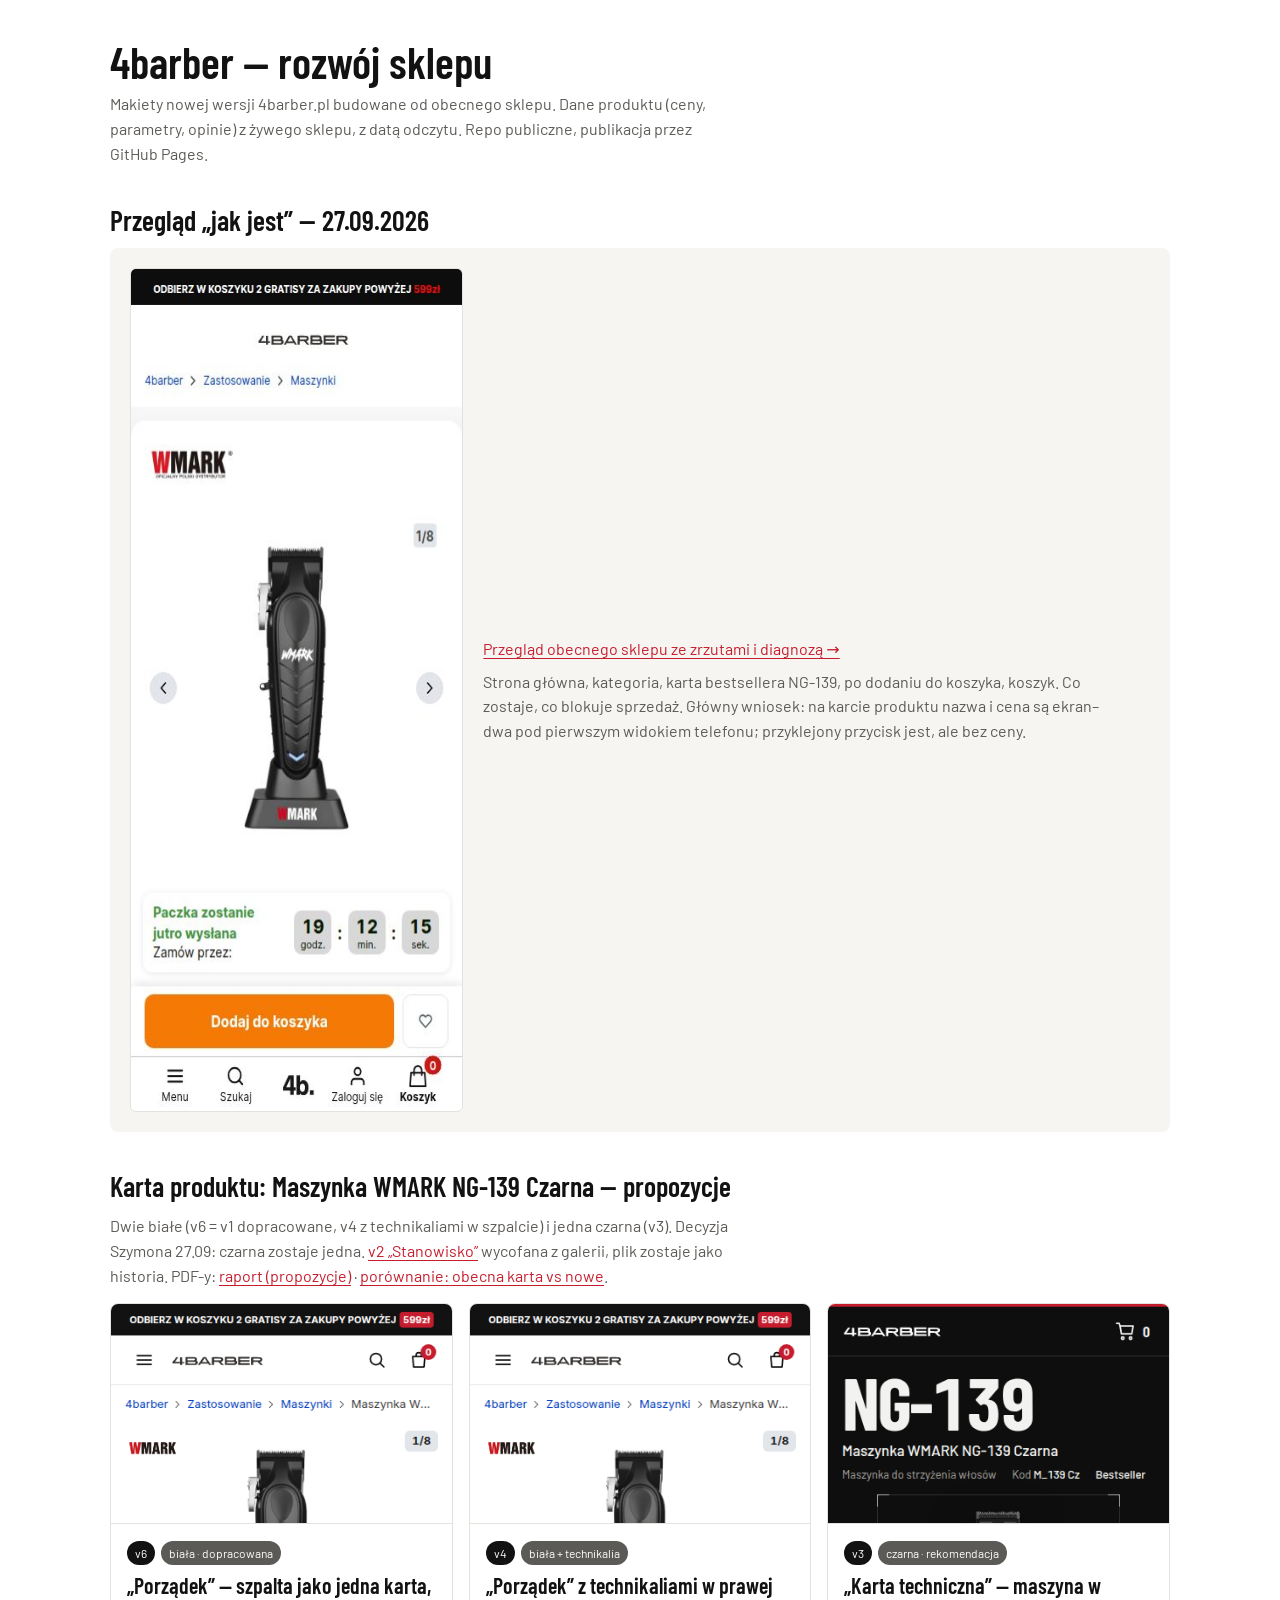
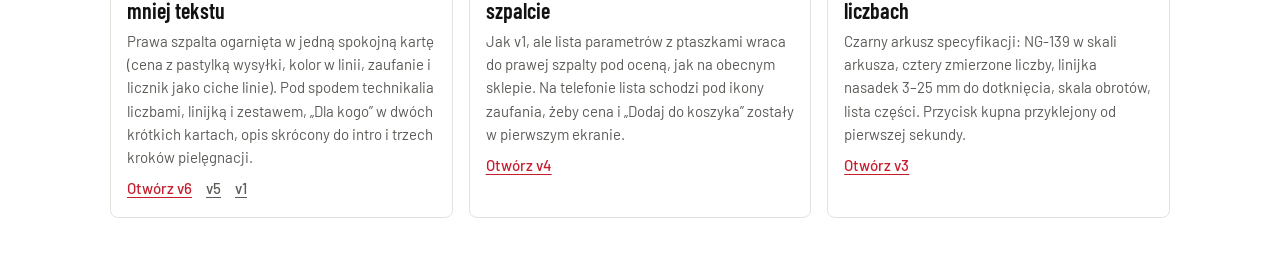
<file: index.html>
<!doctype html>
<html lang="pl">
<head>
<meta charset="UTF-8">
<meta name="viewport" content="width=device-width, initial-scale=1.0">
<meta name="robots" content="noindex">
<title>4barber — rozwój sklepu · galeria wersji</title>
<link href="https://fonts.googleapis.com/css2?family=Barlow:wght@400;500;600&family=Barlow+Condensed:wght@600&display=swap" rel="stylesheet">
<style>
/* Galeria wersji: każda pozycja = strona makiety + zrzuty; poprzednie wersje zostają. */
:root{--ink:#121212;--ink-2:#5C5A56;--line:#E4E2DD;--red:#C61D2E;--panel:#F6F5F2}
*{box-sizing:border-box}
body{margin:0;color:var(--ink);font:400 16px/1.55 Barlow,system-ui,sans-serif;background:#fff}
::selection{background:var(--red);color:#fff}
.wrap{max-width:1100px;margin:0 auto;padding:40px 20px 60px}
h1{font:600 44px/1 'Barlow Condensed',sans-serif;margin:0 0 8px}
h2{font:600 28px/1 'Barlow Condensed',sans-serif;margin:40px 0 14px}
p{margin:0}
.lead{color:var(--ink-2);max-width:70ch}
a{color:var(--red);text-underline-offset:3px}
.cards{display:grid;grid-template-columns:repeat(auto-fit,minmax(280px,1fr));gap:16px}
.card{border:1px solid var(--line);border-radius:8px;overflow:hidden;background:#fff;display:grid;grid-template-rows:auto 1fr}
.card img{width:100%;height:220px;object-fit:cover;object-position:top;border-bottom:1px solid var(--line);background:var(--panel)}
.card .b{padding:16px;display:grid;gap:8px;align-content:start}
.card h3{margin:0;font:600 22px/1.1 'Barlow Condensed',sans-serif}
.card .chip{display:inline-block;font-size:12px;padding:3px 8px;border-radius:999px;background:var(--ink);color:#fff;margin-right:6px}
.card .chip.rec{background:var(--red)}
.card p{font-size:15px;color:var(--ink-2)}
.card .links{display:flex;gap:14px;flex-wrap:wrap;font-size:15px;font-weight:500}
.audit{display:grid;grid-template-columns:1fr 2fr;gap:20px;padding:20px;background:var(--panel);border-radius:8px;align-items:center}
.audit img{width:100%;border:1px solid var(--line);border-radius:6px}
@media (max-width:700px){.audit{grid-template-columns:1fr}h1{font-size:34px}}
</style>
</head>
<body>
<div class="wrap">
  <h1>4barber — rozwój sklepu</h1>
  <p class="lead">Makiety nowej wersji 4barber.pl budowane od obecnego sklepu. Dane produktu (ceny, parametry, opinie) z żywego sklepu, z datą odczytu. Repo publiczne, publikacja przez GitHub Pages.</p>

  <h2>Przegląd „jak jest” — 27.09.2026</h2>
  <div class="audit">
    <img src="zrzuty/audyt-2026-09-27/m-pdp-ng139-fold-clean.jpg" width="390" height="844" alt="Obecna karta NG-139 na telefonie" loading="lazy">
    <div><p><a href="przeglad-2026-09-27.html">Przegląd obecnego sklepu ze zrzutami i diagnozą →</a></p><p class="lead" style="margin-top:8px">Strona główna, kategoria, karta bestsellera NG-139, po dodaniu do koszyka, koszyk. Co zostaje, co blokuje sprzedaż. Główny wniosek: na karcie produktu nazwa i cena są ekran–dwa pod pierwszym widokiem telefonu; przyklejony przycisk jest, ale bez ceny.</p></div>
  </div>

  <h2>Karta produktu: Maszynka WMARK NG-139 Czarna — propozycje</h2>
  <p class="lead" style="margin-bottom:14px">Dwie białe (v6 = v1 dopracowane, v4 z technikaliami w szpalcie) i jedna czarna (v3). Decyzja Szymona 27.09: czarna zostaje jedna. <a href="pdp-v2.html">v2 „Stanowisko”</a> wycofana z galerii, plik zostaje jako historia. PDF-y: <a href="raport-2026-09-27.pdf">raport (propozycje)</a> · <a href="porownanie-2026-09-27.pdf">porównanie: obecna karta vs nowe</a>.</p>
  <div class="cards">
    <article class="card">
      <img src="zrzuty/pdp-v6/m-fold.png" width="390" height="844" alt="v6 — pierwszy ekran na telefonie" loading="lazy">
      <div class="b"><div><span class="chip">v6</span><span class="chip" style="background:var(--ink-2)">biała · dopracowana</span></div><h3>„Porządek” — szpalta jako jedna karta, mniej tekstu</h3><p>Prawa szpalta ogarnięta w jedną spokojną kartę (cena z pastylką wysyłki, kolor w linii, zaufanie i licznik jako ciche linie). Pod spodem technikalia liczbami, linijką i zestawem, „Dla kogo” w dwóch krótkich kartach, opis skrócony do intro i trzech kroków pielęgnacji.</p><div class="links"><a href="pdp-v6.html">Otwórz v6</a> <a href="pdp-v5.html" style="color:var(--ink-2)">v5</a> <a href="pdp-v1.html" style="color:var(--ink-2)">v1</a></div></div>
    </article>
    <article class="card">
      <img src="zrzuty/pdp-v4/m-fold.png" width="390" height="844" alt="v4 — pierwszy ekran na telefonie" loading="lazy">
      <div class="b"><div><span class="chip">v4</span><span class="chip" style="background:var(--ink-2)">biała + technikalia</span></div><h3>„Porządek” z technikaliami w prawej szpalcie</h3><p>Jak v1, ale lista parametrów z ptaszkami wraca do prawej szpalty pod oceną, jak na obecnym sklepie. Na telefonie lista schodzi pod ikony zaufania, żeby cena i „Dodaj do koszyka” zostały w pierwszym ekranie.</p><div class="links"><a href="pdp-v4.html">Otwórz v4</a></div></div>
    </article>
    <article class="card">
      <img src="zrzuty/pdp-v3/m-fold.png" width="390" height="844" alt="v3 — pierwszy ekran na telefonie" loading="lazy">
      <div class="b"><div><span class="chip">v3</span><span class="chip" style="background:var(--ink-2)">czarna · rekomendacja</span></div><h3>„Karta techniczna” — maszyna w liczbach</h3><p>Czarny arkusz specyfikacji: NG-139 w skali arkusza, cztery zmierzone liczby, linijka nasadek 3–25 mm do dotknięcia, skala obrotów, lista części. Przycisk kupna przyklejony od pierwszej sekundy.</p><div class="links"><a href="pdp-v3.html">Otwórz v3</a></div></div>
    </article>
  </div>
</div>
</body>
</html>
</file>
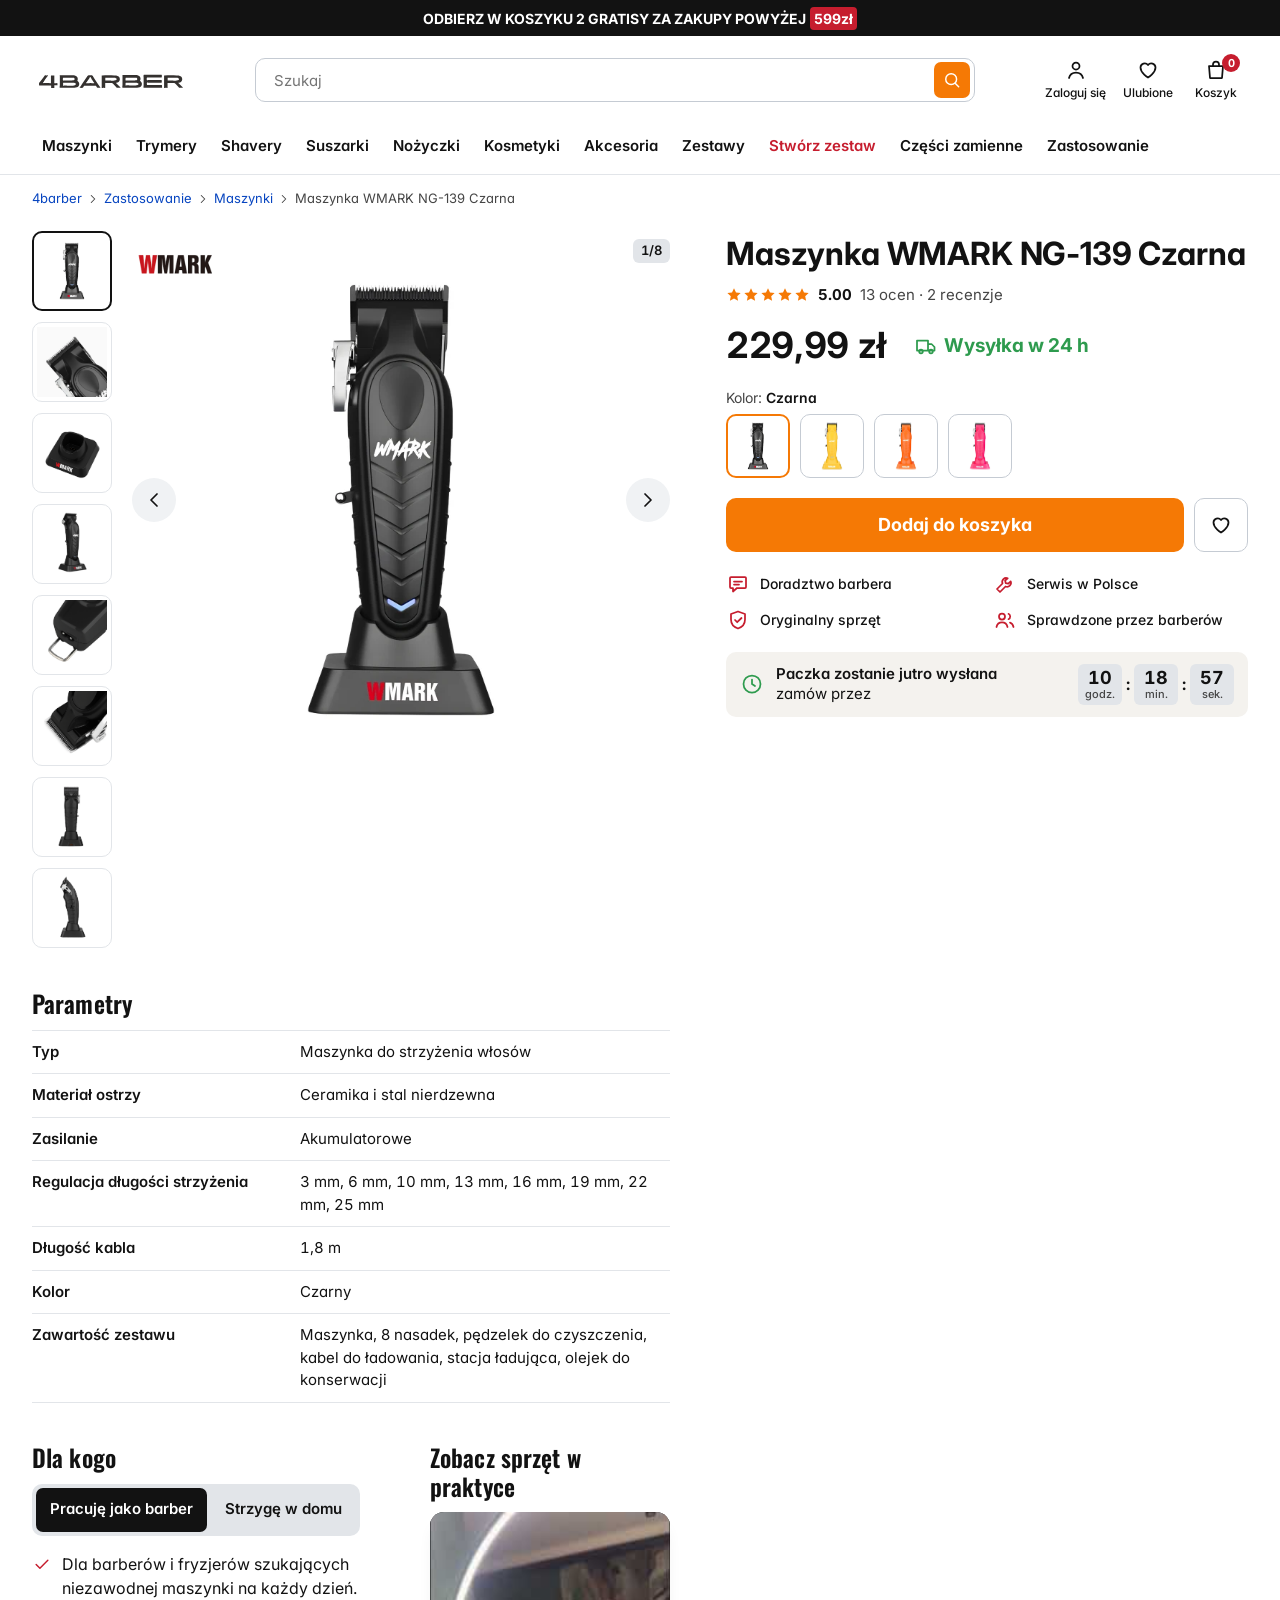
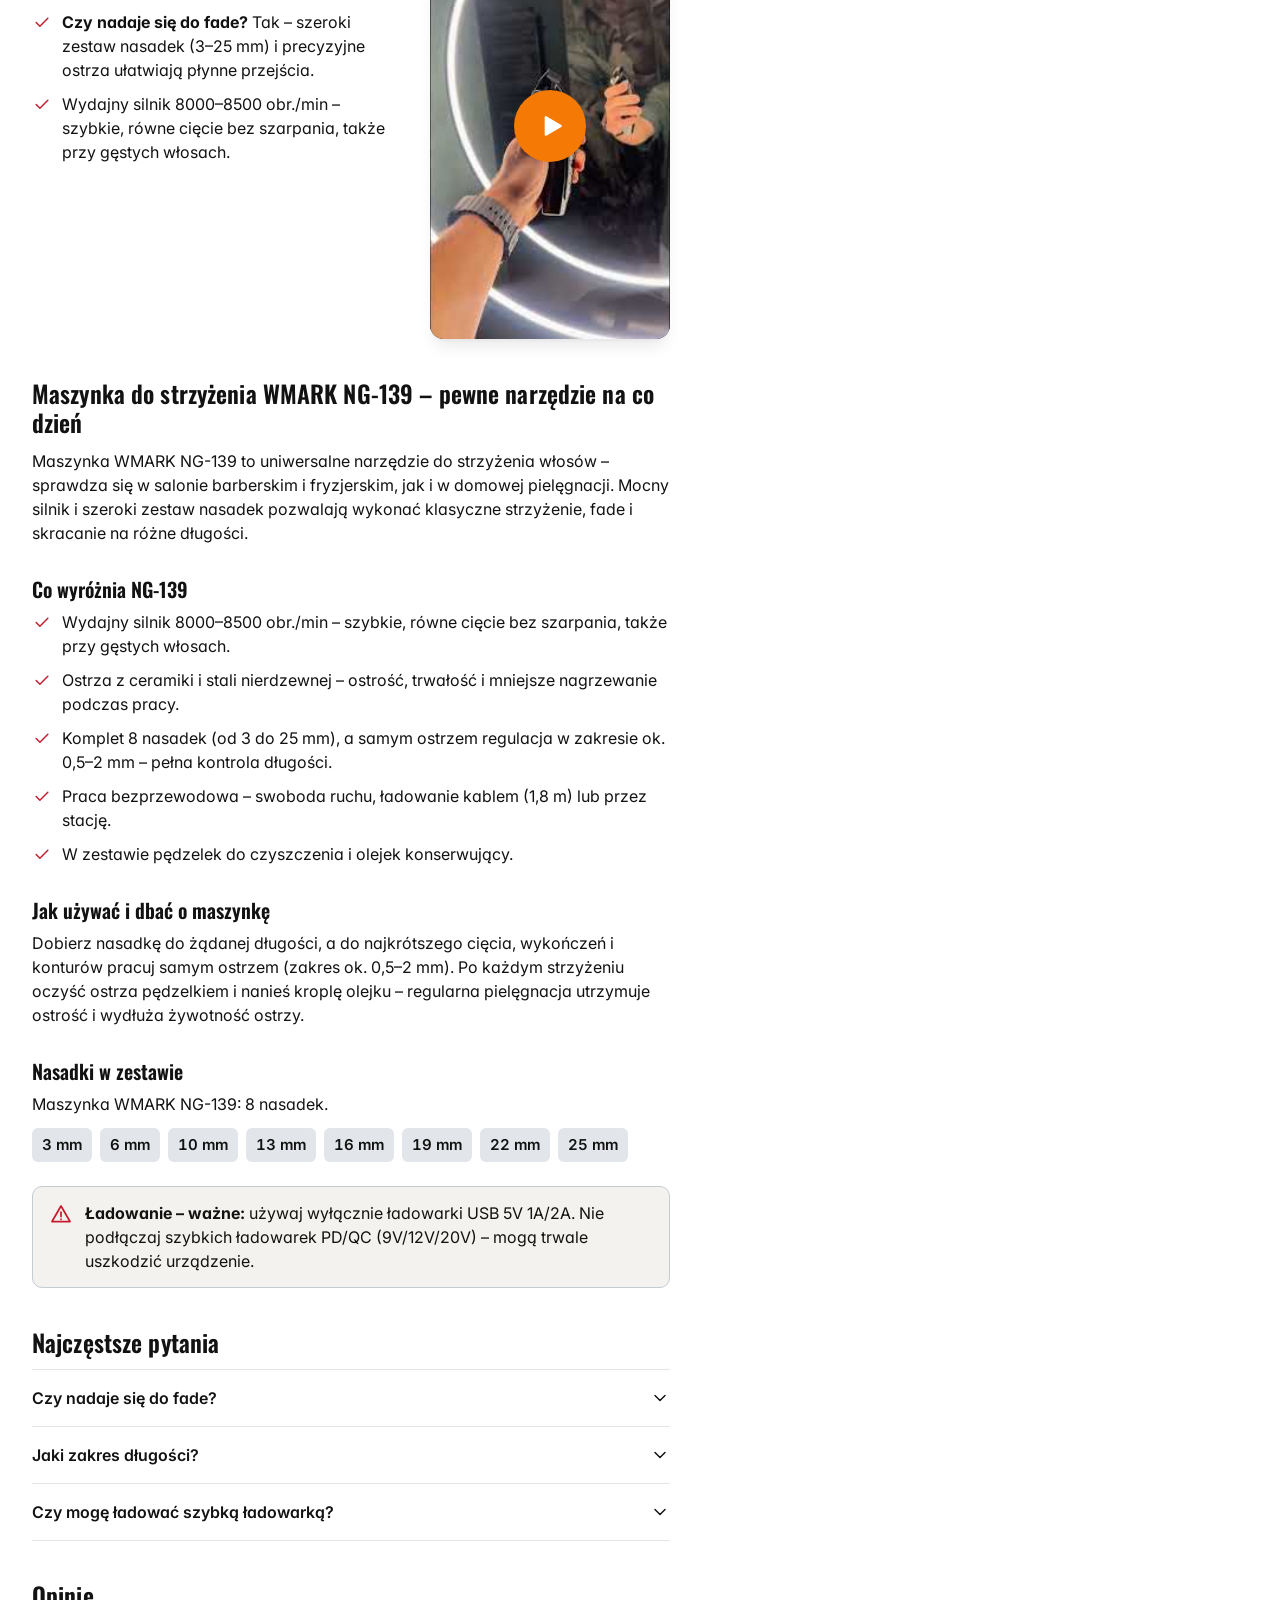
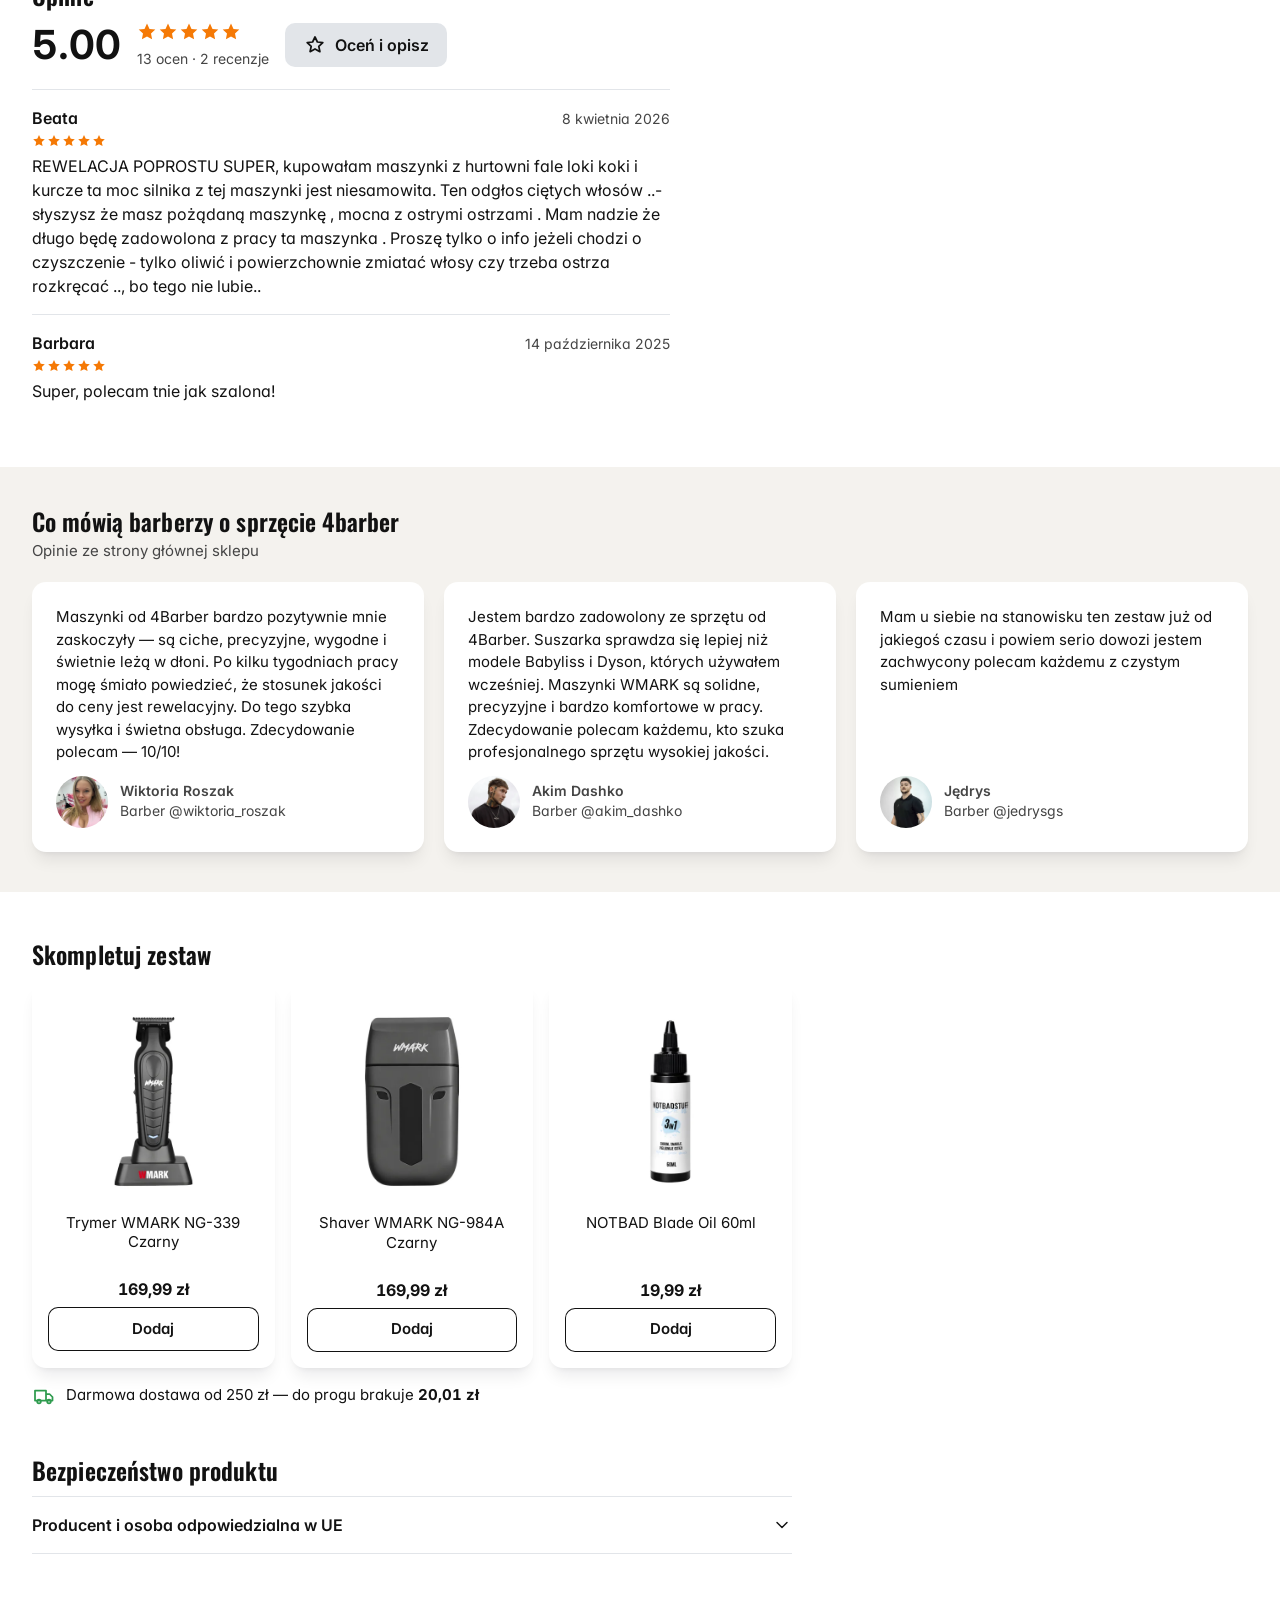
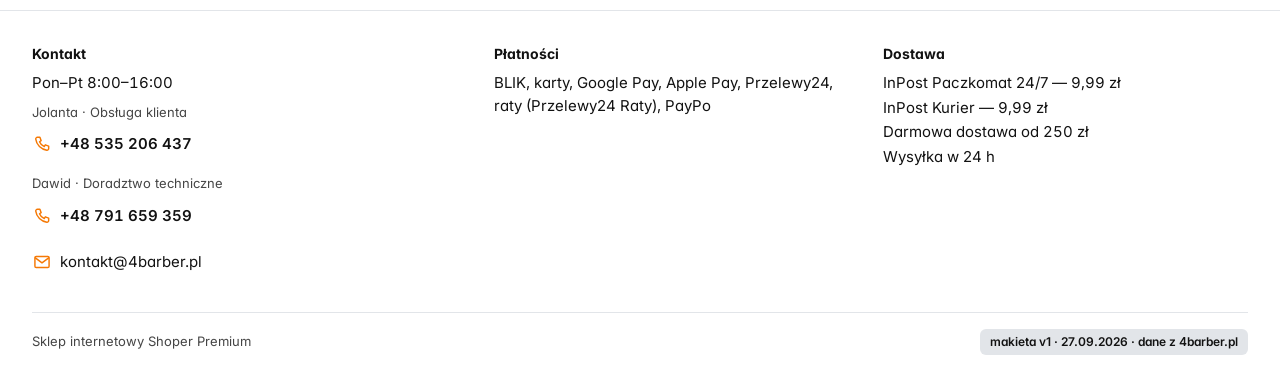
<file: pdp-v1.html>
<!doctype html>
<html lang="pl">
<head>
<meta charset="UTF-8">
<meta name="viewport" content="width=device-width, initial-scale=1, viewport-fit=cover">
<meta name="robots" content="noindex">
<title>Maszynka WMARK NG-139 Czarna · 4barber · makieta v1</title>
<meta name="description" content="Makieta v1 karty produktu 4barber.pl (ostrożna ewolucja). Dane z żywego sklepu, odczyt 27.09.2026.">
<link rel="preconnect" href="https://fonts.googleapis.com">
<link rel="preconnect" href="https://fonts.gstatic.com" crossorigin>
<link href="https://fonts.googleapis.com/css2?family=Inter:wght@400;500;600;700&family=Oswald:wght@600&display=swap" rel="stylesheet">
<link rel="preload" as="image" href="assets/ng139/czarna-01.webp" fetchpriority="high">
<style>
/* Tokeny = paleta zastana z CSS 4barber.pl (odczyt 27.09.2026). Nowych kolorów nie dodajemy. */
:root{
  --ink:#121212; --ink-2:#454545; --bg:#fff; --beige:#F4F2EE; --chip:#E2E5E9; --line:#C5CBD3; --band:#F0F2F4;
  --orange:#F57905;
  --red:#C61D2E; --green:#2E9B4E; --blue:#0745C0;
  --shadow:0 4px 6px -4px rgba(17,19,22,.08),0 12px 16px -4px rgba(17,19,22,.08);
  --shadow-up:0 -4px 6px -1px rgba(17,19,22,.08),0 -2px 4px -2px rgba(17,19,22,.08);
  --r:10px; --r-card:14px;
  --font:"Inter",system-ui,-apple-system,"Segoe UI",Roboto,Arial,sans-serif;
  --display:"Oswald","Arial Narrow",Arial,sans-serif;
  --pad:16px;
}
*,*::before,*::after{box-sizing:border-box}
html{-webkit-text-size-adjust:100%;scroll-behavior:smooth}
@media (prefers-reduced-motion:reduce){html{scroll-behavior:auto}*{transition:none!important;animation:none!important}}
body{margin:0;font-family:var(--font);font-size:16px;line-height:1.5;color:var(--ink);background:var(--bg);font-feature-settings:"cv11"}
img{display:block;max-width:100%;height:auto}
a{color:inherit}
button{font:inherit;color:inherit}
::selection{background:var(--orange);color:var(--ink)}
:focus-visible{outline:2px solid var(--ink);outline-offset:2px;border-radius:4px}
.sr-only{position:absolute;width:1px;height:1px;margin:-1px;overflow:hidden;clip:rect(0 0 0 0);white-space:nowrap;border:0}
.num{font-variant-numeric:tabular-nums}
.ico{width:24px;height:24px;flex:none;fill:none;stroke:currentColor;stroke-width:1.75;stroke-linecap:round;stroke-linejoin:round}
.wrap{max-width:1280px;margin:0 auto;padding:0 var(--pad)}
h2.sec{font-family:var(--display);font-weight:600;font-size:1.5rem;line-height:1.2;margin:48px 0 12px;letter-spacing:.005em}
h3.sub{font-family:var(--display);font-weight:600;font-size:1.25rem;line-height:1.25;margin:32px 0 8px}
p{margin:0 0 12px;max-width:68ch}

/* Przyciski: CTA pomarańczowy jak na sklepie + szary przycisk drugiego rzędu */
.btn{display:inline-flex;align-items:center;justify-content:center;gap:8px;min-height:44px;padding:0 18px;border:0;border-radius:var(--r);font-weight:600;text-decoration:none;cursor:pointer;transition:background-color .15s,box-shadow .15s}
.btn-cta{background:var(--orange);color:#fff;font-weight:700;font-size:1.125rem;height:54px;padding:0 20px}
.btn-cta:hover{box-shadow:var(--shadow)}
.btn-line{background:#fff;color:var(--ink);box-shadow:inset 0 0 0 1px var(--ink);font-weight:600}
.btn-line:hover{background:var(--band)}
.btn-line[aria-pressed="true"]{background:var(--chip);box-shadow:none}
.btn-2{background:var(--chip);color:var(--ink)}
.btn-2:hover{box-shadow:inset 0 0 0 1px var(--line)}
.btn-sm{min-height:44px;font-size:.9375rem;padding:0 14px}

/* ===== Pasek promocji ===== */
.promo{background:var(--ink);color:#fff;height:36px;display:flex;align-items:center;justify-content:center;font-size:11px;font-weight:700;letter-spacing:0;text-transform:uppercase;padding:0 6px;white-space:nowrap;overflow:hidden}
.promo b{color:#fff;background:var(--red);padding:1px 4px;border-radius:4px;margin-left:4px;text-transform:none}

/* ===== Nagłówek ===== */
.hdr{border-bottom:1px solid var(--chip);background:#fff}
.hdr-row{display:flex;align-items:center;height:56px;gap:4px}
.icon-btn{display:inline-flex;align-items:center;justify-content:center;width:44px;height:44px;border:0;background:none;border-radius:var(--r);cursor:pointer;position:relative;text-decoration:none}
.icon-btn:hover{background:var(--band)}
.logo{display:flex;align-items:center;height:44px;margin-right:auto;padding:0 4px}
.logo img{width:108px;height:15px}
.badge{position:absolute;top:4px;right:2px;min-width:18px;height:18px;border-radius:9px;background:var(--red);color:#fff;font-size:.6875rem;font-weight:700;line-height:18px;text-align:center;padding:0 4px}
.hdr-search,.hdr-nav,.hdr-acc-label,.only-d{display:none}

/* ===== Okruszki ===== */
.crumbs{height:44px;display:flex;align-items:center;font-size:.8125rem;overflow:hidden}
.crumbs ol{list-style:none;display:flex;align-items:center;margin:0;padding:0;min-width:0;white-space:nowrap}
.crumbs li{display:flex;align-items:center;flex:none}
.crumbs li:last-child{flex:1 1 auto;min-width:0;overflow:hidden}
.crumbs li:last-child span{overflow:hidden;text-overflow:ellipsis;color:var(--ink-2)}
.crumbs a{color:var(--blue);text-decoration:none;display:inline-flex;align-items:center;min-height:44px}
.crumbs a:hover{text-decoration:underline}
.crumbs .ico{width:14px;height:14px;margin:0 4px;color:var(--ink-2)}

/* ===== Układ karty: mobile jedna kolumna; desktop galeria+treść lewo, buy-box prawo sticky ===== */
.pdp{display:grid;grid-template-columns:minmax(0,1fr);grid-template-areas:"gal" "buy" "content"}
.gal{grid-area:gal;min-width:0}
.buy{grid-area:buy;min-width:0}
.content{grid-area:content;min-width:0}

/* ===== Galeria ===== */
.gal-main{position:relative}
.track{display:flex;overflow-x:auto;scroll-snap-type:x mandatory;scrollbar-width:none;height:300px}
.track::-webkit-scrollbar{display:none}
.slide{flex:0 0 100%;scroll-snap-align:center;display:flex;justify-content:center;align-items:center}
.slide img{width:300px;height:300px;object-fit:contain}
.gal-brand{position:absolute;top:4px;left:0;width:64px;height:auto;pointer-events:none;filter:brightness(1.04)}
.gal-count{position:absolute;top:8px;right:0;background:var(--chip);border-radius:6px;font-size:.8125rem;font-weight:600;padding:2px 8px}
.dots{display:flex;justify-content:center;gap:6px;height:16px;align-items:center}
.dots span{width:6px;height:6px;border-radius:50%;background:var(--line);transition:width .2s,background-color .2s}
.dots span.on{width:18px;border-radius:3px;background:var(--ink)}
.thumbs{display:none}
.gal-arrow{display:none}

/* ===== Buy-box ===== */
.buy h1{font-size:1.3125rem;line-height:1.3;font-weight:700;margin:12px 0 0;letter-spacing:-.005em}
.rating{display:inline-flex;align-items:center;gap:8px;margin:-4px 0 -8px;min-height:44px;font-size:.875rem;text-decoration:none;color:var(--ink)}
.rating:hover .rating-meta{text-decoration:underline}
.stars{display:inline-flex;gap:1px;color:var(--orange)}
.stars svg{width:16px;height:16px;fill:currentColor}
.rating b{font-weight:700}
.rating-meta{color:var(--ink-2)}
.price-row{display:flex;align-items:center;justify-content:space-between;gap:12px;margin-top:6px;flex-wrap:wrap}
.price{font-size:2rem;line-height:1.15;font-weight:700;letter-spacing:-.01em;font-variant-numeric:tabular-nums;white-space:nowrap}
.ship{display:inline-flex;align-items:center;gap:6px;color:var(--green);font-weight:700;font-size:1.1875rem;white-space:nowrap}
.variants{margin-top:12px}
.variants-label{font-size:.875rem;color:var(--ink-2);margin-bottom:6px}
.variants-label b{color:var(--ink);font-weight:600}
.swatches{display:flex;gap:10px}
.swatch{width:54px;height:54px;padding:2px;border:1px solid var(--line);border-radius:var(--r);background:#fff;cursor:pointer}
.swatch img{width:48px;height:48px;object-fit:contain;border-radius:7px}
.swatch[aria-pressed="true"]{border:2px solid var(--orange);padding:1px}
.swatch:hover{border-color:var(--ink-2)}
.cta-row{display:flex;gap:10px;margin-top:14px}
.cta-row .btn-cta{flex:1}
.fav{width:54px;height:54px;flex:none;border:1px solid var(--line);border-radius:var(--r);background:#fff;display:inline-flex;align-items:center;justify-content:center;cursor:pointer}
.fav:hover{border-color:var(--ink-2)}
.fav[aria-pressed="true"] .ico{fill:var(--red);stroke:var(--red)}
.trust{list-style:none;margin:14px 0 0;padding:0;display:grid;grid-template-columns:repeat(4,1fr);gap:4px}
.trust li{display:flex;flex-direction:column;align-items:center;text-align:center;gap:4px;font-size:.75rem;line-height:1.25;font-weight:500}
.trust .ico{color:var(--red)}

/* Licznik wysyłki (mechanizm sklepu, odlicza do 16:00) */
.cutoff{margin-top:20px;background:var(--beige);border-radius:var(--r);padding:12px 14px;display:flex;align-items:center;gap:12px;flex-wrap:wrap}
.cutoff .ico{color:var(--green)}
.cutoff-txt{flex:1 1 150px;font-size:.9375rem;line-height:1.35}
.cutoff-txt b{display:block;font-weight:600}
.timer{display:flex;align-items:center;gap:4px;font-variant-numeric:tabular-nums}
.timer span{display:flex;flex-direction:column;align-items:center;background:var(--chip);border-radius:6px;min-width:44px;padding:3px 4px;font-weight:700;font-size:1.125rem;line-height:1.2}
.timer small{font-size:.6875rem;font-weight:500;color:var(--ink-2)}
.timer i{font-style:normal;font-weight:700}

/* ===== Parametry (tabela) ===== */
.params{width:100%;border-collapse:collapse;font-size:.9375rem;max-width:720px}
.params th,.params td{text-align:left;vertical-align:top;padding:10px 0;border-bottom:1px solid var(--chip)}
.params th{font-weight:600;width:42%;padding-right:16px}
.params tr:first-child th,.params tr:first-child td{border-top:1px solid var(--chip)}

/* ===== Dla kogo (zakładki) ===== */
.tabs{display:inline-flex;background:var(--chip);border-radius:var(--r);padding:4px;gap:4px;max-width:100%}
.tab{min-height:44px;padding:0 14px;border:0;border-radius:7px;background:none;font-weight:600;font-size:.9375rem;cursor:pointer}
.tab[aria-selected="true"]{background:var(--ink);color:#fff}
.panel{padding-top:16px}
.panel ul{list-style:none;margin:0;padding:0;display:grid;gap:10px;max-width:68ch}
.panel li,.ticks li{display:flex;gap:10px}
.panel li .ico,.ticks li .ico{color:var(--red);width:20px;height:20px;margin-top:2px}

/* ===== Wideo ===== */
.video{position:relative;width:min(100%,260px);aspect-ratio:9/16;border-radius:var(--r-card);overflow:hidden;background:var(--ink);box-shadow:var(--shadow)}
.video img,.video iframe{position:absolute;inset:0;width:100%;height:100%;object-fit:cover;border:0}
.video button{position:absolute;inset:0;border:0;background:none;cursor:pointer;display:flex;align-items:center;justify-content:center}
.play{width:72px;height:72px;border-radius:50%;background:var(--orange);color:#fff;display:flex;align-items:center;justify-content:center;box-shadow:var(--shadow)}
.play .ico{width:30px;height:30px;fill:#fff;stroke:#fff;margin-left:4px}
.video-cap{font-size:.875rem;color:var(--ink-2);margin-top:8px}

/* ===== Opis ===== */
.ticks{list-style:none;margin:0;padding:0;display:grid;gap:10px;max-width:68ch}
.chips{display:flex;flex-wrap:wrap;gap:8px;list-style:none;margin:8px 0 0;padding:0}
.chips li{background:var(--chip);border-radius:6px;padding:6px 10px;font-weight:600;font-size:.9375rem;font-variant-numeric:tabular-nums}
.warn{display:flex;gap:12px;margin-top:24px;padding:14px 16px;border:1px solid var(--line);border-radius:var(--r);background:var(--beige);max-width:68ch}
.warn .ico{color:var(--red);margin-top:1px}
.warn p{margin:0}

/* ===== FAQ + Bezpieczeństwo (details) ===== */
.acc{max-width:760px}
.acc details{border-bottom:1px solid var(--chip)}
.acc details:first-child{border-top:1px solid var(--chip)}
.acc summary{list-style:none;display:flex;align-items:center;justify-content:space-between;gap:12px;min-height:56px;padding:12px 0;font-weight:600;cursor:pointer}
.acc summary::-webkit-details-marker{display:none}
.acc summary .ico{transition:transform .2s;width:20px;height:20px}
.acc details[open] summary .ico{transform:rotate(180deg)}
.acc .acc-body{padding:0 0 16px;color:var(--ink)}
.acc .acc-body p:last-child{margin-bottom:0}
.safety dl{margin:0;display:grid;gap:12px}
.safety dt{font-weight:600;font-size:.875rem}
.safety dd{margin:0;color:var(--ink-2)}

/* ===== Opinie ===== */
.rev-sum{display:flex;align-items:center;gap:16px;flex-wrap:wrap;margin-top:4px}
.rev-score{font-size:2.5rem;font-weight:700;line-height:1;font-variant-numeric:tabular-nums}
.rev-sum .stars svg{width:20px;height:20px}
.rev-sum .meta{font-size:.875rem;color:var(--ink-2)}
.rev-list{list-style:none;margin:20px 0 0;padding:0;max-width:760px}
.rev{padding:16px 0;border-top:1px solid var(--chip)}
.rev-head{display:flex;align-items:baseline;justify-content:space-between;gap:12px;flex-wrap:wrap}
.rev-head b{font-weight:600}
.rev time{font-size:.875rem;color:var(--ink-2)}
.rev .stars{margin:4px 0 6px}
.rev .stars svg{width:14px;height:14px}
.rev blockquote{margin:0;max-width:68ch}

/* Opinie barberów ze strony głównej — pas beżowy, karty z miękkim cieniem */
.barbers{background:var(--beige);margin-top:48px;padding:8px 0 40px}
.barbers h2.sec{margin-top:32px;margin-bottom:4px}
.barbers-note{color:var(--ink-2);font-size:.9375rem;margin-bottom:20px}
.quotes{display:grid;gap:14px;grid-template-columns:1fr;list-style:none;margin:0;padding:0}
.quote{margin:0;height:100%;background:#fff;border-radius:var(--r-card);box-shadow:var(--shadow);padding:18px;display:flex;flex-direction:column;gap:12px}
.quote blockquote{margin:0;font-size:.9375rem}
.quote figcaption{display:flex;align-items:center;gap:12px;margin-top:auto}
.quote figcaption img{width:52px;height:52px;border-radius:50%;object-fit:cover;object-position:50% 25%}
.quote figcaption b{display:block;font-weight:600;line-height:1.3}
.quote figcaption span{font-size:.875rem;color:var(--ink-2)}

/* ===== Skompletuj zestaw ===== */
.xsell{display:grid;grid-template-columns:repeat(3,minmax(0,1fr));gap:10px;list-style:none;margin:0;padding:0;max-width:760px}
.xitem{background:#fff;border-radius:var(--r-card);box-shadow:var(--shadow);padding:10px;display:flex;flex-direction:column;gap:6px;text-align:center}
.xitem img{width:100%;aspect-ratio:1;object-fit:contain}
.xitem .n{font-size:.8125rem;line-height:1.3;min-height:3.9em}
.xitem .p{font-weight:700;font-variant-numeric:tabular-nums}
.xitem .btn{width:100%}
.freeship{display:flex;align-items:center;gap:10px;margin:16px 0 0;font-size:.9375rem}
.freeship .ico{color:var(--green)}

/* ===== Stopka ===== */
.foot{margin-top:56px;border-top:1px solid var(--chip);padding:32px 0 24px;font-size:.9375rem}
.foot-grid{display:grid;gap:24px}
.foot h2{font-size:.875rem;font-weight:700;margin:0 0 8px}
.foot ul{list-style:none;margin:0;padding:0;display:grid;gap:2px}
.foot a{text-decoration:none;display:inline-flex;align-items:center;gap:8px;min-height:44px}
.foot a:hover{text-decoration:underline}
.foot .who{font-size:.8125rem;color:var(--ink-2);display:block;margin-top:6px}
.foot .tel{font-weight:600;font-variant-numeric:tabular-nums}
.foot .ico{width:20px;height:20px;color:var(--orange)}
.foot-bottom{display:flex;justify-content:space-between;align-items:center;gap:12px;flex-wrap:wrap;margin-top:28px;padding-top:16px;border-top:1px solid var(--chip);font-size:.8125rem;color:var(--ink-2)}
.chip-ver{background:var(--chip);color:var(--ink);border-radius:6px;padding:4px 10px;font-weight:600;font-size:.75rem}

/* ===== Sticky CTA na mobile ===== */
.sticky{position:fixed;left:0;right:0;bottom:0;z-index:40;background:#fff;box-shadow:var(--shadow-up);padding:10px var(--pad) calc(10px + env(safe-area-inset-bottom));display:flex;align-items:center;gap:12px;transform:translateY(110%);transition:transform .2s ease-out;visibility:hidden}
.sticky.show{transform:none;visibility:visible}
.sticky-price{display:flex;flex-direction:column;line-height:1.2}
.sticky-price b{font-size:1.25rem;font-variant-numeric:tabular-nums}
.sticky-price span{font-size:.8125rem;color:var(--ink-2)}
.sticky .btn-cta{flex:1}
body.has-sticky{padding-bottom:80px}

/* ===== Panel „Dodano do koszyka” ===== */
dialog.added{border:0;padding:0;margin:auto auto 0;width:100%;max-width:100%;max-height:92vh;border-radius:16px 16px 0 0;box-shadow:var(--shadow);color:var(--ink)}
dialog.added::backdrop{background:rgba(18,18,18,.55)}
.added-in{padding:16px var(--pad) calc(16px + env(safe-area-inset-bottom));display:grid;gap:16px}
.added-head{display:flex;align-items:center;justify-content:space-between}
.added-head h2{margin:0;font-size:1.25rem;font-weight:700}
.added-head .icon-btn{background:var(--chip);border-radius:50%}
.added-prod{display:flex;gap:12px;align-items:center}
.added-prod img{width:72px;height:72px;object-fit:contain}
.added-prod b{display:block;font-weight:600;line-height:1.3}
.added-prod .vat{font-size:.875rem;color:var(--ink-2)}
.added-head h2:focus{outline:none}
.added-prod .p{color:var(--ink);font-weight:700;font-size:1rem;font-variant-numeric:tabular-nums}
.bar-txt{font-size:.9375rem;margin:0 0 6px}
.bar{height:8px;border-radius:4px;background:var(--chip);overflow:hidden}
.bar i{display:block;height:100%;width:92%;background:var(--red);border-radius:4px}
.bar-scale{display:flex;justify-content:space-between;font-size:.75rem;color:var(--ink-2);margin-top:4px;font-variant-numeric:tabular-nums}
.added h3{margin:0 0 8px;font-size:1rem;font-weight:700}
.mini{display:grid;grid-template-columns:repeat(3,minmax(0,1fr));gap:8px;list-style:none;margin:0;padding:0}
.mini li{border:1px solid var(--chip);border-radius:var(--r);padding:8px;display:flex;flex-direction:column;gap:4px;text-align:center;font-size:.75rem;line-height:1.3}
.mini img{width:56px;height:56px;margin:0 auto;object-fit:contain}
.mini .p{font-weight:700;font-size:.875rem;font-variant-numeric:tabular-nums;margin-top:auto}
.mini .btn{min-height:44px;width:100%;font-size:.8125rem;padding:0 6px}
.added-actions{display:grid;gap:10px}
.added-actions .btn-cta{font-size:1.0625rem}
.added-actions .btn{width:100%}

/* ===== Desktop 1440 ===== */
@media (min-width:1024px){
  :root{--pad:32px}
  .promo{font-size:.875rem}
  .hdr-row{height:88px;gap:24px}
  .logo{margin-right:0}
  .logo img{width:150px;height:21px}
  .hdr-search{display:flex;flex:1;max-width:720px;height:44px;border:1px solid var(--line);border-radius:var(--r);align-items:center;padding:0 4px 0 16px;margin:0 auto}
  .hdr-search input{flex:1;border:0;font:inherit;font-size:.9375rem;background:none;min-width:0;height:100%}
  .hdr-search input:focus{outline:none}
  .hdr-search:focus-within{outline:2px solid var(--ink);outline-offset:2px}
  .hdr-search button{width:36px;height:36px;border:0;border-radius:7px;background:var(--orange);color:#fff;display:inline-flex;align-items:center;justify-content:center;cursor:pointer}
  .hdr-search button .ico{width:20px;height:20px}
  .only-m{display:none}
  .only-d{display:inline-flex}
  .hdr-acc{display:flex;gap:4px}
  .hdr-acc .icon-btn{width:auto;min-width:64px;height:56px;flex-direction:column;font-size:.75rem;gap:2px;padding:0 6px}
  .hdr-acc-label{display:block;font-weight:500}
  .hdr-acc .badge{right:8px;top:2px}
  .hdr-nav{display:block}
  .hdr-nav ul{list-style:none;display:flex;gap:4px;margin:0;padding:0 0 6px;flex-wrap:wrap}
  .hdr-nav a{display:inline-flex;align-items:center;min-height:44px;padding:0 10px;font-weight:600;font-size:.9375rem;text-decoration:none;border-radius:var(--r)}
  .hdr-nav a:hover{background:var(--band)}
  .hdr-nav .hot{color:var(--red)}

  .crumbs{height:48px}
  .pdp{grid-template-columns:minmax(0,55fr) minmax(0,45fr);grid-template-areas:"gal buy" "content buy";column-gap:56px;margin-top:8px}
  .buy{grid-row:1 / span 2;position:sticky;top:24px;align-self:start}

  .gal{display:grid;grid-template-columns:80px minmax(0,1fr);gap:20px;align-items:start}
  .thumbs{display:grid;gap:10px;list-style:none;margin:0;padding:0}
  .thumbs button{width:80px;height:80px;padding:4px;border:1px solid var(--chip);border-radius:var(--r);background:#fff;cursor:pointer}
  .thumbs button img{width:70px;height:70px;object-fit:contain}
  .thumbs button[aria-current="true"]{border:2px solid var(--ink);padding:3px}
  .thumbs button:hover{border-color:var(--ink-2)}
  .track{height:auto;aspect-ratio:1}
  .slide img{width:100%;height:100%}
  .gal-brand{width:88px;top:0}
  .dots{display:none}
  .gal-arrow{display:inline-flex;position:absolute;top:50%;transform:translateY(-50%);width:44px;height:44px;border-radius:50%;border:0;background:var(--band);align-items:center;justify-content:center;cursor:pointer}
  .gal-arrow:hover{background:var(--chip)}
  .gal-arrow.prev{left:0}.gal-arrow.next{right:0}

  .buy h1{font-size:2rem;line-height:1.2;margin-top:4px}
  .rating{font-size:.9375rem;margin:0 0 -8px}
  .price-row{margin-top:16px;justify-content:flex-start;column-gap:28px}
  .price{font-size:2.25rem}
  .variants{margin-top:20px}
  .swatch{width:64px;height:64px}
  .swatch img{width:58px;height:58px}
  .cta-row{margin-top:20px}
  .trust{margin-top:20px;grid-template-columns:repeat(2,1fr);gap:12px}
  .trust li{flex-direction:row;text-align:left;gap:10px;font-size:.875rem}

  .content h2.sec:first-child{margin-top:40px}
  .duo{display:grid;grid-template-columns:minmax(0,1fr) 240px;column-gap:40px;align-items:start}
  .quotes{grid-template-columns:repeat(3,1fr);gap:20px}
  .quote{padding:24px}
  .xsell{gap:16px}
  .xitem{padding:16px}
  .xitem .n{font-size:.9375rem}
  .foot-grid{grid-template-columns:1.2fr 1fr 1fr}

  .sticky{display:none}
  body.has-sticky{padding-bottom:0}

  dialog.added{margin:auto;max-width:520px;border-radius:16px}
  .added-in{padding:24px}
}
@media (min-width:1024px) and (max-height:760px){.buy{position:static}}
</style>
</head>
<body>

<!-- Sprite ikon: jedna rodzina, kreska 1,75 px, siatka 24 px; używane przez <use href="#i-…"> w całej stronie -->
<svg width="0" height="0" style="position:absolute" aria-hidden="true" focusable="false">
  <symbol id="i-menu" viewBox="0 0 24 24"><path d="M4 7h16M4 12h16M4 17h16"/></symbol>
  <symbol id="i-search" viewBox="0 0 24 24"><circle cx="11" cy="11" r="6.5"/><path d="m20 20-4.2-4.2"/></symbol>
  <symbol id="i-bag" viewBox="0 0 24 24"><path d="M5 8h14l-1 12H6L5 8Z"/><path d="M9 8V6.5a3 3 0 0 1 6 0V8"/></symbol>
  <symbol id="i-user" viewBox="0 0 24 24"><circle cx="12" cy="8" r="3.5"/><path d="M5 20c.8-3.6 3.6-5.5 7-5.5s6.2 1.9 7 5.5"/></symbol>
  <symbol id="i-heart" viewBox="0 0 24 24"><path d="M12 19.5s-7.5-4.4-7.5-10A4.2 4.2 0 0 1 12 7a4.2 4.2 0 0 1 7.5 2.5c0 5.6-7.5 10-7.5 10Z"/></symbol>
  <symbol id="i-chev-r" viewBox="0 0 24 24"><path d="m9 6 6 6-6 6"/></symbol>
  <symbol id="i-chev-l" viewBox="0 0 24 24"><path d="m15 6-6 6 6 6"/></symbol>
  <symbol id="i-chev-d" viewBox="0 0 24 24"><path d="m6 9 6 6 6-6"/></symbol>
  <symbol id="i-chat" viewBox="0 0 24 24"><path d="M5 5h14a1 1 0 0 1 1 1v9a1 1 0 0 1-1 1h-8l-4 3.5V16H5a1 1 0 0 1-1-1V6a1 1 0 0 1 1-1Z"/><path d="M8 9.5h8M8 12.5h5"/></symbol>
  <symbol id="i-wrench" viewBox="0 0 24 24"><path d="M14.7 6.3a4 4 0 0 0-5.2 5.2L4 17l3 3 5.5-5.5a4 4 0 0 0 5.2-5.2l-2.4 2.4-2.6-.6-.6-2.6 2.6-2.2Z"/></symbol>
  <symbol id="i-shield" viewBox="0 0 24 24"><path d="M12 3.5 19 6v5.5c0 4.2-2.9 7.6-7 9-4.1-1.4-7-4.8-7-9V6l7-2.5Z"/><path d="m9 12 2.2 2.2L15.5 10"/></symbol>
  <symbol id="i-users" viewBox="0 0 24 24"><circle cx="9" cy="8.5" r="3"/><path d="M3.5 19c.6-3 2.8-4.6 5.5-4.6s4.9 1.6 5.5 4.6"/><path d="M15.5 5.8a3 3 0 0 1 0 5.4M17 14.6c1.8.5 3 2 3.5 4.4"/></symbol>
  <symbol id="i-truck" viewBox="0 0 24 24"><path d="M3 6.5h11v10H3zM14 10h3.5l3 3v3.5H14"/><circle cx="7" cy="17.5" r="1.8"/><circle cx="17" cy="17.5" r="1.8"/></symbol>
  <symbol id="i-clock" viewBox="0 0 24 24"><circle cx="12" cy="12" r="8.5"/><path d="M12 7.5V12l3 2"/></symbol>
  <symbol id="i-check" viewBox="0 0 24 24"><path d="m5 12.5 4.5 4.5L19 7.5"/></symbol>
  <symbol id="i-alert" viewBox="0 0 24 24"><path d="M12 4 21 19.5H3L12 4Z"/><path d="M12 10v4.5M12 17.2v.1"/></symbol>
  <symbol id="i-play" viewBox="0 0 24 24"><path d="M7 5v14l12-7L7 5Z"/></symbol>
  <symbol id="i-close" viewBox="0 0 24 24"><path d="M6 6l12 12M18 6 6 18"/></symbol>
  <symbol id="i-phone" viewBox="0 0 24 24"><path d="M6.5 4h3l1.5 4-2 1.3a10 10 0 0 0 5.7 5.7L16 13l4 1.5v3a2 2 0 0 1-2.2 2A15.5 15.5 0 0 1 4.5 6.2 2 2 0 0 1 6.5 4Z"/></symbol>
  <symbol id="i-mail" viewBox="0 0 24 24"><rect x="3.5" y="5.5" width="17" height="13" rx="1.5"/><path d="m4 7 8 6 8-6"/></symbol>
  <symbol id="i-star-o" viewBox="0 0 24 24"><path d="m12 4 2.4 5 5.4.6-4 3.7 1.1 5.4L12 16l-4.9 2.7 1.1-5.4-4-3.7 5.4-.6L12 4Z"/></symbol>
  <symbol id="i-star" viewBox="0 0 20 20"><path d="m10 1.6 2.5 5.3 5.8.7-4.3 4 1.1 5.7L10 14.5l-5.1 2.8L6 11.6l-4.3-4 5.8-.7L10 1.6Z"/></symbol>
</svg>

<!-- Pasek promocji — ten sam komunikat, który sklep pokazuje dziś na każdej stronie -->
<div class="promo" role="note">Odbierz w koszyku 2 gratisy za zakupy powyżej <b class="num">599zł</b></div>

<!-- Nagłówek: mobile = menu, logo, lupa, koszyk; desktop = logo, wyszukiwarka, konto/ulubione/koszyk + menu kategorii -->
<header class="hdr">
  <div class="wrap">
    <div class="hdr-row">
      <button class="icon-btn only-m" type="button" aria-label="Menu"><svg class="ico"><use href="#i-menu"/></svg></button>
      <a class="logo" href="#" aria-label="4barber — strona główna"><img src="assets/brand/4barber-logo-a.svg" alt="4barber" width="150" height="21"></a>
      <form class="hdr-search" role="search" onsubmit="return false">
        <label class="sr-only" for="q">Szukaj</label>
        <input id="q" type="search" placeholder="Szukaj">
        <button type="submit" aria-label="Szukaj"><svg class="ico"><use href="#i-search"/></svg></button>
      </form>
      <button class="icon-btn only-m" type="button" aria-label="Szukaj"><svg class="ico"><use href="#i-search"/></svg></button>
      <div class="hdr-acc">
        <a class="icon-btn only-d" href="#"><svg class="ico" aria-hidden="true"><use href="#i-user"/></svg><span class="hdr-acc-label">Zaloguj się</span></a>
        <a class="icon-btn only-d" href="#"><svg class="ico" aria-hidden="true"><use href="#i-heart"/></svg><span class="hdr-acc-label">Ulubione</span></a>
        <a class="icon-btn" href="#" aria-label="Koszyk"><svg class="ico"><use href="#i-bag"/></svg><span class="hdr-acc-label">Koszyk</span><span class="badge num" id="cart-count">0</span></a>
      </div>
    </div>
    <nav class="hdr-nav" aria-label="Kategorie">
      <ul>
        <li><a href="#">Maszynki</a></li><li><a href="#">Trymery</a></li><li><a href="#">Shavery</a></li><li><a href="#">Suszarki</a></li>
        <li><a href="#">Nożyczki</a></li><li><a href="#">Kosmetyki</a></li><li><a href="#">Akcesoria</a></li><li><a href="#">Zestawy</a></li>
        <li><a href="#" class="hot">Stwórz zestaw</a></li><li><a href="#">Części zamienne</a></li><li><a href="#">Zastosowanie</a></li>
      </ul>
    </nav>
  </div>
</header>

<main class="wrap">
  <!-- Okruszki: jedna linia, ostatni element skracany wielokropkiem na telefonie -->
  <nav class="crumbs" aria-label="Okruszki">
    <ol>
      <li><a href="#">4barber</a><svg class="ico" aria-hidden="true"><use href="#i-chev-r"/></svg></li>
      <li><a href="#">Zastosowanie</a><svg class="ico" aria-hidden="true"><use href="#i-chev-r"/></svg></li>
      <li><a href="#">Maszynki</a><svg class="ico" aria-hidden="true"><use href="#i-chev-r"/></svg></li>
      <li><span aria-current="page">Maszynka WMARK NG-139 Czarna</span></li>
    </ol>
  </nav>

  <div class="pdp">
    <!-- Galeria: na telefonie przesuwana palcem (kropki + licznik), na desktopie miniatury w pionie + strzałki -->
    <section class="gal" aria-label="Zdjęcia produktu">
      <ul class="thumbs" id="thumbs">
        <li><button type="button" aria-current="true" aria-label="Zdjęcie 1 z 8"><img src="assets/ng139/czarna-01.webp" alt="" width="70" height="70"></button></li>
        <li><button type="button" aria-label="Zdjęcie 2 z 8"><img src="assets/ng139/czarna-02.webp" alt="" width="70" height="70" loading="lazy"></button></li>
        <li><button type="button" aria-label="Zdjęcie 3 z 8"><img src="assets/ng139/czarna-03.webp" alt="" width="70" height="70" loading="lazy"></button></li>
        <li><button type="button" aria-label="Zdjęcie 4 z 8"><img src="assets/ng139/czarna-04.webp" alt="" width="70" height="70" loading="lazy"></button></li>
        <li><button type="button" aria-label="Zdjęcie 5 z 8"><img src="assets/ng139/czarna-05.webp" alt="" width="70" height="70" loading="lazy"></button></li>
        <li><button type="button" aria-label="Zdjęcie 6 z 8"><img src="assets/ng139/czarna-06.webp" alt="" width="70" height="70" loading="lazy"></button></li>
        <li><button type="button" aria-label="Zdjęcie 7 z 8"><img src="assets/ng139/czarna-07.webp" alt="" width="70" height="70" loading="lazy"></button></li>
        <li><button type="button" aria-label="Zdjęcie 8 z 8"><img src="assets/ng139/czarna-08.webp" alt="" width="70" height="70" loading="lazy"></button></li>
      </ul>
      <div>
        <div class="gal-main">
          <div class="track" id="track" tabindex="0" aria-label="Zdjęcia: przesuń w bok">
            <div class="slide"><img id="main-img" src="assets/ng139/czarna-01.webp" alt="Maszynka WMARK NG-139 Czarna na stacji ładującej" width="750" height="750" fetchpriority="high"></div>
            <div class="slide"><img src="assets/ng139/czarna-02.webp" alt="Zestaw: maszynka, 8 nasadek, stacja i akcesoria" width="750" height="750" loading="lazy"></div>
            <div class="slide"><img src="assets/ng139/czarna-03.webp" alt="Maszynka WMARK NG-139 — detal" width="750" height="750" loading="lazy"></div>
            <div class="slide"><img src="assets/ng139/czarna-04.webp" alt="Maszynka WMARK NG-139 — detal" width="750" height="750" loading="lazy"></div>
            <div class="slide"><img src="assets/ng139/czarna-05.webp" alt="Maszynka WMARK NG-139 — detal" width="750" height="750" loading="lazy"></div>
            <div class="slide"><img src="assets/ng139/czarna-06.webp" alt="Maszynka WMARK NG-139 — detal" width="750" height="750" loading="lazy"></div>
            <div class="slide"><img src="assets/ng139/czarna-07.webp" alt="Maszynka WMARK NG-139 — detal" width="750" height="750" loading="lazy"></div>
            <div class="slide"><img src="assets/ng139/czarna-08.webp" alt="Maszynka WMARK NG-139 — detal" width="750" height="750" loading="lazy"></div>
          </div>
          <img class="gal-brand" src="assets/brand/wmark.jpg" alt="WMARK" width="242" height="179">
          <span class="gal-count num" aria-live="polite"><span id="gal-i">1</span>/8</span>
          <button class="gal-arrow prev" type="button" aria-label="Poprzednie zdjęcie" data-dir="-1"><svg class="ico"><use href="#i-chev-l"/></svg></button>
          <button class="gal-arrow next" type="button" aria-label="Następne zdjęcie" data-dir="1"><svg class="ico"><use href="#i-chev-r"/></svg></button>
        </div>
        <div class="dots" id="dots" aria-hidden="true"><span class="on"></span><span></span><span></span><span></span><span></span><span></span><span></span><span></span></div>
      </div>
    </section>

    <!-- Buy-box: wszystko, czego trzeba do decyzji, w pierwszym ekranie telefonu; na desktopie przyklejony po prawej -->
    <section class="buy" aria-labelledby="p-name">
      <h1 id="p-name">Maszynka WMARK NG-139 <span id="p-color">Czarna</span></h1>
      <a class="rating" href="#opinie">
        <span class="stars" aria-hidden="true"><svg><use href="#i-star"/></svg><svg><use href="#i-star"/></svg><svg><use href="#i-star"/></svg><svg><use href="#i-star"/></svg><svg><use href="#i-star"/></svg></span>
        <b class="num">5.00</b><span class="rating-meta">13 ocen · 2 recenzje</span>
      </a>
      <div class="price-row">
        <div class="price" aria-label="Cena 229,99 zł">229,99 zł</div>
        <div class="ship"><svg class="ico" aria-hidden="true"><use href="#i-truck"/></svg>Wysyłka w 24 h</div>
      </div>
      <div class="variants">
        <div class="variants-label" id="v-label">Kolor: <b id="v-name">Czarna</b></div>
        <div class="swatches" role="group" aria-labelledby="v-label">
          <button class="swatch" type="button" aria-pressed="true" data-name="Czarna" data-img="assets/ng139/czarna-01.webp" aria-label="Czarna"><img src="assets/ng139/czarna-01.webp" alt="" width="48" height="48"></button>
          <button class="swatch" type="button" aria-pressed="false" data-name="Żółta" data-img="assets/ng139/zolta.webp" aria-label="Żółta"><img src="assets/ng139/zolta.webp" alt="" width="48" height="48"></button>
          <button class="swatch" type="button" aria-pressed="false" data-name="Pomarańczowa" data-img="assets/ng139/pomaranczowa.webp" aria-label="Pomarańczowa"><img src="assets/ng139/pomaranczowa.webp" alt="" width="48" height="48"></button>
          <button class="swatch" type="button" aria-pressed="false" data-name="Różowa" data-img="assets/ng139/rozowa.webp" aria-label="Różowa"><img src="assets/ng139/rozowa.webp" alt="" width="48" height="48"></button>
        </div>
      </div>
      <div class="cta-row">
        <button class="btn btn-cta js-add" id="main-cta" type="button">Dodaj do koszyka</button>
        <button class="fav" type="button" aria-pressed="false" aria-label="Dodaj do ulubionych"><svg class="ico"><use href="#i-heart"/></svg></button>
      </div>
      <ul class="trust">
        <li><svg class="ico" aria-hidden="true"><use href="#i-chat"/></svg>Doradztwo barbera</li>
        <li><svg class="ico" aria-hidden="true"><use href="#i-wrench"/></svg>Serwis w Polsce</li>
        <li><svg class="ico" aria-hidden="true"><use href="#i-shield"/></svg>Oryginalny sprzęt</li>
        <li><svg class="ico" aria-hidden="true"><use href="#i-users"/></svg>Sprawdzone przez barberów</li>
      </ul>

      <!-- Licznik godziny granicznej wysyłki — mechanizm, który sklep ma już dziś -->
      <div class="cutoff">
        <svg class="ico" aria-hidden="true"><use href="#i-clock"/></svg>
        <div class="cutoff-txt"><b>Paczka zostanie jutro wysłana</b>zamów przez</div>
        <div class="timer" role="timer" aria-label="Czas do godziny granicznej wysyłki">
          <span><em class="num" id="t-h" style="font-style:normal">--</em><small>godz.</small></span><i aria-hidden="true">:</i>
          <span><em class="num" id="t-m" style="font-style:normal">--</em><small>min.</small></span><i aria-hidden="true">:</i>
          <span><em class="num" id="t-s" style="font-style:normal">--</em><small>sek.</small></span>
        </div>
      </div>
    </section>

    <div class="content">
      <!-- Parametry: krótka tabela z karty (dosłownie), zamiast listy z ptaszkami nad ceną -->
      <section aria-labelledby="h-params">
        <h2 class="sec" id="h-params">Parametry</h2>
        <table class="params">
          <tbody>
            <tr><th scope="row">Typ</th><td>Maszynka do strzyżenia włosów</td></tr>
            <tr><th scope="row">Materiał ostrzy</th><td>Ceramika i stal nierdzewna</td></tr>
            <tr><th scope="row">Zasilanie</th><td>Akumulatorowe</td></tr>
            <tr><th scope="row">Regulacja długości strzyżenia</th><td class="num">3 mm, 6 mm, 10 mm, 13 mm, 16 mm, 19 mm, 22 mm, 25 mm</td></tr>
            <tr><th scope="row">Długość kabla</th><td class="num">1,8 m</td></tr>
            <tr><th scope="row">Kolor</th><td>Czarny</td></tr>
            <tr><th scope="row">Zawartość zestawu</th><td>Maszynka, 8 nasadek, pędzelek do czyszczenia, kabel do ładowania, stacja ładująca, olejek do konserwacji</td></tr>
          </tbody>
        </table>
      </section>

      <div class="duo">
      <!-- Dla kogo: dwie grupy, które sklep już rozróżnia (barber / prywatnie); treść wyłącznie zdaniami z opisu karty -->
      <section aria-labelledby="h-who">
        <h2 class="sec" id="h-who">Dla kogo</h2>
        <div class="tabs" role="tablist" aria-label="Dla kogo">
          <button class="tab" role="tab" id="tab-pro" aria-selected="true" aria-controls="pan-pro" type="button">Pracuję jako barber</button>
          <button class="tab" role="tab" id="tab-home" aria-selected="false" aria-controls="pan-home" tabindex="-1" type="button">Strzygę w domu</button>
        </div>
        <div class="panel" role="tabpanel" id="pan-pro" aria-labelledby="tab-pro">
          <ul>
            <li><svg class="ico" aria-hidden="true"><use href="#i-check"/></svg><span>Dla barberów i fryzjerów szukających niezawodnej maszynki na każdy dzień.</span></li>
            <li><svg class="ico" aria-hidden="true"><use href="#i-check"/></svg><span><b>Czy nadaje się do fade?</b> Tak – szeroki zestaw nasadek (3–25 mm) i precyzyjne ostrza ułatwiają płynne przejścia.</span></li>
            <li><svg class="ico" aria-hidden="true"><use href="#i-check"/></svg><span>Wydajny silnik 8000–8500 obr./min – szybkie, równe cięcie bez szarpania, także przy gęstych włosach.</span></li>
          </ul>
        </div>
        <div class="panel" role="tabpanel" id="pan-home" aria-labelledby="tab-home" hidden>
          <ul>
            <li><svg class="ico" aria-hidden="true"><use href="#i-check"/></svg><span>Dla osób strzygących się w domu z profesjonalnym efektem.</span></li>
            <li><svg class="ico" aria-hidden="true"><use href="#i-check"/></svg><span><b>Jaki zakres długości?</b> Samym ostrzem ok. 0,5–2 mm, a z nasadkami od 3 do 25 mm.</span></li>
            <li><svg class="ico" aria-hidden="true"><use href="#i-check"/></svg><span>W zestawie pędzelek do czyszczenia i olejek konserwujący.</span></li>
          </ul>
        </div>
      </section>

      <!-- Wideo sklepu: lekka miniatura, iframe YouTube (nocookie) ładuje się dopiero po kliknięciu -->
      <section aria-labelledby="h-video">
        <h2 class="sec" id="h-video">Zobacz sprzęt w praktyce</h2>
        <div class="video" id="video">
          <img src="assets/ng139/video-thumb.jpg" alt="" width="480" height="360" loading="lazy">
          <button type="button" aria-label="Odtwórz wideo: Zobacz sprzęt w praktyce"><span class="play"><svg class="ico"><use href="#i-play"/></svg></span></button>
        </div>
      </section>
      </div>

      <!-- Opis produktu: treść karty dosłownie, pocięta nagłówkami Oswald jak na sklepie -->
      <section aria-labelledby="h-desc">
        <h2 class="sec" id="h-desc">Maszynka do strzyżenia WMARK NG-139 – pewne narzędzie na co dzień</h2>
        <p>Maszynka WMARK NG-139 to uniwersalne narzędzie do strzyżenia włosów – sprawdza się w salonie barberskim i fryzjerskim, jak i w domowej pielęgnacji. Mocny silnik i szeroki zestaw nasadek pozwalają wykonać klasyczne strzyżenie, fade i skracanie na różne długości.</p>

        <h3 class="sub">Co wyróżnia NG-139</h3>
        <ul class="ticks">
          <li><svg class="ico" aria-hidden="true"><use href="#i-check"/></svg><span>Wydajny silnik 8000–8500 obr./min – szybkie, równe cięcie bez szarpania, także przy gęstych włosach.</span></li>
          <li><svg class="ico" aria-hidden="true"><use href="#i-check"/></svg><span>Ostrza z ceramiki i stali nierdzewnej – ostrość, trwałość i mniejsze nagrzewanie podczas pracy.</span></li>
          <li><svg class="ico" aria-hidden="true"><use href="#i-check"/></svg><span>Komplet 8 nasadek (od 3 do 25 mm), a samym ostrzem regulacja w zakresie ok. 0,5–2 mm – pełna kontrola długości.</span></li>
          <li><svg class="ico" aria-hidden="true"><use href="#i-check"/></svg><span>Praca bezprzewodowa – swoboda ruchu, ładowanie kablem (1,8 m) lub przez stację.</span></li>
          <li><svg class="ico" aria-hidden="true"><use href="#i-check"/></svg><span>W zestawie pędzelek do czyszczenia i olejek konserwujący.</span></li>
        </ul>

        <h3 class="sub">Jak używać i dbać o maszynkę</h3>
        <p>Dobierz nasadkę do żądanej długości, a do najkrótszego cięcia, wykończeń i konturów pracuj samym ostrzem (zakres ok. 0,5–2 mm). Po każdym strzyżeniu oczyść ostrza pędzelkiem i nanieś kroplę olejku – regularna pielęgnacja utrzymuje ostrość i wydłuża żywotność ostrzy.</p>

        <h3 class="sub">Nasadki w zestawie</h3>
        <p>Maszynka WMARK NG-139: 8 nasadek.</p>
        <ul class="chips" aria-label="Długości nasadek">
          <li>3 mm</li><li>6 mm</li><li>10 mm</li><li>13 mm</li><li>16 mm</li><li>19 mm</li><li>22 mm</li><li>25 mm</li>
        </ul>

        <div class="warn" role="note">
          <svg class="ico" aria-hidden="true"><use href="#i-alert"/></svg>
          <p><b>Ładowanie – ważne:</b> używaj wyłącznie ładowarki USB 5V 1A/2A. Nie podłączaj szybkich ładowarek PD/QC (9V/12V/20V) – mogą trwale uszkodzić urządzenie.</p>
        </div>
      </section>

      <!-- FAQ: trzy pytania z karty jako akordeon, żeby nie wydłużać strony -->
      <section aria-labelledby="h-faq">
        <h2 class="sec" id="h-faq">Najczęstsze pytania</h2>
        <div class="acc">
          <details>
            <summary>Czy nadaje się do fade?<svg class="ico" aria-hidden="true"><use href="#i-chev-d"/></svg></summary>
            <div class="acc-body"><p>Tak – szeroki zestaw nasadek (3–25 mm) i precyzyjne ostrza ułatwiają płynne przejścia.</p></div>
          </details>
          <details>
            <summary>Jaki zakres długości?<svg class="ico" aria-hidden="true"><use href="#i-chev-d"/></svg></summary>
            <div class="acc-body"><p>Samym ostrzem ok. 0,5–2 mm, a z nasadkami od 3 do 25 mm.</p></div>
          </details>
          <details>
            <summary>Czy mogę ładować szybką ładowarką?<svg class="ico" aria-hidden="true"><use href="#i-chev-d"/></svg></summary>
            <div class="acc-body"><p>Nie. Używaj wyłącznie ładowarki USB 5V 1A/2A. Nie podłączaj szybkich ładowarek PD/QC (9V/12V/20V) – mogą trwale uszkodzić urządzenie.</p></div>
          </details>
        </div>
      </section>

      <!-- Opinie o produkcie: ocena, liczby i obie recenzje dosłownie -->
      <section id="opinie" aria-labelledby="h-rev">
        <h2 class="sec" id="h-rev">Opinie</h2>
        <div class="rev-sum">
          <span class="rev-score">5.00</span>
          <div>
            <span class="stars" aria-label="5 na 5 gwiazdek"><svg aria-hidden="true"><use href="#i-star"/></svg><svg aria-hidden="true"><use href="#i-star"/></svg><svg aria-hidden="true"><use href="#i-star"/></svg><svg aria-hidden="true"><use href="#i-star"/></svg><svg aria-hidden="true"><use href="#i-star"/></svg></span>
            <div class="meta">13 ocen · 2 recenzje</div>
          </div>
          <a class="btn btn-2" href="#"><svg class="ico" aria-hidden="true"><use href="#i-star-o"/></svg>Oceń i opisz</a>
        </div>
        <ul class="rev-list">
          <li class="rev">
            <div class="rev-head"><b>Beata</b><time datetime="2026-04-08">8 kwietnia 2026</time></div>
            <span class="stars" aria-label="5 na 5 gwiazdek"><svg aria-hidden="true"><use href="#i-star"/></svg><svg aria-hidden="true"><use href="#i-star"/></svg><svg aria-hidden="true"><use href="#i-star"/></svg><svg aria-hidden="true"><use href="#i-star"/></svg><svg aria-hidden="true"><use href="#i-star"/></svg></span>
            <blockquote>REWELACJA POPROSTU SUPER, kupowałam maszynki z hurtowni fale loki koki i kurcze ta moc silnika z tej maszynki jest niesamowita. Ten odgłos ciętych włosów ..- słyszysz że masz pożądaną maszynkę , mocna z ostrymi ostrzami . Mam nadzie że długo będę zadowolona z pracy ta maszynka . Proszę tylko o info jeżeli chodzi o czyszczenie - tylko oliwić i powierzchownie zmiatać włosy czy trzeba ostrza rozkręcać .., bo tego nie lubie..</blockquote>
          </li>
          <li class="rev">
            <div class="rev-head"><b>Barbara</b><time datetime="2025-10-14">14 października 2025</time></div>
            <span class="stars" aria-label="5 na 5 gwiazdek"><svg aria-hidden="true"><use href="#i-star"/></svg><svg aria-hidden="true"><use href="#i-star"/></svg><svg aria-hidden="true"><use href="#i-star"/></svg><svg aria-hidden="true"><use href="#i-star"/></svg><svg aria-hidden="true"><use href="#i-star"/></svg></span>
            <blockquote>Super, polecam tnie jak szalona!</blockquote>
          </li>
        </ul>
      </section>
    </div>
  </div>
</main>

<!-- Głos barberów: cytaty ze strony głównej sklepu, wyraźnie podpisane, że nie dotyczą tej karty -->
<section class="barbers" aria-labelledby="h-barbers">
  <div class="wrap">
    <h2 class="sec" id="h-barbers">Co mówią barberzy o sprzęcie 4barber</h2>
    <p class="barbers-note">Opinie ze strony głównej sklepu</p>
    <ul class="quotes">
      <li><figure class="quote">
        <blockquote>Maszynki od 4Barber bardzo pozytywnie mnie zaskoczyły — są ciche, precyzyjne, wygodne i świetnie leżą w dłoni. Po kilku tygodniach pracy mogę śmiało powiedzieć, że stosunek jakości do ceny jest rewelacyjny. Do tego szybka wysyłka i świetna obsługa. Zdecydowanie polecam — 10/10!</blockquote>
        <figcaption><img src="assets/barberzy/wiktoria-roszak.webp" alt="" width="52" height="52" loading="lazy"><span><b>Wiktoria Roszak</b><span>Barber @wiktoria_roszak</span></span></figcaption>
      </figure></li>
      <li><figure class="quote">
        <blockquote>Jestem bardzo zadowolony ze sprzętu od 4Barber. Suszarka sprawdza się lepiej niż modele Babyliss i Dyson, których używałem wcześniej. Maszynki WMARK są solidne, precyzyjne i bardzo komfortowe w pracy. Zdecydowanie polecam każdemu, kto szuka profesjonalnego sprzętu wysokiej jakości.</blockquote>
        <figcaption><img src="assets/barberzy/akim-dashko.webp" alt="" width="52" height="52" loading="lazy"><span><b>Akim Dashko</b><span>Barber @akim_dashko</span></span></figcaption>
      </figure></li>
      <li><figure class="quote">
        <blockquote>Mam u siebie na stanowisku ten zestaw już od jakiegoś czasu i powiem serio dowozi jestem zachwycony polecam każdemu z czystym sumieniem</blockquote>
        <figcaption><img src="assets/barberzy/jedrys.webp" alt="" width="52" height="52" loading="lazy"><span><b>Jędrys</b><span>Barber @jedrysgs</span></span></figcaption>
      </figure></li>
    </ul>
  </div>
</section>

<!-- Skompletuj zestaw: te same 3 produkty, które sklep proponuje po dodaniu do koszyka, + próg darmowej dostawy -->
<section class="wrap" aria-labelledby="h-xsell">
  <h2 class="sec" id="h-xsell">Skompletuj zestaw</h2>
  <ul class="xsell">
    <li class="xitem"><img src="assets/cross/trymer-ng339.webp" alt="" width="500" height="500" loading="lazy"><span class="n">Trymer WMARK NG-339 Czarny</span><span class="p">169,99 zł</span><button class="btn btn-sm btn-line js-x" type="button" aria-pressed="false">Dodaj</button></li>
    <li class="xitem"><img src="assets/cross/shaver-ng984a.webp" alt="" width="500" height="500" loading="lazy"><span class="n">Shaver WMARK NG-984A Czarny</span><span class="p">169,99 zł</span><button class="btn btn-sm btn-line js-x" type="button" aria-pressed="false">Dodaj</button></li>
    <li class="xitem"><img src="assets/cross/notbad-blade-oil.webp" alt="" width="500" height="500" loading="lazy"><span class="n">NOTBAD Blade Oil 60ml</span><span class="p">19,99 zł</span><button class="btn btn-sm btn-line js-x" type="button" aria-pressed="false">Dodaj</button></li>
  </ul>
  <p class="freeship"><svg class="ico" aria-hidden="true"><use href="#i-truck"/></svg><span>Darmowa dostawa od 250 zł — do progu brakuje <b class="num">20,01 zł</b></span></p>
</section>

<!-- Bezpieczeństwo produktu (GPSR): dane producenta i importera, zwinięte -->
<section class="wrap" aria-labelledby="h-safe">
  <h2 class="sec" id="h-safe">Bezpieczeństwo produktu</h2>
  <div class="acc safety">
    <details>
      <summary>Producent i osoba odpowiedzialna w UE<svg class="ico" aria-hidden="true"><use href="#i-chev-d"/></svg></summary>
      <div class="acc-body">
        <dl>
          <div><dt>Producent</dt><dd>New Gain, Shenzhen, Chiny</dd></div>
          <div><dt>Importer / osoba odpowiedzialna w UE</dt><dd>Miłosz Szczepkowski, Górnicza 1, Bukowno</dd></div>
        </dl>
      </div>
    </details>
  </div>
</section>

<!-- Mini-stopka: kontakt z ludźmi, płatności, dostawa, platforma + chip wersji makiety -->
<footer class="foot">
  <div class="wrap">
    <div class="foot-grid">
      <div>
        <h2>Kontakt</h2>
        <ul>
          <li><span class="num">Pon–Pt 8:00–16:00</span></li>
          <li><span class="who">Jolanta · Obsługa klienta</span><a class="tel" href="tel:+48535206437"><svg class="ico" aria-hidden="true"><use href="#i-phone"/></svg>+48 535 206 437</a></li>
          <li><span class="who">Dawid · Doradztwo techniczne</span><a class="tel" href="tel:+48791659359"><svg class="ico" aria-hidden="true"><use href="#i-phone"/></svg>+48 791 659 359</a></li>
          <li><a href="mailto:kontakt@4barber.pl"><svg class="ico" aria-hidden="true"><use href="#i-mail"/></svg>kontakt@4barber.pl</a></li>
        </ul>
      </div>
      <div>
        <h2>Płatności</h2>
        <p>BLIK, karty, Google Pay, Apple Pay, Przelewy24, raty (Przelewy24 Raty), PayPo</p>
      </div>
      <div>
        <h2>Dostawa</h2>
        <ul>
          <li>InPost Paczkomat 24/7 — <span class="num">9,99 zł</span></li>
          <li>InPost Kurier — <span class="num">9,99 zł</span></li>
          <li>Darmowa dostawa od <span class="num">250 zł</span></li>
          <li>Wysyłka w 24 h</li>
        </ul>
      </div>
    </div>
    <div class="foot-bottom">
      <span>Sklep internetowy Shoper Premium</span>
      <span class="chip-ver">makieta v1 · 27.09.2026 · dane z 4barber.pl</span>
    </div>
  </div>
</footer>

<!-- Sticky CTA (tylko telefon): pokazuje się, gdy główny przycisk zniknie z ekranu -->
<div class="sticky" id="sticky" aria-hidden="true">
  <div class="sticky-price"><b>229,99 zł</b><span>Wysyłka w 24 h</span></div>
  <button class="btn btn-cta js-add" type="button" tabindex="-1">Dodaj do koszyka</button>
</div>

<!-- Panel po dodaniu do koszyka: potwierdzenie, próg darmowej dostawy i „Skompletuj zestaw” (makieta, bez prawdziwego koszyka) -->
<dialog class="added" id="added" aria-labelledby="added-h">
  <div class="added-in">
    <div class="added-head">
      <h2 id="added-h" tabindex="-1" autofocus>Dodano do koszyka</h2>
      <button class="icon-btn" type="button" data-close aria-label="Zamknij"><svg class="ico"><use href="#i-close"/></svg></button>
    </div>
    <div class="added-prod">
      <img src="assets/ng139/czarna-01.webp" alt="" width="72" height="72">
      <div><b>Maszynka WMARK NG-139 <span id="added-color">Czarna</span></b><span class="vat"><span class="p">229,99 zł</span> w tym 23% VAT</span></div>
    </div>
    <div>
      <p class="bar-txt">Do darmowej dostawy brakuje Ci <b class="num">20,01 zł</b></p>
      <div class="bar" role="img" aria-label="Wartość koszyka względem progu darmowej dostawy"><i></i></div>
      <div class="bar-scale"><span>0 zł</span><span>250 zł</span></div>
    </div>
    <div>
      <h3>Skompletuj zestaw</h3>
      <ul class="mini">
        <li><img src="assets/cross/trymer-ng339.webp" alt="" width="56" height="56" loading="lazy">Trymer WMARK NG-339 Czarny<span class="p">169,99 zł</span><button class="btn btn-line js-x" type="button" aria-pressed="false">Dodaj</button></li>
        <li><img src="assets/cross/shaver-ng984a.webp" alt="" width="56" height="56" loading="lazy">Shaver WMARK NG-984A Czarny<span class="p">169,99 zł</span><button class="btn btn-line js-x" type="button" aria-pressed="false">Dodaj</button></li>
        <li><img src="assets/cross/notbad-blade-oil.webp" alt="" width="56" height="56" loading="lazy">NOTBAD Blade Oil 60ml<span class="p">19,99 zł</span><button class="btn btn-line js-x" type="button" aria-pressed="false">Dodaj</button></li>
      </ul>
    </div>
    <div class="added-actions">
      <a class="btn btn-cta" href="#">Przejdź do realizacji zamówienia</a>
      <button class="btn btn-2" type="button" data-close>Przeglądaj dalej</button>
    </div>
  </div>
</dialog>

<script>
/* Zachowanie makiety: galeria, warianty, zakładki, wideo, licznik do 16:00, sticky CTA, panel koszyka. Bez zależności. */
(function () {
  var $ = function (s, r) { return (r || document).querySelector(s); };
  var $$ = function (s, r) { return Array.prototype.slice.call((r || document).querySelectorAll(s)); };

  // Galeria: licznik/kropki/miniatury śledzą przewijany tor; miniatury i strzałki przewijają tor.
  var track = $('#track'), slides = $$('.slide', track), dots = $$('#dots span'), thumbs = $$('#thumbs button'), cur = 0;
  function mark(i) {
    cur = i; $('#gal-i').textContent = i + 1;
    dots.forEach(function (d, k) { d.classList.toggle('on', k === i); });
    thumbs.forEach(function (t, k) { t.setAttribute('aria-current', k === i ? 'true' : 'false'); });
  }
  function go(i) { i = (i + slides.length) % slides.length; track.scrollTo({ left: slides[i].offsetLeft - track.offsetLeft, behavior: 'smooth' }); mark(i); }
  track.addEventListener('scroll', function () { var i = Math.round(track.scrollLeft / track.clientWidth); if (i !== cur) mark(i); }, { passive: true });
  thumbs.forEach(function (t, k) { t.addEventListener('click', function () { go(k); }); });
  $$('.gal-arrow').forEach(function (b) { b.addEventListener('click', function () { go(cur + (+b.dataset.dir)); }); });

  // Warianty koloru: w sklepie to osobne produkty w tej samej cenie; tu podmieniamy nazwę i zdjęcie główne.
  $$('.swatch').forEach(function (s) {
    s.addEventListener('click', function () {
      $$('.swatch').forEach(function (o) { o.setAttribute('aria-pressed', o === s ? 'true' : 'false'); });
      var n = s.dataset.name; $('#v-name').textContent = n; $('#p-color').textContent = n; $('#added-color').textContent = n;
      $('#main-img').src = s.dataset.img; go(0);
    });
  });

  // Ulubione: tylko stan wizualny.
  $$('.fav').forEach(function (f) { f.addEventListener('click', function () { f.setAttribute('aria-pressed', f.getAttribute('aria-pressed') === 'true' ? 'false' : 'true'); }); });

  // Zakładki „Dla kogo” (klawiatura: strzałki).
  var tabs = $$('[role=tab]');
  function sel(t) {
    tabs.forEach(function (o) { var on = o === t; o.setAttribute('aria-selected', on); o.tabIndex = on ? 0 : -1; $('#' + o.getAttribute('aria-controls')).hidden = !on; });
    t.focus();
  }
  tabs.forEach(function (t, k) {
    t.addEventListener('click', function () { sel(t); });
    t.addEventListener('keydown', function (e) { if (e.key === 'ArrowRight' || e.key === 'ArrowLeft') { e.preventDefault(); sel(tabs[(k + (e.key === 'ArrowRight' ? 1 : -1) + tabs.length) % tabs.length]); } });
  });

  // Wideo: iframe dopiero po kliknięciu (nocookie).
  $('#video button').addEventListener('click', function () {
    var f = document.createElement('iframe');
    f.src = 'https://www.youtube-nocookie.com/embed/qas1XSsTVe8?autoplay=1&rel=0';
    f.title = 'Zobacz sprzęt w praktyce'; f.allow = 'autoplay; encrypted-media; picture-in-picture'; f.allowFullscreen = true;
    $('#video').replaceChildren(f);
  });

  // Licznik: do najbliższej 16:00 (dziś albo jutro).
  function pad(n) { return (n < 10 ? '0' : '') + n; }
  function tick() {
    var now = new Date(), t = new Date(now); t.setHours(16, 0, 0, 0); if (t <= now) t.setDate(t.getDate() + 1);
    var s = Math.floor((t - now) / 1000);
    $('#t-h').textContent = pad(Math.floor(s / 3600)); $('#t-m').textContent = pad(Math.floor(s % 3600 / 60)); $('#t-s').textContent = pad(s % 60);
  }
  tick(); setInterval(tick, 1000);

  // Sticky CTA: widoczny tylko, gdy główny przycisk jest poza ekranem.
  var sticky = $('#sticky'), stickyBtn = $('.js-add', sticky);
  if ('IntersectionObserver' in window) {
    new IntersectionObserver(function (es) {
      var hide = es[0].isIntersecting;
      sticky.classList.toggle('show', !hide); sticky.setAttribute('aria-hidden', hide); stickyBtn.tabIndex = hide ? -1 : 0;
      document.body.classList.toggle('has-sticky', !hide);
    }).observe($('#main-cta'));
  }

  // Panel „Dodano do koszyka”.
  var dlg = $('#added');
  function openAdded() { $('#cart-count').textContent = '1'; dlg.showModal(); }
  $$('.js-add').forEach(function (b) { b.addEventListener('click', openAdded); });
  if (location.hash === '#dodano') openAdded(); // link podglądu panelu: pdp-v1.html#dodano
  $$('[data-close]', dlg).forEach(function (b) { b.addEventListener('click', function () { dlg.close(); }); });
  dlg.addEventListener('click', function (e) { if (e.target === dlg) dlg.close(); });
  $$('.js-x').forEach(function (b) {
    b.addEventListener('click', function () { var on = b.getAttribute('aria-pressed') !== 'true'; b.setAttribute('aria-pressed', on); b.textContent = on ? 'Dodano' : 'Dodaj'; });
  });
})();
</script>
</body>
</html>
</file>
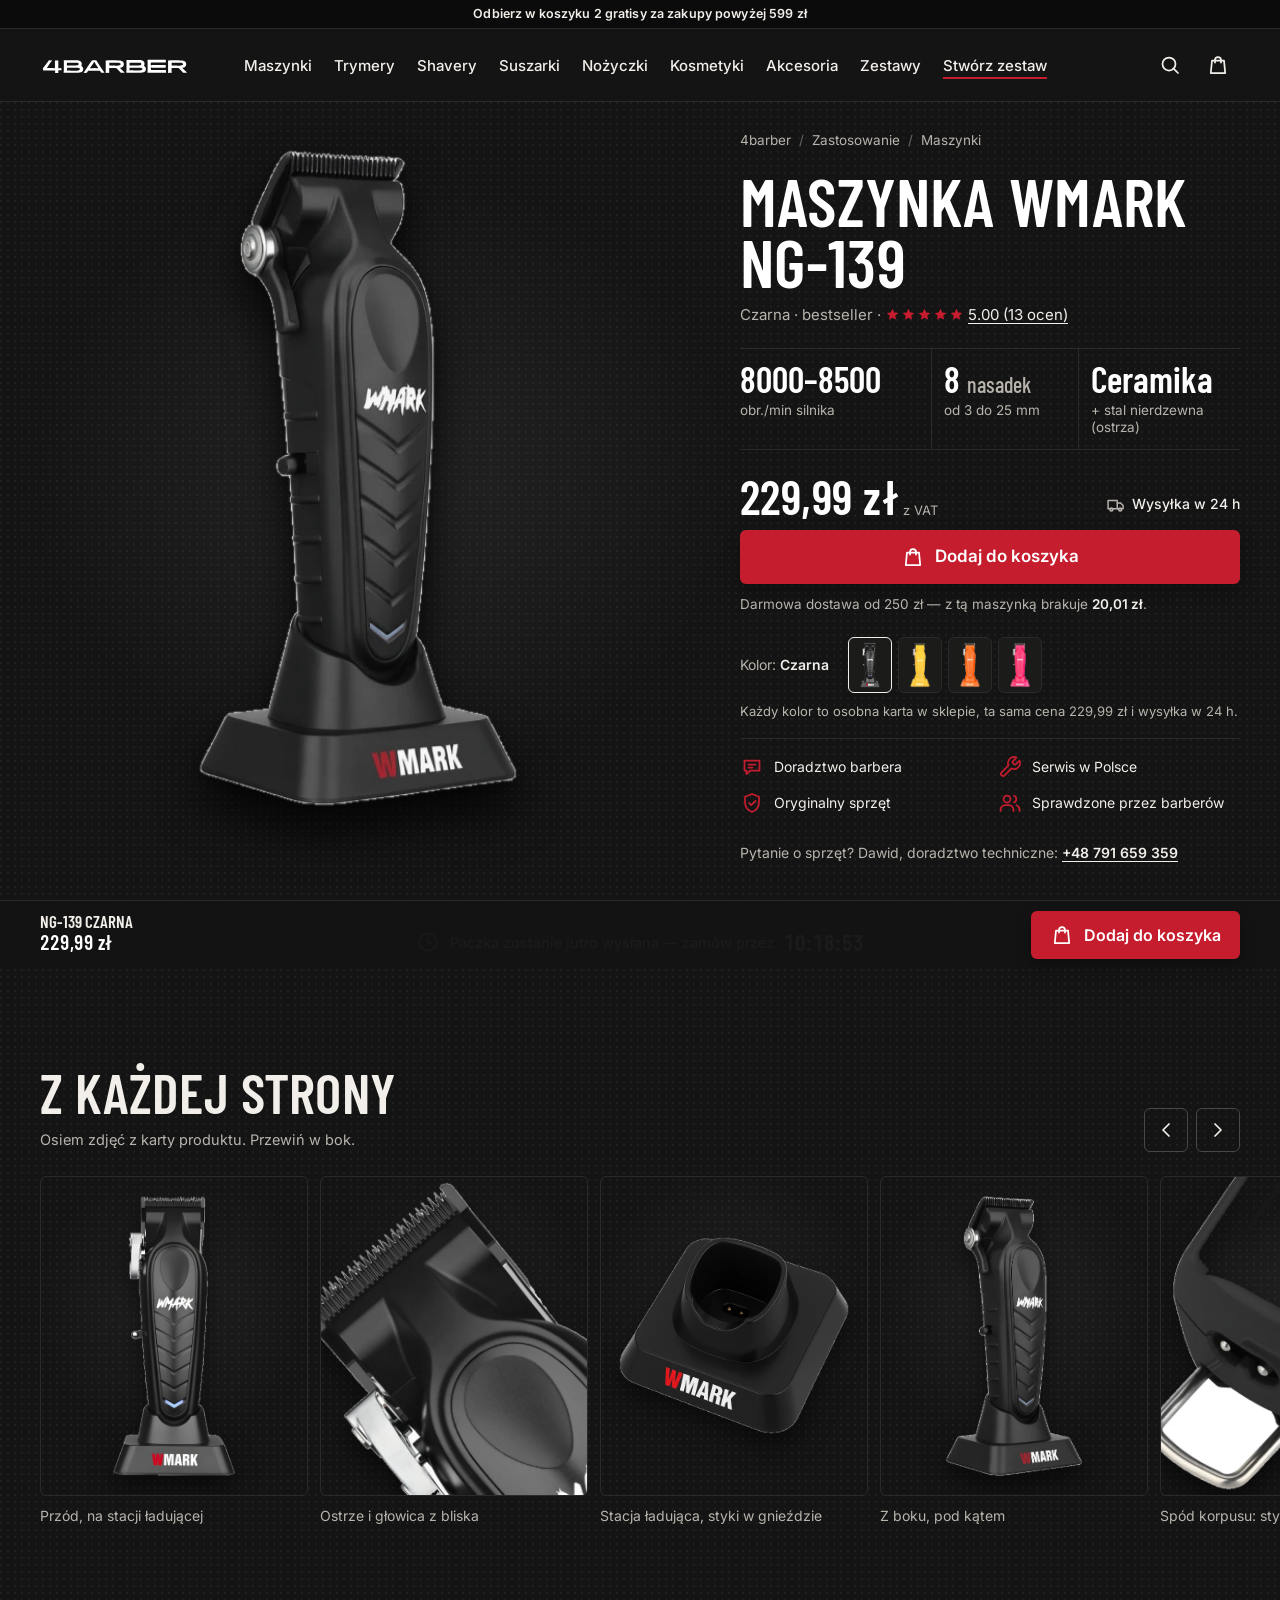
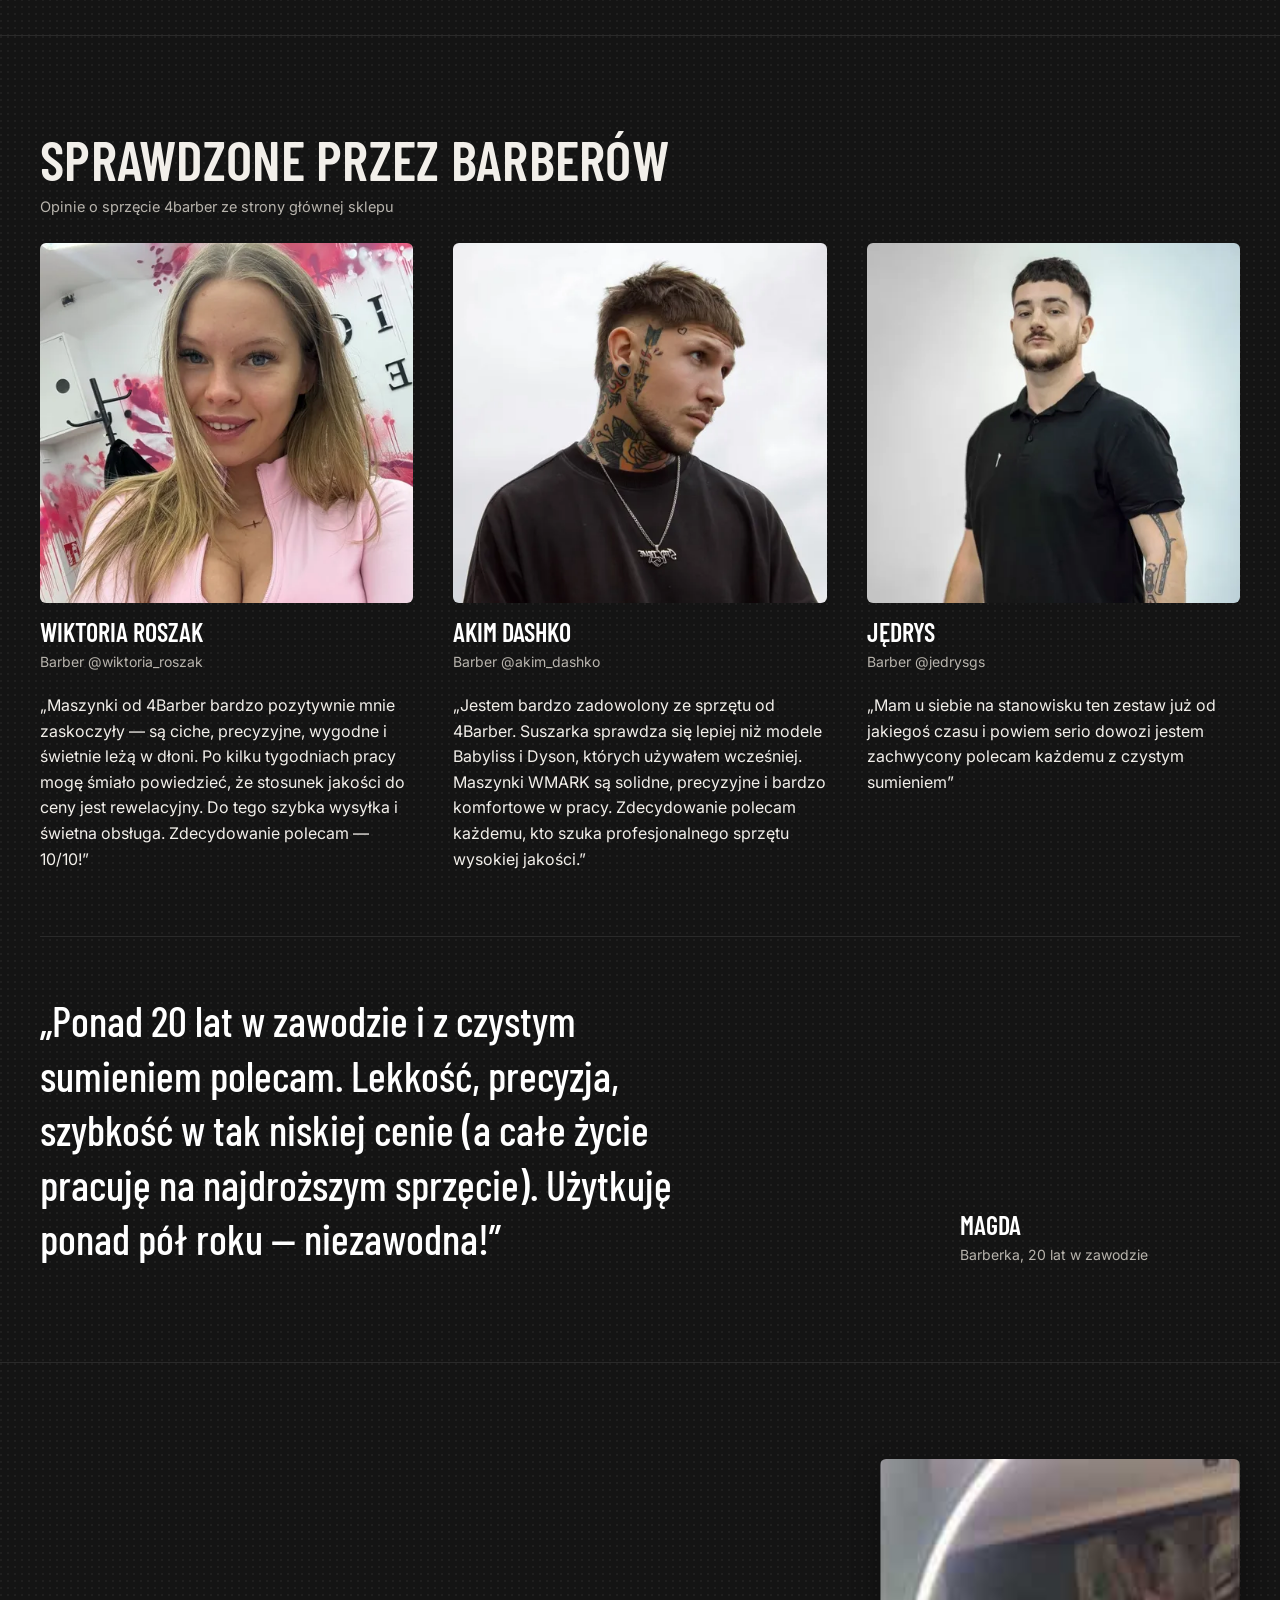
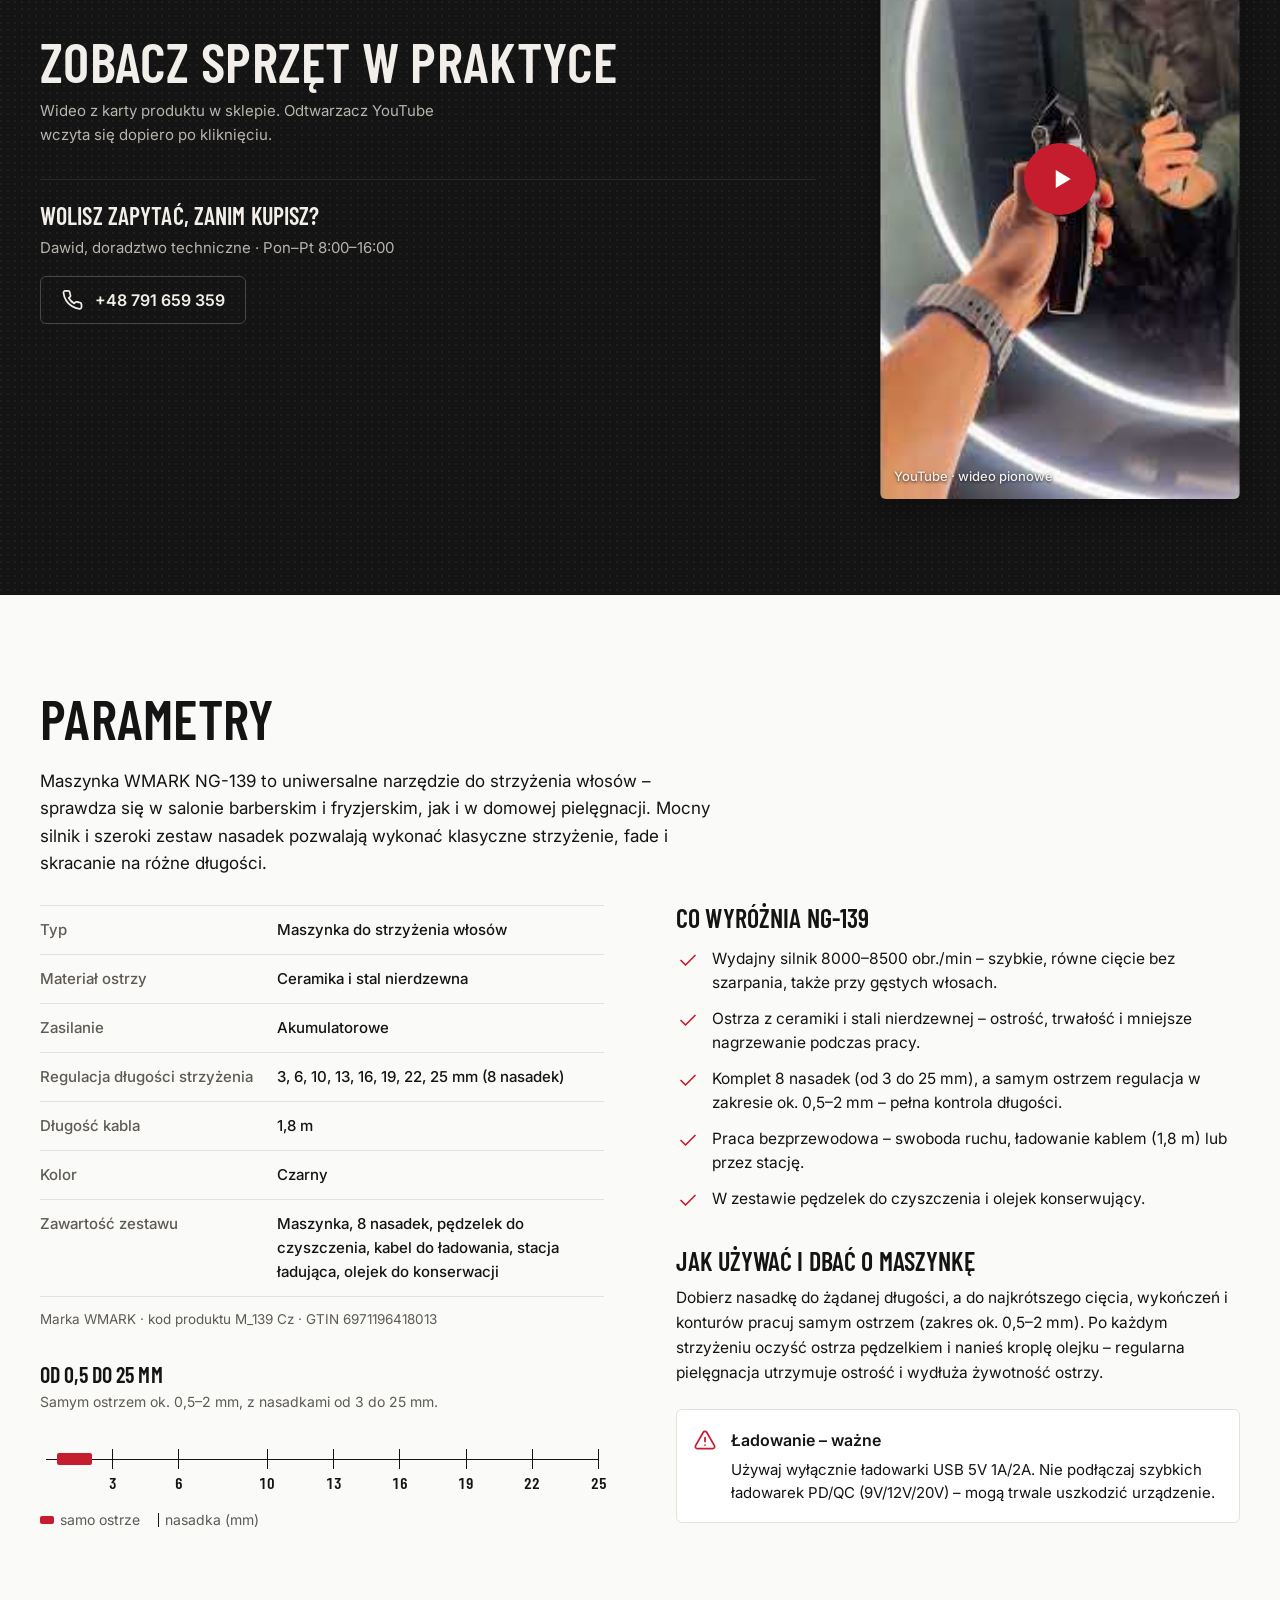
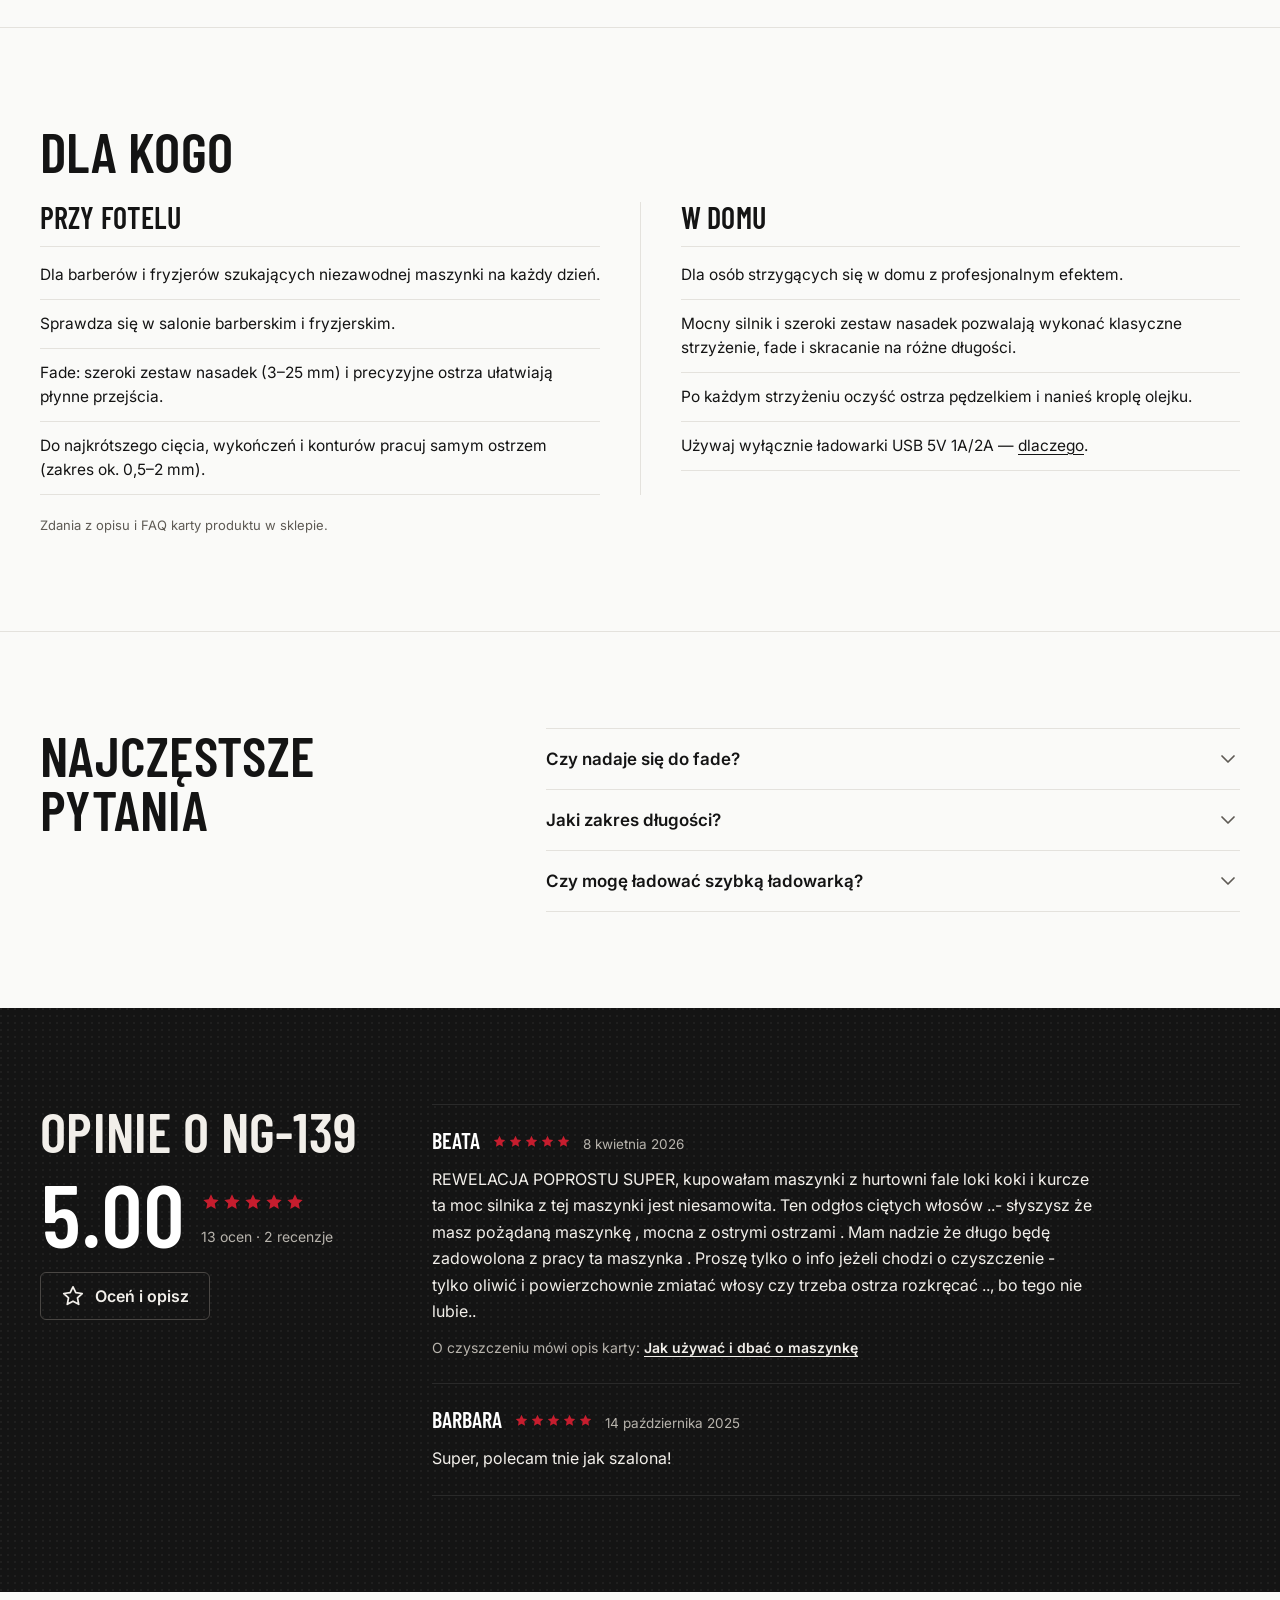
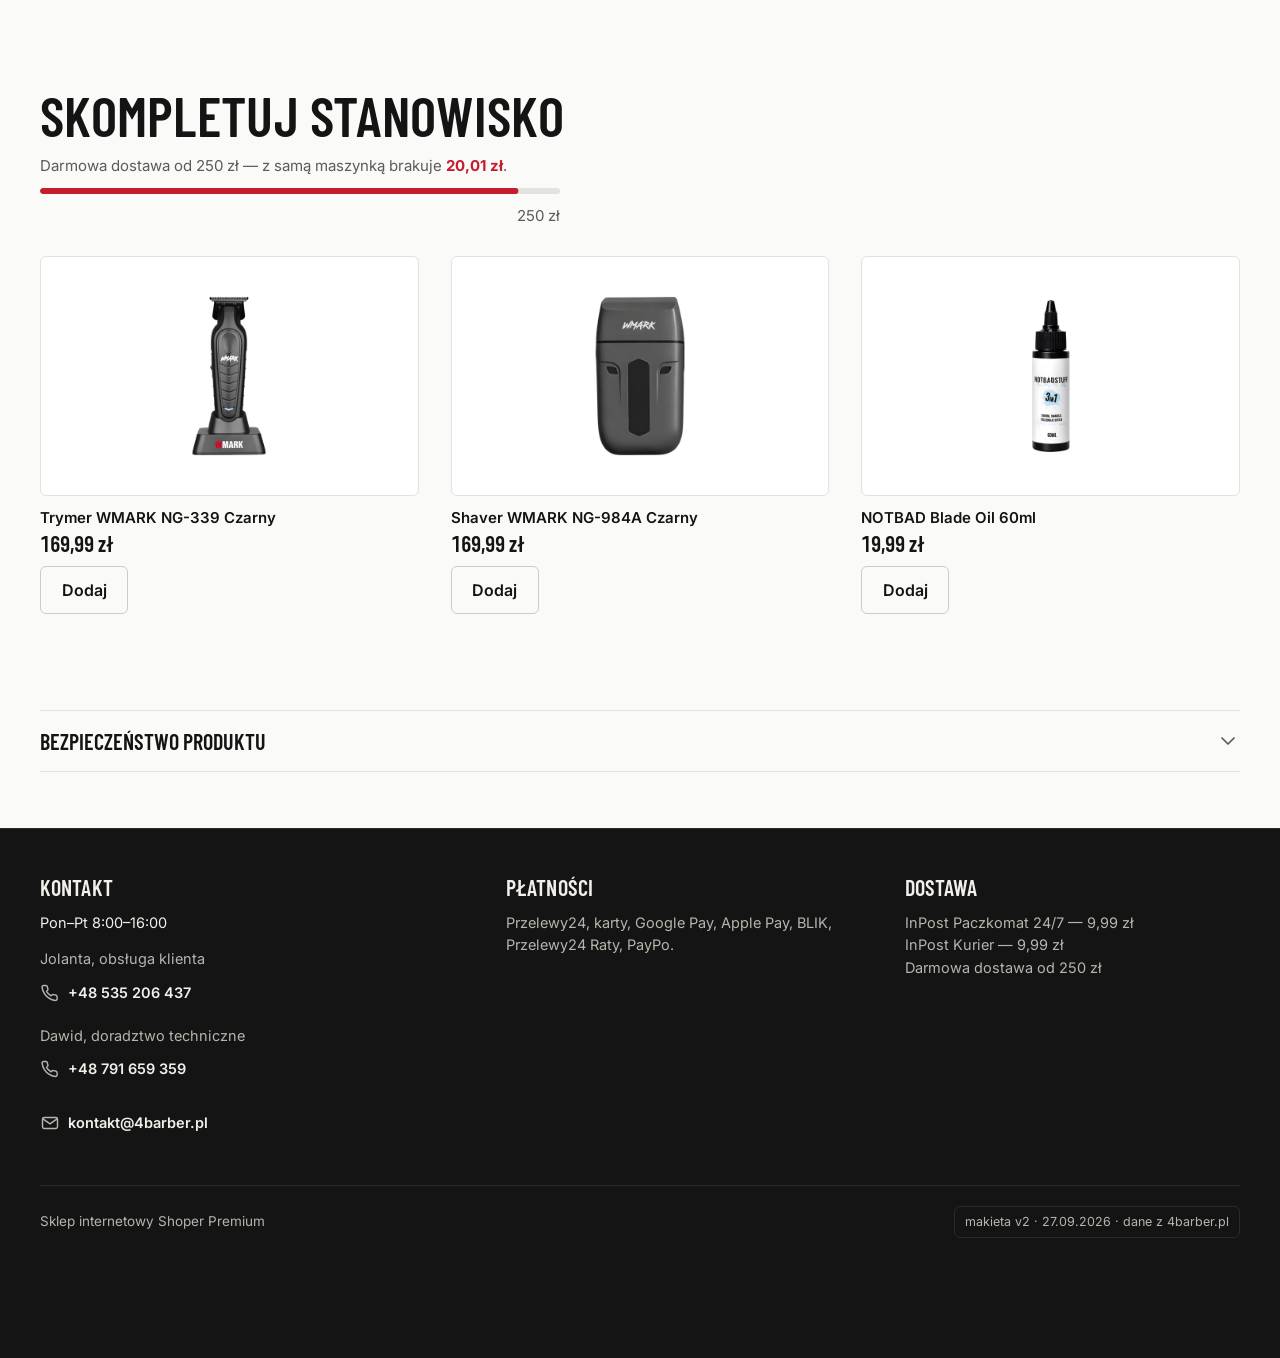
<file: pdp-v2.html>
<!doctype html>
<html lang="pl">
<head>
<meta charset="UTF-8">
<meta name="viewport" content="width=device-width, initial-scale=1">
<meta name="robots" content="noindex">
<link rel="icon" href="data:,">
<title>Maszynka WMARK NG-139 Czarna · 4barber · makieta v2</title>
<meta name="description" content="Makieta v2 karty produktu 4barber.pl: Maszynka WMARK NG-139 Czarna. Dane z żywego sklepu, odczyt 27.09.2026.">
<!-- impeccable-disable overused-font -- Inter narzucony briefem v2 (font tekstu obecnego sklepu 4barber.pl) -->
<link rel="preconnect" href="https://fonts.googleapis.com">
<link rel="preconnect" href="https://fonts.gstatic.com" crossorigin>
<link href="https://fonts.googleapis.com/css2?family=Barlow+Condensed:wght@500;600;700&family=Inter:wght@400;500;600&display=swap" rel="stylesheet">
<link rel="preload" as="image" href="assets/ng139/cut/czarna-04.png">
<!--
  Makieta v2 „Stanowisko” karty produktu 4barber.pl (NG-139 Czarna).
  Jeden plik: HTML + <style> + minimalny vanilla JS na dole (odliczanie, wideo, koszyk-makieta, sticky CTA).
  Wszystkie liczby, ceny i cytaty pochodzą z dane/ng139-2026-09-27.md; nowa wersja = nowy plik (pdp-v3…), ten zostaje.
-->
<style>
  :root {
    --ink: #141414;
    --ink-raised: #1B1B1A;
    --line-d: #2A2A2A;
    --text-d: #F2EFEA;
    --mute-d: #B8B4AD;
    --paper: #FAFAF8;
    --paper-raised: #FFFFFF;
    --line-l: #E4E2DD;
    --text-l: #141414;
    --mute-l: #5E5A54;
    --red: #C61D2E;
    --red-deep: #A51726;
    --radius: 6px;
    --shadow: 0 10px 28px rgba(0, 0, 0, .32);
    --shadow-l: 0 8px 24px rgba(20, 20, 20, .10);
    --f-display: "Barlow Condensed", "Arial Narrow", sans-serif;
    --f-text: "Inter", system-ui, sans-serif;
    --wrap: 1200px;
    --gut: 16px;
    --ease-out: cubic-bezier(.16, 1, .3, 1);
  }
  @media (min-width: 768px) { :root { --gut: 32px; } }

  *, *::before, *::after { box-sizing: border-box; }
  html { -webkit-text-size-adjust: 100%; scroll-padding-top: 72px; }
  body {
    margin: 0;
    background: var(--paper);
    color: var(--text-l);
    font: 400 16px/1.6 var(--f-text);
    caret-color: var(--red);
    -webkit-font-smoothing: antialiased;
  }
  img { display: block; max-width: 100%; height: auto; }
  a { color: inherit; text-underline-offset: .22em; text-decoration-thickness: 1px; }
  button { font: inherit; color: inherit; }
  ::selection { background: var(--red); color: #fff; }
  :focus-visible { outline: 2px solid var(--red); outline-offset: 3px; border-radius: 2px; }
  .dark :focus-visible { outline-color: var(--text-d); }
  .ico { width: 24px; height: 24px; flex: none; fill: none; stroke: currentColor; stroke-width: 1.75; stroke-linecap: round; stroke-linejoin: round; }
  .ico-fill { fill: currentColor; stroke: none; }
  .num, .price, .tnum { font-variant-numeric: tabular-nums; }
  .wrap { width: 100%; max-width: calc(var(--wrap) + 2 * var(--gut)); margin: 0 auto; padding: 0 var(--gut); }
  .sr { position: absolute; width: 1px; height: 1px; overflow: hidden; clip: rect(0 0 0 0); white-space: nowrap; }

  /* powierzchnie świata: mata (czerń z fakturą kropek) i papier */
  .dark { background-color: var(--ink); color: var(--text-d); }
  .mat {
    background-color: var(--ink);
    background-image: radial-gradient(circle at 1px 1px, rgba(242, 239, 234, .05) 1px, transparent 1.4px);
    background-size: 7px 7px;
  }
  .paper { background: var(--paper); color: var(--text-l); }

  h1, h2, h3 { font-family: var(--f-display); font-weight: 600; text-transform: uppercase; line-height: .95; letter-spacing: .005em; margin: 0; text-wrap: balance; }
  h2 { font-size: clamp(2.25rem, 1.6rem + 2.6vw, 3.5rem); }
  h3 { font-size: 1.625rem; line-height: 1; }
  p { margin: 0; }
  .lede { max-width: 68ch; }

  /* przyciski */
  .btn {
    display: inline-flex; align-items: center; justify-content: center; gap: 10px;
    min-height: 48px; padding: 0 20px; border-radius: var(--radius);
    font: 600 16px/1 var(--f-text); text-decoration: none; cursor: pointer;
    border: 1px solid transparent; transition: background-color .18s, border-color .18s, transform .12s;
  }
  .btn:active { transform: translateY(1px); }
  .btn-red { background: var(--red); color: #fff; box-shadow: 0 6px 16px rgba(0, 0, 0, .3); }
  .btn-red:hover { background: var(--red-deep); }
  .btn-line-l { background: transparent; border-color: #CFCBC4; color: var(--text-l); }
  .btn-line-l:hover { border-color: var(--text-l); }
  .btn-line-d { background: transparent; border-color: #4A4744; color: var(--text-d); }
  .btn-line-d:hover { border-color: var(--text-d); }
  .btn[disabled] { cursor: default; background: transparent; border-color: var(--line-l); color: var(--mute-l); box-shadow: none; }
  .btn-xl { min-height: 54px; font-size: 17px; width: 100%; }

  /* ===== pasek gratisów + nagłówek ===== */
  .promo {
    background: #0B0B0B; color: var(--text-d); text-align: center;
    font: 600 12.5px/28px var(--f-text); letter-spacing: .01em;
    border-bottom: 1px solid var(--line-d); white-space: nowrap; overflow: hidden; text-overflow: ellipsis; padding: 0 8px;
  }
  .top { position: relative; z-index: 20; border-bottom: 1px solid var(--line-d); }
  .top-in { display: flex; align-items: center; gap: 8px; height: 56px; }
  .logo { display: inline-flex; align-items: center; min-height: 44px; margin-right: auto; }
  .logo img { width: 124px; height: 17px; }
  .icon-btn {
    position: relative; display: inline-grid; place-items: center; width: 44px; height: 44px;
    background: none; border: 0; border-radius: var(--radius); cursor: pointer; color: var(--text-d);
  }
  .icon-btn:hover { background: var(--ink-raised); }
  .badge {
    position: absolute; top: 4px; right: 2px; min-width: 18px; height: 18px; padding: 0 5px; border-radius: 9px;
    background: var(--red); color: #fff; font: 600 11px/18px var(--f-text); text-align: center;
  }
  .badge[hidden] { display: none; }
  .nav { display: none; }
  @media (min-width: 1024px) {
    .top-in { height: 72px; gap: 4px; }
    .logo { margin-right: 40px; }
    .logo img { width: 150px; height: 21px; }
    .menu-btn { display: none; }
    .nav { display: flex; gap: 2px; margin-right: auto; }
    .nav a { display: inline-flex; align-items: center; min-height: 44px; padding: 0 10px; font: 500 15px/1 var(--f-text); color: var(--text-d); text-decoration: none; border-radius: var(--radius); }
    .nav a:hover { background: var(--ink-raised); }
    .nav .nav-mark { text-decoration: underline; text-decoration-color: var(--red); text-decoration-thickness: 2px; text-underline-offset: 6px; }
  }

  /* ===== HERO: narzędzie na macie ===== */
  .hero { position: relative; overflow: hidden; }
  .hero::before {
    /* plama światła warsztatowej lampy na macie, pod produktem */
    content: ""; position: absolute; inset: 0; pointer-events: none;
    background: radial-gradient(60% 45% at 78% 34%, rgba(242, 239, 234, .07), transparent 70%);
  }
  .hero-grid {
    position: relative;
    display: grid;
    grid-template-columns: minmax(0, 1fr) 168px;
    grid-template-areas:
      "id stage"
      "stats stats"
      "buy buy"
      "more more";
    column-gap: 8px;
    padding-top: 8px; padding-bottom: 24px;
  }
  .hero-id { grid-area: id; display: flex; flex-direction: column; justify-content: space-between; min-height: 392px; padding-bottom: 14px; position: relative; z-index: 2; }
  .back { display: inline-flex; align-items: center; gap: 4px; min-height: 44px; margin-left: -8px; padding: 0 8px; color: var(--mute-d); font: 500 14px/1 var(--f-text); text-decoration: none; border-radius: var(--radius); align-self: flex-start; }
  .back:hover { color: var(--text-d); }
  .back .ico { width: 18px; height: 18px; }
  .crumbs { display: none; }
  .hero h1 { font-size: 44px; line-height: .9; font-weight: 600; color: #fff; }
  .hero h1 span { display: block; }
  .sub { margin-top: 12px; color: var(--mute-d); font-size: 14px; line-height: 1.45; }
  .stars { display: inline-flex; gap: 1px; color: var(--red); vertical-align: -2px; }
  .stars .ico { width: 15px; height: 15px; }
  .sub a { color: var(--text-d); }

  .hero-stage { grid-area: stage; position: relative; min-height: 392px; }
  .hero-img {
    position: absolute; right: -6px; bottom: 4px; width: auto; height: 392px; max-width: none;
    filter: drop-shadow(0 26px 22px rgba(0, 0, 0, .6)) drop-shadow(0 4px 6px rgba(0, 0, 0, .5));
    animation: settle 1.1s var(--ease-out) .25s both;
    transform-origin: 50% 90%;
  }
  /* jedyny autorski ruch strony: maszynka „odkładana” na matę, start z widocznego stanu */
  @keyframes settle {
    from { transform: translate(18px, -22px) rotate(4deg); filter: drop-shadow(0 46px 34px rgba(0, 0, 0, .35)) drop-shadow(0 4px 6px rgba(0, 0, 0, .2)); }
    to { transform: none; }
  }
  @media (prefers-reduced-motion: reduce) { .hero-img { animation: none; } }

  .stats {
    grid-area: stats; list-style: none; margin: 0; padding: 0;
    display: grid; grid-template-columns: 1.3fr 1fr 1.1fr;
    border-top: 1px solid var(--line-d); border-bottom: 1px solid var(--line-d);
  }
  .stats li { padding: 12px 10px 12px 0; min-width: 0; }
  .stats li + li { padding-left: 12px; border-left: 1px solid var(--line-d); }
  .stats .num { display: block; font: 600 28px/1 var(--f-display); color: #fff; white-space: nowrap; }
  .stats .num small { font-size: 18px; font-weight: 500; color: var(--mute-d); }
  .stats .lbl { display: block; margin-top: 5px; font-size: 12.5px; line-height: 1.3; color: var(--mute-d); }

  .buy { grid-area: buy; padding-top: 14px; }
  .buy-row { display: flex; align-items: baseline; justify-content: space-between; gap: 12px; margin-bottom: 10px; }
  .price { font: 600 38px/1 var(--f-display); color: #fff; letter-spacing: .01em; }
  .price small { font: 400 13px/1 var(--f-text); color: var(--mute-d); letter-spacing: 0; margin-left: 4px; }
  .ship { display: inline-flex; align-items: center; gap: 6px; font: 500 14px/1.2 var(--f-text); color: var(--text-d); }
  .ship .ico { width: 20px; height: 20px; color: var(--mute-d); }
  .buy-note { margin-top: 10px; font-size: 13.5px; color: var(--mute-d); }
  .buy-note b { color: var(--text-d); font-weight: 600; }

  .more { grid-area: more; padding-top: 20px; }
  .variants { display: flex; align-items: center; gap: 12px; flex-wrap: wrap; }
  .variants-lbl { font-size: 14px; color: var(--mute-d); min-width: 96px; }
  .variants-lbl b { color: var(--text-d); font-weight: 600; }
  .swatches { display: flex; gap: 6px; }
  .sw {
    width: 44px; height: 56px; padding: 4px; display: grid; place-items: center;
    background: var(--ink-raised); border: 1px solid var(--line-d); border-radius: var(--radius); cursor: pointer;
  }
  .sw img { width: auto; height: 46px; }
  .sw[aria-current="true"] { border-color: var(--text-d); }
  .sw:hover { border-color: var(--mute-d); }
  .variant-note { min-height: 20px; margin-top: 8px; font-size: 13px; color: var(--mute-d); }
  .trust { list-style: none; margin: 16px 0 0; padding: 16px 0 0; border-top: 1px solid var(--line-d); display: grid; grid-template-columns: 1fr 1fr; gap: 12px 16px; }
  .trust li { display: flex; align-items: center; gap: 10px; font-size: 14px; line-height: 1.3; color: var(--text-d); }
  .trust .ico { color: var(--red); }
  .advice { margin-top: 16px; font-size: 14px; color: var(--mute-d); }
  .advice a { display: inline-flex; align-items: center; min-height: 44px; color: var(--text-d); font-weight: 600; white-space: nowrap; }

  @media (min-width: 1024px) {
    .hero::before { background: radial-gradient(40% 55% at 30% 46%, rgba(242, 239, 234, .075), transparent 70%); }
    .hero-grid {
      grid-template-columns: minmax(0, 1fr) 500px;
      grid-template-areas:
        "stage id"
        "stage stats"
        "stage buy"
        "stage more";
      grid-template-rows: auto auto auto 1fr;
      column-gap: 64px; padding-top: 28px; padding-bottom: 40px;
    }
    .hero-id { min-height: 0; justify-content: flex-start; padding-bottom: 22px; }
    .back { display: none; }
    .crumbs { display: flex; gap: 8px; margin: 0 0 18px; padding: 0; list-style: none; font-size: 13.5px; color: var(--mute-d); }
    .crumbs a { color: var(--mute-d); text-decoration: none; }
    .crumbs a:hover { color: var(--text-d); text-decoration: underline; }
    .crumbs li + li::before { content: "/"; margin-right: 8px; color: #6A6661; }
    .hero h1 { font-size: 68px; line-height: .9; }
    .hero h1 span { display: inline; }
    .hero h1 .l2 { display: block; }
    .sub { font-size: 15px; }
    .hero-stage { min-height: 0; display: flex; justify-content: center; align-items: flex-start; padding-top: 8px; }
    .hero-img { position: relative; right: auto; bottom: auto; height: 680px; }
    .stats .num { font-size: 36px; }
    .stats .num small { font-size: 22px; }
    .stats .lbl { font-size: 13.5px; }
    .buy { padding-top: 22px; }
    .price { font-size: 48px; }
    .more { padding-top: 22px; }
  }

  /* ===== odliczanie wysyłki ===== */
  .cutoff { border-top: 1px solid var(--line-d); border-bottom: 1px solid var(--line-d); background: var(--ink-raised); }
  .cutoff-in { display: flex; align-items: center; justify-content: center; gap: 10px; min-height: 52px; font-size: 14.5px; color: var(--text-d); text-align: center; flex-wrap: wrap; padding-top: 8px; padding-bottom: 8px; }
  .cutoff .ico { color: var(--mute-d); }
  .clock { font: 600 22px/1 var(--f-display); color: #fff; letter-spacing: .04em; font-variant-numeric: tabular-nums; }

  /* ===== widoki (galeria na macie) ===== */
  .sec { padding: 56px 0; }
  @media (min-width: 1024px) { .sec { padding: 96px 0; } }
  .sec-head { display: flex; align-items: flex-end; justify-content: space-between; gap: 16px; margin-bottom: 24px; }
  .sec-head p { color: var(--mute-d); font-size: 14.5px; margin-top: 10px; }
  .paper .sec-head p { color: var(--mute-l); }
  .strip-nav { display: none; gap: 8px; }
  @media (min-width: 1024px) { .strip-nav { display: flex; } }
  .strip {
    display: flex; gap: 12px; overflow-x: auto; scroll-snap-type: x mandatory; list-style: none; margin: 0;
    padding: 0 var(--gut) 14px; scroll-padding: 0 var(--gut);
    scrollbar-width: thin; scrollbar-color: #4A4744 transparent;
  }
  @media (min-width: 1264px) { .strip { padding-left: calc((100vw - var(--wrap)) / 2); scroll-padding-left: calc((100vw - var(--wrap)) / 2); } }
  .strip::-webkit-scrollbar { height: 6px; }
  .strip::-webkit-scrollbar-thumb { background: #4A4744; border-radius: 3px; }
  .view { flex: none; width: 216px; scroll-snap-align: start; margin: 0; }
  .view-pic {
    height: 264px; border: 1px solid var(--line-d); border-radius: var(--radius); overflow: hidden;
    position: relative;
    background: radial-gradient(70% 60% at 50% 40%, rgba(242, 239, 234, .06), transparent 75%), transparent;
  }
  .view-pic img { position: absolute; inset: 14px; width: calc(100% - 28px); height: calc(100% - 28px); object-fit: contain; filter: drop-shadow(0 12px 12px rgba(0, 0, 0, .55)); }
  .view-pic.close img { inset: 0; width: 100%; height: 100%; object-fit: cover; }
  .view figcaption { margin-top: 10px; font-size: 14px; line-height: 1.4; color: var(--mute-d); }
  @media (min-width: 1024px) { .view { width: 268px; } .view-pic { height: 320px; } }

  /* ===== barberzy ===== */
  .barbers { border-top: 1px solid var(--line-d); }
  .pros { list-style: none; margin: 0; padding: 0; display: grid; gap: 32px; }
  .pro { display: grid; grid-template-columns: 104px 1fr; grid-template-areas: "pic who" "q q"; gap: 14px 16px; align-items: end; }
  .pro img { grid-area: pic; width: 104px; height: 130px; object-fit: cover; object-position: 50% 20%; border-radius: var(--radius); }
  .pro .who { grid-area: who; padding-bottom: 4px; }
  .who b { display: block; font: 600 26px/1 var(--f-display); text-transform: uppercase; color: #fff; }
  .who span { display: block; margin-top: 6px; font-size: 14px; color: var(--mute-d); }
  .pro blockquote { grid-area: q; margin: 0; font-size: 16px; line-height: 1.6; color: var(--text-d); max-width: 62ch; }
  .veteran { margin: 40px 0 0; padding-top: 32px; border-top: 1px solid var(--line-d); }
  .veteran blockquote { margin: 0; font: 500 28px/1.3 var(--f-display); color: #fff; max-width: 34ch; text-wrap: pretty; }
  .veteran .who { margin-top: 18px; }
  @media (min-width: 1024px) {
    .pros { grid-template-columns: repeat(3, 1fr); gap: 40px; }
    .pro { grid-template-columns: 1fr; grid-template-areas: "pic" "who" "q"; align-items: start; align-content: start; gap: 16px; }
    .pro img { width: 100%; height: 360px; }
    .veteran { display: grid; grid-template-columns: 1fr 280px; gap: 64px; align-items: end; margin-top: 64px; padding-top: 56px; }
    .veteran blockquote { font-size: 42px; line-height: 1.3; }
    .veteran .who { margin-top: 0; }
  }

  /* ===== wideo ===== */
  .video { border-top: 1px solid var(--line-d); }
  .video-grid { display: grid; gap: 24px; }
  .video-grid p { color: var(--mute-d); font-size: 15px; max-width: 44ch; margin-top: 12px; }
  .ask { margin-top: 32px; padding-top: 24px; border-top: 1px solid var(--line-d); }
  .ask h3 { font-size: 24px; }
  .ask p { margin: 8px 0 16px; }
  .frame {
    position: relative; width: 100%; max-width: 320px; aspect-ratio: 9 / 16; margin: 0 auto;
    border-radius: var(--radius); overflow: hidden;
    box-shadow: var(--shadow);
  }
  .frame img, .frame iframe { position: absolute; inset: 0; width: 100%; height: 100%; object-fit: cover; border: 0; }
  .play {
    position: absolute; inset: 0; display: grid; place-items: center; width: 100%; background: none; border: 0; cursor: pointer; padding: 0;
  }
  .play span {
    display: grid; place-items: center; width: 72px; height: 72px; border-radius: 50%;
    background: var(--red); color: #fff; box-shadow: 0 8px 22px rgba(0, 0, 0, .45); transition: transform .2s var(--ease-out);
  }
  .play span .ico { width: 30px; height: 30px; margin-left: 4px; }
  .play:hover span { transform: scale(1.06); }
  .play em { position: absolute; bottom: 14px; left: 14px; right: 14px; font: 500 13px/1.3 var(--f-text); font-style: normal; color: var(--text-d); text-align: left; text-shadow: 0 1px 3px rgba(0, 0, 0, .8); }
  @media (min-width: 1024px) {
    .video-grid { grid-template-columns: 1fr 360px; align-items: center; gap: 64px; }
    .frame { max-width: 360px; margin: 0; }
  }

  /* ===== parametry ===== */
  .specs-grid { display: grid; gap: 40px; }
  @media (min-width: 1024px) { .specs-grid { grid-template-columns: 1fr 1fr; gap: 72px; } }
  .intro { font-size: 17px; line-height: 1.6; max-width: 62ch; margin-bottom: 28px; }
  table.spec { width: 100%; border-collapse: collapse; font-size: 15px; }
  .spec th, .spec td { text-align: left; vertical-align: top; padding: 12px 0; border-top: 1px solid var(--line-l); }
  .spec tr:last-child th, .spec tr:last-child td { border-bottom: 1px solid var(--line-l); }
  .spec th { width: 42%; padding-right: 16px; font-weight: 500; color: var(--mute-l); }
  .spec td { font-weight: 500; }
  .code { margin-top: 12px; font-size: 13.5px; color: var(--mute-l); }

  .ruler { margin-top: 32px; }
  .ruler h3 { font-size: 22px; margin-bottom: 6px; }
  .ruler p { font-size: 14px; color: var(--mute-l); }
  .scale { position: relative; height: 72px; margin: 18px 6px 0; }
  .scale-base { position: absolute; left: 0; right: 0; top: 28px; height: 1px; background: var(--text-l); }
  .scale-blade { position: absolute; top: 22px; height: 12px; background: var(--red); border-radius: 2px; }
  .tick { position: absolute; top: 18px; width: 1px; height: 20px; background: var(--text-l); }
  .tick b { position: absolute; top: 26px; left: 50%; transform: translateX(-50%); font: 600 16px/1 var(--f-display); font-variant-numeric: tabular-nums; }
  .scale-cap { position: absolute; top: 0; font-size: 12px; color: var(--mute-l); white-space: nowrap; }
  .legend { display: flex; flex-wrap: wrap; gap: 6px 18px; font-size: 13.5px; color: var(--mute-l); margin-top: 6px; }
  .legend i { display: inline-block; width: 14px; height: 8px; border-radius: 2px; background: var(--red); margin-right: 6px; vertical-align: 1px; }
  .legend i.t { width: 1px; height: 14px; background: var(--text-l); border-radius: 0; vertical-align: -2px; }

  .checks { list-style: none; margin: 16px 0 0; padding: 0; display: grid; gap: 12px; }
  .checks li { display: grid; grid-template-columns: 24px 1fr; gap: 12px; font-size: 15.5px; line-height: 1.55; }
  .checks .ico { color: var(--red); margin-top: 1px; }
  .care { margin-top: 36px; }
  .care p { margin-top: 12px; font-size: 15.5px; max-width: 62ch; }
  .warn {
    margin-top: 24px; display: grid; grid-template-columns: 24px 1fr; gap: 14px;
    padding: 18px 18px 18px 16px; background: var(--paper-raised); border: 1px solid var(--line-l); border-radius: var(--radius);
  }
  .warn .ico { color: var(--red); }
  .warn b { display: block; font-weight: 600; margin-bottom: 4px; }
  .warn p { font-size: 15px; line-height: 1.55; }

  /* ===== dla kogo ===== */
  .forwho { border-top: 1px solid var(--line-l); }
  .who-cols { display: grid; gap: 32px; margin-top: 8px; }
  @media (min-width: 768px) { .who-cols { grid-template-columns: 1fr 1fr; gap: 0; } .who-col + .who-col { border-left: 1px solid var(--line-l); padding-left: 40px; } .who-col:first-child { padding-right: 40px; } }
  .who-col h3 { font-size: 30px; padding-bottom: 14px; border-bottom: 1px solid var(--line-l); margin-bottom: 4px; }
  .who-col ul { list-style: none; margin: 0; padding: 0; }
  .who-col li { padding: 12px 0; border-bottom: 1px solid var(--line-l); font-size: 15.5px; line-height: 1.55; }
  .src { margin-top: 20px; font-size: 13px; color: var(--mute-l); }

  /* ===== FAQ ===== */
  .faq { border-top: 1px solid var(--line-l); }
  .faq-grid { display: grid; gap: 24px; }
  @media (min-width: 1024px) { .faq-grid { grid-template-columns: 1fr 1.6fr; gap: 72px; } }
  details.qa { border-top: 1px solid var(--line-l); }
  details.qa:last-child { border-bottom: 1px solid var(--line-l); }
  details.qa summary {
    display: flex; align-items: center; justify-content: space-between; gap: 16px; min-height: 60px; padding: 12px 0;
    cursor: pointer; list-style: none; font: 600 17px/1.35 var(--f-text);
  }
  details.qa summary::-webkit-details-marker { display: none; }
  details.qa summary .ico { transition: transform .25s var(--ease-out); color: var(--mute-l); }
  details.qa[open] summary .ico { transform: rotate(180deg); }
  details.qa .a { padding: 0 0 18px; font-size: 15.5px; max-width: 62ch; }
  details.qa .a a { color: var(--red); font-weight: 600; }

  /* ===== opinie produktu ===== */
  .reviews-grid { display: grid; gap: 32px; }
  @media (min-width: 1024px) { .reviews-grid { grid-template-columns: 320px 1fr; gap: 72px; } }
  .score { display: flex; align-items: flex-end; gap: 16px; margin-top: 20px; }
  .score b { font: 600 88px/.8 var(--f-display); color: #fff; font-variant-numeric: tabular-nums; }
  .score .stars .ico { width: 20px; height: 20px; }
  .score .count { display: block; margin-top: 8px; font-size: 14px; color: var(--mute-d); }
  .rate { margin-top: 24px; }
  .rate-note { min-height: 20px; margin-top: 10px; font-size: 13px; color: var(--mute-d); }
  .rev { list-style: none; margin: 0; padding: 0; }
  .rev li { padding: 24px 0; border-top: 1px solid var(--line-d); }
  .rev li:last-child { border-bottom: 1px solid var(--line-d); }
  .rev-head { display: flex; align-items: baseline; gap: 12px; flex-wrap: wrap; margin-bottom: 10px; }
  .rev-head b { font: 600 22px/1 var(--f-display); text-transform: uppercase; color: #fff; }
  .rev-head time { font-size: 13.5px; color: var(--mute-d); }
  .rev p { font-size: 16px; line-height: 1.65; max-width: 66ch; }
  .rev .reply { margin-top: 12px; font-size: 14px; color: var(--mute-d); }
  .rev .reply a { color: var(--text-d); font-weight: 600; }

  /* ===== skompletuj stanowisko ===== */
  .ship-meter { margin-top: 12px; max-width: 520px; }
  .ship-meter p { font-size: 15px; }
  .ship-meter p b { color: var(--red); }
  .bar { position: relative; height: 6px; margin-top: 10px; background: var(--line-l); border-radius: 3px; overflow: hidden; }
  .bar i { position: absolute; inset: 0; background: var(--red); border-radius: 3px; transform-origin: 0 50%; transition: transform .5s var(--ease-out); }
  .bar-lbl { display: flex; justify-content: flex-end; margin-top: 6px; font-size: 12.5px; color: var(--mute-l); }
  .kit { list-style: none; margin: 28px 0 0; padding: 0; display: grid; gap: 0; }
  .kit li { display: grid; grid-template-columns: 88px 1fr auto; gap: 14px; align-items: center; padding: 14px 0; border-top: 1px solid var(--line-l); }
  .kit li:last-child { border-bottom: 1px solid var(--line-l); }
  .kit img { width: 88px; height: 88px; object-fit: contain; mix-blend-mode: multiply; }
  .kit b { display: block; font-weight: 600; font-size: 15px; line-height: 1.35; }
  .kit .price-s { display: block; margin-top: 4px; font: 600 22px/1 var(--f-display); font-variant-numeric: tabular-nums; }
  .kit .btn { min-width: 88px; }
  @media (min-width: 1024px) {
    .kit { grid-template-columns: repeat(3, 1fr); gap: 32px; }
    .kit li { grid-template-columns: 1fr; border: 0; padding: 0; gap: 12px; }
    .kit li:last-child { border: 0; }
    .kit img { width: 100%; height: 240px; background: #fff; border: 1px solid var(--line-l); border-radius: var(--radius); padding: 20px; mix-blend-mode: normal; }
    .kit .btn { justify-self: start; }
  }

  /* ===== bezpieczeństwo produktu ===== */
  .safety { padding: 0 0 56px; }
  .safety details.qa summary { font: 600 22px/1 var(--f-display); text-transform: uppercase; }
  .safety dl { margin: 0; display: grid; gap: 10px; }
  .safety dt { font-size: 13.5px; color: var(--mute-l); }
  .safety dd { margin: 2px 0 0; font-weight: 500; }

  /* ===== stopka ===== */
  .foot { padding: 48px 0 112px; border-top: 1px solid var(--line-d); }
  .foot-grid { display: grid; gap: 32px; }
  @media (min-width: 1024px) { .foot-grid { grid-template-columns: 1.2fr 1fr 1fr; gap: 64px; } .foot { padding-bottom: 120px; } }
  .foot h2 { font-size: 22px; margin-bottom: 14px; }
  .foot p, .foot li { font-size: 14.5px; color: var(--mute-d); line-height: 1.55; }
  .foot .hours { margin-bottom: 14px; color: var(--text-d); }
  .foot ul { list-style: none; margin: 0; padding: 0; display: grid; gap: 10px; }
  .foot a { color: var(--text-d); font-weight: 600; text-decoration: none; display: inline-flex; align-items: center; gap: 8px; min-height: 44px; }
  .foot a:hover { text-decoration: underline; }
  .foot a .ico { width: 20px; height: 20px; color: var(--mute-d); }
  .foot-base { margin-top: 40px; padding-top: 20px; border-top: 1px solid var(--line-d); display: flex; flex-wrap: wrap; gap: 12px 24px; justify-content: space-between; align-items: center; font-size: 13.5px; color: var(--mute-d); }
  .chip { display: inline-block; padding: 5px 10px; border: 1px solid var(--line-d); border-radius: var(--radius); font-size: 12.5px; color: var(--mute-d); }

  /* ===== sticky CTA ===== */
  .sticky {
    position: fixed; left: 0; right: 0; bottom: 0; z-index: 30;
    background: rgba(20, 20, 20, .97); border-top: 1px solid var(--line-d); color: var(--text-d);
    transform: translateY(100%); transition: transform .35s var(--ease-out);
    padding-bottom: env(safe-area-inset-bottom);
  }
  .sticky.on { transform: none; }
  .sticky-in { display: flex; align-items: center; gap: 12px; height: 68px; }
  .sticky-name { min-width: 0; margin-right: auto; }
  .sticky-name b { display: block; font: 600 17px/1.1 var(--f-display); text-transform: uppercase; white-space: nowrap; overflow: hidden; text-overflow: ellipsis; }
  .sticky-name span { font: 600 20px/1.1 var(--f-display); color: #fff; font-variant-numeric: tabular-nums; }
  .sticky .btn { min-height: 48px; padding: 0 18px; }
  @media (prefers-reduced-motion: reduce) { .sticky { transition: none; } }

  /* ===== panel „Dodano do koszyka” (makieta) ===== */
  dialog.cart {
    margin: auto 0 0; width: 100%; max-width: 100%; max-height: 92vh; padding: 0; border: 0;
    border-radius: var(--radius) var(--radius) 0 0; background: var(--paper); color: var(--text-l);
    box-shadow: 0 -12px 36px rgba(0, 0, 0, .35); overflow: auto;
  }
  dialog.cart::backdrop { background: rgba(10, 10, 10, .62); }
  @media (min-width: 768px) {
    dialog.cart { margin: 0 0 0 auto; width: 440px; height: 100vh; max-height: 100vh; border-radius: 0; box-shadow: -12px 0 36px rgba(0, 0, 0, .3); }
  }
  dialog.cart[open] { animation: rise .4s var(--ease-out); }
  @keyframes rise { from { transform: translateY(24px); } to { transform: none; } }
  @media (min-width: 768px) { @keyframes rise { from { transform: translateX(32px); } to { transform: none; } } }
  @media (prefers-reduced-motion: reduce) { dialog.cart[open] { animation: none; } }
  .cart-in { padding: 20px 20px 24px; }
  .cart-head { display: flex; align-items: center; justify-content: space-between; margin-bottom: 16px; }
  .cart-head h2 { font-size: 30px; }
  .cart-head .icon-btn { color: var(--text-l); }
  .cart-head .icon-btn:hover { background: var(--line-l); }
  .lines { list-style: none; margin: 0; padding: 0; }
  .lines li { display: grid; grid-template-columns: 64px 1fr; gap: 14px; align-items: center; padding: 12px 0; border-top: 1px solid var(--line-l); }
  .lines li:last-child { border-bottom: 1px solid var(--line-l); }
  .lines img { width: 64px; height: 64px; object-fit: contain; background: #fff; border: 1px solid var(--line-l); border-radius: var(--radius); }
  .lines b { display: block; font-weight: 600; font-size: 15px; line-height: 1.35; }
  .lines span { font-size: 14px; color: var(--mute-l); }
  .lines .empty { display: block; grid-column: 1 / -1; padding: 8px 0; font-size: 15px; }
  .total { display: flex; justify-content: space-between; align-items: baseline; margin-top: 16px; font-size: 15px; }
  .total b { font: 600 26px/1 var(--f-display); font-variant-numeric: tabular-nums; }
  .cart .ship-meter { max-width: none; margin-top: 14px; }
  .cart .ship-meter p { font-size: 14.5px; }
  .cart h3 { font-size: 22px; margin: 24px 0 4px; }
  .cart .kit { margin-top: 8px; grid-template-columns: 1fr; gap: 0; }
  .cart .kit li { grid-template-columns: 56px 1fr auto; padding: 10px 0; border-top: 1px solid var(--line-l); gap: 12px; }
  .cart .kit li:last-child { border-bottom: 1px solid var(--line-l); }
  .cart .kit img { width: 56px; height: 56px; padding: 0; border: 0; background: none; mix-blend-mode: multiply; }
  .cart .kit b { font-size: 14px; }
  .cart .kit .price-s { font-size: 19px; }
  .cart .kit .btn { min-width: 76px; min-height: 44px; padding: 0 14px; justify-self: end; }
  .cart-actions { display: grid; gap: 10px; margin-top: 22px; }
  .cart-actions .btn { width: 100%; min-height: 52px; }
  .mock { margin-top: 12px; font-size: 12.5px; color: var(--mute-l); text-align: center; }
</style>
</head>
<body>

<!-- Sprite ikon: jedna rodzina, obrys 1.75 px na siatce 24 px (gwiazdka i play wypełnione). -->
<svg width="0" height="0" style="position:absolute" aria-hidden="true">
  <symbol id="i-bag" viewBox="0 0 24 24"><path d="M6 7.5h12l1.2 12.5H4.8L6 7.5z"/><path d="M9 9.5V7a3 3 0 0 1 6 0v2.5"/></symbol>
  <symbol id="i-menu" viewBox="0 0 24 24"><path d="M4 7h16M4 12h16M4 17h16"/></symbol>
  <symbol id="i-search" viewBox="0 0 24 24"><circle cx="11" cy="11" r="6.5"/><path d="m20 20-4.4-4.4"/></symbol>
  <symbol id="i-truck" viewBox="0 0 24 24"><path d="M2.5 6.5h11v10h-11z"/><path d="M13.5 9.5h4l3 3.2v3.8h-7"/><circle cx="6.5" cy="17.5" r="1.8"/><circle cx="17" cy="17.5" r="1.8"/></symbol>
  <symbol id="i-clock" viewBox="0 0 24 24"><circle cx="12" cy="12" r="8.5"/><path d="M12 7.5V12l3 2"/></symbol>
  <symbol id="i-chat" viewBox="0 0 24 24"><path d="M4.5 5.5h15v10h-9l-4 3.5v-3.5h-2z"/><path d="M8.5 9.5h7M8.5 12.5h4"/></symbol>
  <symbol id="i-wrench" viewBox="0 0 24 24"><path d="M14.7 6.3a1 1 0 0 0 0 1.4l1.6 1.6a1 1 0 0 0 1.4 0l3.77-3.77a6 6 0 0 1-7.94 7.94l-6.91 6.91a2.12 2.12 0 0 1-3-3l6.91-6.91a6 6 0 0 1 7.94-7.94l-3.76 3.76z"/></symbol>
  <symbol id="i-shield" viewBox="0 0 24 24"><path d="M12 3 5 5.8V11c0 4.6 3 8.3 7 10 4-1.7 7-5.4 7-10V5.8z"/><path d="m9 12 2.2 2.2L15.5 10"/></symbol>
  <symbol id="i-users" viewBox="0 0 24 24"><circle cx="9" cy="8" r="3.5"/><path d="M2.5 20v-1a5 5 0 0 1 5-5h3a5 5 0 0 1 5 5v1"/><path d="M16 4.7a3.5 3.5 0 0 1 0 6.6M18.5 14.2a5 5 0 0 1 3 4.8v1"/></symbol>
  <symbol id="i-check" viewBox="0 0 24 24"><path d="m5 12.5 4.5 4.5L19 7.5"/></symbol>
  <symbol id="i-star" viewBox="0 0 24 24"><path d="M12 2.8l2.8 5.9 6.4.8-4.7 4.4 1.2 6.4L12 17.2l-5.7 3.1 1.2-6.4-4.7-4.4 6.4-.8z"/></symbol>
  <symbol id="i-play" viewBox="0 0 24 24"><path d="M7 4.8v14.4L19 12z"/></symbol>
  <symbol id="i-x" viewBox="0 0 24 24"><path d="M6 6l12 12M18 6 6 18"/></symbol>
  <symbol id="i-alert" viewBox="0 0 24 24"><path d="M10.3 4.2 2.6 17.6A2 2 0 0 0 4.3 20.6h15.4a2 2 0 0 0 1.7-3L13.7 4.2a2 2 0 0 0-3.4 0z"/><path d="M12 9.5v4M12 17h.01"/></symbol>
  <symbol id="i-phone" viewBox="0 0 24 24"><path d="M20.5 16.4v2.7a1.8 1.8 0 0 1-2 1.8 17.8 17.8 0 0 1-7.8-2.8 17.5 17.5 0 0 1-5.4-5.4A17.8 17.8 0 0 1 2.5 4.9a1.8 1.8 0 0 1 1.8-2h2.7a1.8 1.8 0 0 1 1.8 1.6c.1.9.3 1.7.6 2.5a1.8 1.8 0 0 1-.4 1.9L7.8 10a14.4 14.4 0 0 0 5.4 5.4l1.1-1.1a1.8 1.8 0 0 1 1.9-.4c.8.3 1.6.5 2.5.6a1.8 1.8 0 0 1 1.6 1.9z"/></symbol>
  <symbol id="i-mail" viewBox="0 0 24 24"><rect x="3" y="5.5" width="18" height="13" rx="2"/><path d="m3.5 7 8.5 6 8.5-6"/></symbol>
  <symbol id="i-down" viewBox="0 0 24 24"><path d="m6 9 6 6 6-6"/></symbol>
  <symbol id="i-left" viewBox="0 0 24 24"><path d="m15 18-6-6 6-6"/></symbol>
  <symbol id="i-right" viewBox="0 0 24 24"><path d="m9 18 6-6-6-6"/></symbol>
</svg>

<!-- Pasek gratisów: ta sama obietnica, która w sklepie wisi na każdej stronie, tu jako cienka linia. -->
<div class="promo">Odbierz w koszyku 2 gratisy za zakupy powyżej 599&nbsp;zł</div>

<!-- Nagłówek: białe logo na czerni, kategorie sklepu na desktopie, koszyk zawsze pod kciukiem. -->
<header class="top dark">
  <div class="wrap top-in">
    <button class="icon-btn menu-btn" type="button" aria-label="Menu"><svg class="ico"><use href="#i-menu"/></svg></button>
    <a class="logo" href="#" aria-label="4barber — strona główna"><img src="assets/brand/4barber-logo-white.svg" width="150" height="21" alt="4BARBER"></a>
    <nav class="nav" aria-label="Kategorie">
      <a href="#">Maszynki</a><a href="#">Trymery</a><a href="#">Shavery</a><a href="#">Suszarki</a><a href="#">Nożyczki</a><a href="#">Kosmetyki</a><a href="#">Akcesoria</a><a href="#">Zestawy</a><a class="nav-mark" href="#">Stwórz zestaw</a>
    </nav>
    <button class="icon-btn" type="button" aria-label="Szukaj"><svg class="ico"><use href="#i-search"/></svg></button>
    <button class="icon-btn" type="button" id="cart-open" aria-label="Koszyk"><svg class="ico"><use href="#i-bag"/></svg><span class="badge" id="badge" hidden>0</span></button>
  </div>
</header>

<main>
<!-- HERO: maszynka leży na macie; obok trzy liczby, cena, wysyłka i jedno czerwone działanie. -->
<section class="hero mat dark" aria-labelledby="p-name">
  <div class="wrap hero-grid">
    <div class="hero-id">
      <a class="back" href="#"><svg class="ico"><use href="#i-left"/></svg>Maszynki</a>
      <div>
        <ol class="crumbs" aria-label="Okruszki"><li><a href="#">4barber</a></li><li><a href="#">Zastosowanie</a></li><li><a href="#">Maszynki</a></li></ol>
        <h1 id="p-name"><span>Maszynka</span> <span>WMARK</span> <span class="l2">NG-139</span></h1>
        <p class="sub">Czarna · bestseller · <span class="stars" aria-hidden="true"><svg class="ico ico-fill"><use href="#i-star"/></svg><svg class="ico ico-fill"><use href="#i-star"/></svg><svg class="ico ico-fill"><use href="#i-star"/></svg><svg class="ico ico-fill"><use href="#i-star"/></svg><svg class="ico ico-fill"><use href="#i-star"/></svg></span> <a href="#opinie">5.00 (13 ocen)</a></p>
      </div>
    </div>

    <div class="hero-stage">
      <img class="hero-img" id="hero-img" src="assets/ng139/cut/czarna-04.png" width="329" height="654" alt="Maszynka WMARK NG-139 Czarna stojąca na stacji ładującej, ujęcie z boku" fetchpriority="high">
    </div>

    <ul class="stats" aria-label="Najważniejsze parametry">
      <li><span class="num">8000–8500</span><span class="lbl">obr./min silnika</span></li>
      <li><span class="num">8 <small>nasadek</small></span><span class="lbl">od 3 do 25 mm</span></li>
      <li><span class="num">Ceramika</span><span class="lbl">+ stal nierdzewna (ostrza)</span></li>
    </ul>

    <div class="buy">
      <div class="buy-row">
        <p class="price">229,99&nbsp;zł<small>z VAT</small></p>
        <p class="ship"><svg class="ico"><use href="#i-truck"/></svg>Wysyłka w 24 h</p>
      </div>
      <button class="btn btn-red btn-xl" type="button" id="buy-cta" data-add="ng139"><svg class="ico"><use href="#i-bag"/></svg>Dodaj do koszyka</button>
      <p class="buy-note">Darmowa dostawa od 250&nbsp;zł — z tą maszynką brakuje <b>20,01&nbsp;zł</b>.</p>
    </div>

    <div class="more">
      <div class="variants">
        <p class="variants-lbl">Kolor: <b id="variant-name">Czarna</b></p>
        <div class="swatches" role="group" aria-label="Kolory NG-139">
          <button class="sw" type="button" aria-current="true" data-name="Czarna" aria-label="Czarna — ta karta"><img src="assets/ng139/cut/czarna-01.png" width="286" height="626" alt=""></button>
          <button class="sw" type="button" data-name="Żółta" aria-label="Żółta"><img src="assets/ng139/cut/zolta.png" width="196" height="427" alt=""></button>
          <button class="sw" type="button" data-name="Pomarańczowa" aria-label="Pomarańczowa"><img src="assets/ng139/cut/pomaranczowa.png" width="196" height="427" alt=""></button>
          <button class="sw" type="button" data-name="Różowa" aria-label="Różowa"><img src="assets/ng139/cut/rozowa.png" width="195" height="426" alt=""></button>
        </div>
      </div>
      <p class="variant-note" id="variant-note" aria-live="polite">Każdy kolor to osobna karta w sklepie, ta sama cena 229,99&nbsp;zł i wysyłka w 24 h.</p>
      <ul class="trust">
        <li><svg class="ico"><use href="#i-chat"/></svg>Doradztwo barbera</li>
        <li><svg class="ico"><use href="#i-wrench"/></svg>Serwis w Polsce</li>
        <li><svg class="ico"><use href="#i-shield"/></svg>Oryginalny sprzęt</li>
        <li><svg class="ico"><use href="#i-users"/></svg>Sprawdzone przez barberów</li>
      </ul>
      <p class="advice">Pytanie o sprzęt? Dawid, doradztwo techniczne: <a href="tel:+48791659359">+48 791 659 359</a></p>
    </div>
  </div>
</section>

<!-- Godzina graniczna wysyłki: ten sam mechanizm co w sklepie, odlicza do najbliższej 16:00. -->
<div class="cutoff dark" role="status">
  <div class="wrap cutoff-in">
    <svg class="ico"><use href="#i-clock"/></svg>
    <span>Paczka zostanie jutro wysłana — zamów przez</span>
    <span class="clock" id="clock">--:--:--</span>
  </div>
</div>

<!-- Widoki: osiem zdjęć ze sklepu jako wycinanki na macie, każde podpisane tym, co naprawdę widać. -->
<section class="sec mat dark" aria-labelledby="h-views">
  <div class="wrap sec-head">
    <div>
      <h2 id="h-views">Z każdej strony</h2>
      <p>Osiem zdjęć z karty produktu. Przewiń w bok.</p>
    </div>
    <div class="strip-nav">
      <button class="icon-btn btn-line-d" type="button" data-strip="-1" aria-label="Poprzednie widoki" style="border:1px solid #4A4744"><svg class="ico"><use href="#i-left"/></svg></button>
      <button class="icon-btn btn-line-d" type="button" data-strip="1" aria-label="Następne widoki" style="border:1px solid #4A4744"><svg class="ico"><use href="#i-right"/></svg></button>
    </div>
  </div>
  <ul class="strip" id="strip" tabindex="0" aria-label="Zdjęcia maszynki">
    <li><figure class="view"><div class="view-pic"><img src="assets/ng139/cut/czarna-01.png" width="286" height="626" loading="lazy" alt="NG-139 od przodu na stacji ładującej"></div><figcaption>Przód, na stacji ładującej</figcaption></figure></li>
    <li><figure class="view"><div class="view-pic close"><img src="assets/ng139/cut/czarna-02.png" width="664" height="656" loading="lazy" alt="Ostrze i głowica NG-139 z bliska, od góry"></div><figcaption>Ostrze i głowica z bliska</figcaption></figure></li>
    <li><figure class="view"><div class="view-pic"><img src="assets/ng139/cut/czarna-03.png" width="600" height="517" loading="lazy" alt="Pusta stacja ładująca WMARK ze stykami w gnieździe"></div><figcaption>Stacja ładująca, styki w gnieździe</figcaption></figure></li>
    <li><figure class="view"><div class="view-pic"><img src="assets/ng139/cut/czarna-04.png" width="329" height="654" loading="lazy" alt="NG-139 na stacji, ujęcie z boku pod kątem"></div><figcaption>Z boku, pod kątem</figcaption></figure></li>
    <li><figure class="view"><div class="view-pic close"><img src="assets/ng139/cut/czarna-05.png" width="642" height="673" loading="lazy" alt="Spód korpusu NG-139 z dwoma stykami i metalowym pałąkiem"></div><figcaption>Spód korpusu: styki i metalowy pałąk</figcaption></figure></li>
    <li><figure class="view"><div class="view-pic close"><img src="assets/ng139/cut/czarna-06.png" width="683" height="677" loading="lazy" alt="Ostrze NG-139 od spodu z boczną dźwignią"></div><figcaption>Ostrze od spodu i boczna dźwignia</figcaption></figure></li>
    <li><figure class="view"><div class="view-pic"><img src="assets/ng139/cut/czarna-07.png" width="291" height="663" loading="lazy" alt="NG-139 od tyłu na stacji ładującej"></div><figcaption>Tył, na stacji</figcaption></figure></li>
    <li><figure class="view"><div class="view-pic"><img src="assets/ng139/cut/czarna-08.png" width="294" height="676" loading="lazy" alt="NG-139 z profilu na stacji, widoczna dźwignia"></div><figcaption>Profil z dźwignią, na stacji</figcaption></figure></li>
  </ul>
</section>

<!-- Dowód z nazwiskiem: barberzy ze strony głównej sklepu, cytaty dosłownie, twarze prawdziwe. -->
<section class="sec mat dark barbers" aria-labelledby="h-pros">
  <div class="wrap">
    <div class="sec-head">
      <div>
        <h2 id="h-pros">Sprawdzone przez barberów</h2>
        <p>Opinie o sprzęcie 4barber ze strony głównej sklepu</p>
      </div>
    </div>
    <ul class="pros">
      <li class="pro">
        <img src="assets/barberzy/wiktoria-roszak.webp" width="480" height="640" loading="lazy" alt="Wiktoria Roszak">
        <p class="who"><b>Wiktoria Roszak</b><span>Barber @wiktoria_roszak</span></p>
        <blockquote>„Maszynki od 4Barber bardzo pozytywnie mnie zaskoczyły — są ciche, precyzyjne, wygodne i świetnie leżą w dłoni. Po kilku tygodniach pracy mogę śmiało powiedzieć, że stosunek jakości do ceny jest rewelacyjny. Do tego szybka wysyłka i świetna obsługa. Zdecydowanie polecam — 10/10!”</blockquote>
      </li>
      <li class="pro">
        <img src="assets/barberzy/akim-dashko.webp" width="480" height="600" loading="lazy" alt="Akim Dashko">
        <p class="who"><b>Akim Dashko</b><span>Barber @akim_dashko</span></p>
        <blockquote>„Jestem bardzo zadowolony ze sprzętu od 4Barber. Suszarka sprawdza się lepiej niż modele Babyliss i Dyson, których używałem wcześniej. Maszynki WMARK są solidne, precyzyjne i bardzo komfortowe w pracy. Zdecydowanie polecam każdemu, kto szuka profesjonalnego sprzętu wysokiej jakości.”</blockquote>
      </li>
      <li class="pro">
        <img src="assets/barberzy/jedrys.webp" width="480" height="553" loading="lazy" alt="Jędrys">
        <p class="who"><b>Jędrys</b><span>Barber @jedrysgs</span></p>
        <blockquote>„Mam u siebie na stanowisku ten zestaw już od jakiegoś czasu i powiem serio dowozi jestem zachwycony polecam każdemu z czystym sumieniem”</blockquote>
      </li>
    </ul>
    <figure class="veteran">
      <blockquote>„Ponad 20 lat w zawodzie i z czystym sumieniem polecam. Lekkość, precyzja, szybkość w tak niskiej cenie (a całe życie pracuję na najdroższym sprzęcie). Użytkuję ponad pół roku — niezawodna!”</blockquote>
      <figcaption class="who"><b>Magda</b><span>Barberka, 20 lat w zawodzie</span></figcaption>
    </figure>
  </div>
</section>

<!-- Wideo z karty: miniatura z przyciskiem, iframe YouTube (nocookie) ładuje się dopiero po kliknięciu. -->
<section class="sec mat dark video" aria-labelledby="h-video">
  <div class="wrap video-grid">
    <div>
      <h2 id="h-video">Zobacz sprzęt w praktyce</h2>
      <p>Wideo z karty produktu w sklepie. Odtwarzacz YouTube wczyta się dopiero po kliknięciu.</p>
      <div class="ask">
        <h3>Wolisz zapytać, zanim kupisz?</h3>
        <p>Dawid, doradztwo techniczne · Pon–Pt 8:00–16:00</p>
        <a class="btn btn-line-d" href="tel:+48791659359"><svg class="ico"><use href="#i-phone"/></svg>+48 791 659 359</a>
      </div>
    </div>
    <div class="frame" id="frame">
      <img src="assets/ng139/video-thumb.jpg" width="480" height="360" loading="lazy" alt="">
      <button class="play" type="button" id="play" aria-label="Odtwórz wideo: Zobacz sprzęt w praktyce"><span><svg class="ico ico-fill"><use href="#i-play"/></svg></span><em>YouTube · wideo pionowe</em></button>
    </div>
  </div>
</section>

<!-- Parametry i opis na papierze: tabela dosłownie z karty, skala długości, wyróżniki, pielęgnacja, ostrzeżenie o ładowaniu. -->
<section class="sec paper" id="parametry" aria-labelledby="h-specs">
  <div class="wrap">
    <div class="sec-head"><h2 id="h-specs">Parametry</h2></div>
    <p class="intro lede">Maszynka WMARK NG-139 to uniwersalne narzędzie do strzyżenia włosów – sprawdza się w salonie barberskim i fryzjerskim, jak i w domowej pielęgnacji. Mocny silnik i szeroki zestaw nasadek pozwalają wykonać klasyczne strzyżenie, fade i skracanie na różne długości.</p>
    <div class="specs-grid">
      <div>
        <table class="spec">
          <caption class="sr">Parametry Maszynki WMARK NG-139 Czarnej</caption>
          <tr><th scope="row">Typ</th><td>Maszynka do strzyżenia włosów</td></tr>
          <tr><th scope="row">Materiał ostrzy</th><td>Ceramika i stal nierdzewna</td></tr>
          <tr><th scope="row">Zasilanie</th><td>Akumulatorowe</td></tr>
          <tr><th scope="row">Regulacja długości strzyżenia</th><td>3, 6, 10, 13, 16, 19, 22, 25 mm (8 nasadek)</td></tr>
          <tr><th scope="row">Długość kabla</th><td>1,8 m</td></tr>
          <tr><th scope="row">Kolor</th><td>Czarny</td></tr>
          <tr><th scope="row">Zawartość zestawu</th><td>Maszynka, 8 nasadek, pędzelek do czyszczenia, kabel do ładowania, stacja ładująca, olejek do konserwacji</td></tr>
        </table>
        <p class="code">Marka WMARK · kod produktu M_139 Cz · GTIN 6971196418013</p>

        <div class="ruler" aria-labelledby="h-ruler">
          <h3 id="h-ruler">Od 0,5 do 25 mm</h3>
          <p>Samym ostrzem ok. 0,5–2 mm, z nasadkami od 3 do 25 mm.</p>
          <div class="scale" id="scale" role="img" aria-label="Skala długości: ostrze 0,5 do 2 mm, nasadki 3, 6, 10, 13, 16, 19, 22 i 25 mm"></div>
          <p class="legend"><span><i></i>samo ostrze</span><span><i class="t"></i>nasadka (mm)</span></p>
        </div>
      </div>

      <div>
        <h3>Co wyróżnia NG-139</h3>
        <ul class="checks">
          <li><svg class="ico"><use href="#i-check"/></svg><span>Wydajny silnik 8000–8500 obr./min – szybkie, równe cięcie bez szarpania, także przy gęstych włosach.</span></li>
          <li><svg class="ico"><use href="#i-check"/></svg><span>Ostrza z ceramiki i stali nierdzewnej – ostrość, trwałość i mniejsze nagrzewanie podczas pracy.</span></li>
          <li><svg class="ico"><use href="#i-check"/></svg><span>Komplet 8 nasadek (od 3 do 25 mm), a samym ostrzem regulacja w zakresie ok. 0,5–2 mm – pełna kontrola długości.</span></li>
          <li><svg class="ico"><use href="#i-check"/></svg><span>Praca bezprzewodowa – swoboda ruchu, ładowanie kablem (1,8 m) lub przez stację.</span></li>
          <li><svg class="ico"><use href="#i-check"/></svg><span>W zestawie pędzelek do czyszczenia i olejek konserwujący.</span></li>
        </ul>

        <div class="care" id="dbanie">
          <h3>Jak używać i dbać o maszynkę</h3>
          <p>Dobierz nasadkę do żądanej długości, a do najkrótszego cięcia, wykończeń i konturów pracuj samym ostrzem (zakres ok. 0,5–2 mm). Po każdym strzyżeniu oczyść ostrza pędzelkiem i nanieś kroplę olejku – regularna pielęgnacja utrzymuje ostrość i wydłuża żywotność ostrzy.</p>
        </div>

        <div class="warn" id="ladowanie" role="note">
          <svg class="ico"><use href="#i-alert"/></svg>
          <div>
            <b>Ładowanie – ważne</b>
            <p>Używaj wyłącznie ładowarki USB 5V 1A/2A. Nie podłączaj szybkich ładowarek PD/QC (9V/12V/20V) – mogą trwale uszkodzić urządzenie.</p>
          </div>
        </div>
      </div>
    </div>
  </div>
</section>

<!-- Dla kogo: dwa scenariusze użycia złożone wyłącznie ze zdań z opisu i FAQ karty. -->
<section class="sec paper forwho" aria-labelledby="h-who">
  <div class="wrap">
    <div class="sec-head"><h2 id="h-who">Dla kogo</h2></div>
    <div class="who-cols">
      <div class="who-col">
        <h3>Przy fotelu</h3>
        <ul>
          <li>Dla barberów i fryzjerów szukających niezawodnej maszynki na każdy dzień.</li>
          <li>Sprawdza się w salonie barberskim i fryzjerskim.</li>
          <li>Fade: szeroki zestaw nasadek (3–25 mm) i precyzyjne ostrza ułatwiają płynne przejścia.</li>
          <li>Do najkrótszego cięcia, wykończeń i konturów pracuj samym ostrzem (zakres ok. 0,5–2 mm).</li>
        </ul>
      </div>
      <div class="who-col">
        <h3>W domu</h3>
        <ul>
          <li>Dla osób strzygących się w domu z profesjonalnym efektem.</li>
          <li>Mocny silnik i szeroki zestaw nasadek pozwalają wykonać klasyczne strzyżenie, fade i skracanie na różne długości.</li>
          <li>Po każdym strzyżeniu oczyść ostrza pędzelkiem i nanieś kroplę olejku.</li>
          <li>Używaj wyłącznie ładowarki USB 5V 1A/2A — <a href="#ladowanie">dlaczego</a>.</li>
        </ul>
      </div>
    </div>
    <p class="src">Zdania z opisu i FAQ karty produktu w sklepie.</p>
  </div>
</section>

<!-- FAQ: trzy pytania z karty, dosłownie, w rozwijanych wierszach. -->
<section class="sec paper faq" aria-labelledby="h-faq">
  <div class="wrap faq-grid">
    <div><h2 id="h-faq">Najczęstsze pytania</h2></div>
    <div>
      <details class="qa">
        <summary>Czy nadaje się do fade?<svg class="ico"><use href="#i-down"/></svg></summary>
        <p class="a">Tak – szeroki zestaw nasadek (3–25 mm) i precyzyjne ostrza ułatwiają płynne przejścia.</p>
      </details>
      <details class="qa">
        <summary>Jaki zakres długości?<svg class="ico"><use href="#i-down"/></svg></summary>
        <p class="a">Samym ostrzem ok. 0,5–2 mm, a z nasadkami od 3 do 25 mm.</p>
      </details>
      <details class="qa">
        <summary>Czy mogę ładować szybką ładowarką?<svg class="ico"><use href="#i-down"/></svg></summary>
        <p class="a">Nie. Używaj wyłącznie ładowarki USB 5V 1A/2A. Nie podłączaj szybkich ładowarek PD/QC (9V/12V/20V) – mogą trwale uszkodzić urządzenie. <a href="#ladowanie">Ramka o ładowaniu</a></p>
      </details>
    </div>
  </div>
</section>

<!-- Opinie o tym produkcie: średnia, liczba ocen i dwie recenzje dosłownie; pytanie Beaty o czyszczenie ma odpowiedź na karcie. -->
<section class="sec mat dark" id="opinie" aria-labelledby="h-rev">
  <div class="wrap reviews-grid">
    <div>
      <h2 id="h-rev">Opinie o NG-139</h2>
      <div class="score">
        <b>5.00</b>
        <div><span class="stars" aria-label="5 na 5 gwiazdek"><svg class="ico ico-fill"><use href="#i-star"/></svg><svg class="ico ico-fill"><use href="#i-star"/></svg><svg class="ico ico-fill"><use href="#i-star"/></svg><svg class="ico ico-fill"><use href="#i-star"/></svg><svg class="ico ico-fill"><use href="#i-star"/></svg></span><span class="count">13 ocen · 2 recenzje</span></div>
      </div>
      <button class="btn btn-line-d rate" type="button" id="rate"><svg class="ico"><use href="#i-star"/></svg>Oceń i opisz</button>
      <p class="rate-note" id="rate-note" aria-live="polite"></p>
    </div>
    <ul class="rev">
      <li>
        <div class="rev-head"><b>Beata</b><span class="stars" aria-label="5 na 5"><svg class="ico ico-fill"><use href="#i-star"/></svg><svg class="ico ico-fill"><use href="#i-star"/></svg><svg class="ico ico-fill"><use href="#i-star"/></svg><svg class="ico ico-fill"><use href="#i-star"/></svg><svg class="ico ico-fill"><use href="#i-star"/></svg></span><time datetime="2026-04-08">8 kwietnia 2026</time></div>
        <p>REWELACJA POPROSTU SUPER, kupowałam maszynki z hurtowni fale loki koki i kurcze ta moc silnika z tej maszynki jest niesamowita. Ten odgłos ciętych włosów ..- słyszysz że masz pożądaną maszynkę , mocna z ostrymi ostrzami . Mam nadzie że długo będę zadowolona z pracy ta maszynka . Proszę tylko o info jeżeli chodzi o czyszczenie - tylko oliwić i powierzchownie zmiatać włosy czy trzeba ostrza rozkręcać .., bo tego nie lubie..</p>
        <p class="reply">O czyszczeniu mówi opis karty: <a href="#dbanie">Jak używać i dbać o maszynkę</a></p>
      </li>
      <li>
        <div class="rev-head"><b>Barbara</b><span class="stars" aria-label="5 na 5"><svg class="ico ico-fill"><use href="#i-star"/></svg><svg class="ico ico-fill"><use href="#i-star"/></svg><svg class="ico ico-fill"><use href="#i-star"/></svg><svg class="ico ico-fill"><use href="#i-star"/></svg><svg class="ico ico-fill"><use href="#i-star"/></svg></span><time datetime="2025-10-14">14 października 2025</time></div>
        <p>Super, polecam tnie jak szalona!</p>
      </li>
    </ul>
  </div>
</section>

<!-- Skompletuj stanowisko: te same trzy produkty, które sklep proponuje w koszyku, z licznikiem do darmowej dostawy. -->
<section class="sec paper" aria-labelledby="h-kit">
  <div class="wrap">
    <div class="sec-head">
      <div>
        <h2 id="h-kit">Skompletuj stanowisko</h2>
        <div class="ship-meter">
          <p>Darmowa dostawa od 250&nbsp;zł — z samą maszynką brakuje <b>20,01&nbsp;zł</b>.</p>
          <div class="bar" aria-hidden="true"><i style="transform:scaleX(.92)"></i></div>
          <p class="bar-lbl">250&nbsp;zł</p>
        </div>
      </div>
    </div>
    <ul class="kit">
      <li>
        <img src="assets/cross/trymer-ng339.webp" width="500" height="500" loading="lazy" alt="Trymer WMARK NG-339 Czarny na stacji">
        <div><b>Trymer WMARK NG-339 Czarny</b><span class="price-s">169,99&nbsp;zł</span></div>
        <button class="btn btn-line-l" type="button" data-add="ng339">Dodaj</button>
      </li>
      <li>
        <img src="assets/cross/shaver-ng984a.webp" width="500" height="500" loading="lazy" alt="Shaver WMARK NG-984A Czarny">
        <div><b>Shaver WMARK NG-984A Czarny</b><span class="price-s">169,99&nbsp;zł</span></div>
        <button class="btn btn-line-l" type="button" data-add="ng984a">Dodaj</button>
      </li>
      <li>
        <img src="assets/cross/notbad-blade-oil.webp" width="500" height="500" loading="lazy" alt="NOTBAD Blade Oil 60ml, butelka">
        <div><b>NOTBAD Blade Oil 60ml</b><span class="price-s">19,99&nbsp;zł</span></div>
        <button class="btn btn-line-l" type="button" data-add="oil">Dodaj</button>
      </li>
    </ul>
  </div>
</section>

<!-- Bezpieczeństwo produktu: wymagane dane producenta i osoby odpowiedzialnej w UE, schowane w rozwijanym wierszu. -->
<section class="paper safety" aria-label="Bezpieczeństwo produktu">
  <div class="wrap">
    <details class="qa">
      <summary>Bezpieczeństwo produktu<svg class="ico"><use href="#i-down"/></svg></summary>
      <dl class="a">
        <div><dt>Producent</dt><dd>New Gain, Shenzhen, CN</dd></div>
        <div><dt>Importer / osoba odpowiedzialna w UE</dt><dd>Miłosz Szczepkowski, Górnicza 1, Bukowno</dd></div>
      </dl>
    </details>
  </div>
</section>
</main>

<!-- Mini-stopka: kontakt z ludźmi po imieniu, płatności i dostawa tekstem, chip wersji makiety. -->
<footer class="foot dark">
  <div class="wrap">
    <div class="foot-grid">
      <div>
        <h2>Kontakt</h2>
        <p class="hours">Pon–Pt 8:00–16:00</p>
        <ul>
          <li>Jolanta, obsługa klienta<br><a href="tel:+48535206437"><svg class="ico"><use href="#i-phone"/></svg>+48 535 206 437</a></li>
          <li>Dawid, doradztwo techniczne<br><a href="tel:+48791659359"><svg class="ico"><use href="#i-phone"/></svg>+48 791 659 359</a></li>
          <li><a href="mailto:kontakt@4barber.pl"><svg class="ico"><use href="#i-mail"/></svg>kontakt@4barber.pl</a></li>
        </ul>
      </div>
      <div>
        <h2>Płatności</h2>
        <p>Przelewy24, karty, Google Pay, Apple Pay, BLIK, Przelewy24 Raty, PayPo.</p>
      </div>
      <div>
        <h2>Dostawa</h2>
        <p>InPost Paczkomat 24/7 — 9,99&nbsp;zł<br>InPost Kurier — 9,99&nbsp;zł<br>Darmowa dostawa od 250&nbsp;zł</p>
      </div>
    </div>
    <div class="foot-base">
      <span>Sklep internetowy Shoper Premium</span>
      <span class="chip">makieta v2 · 27.09.2026 · dane z 4barber.pl</span>
    </div>
  </div>
</footer>

<!-- Sticky CTA: pojawia się dopiero, gdy główny przycisk zniknie u góry ekranu. -->
<div class="sticky" id="sticky" aria-hidden="true">
  <div class="wrap sticky-in">
    <p class="sticky-name"><b>NG-139 Czarna</b><span>229,99&nbsp;zł</span></p>
    <button class="btn btn-red" type="button" data-add="ng139" tabindex="-1"><svg class="ico"><use href="#i-bag"/></svg>Dodaj do koszyka</button>
  </div>
</div>

<!-- Panel „Dodano do koszyka”: makieta koszyka z paskiem do darmowej dostawy i trzema propozycjami. -->
<dialog class="cart" id="cart" aria-labelledby="h-cart">
  <div class="cart-in">
    <div class="cart-head">
      <h2 id="h-cart">Dodano do koszyka</h2>
      <button class="icon-btn" type="button" data-close aria-label="Zamknij"><svg class="ico"><use href="#i-x"/></svg></button>
    </div>
    <ul class="lines" id="lines">
      <li><img src="assets/ng139/czarna-01.webp" width="750" height="750" alt=""><div><b>Maszynka WMARK NG-139 Czarna</b><span>1 szt. · 229,99&nbsp;zł z VAT</span></div></li>
    </ul>
    <p class="total"><span>Wartość koszyka</span><b id="total">229,99&nbsp;zł</b></p>
    <div class="ship-meter">
      <p id="ship-msg">Do darmowej dostawy brakuje Ci <b>20,01&nbsp;zł</b></p>
      <div class="bar" aria-hidden="true"><i id="ship-bar" style="transform:scaleX(.92)"></i></div>
      <p class="bar-lbl">250&nbsp;zł</p>
    </div>
    <h3>Skompletuj stanowisko</h3>
    <ul class="kit">
      <li><img src="assets/cross/trymer-ng339.webp" width="500" height="500" loading="lazy" alt=""><div><b>Trymer WMARK NG-339 Czarny</b><span class="price-s">169,99&nbsp;zł</span></div><button class="btn btn-line-l" type="button" data-add="ng339" data-stay>Dodaj</button></li>
      <li><img src="assets/cross/shaver-ng984a.webp" width="500" height="500" loading="lazy" alt=""><div><b>Shaver WMARK NG-984A Czarny</b><span class="price-s">169,99&nbsp;zł</span></div><button class="btn btn-line-l" type="button" data-add="ng984a" data-stay>Dodaj</button></li>
      <li><img src="assets/cross/notbad-blade-oil.webp" width="500" height="500" loading="lazy" alt=""><div><b>NOTBAD Blade Oil 60ml</b><span class="price-s">19,99&nbsp;zł</span></div><button class="btn btn-line-l" type="button" data-add="oil" data-stay>Dodaj</button></li>
    </ul>
    <div class="cart-actions">
      <button class="btn btn-red" type="button" id="checkout">Przejdź do realizacji zamówienia</button>
      <button class="btn btn-line-l" type="button" data-close>Przeglądaj dalej</button>
    </div>
    <p class="mock" id="mock" aria-live="polite">Makieta: koszyk nie jest prawdziwy.</p>
  </div>
</dialog>

<script>
/* Zachowania makiety: odliczanie do 16:00, skala nasadek, pasek widoków, wideo na klik, warianty, koszyk-makieta, sticky CTA. */
(function () {
  var $ = function (s, r) { return (r || document).querySelector(s); };
  var $$ = function (s, r) { return Array.prototype.slice.call((r || document).querySelectorAll(s)); };

  // Odliczanie do najbliższej 16:00 (jak licznik „zamów przez” w sklepie).
  var clock = $('#clock');
  function tick() {
    var now = new Date(), t = new Date(now);
    t.setHours(16, 0, 0, 0);
    if (now >= t) t.setDate(t.getDate() + 1);
    var s = Math.floor((t - now) / 1000), p = function (n) { return String(n).padStart(2, '0'); };
    clock.textContent = p(Math.floor(s / 3600)) + ':' + p(Math.floor(s % 3600 / 60)) + ':' + p(s % 60);
  }
  tick(); setInterval(tick, 1000);

  // Skala długości: ostrze 0,5–2 mm + osiem nasadek, pozycje proporcjonalne do milimetrów.
  var scale = $('#scale'), max = 25, pct = function (mm) { return (mm / max * 100) + '%'; };
  var html = '<span class="scale-base"></span><span class="scale-blade" style="left:' + pct(0.5) + ';width:calc(' + pct(1.5) + ' + 2px)"></span>';
  [3, 6, 10, 13, 16, 19, 22, 25].forEach(function (mm) { html += '<span class="tick" style="left:' + pct(mm) + '"><b>' + mm + '</b></span>'; });
  scale.innerHTML = html;

  // Strzałki paska widoków (desktop).
  $$('[data-strip]').forEach(function (b) {
    b.addEventListener('click', function () { $('#strip').scrollBy({ left: b.dataset.strip * 560, behavior: 'smooth' }); });
  });

  // Wideo: iframe dopiero po kliknięciu (nocookie).
  $('#play').addEventListener('click', function () {
    var f = document.createElement('iframe');
    f.src = 'https://www.youtube-nocookie.com/embed/qas1XSsTVe8?autoplay=1&rel=0';
    f.title = 'Zobacz sprzęt w praktyce — Maszynka WMARK NG-139';
    f.allow = 'autoplay; encrypted-media; picture-in-picture';
    f.allowFullscreen = true;
    $('#frame').innerHTML = ''; $('#frame').appendChild(f);
  });

  // Kolory: każdy to osobna karta w sklepie; tu tylko informacja, bez podmiany danych tej karty.
  $$('.sw').forEach(function (b) {
    b.addEventListener('click', function () {
      var n = b.dataset.name, note = $('#variant-note');
      note.textContent = n === 'Czarna'
        ? 'Jesteś na karcie wersji Czarnej.'
        : 'NG-139 ' + n + ' to osobna karta w sklepie: ta sama cena 229,99 zł i wysyłka w 24 h.';
    });
  });

  $('#rate').addEventListener('click', function () { $('#rate-note').textContent = 'W makiecie formularz opinii nie działa — w sklepie otwiera się tutaj.'; });

  // Koszyk-makieta: kwoty w groszach, pasek do darmowej dostawy 0–250 zł.
  var P = {
    ng139: { n: 'Maszynka WMARK NG-139 Czarna', g: 22999, img: 'assets/ng139/czarna-01.webp' },
    ng339: { n: 'Trymer WMARK NG-339 Czarny', g: 16999, img: 'assets/cross/trymer-ng339.webp' },
    ng984a: { n: 'Shaver WMARK NG-984A Czarny', g: 16999, img: 'assets/cross/shaver-ng984a.webp' },
    oil: { n: 'NOTBAD Blade Oil 60ml', g: 1999, img: 'assets/cross/notbad-blade-oil.webp' }
  };
  var FREE = 25000, cart = {}, order = [];
  var zl = function (g) { return (g / 100).toFixed(2).replace('.', ',') + ' zł'; };
  var dlg = $('#cart');

  function render() {
    var sum = 0, count = 0, lines = '';
    order.forEach(function (id) {
      var q = cart[id], p = P[id]; sum += q * p.g; count += q;
      lines += '<li><img src="' + p.img + '" width="64" height="64" alt=""><div><b>' + p.n + '</b><span>' + q + ' szt. · ' + zl(p.g * q) + ' z VAT</span></div></li>';
    });
    $('#lines').innerHTML = lines || '<li><span class="empty">Koszyk jest pusty.</span></li>';
    $('#h-cart').textContent = count ? 'Dodano do koszyka' : 'Koszyk';
    $('#total').textContent = zl(sum);
    var left = FREE - sum;
    $('#ship-msg').innerHTML = left > 0 ? 'Do darmowej dostawy brakuje Ci <b>' + zl(left) + '</b>' : '<b>Masz darmową dostawę.</b>';
    $('#ship-bar').style.transform = 'scaleX(' + Math.min(1, sum / FREE) + ')';
    var badge = $('#badge'); badge.textContent = count; badge.hidden = !count;
    $$('.cart [data-add]').forEach(function (b) { var inCart = !!cart[b.dataset.add]; b.disabled = inCart; b.textContent = inCart ? 'W koszyku' : 'Dodaj'; });
  }
  function add(id) { if (!cart[id]) order.push(id); cart[id] = (cart[id] || 0) + 1; render(); }
  function open() { if (!dlg.open) dlg.showModal(); }

  $$('[data-add]').forEach(function (b) {
    b.addEventListener('click', function () { add(b.dataset.add); if (!b.hasAttribute('data-stay')) open(); });
  });
  $('#cart-open').addEventListener('click', function () { render(); open(); });
  $$('[data-close]').forEach(function (b) { b.addEventListener('click', function () { dlg.close(); }); });
  dlg.addEventListener('click', function (e) { if (e.target === dlg) dlg.close(); });
  $('#checkout').addEventListener('click', function () { $('#mock').textContent = 'Makieta: tu sklep przechodzi do jednostronicowego checkoutu (gość bez konta możliwy).'; });

  // Sticky CTA: widoczny, gdy główny przycisk przewinął się nad górną krawędź ekranu.
  var sticky = $('#sticky'), stickyBtn = $('#sticky .btn');
  if ('IntersectionObserver' in window) {
    new IntersectionObserver(function (es) {
      var e = es[0], on = !e.isIntersecting && e.boundingClientRect.top < 0;
      sticky.classList.toggle('on', on);
      sticky.setAttribute('aria-hidden', on ? 'false' : 'true');
      stickyBtn.tabIndex = on ? 0 : -1;
    }).observe($('#buy-cta'));
  }
})();
</script>
</body>
</html>
</file>
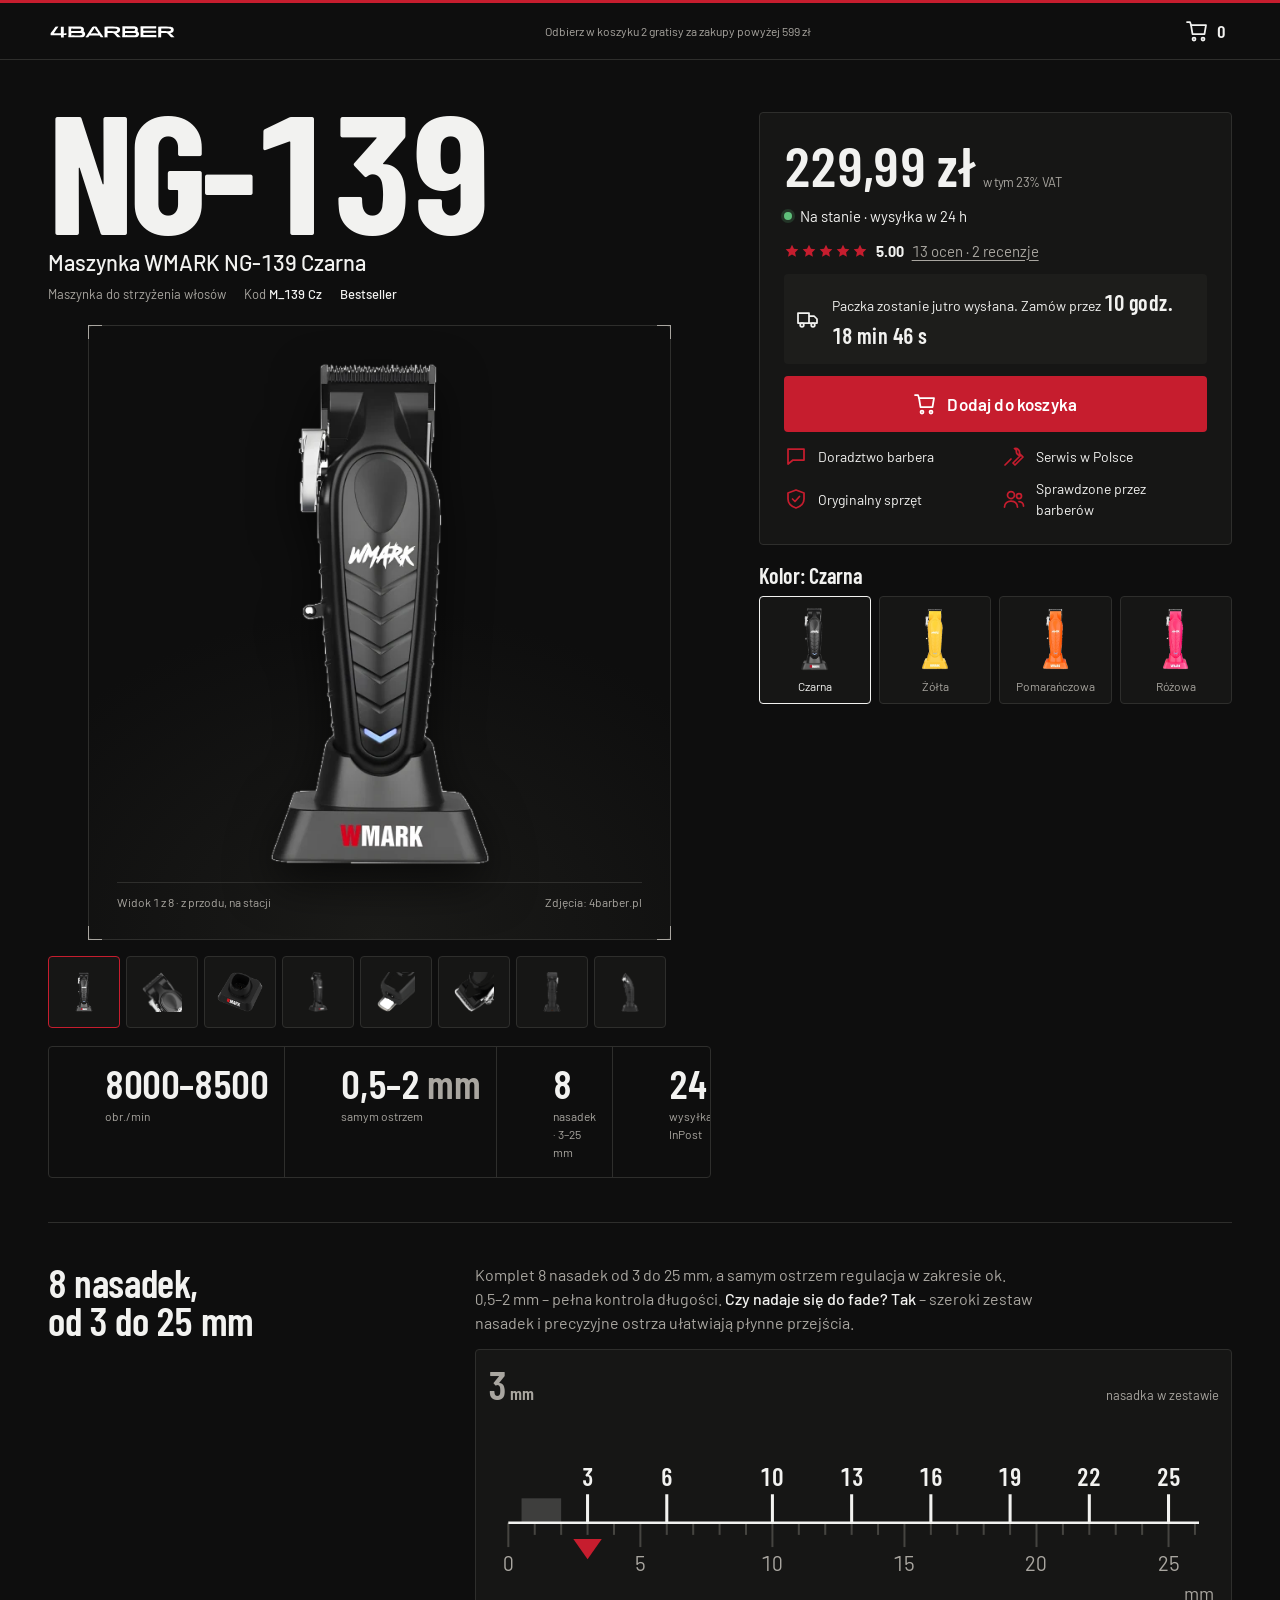
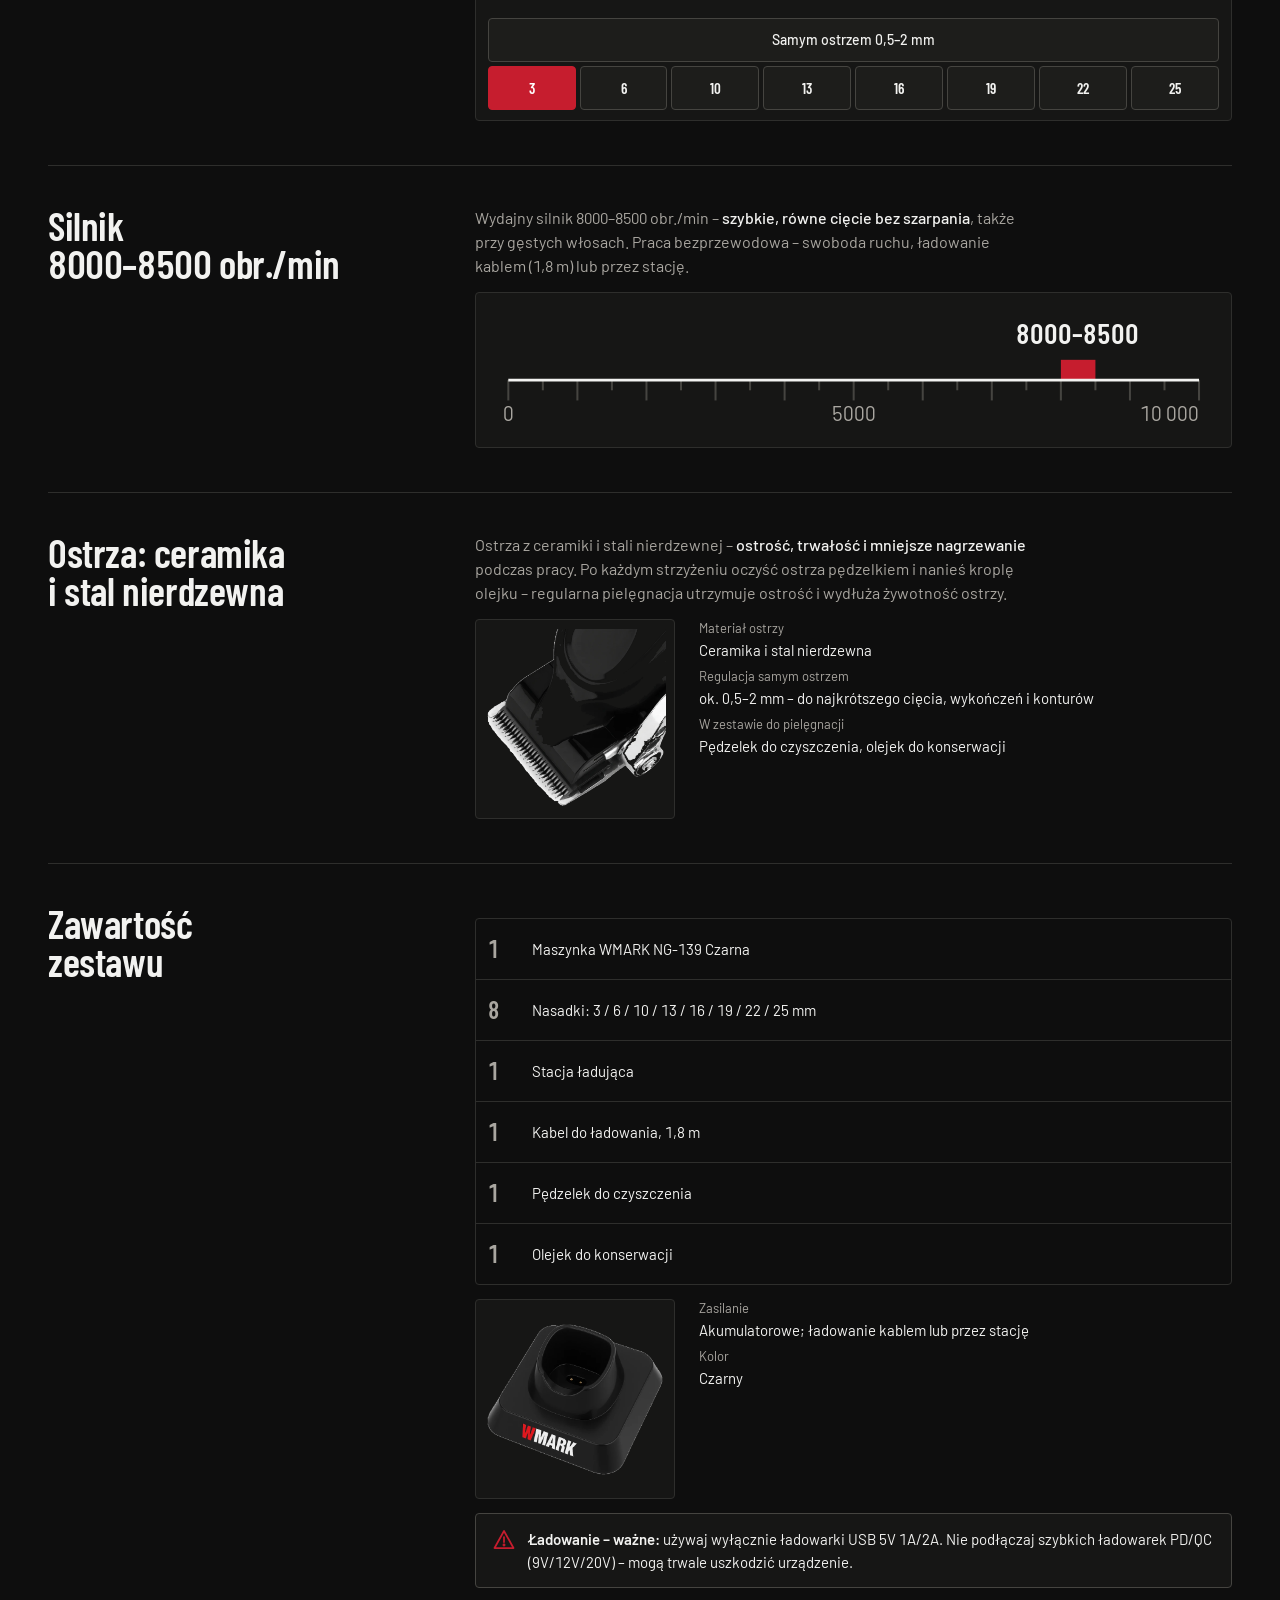
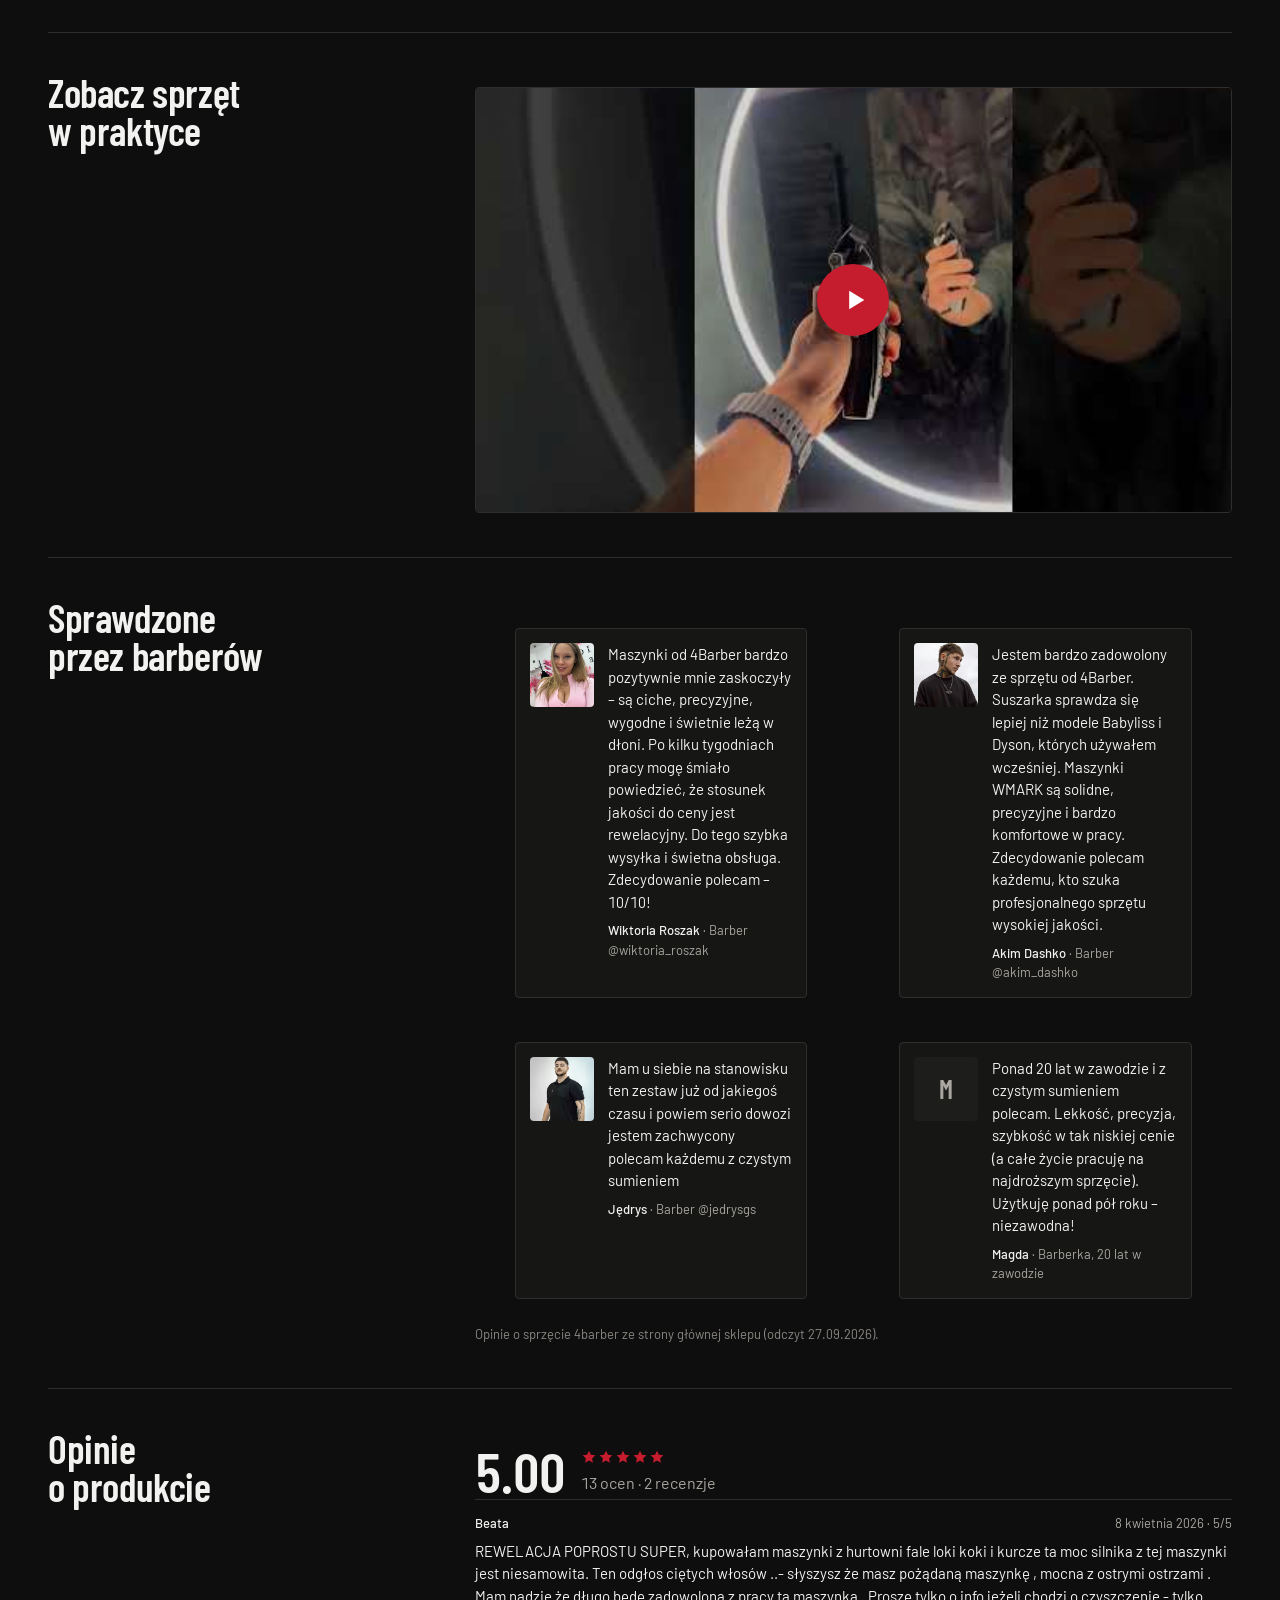
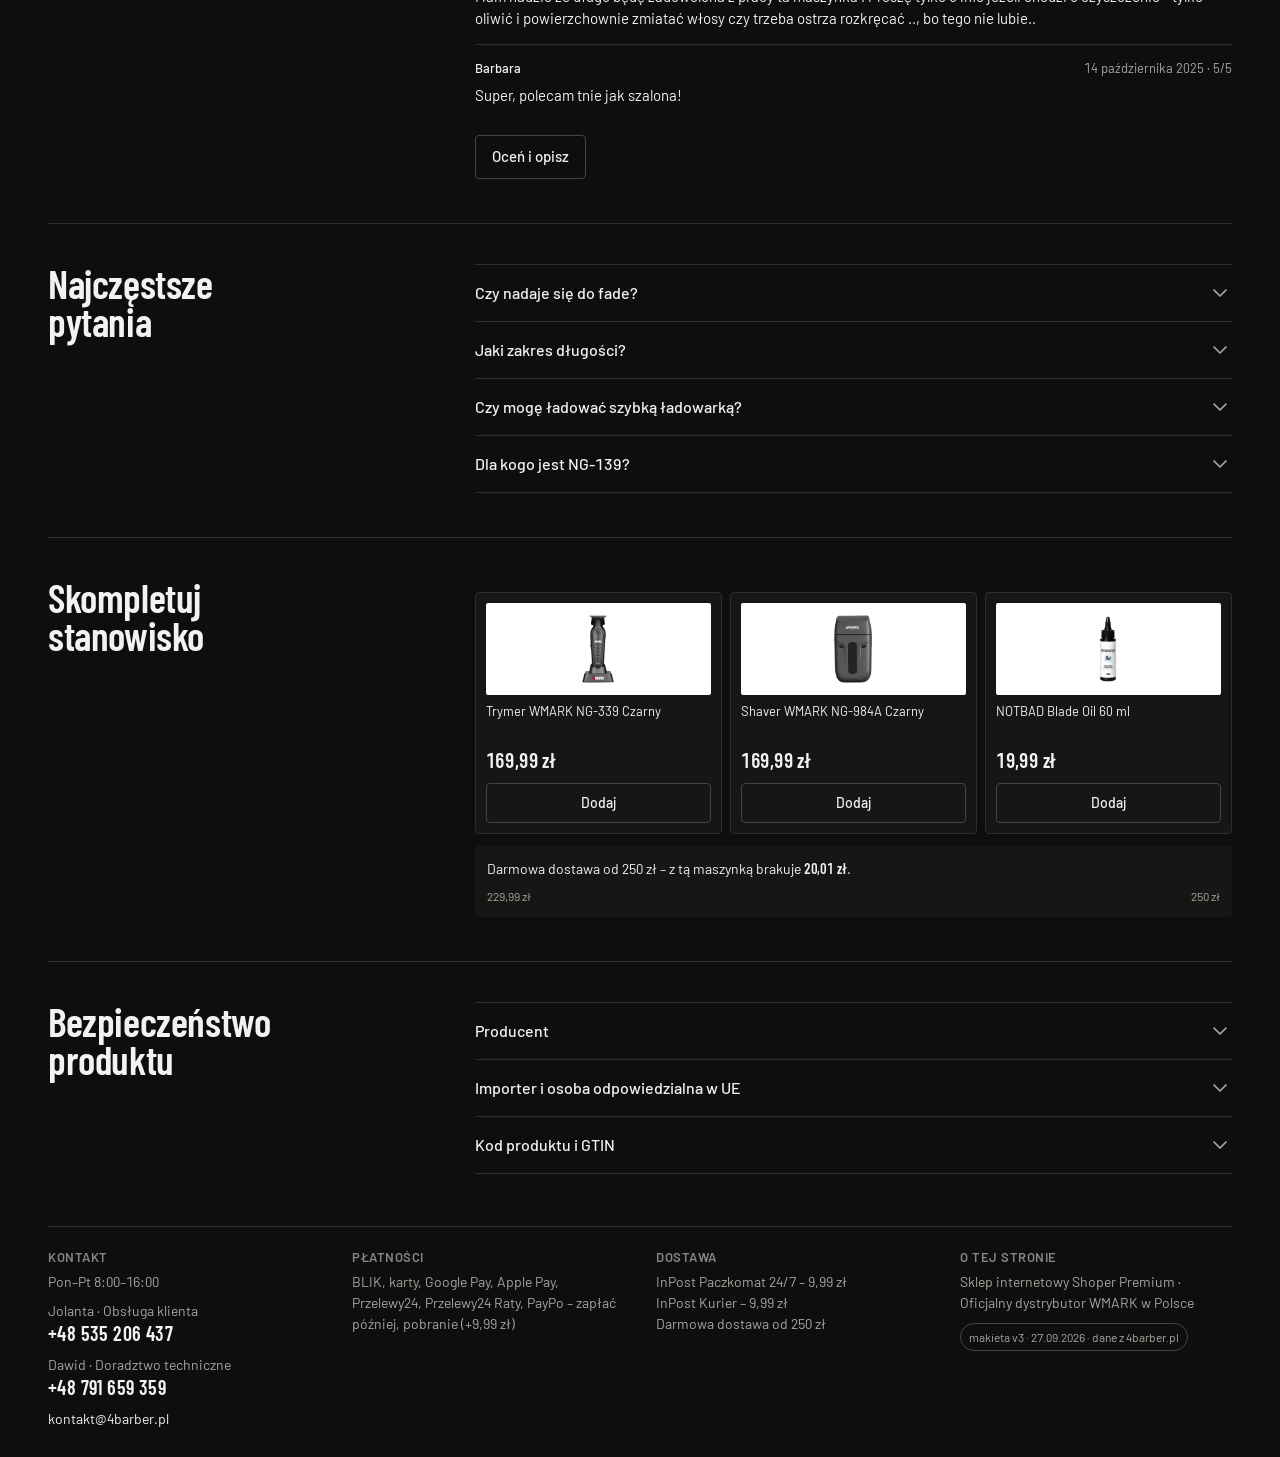
<file: pdp-v3.html>
<!doctype html>
<html lang="pl">
<head>
<meta charset="UTF-8">
<meta name="viewport" content="width=device-width, initial-scale=1.0">
<meta name="robots" content="noindex">
<title>Maszynka WMARK NG-139 Czarna — karta techniczna · makieta v3 · 4barber</title>
<link rel="preconnect" href="https://fonts.googleapis.com">
<link rel="preconnect" href="https://fonts.gstatic.com" crossorigin>
<link href="https://fonts.googleapis.com/css2?family=Barlow+Condensed:wght@500;600;700&family=Barlow:wght@400;500;600&display=swap" rel="stylesheet">
<style>
/* Świat v3: czarny arkusz karty technicznej, biały druk, czerwień 4barber jako pasy i akcja. Jedna rodzina kroju: Barlow (tekst) + Barlow Condensed (cyfry, nagłówki). */
:root{
  --bg:#0E0E0E; --panel:#161615; --panel-2:#1D1D1B;
  --ink:#F2F2F0; --ink-2:#A9A6A0; --ink-3:#8A8782;
  --red:#C61D2E; --red-2:#A8182A; --green:#5FBF7A;
  --line:#2E2E2C; --line-2:#454440;
  --disp:'Barlow Condensed',system-ui,sans-serif; --text:'Barlow',system-ui,sans-serif;
  --r:4px; --bar-h:68px;
}
*{box-sizing:border-box}
html{-webkit-text-size-adjust:100%;scroll-behavior:smooth}
body{margin:0;background:var(--bg);color:var(--ink);font:400 16px/1.5 var(--text);font-variant-numeric:tabular-nums;padding-bottom:var(--bar-h)}
::selection{background:var(--red);color:#fff}
:focus-visible{outline:2px solid var(--red);outline-offset:3px;border-radius:2px}
img{display:block;max-width:100%}
a{color:inherit}
button{font:inherit;color:inherit;background:none;border:0;padding:0;cursor:pointer}
h1,h2,h3{margin:0;font-family:var(--disp);font-weight:600;line-height:.95;text-wrap:balance}
h2{font-size:34px;letter-spacing:-.01em}
p{margin:0}
.num{font-family:var(--disp);font-weight:600;letter-spacing:-.01em}
.muted{color:var(--ink-2)}
.wrap{padding:0 16px}
.sr{position:absolute;width:1px;height:1px;overflow:hidden;clip:rect(0 0 0 0)}
svg.i{width:24px;height:24px;stroke:currentColor;fill:none;stroke-width:1.75;stroke-linecap:round;stroke-linejoin:round;flex:none}

/* Górna belka: cienki czerwony pas jak na arkuszu, logo, koszyk. */
.top{position:sticky;top:0;z-index:20;background:var(--bg);border-bottom:1px solid var(--line)}
.top::before{content:"";display:block;height:3px;background:var(--red)}
.top .row{display:flex;align-items:center;justify-content:space-between;height:56px}
.top .logo img{height:16px;width:auto}
.top .gratis{font-size:12px;color:var(--ink-2);display:none}
.top .cart{display:flex;align-items:center;gap:8px;height:44px;padding:0 6px;color:var(--ink)}
.top .cart .num{font-size:18px}

/* Nagłówek arkusza: numer modelu w skali arkusza, pełna nazwa w tym samym H1 pod nim. */
.sheet-head{padding-top:16px;display:grid;gap:4px}
.sheet-head h1 .model{display:block;font-size:84px;font-weight:700;line-height:.86;letter-spacing:-.03em}
.sheet-head h1 .name{display:block;margin-top:8px;font-family:var(--text);font-weight:500;font-size:17px;line-height:1.3;color:var(--ink)}
.sheet-head .meta{display:flex;flex-wrap:wrap;gap:6px 18px;font-size:13px;color:var(--ink-2);margin-top:4px}
.sheet-head .meta b{color:var(--ink);font-weight:500}

/* Widok produktu: wycinanka na czerni w ramce z znacznikami pasowania (bez wymiarów — sklep ich nie podaje). */
.hero{position:relative;margin-top:12px;padding:14px 12px 10px;border:1px solid var(--line);border-radius:var(--r);background:radial-gradient(120% 90% at 50% 100%,#1B1B19 0%,var(--bg) 60%)}
.hero .mark{position:absolute;width:14px;height:14px;border-color:var(--ink-2);border-style:solid;border-width:0}
.hero .mark.tl{top:-1px;left:-1px;border-top-width:1px;border-left-width:1px}
.hero .mark.tr{top:-1px;right:-1px;border-top-width:1px;border-right-width:1px}
.hero .mark.bl{bottom:-1px;left:-1px;border-bottom-width:1px;border-left-width:1px}
.hero .mark.br{bottom:-1px;right:-1px;border-bottom-width:1px;border-right-width:1px}
.hero .view{height:224px;display:flex;align-items:center;justify-content:center}
.hero .view img{height:224px;width:auto;max-width:100%;object-fit:contain;filter:drop-shadow(0 18px 24px rgba(0,0,0,.6))}
.hero figcaption{display:flex;justify-content:space-between;font-size:12px;color:var(--ink-2);padding-top:10px;border-top:1px solid var(--line);margin-top:8px}
.thumbs{display:flex;gap:6px;margin-top:8px;overflow-x:auto;scrollbar-width:thin;scrollbar-color:var(--line-2) transparent;padding-bottom:4px}
.thumbs button{flex:none;width:56px;height:56px;border:1px solid var(--line);border-radius:var(--r);background:var(--panel);display:grid;place-items:center;padding:6px}
.thumbs button[aria-current="true"]{border-color:var(--red)}
.thumbs img{height:40px;width:auto;max-width:100%;object-fit:contain}

/* Pas parametrów: cztery zmierzone liczby, każda z jednostką; to jest pierwsze, co barber czyta. */
.strip{display:grid;grid-template-columns:repeat(2,1fr);border:1px solid var(--line);border-radius:var(--r);margin-top:14px;overflow:hidden}
.strip div{padding:12px 12px 10px;border-right:1px solid var(--line);border-bottom:1px solid var(--line)}
.strip div:nth-child(2n){border-right:0}
.strip div:nth-child(n+3){border-bottom:0}
.strip .num{font-size:30px;line-height:1;display:block;white-space:nowrap}
.strip small{display:block;font-size:12px;color:var(--ink-2);margin-top:4px}

/* Panel zakupu: cena, stan, ocena, licznik wysyłki, zaufanie. CTA na mobile żyje w dolnym pasku. */
.buy{margin-top:18px;border-top:1px solid var(--line);padding-top:16px;display:grid;gap:12px}
.price-row{display:flex;align-items:baseline;justify-content:space-between;gap:12px}
.price{font-size:46px;line-height:1}
.price small{font:400 13px/1 var(--text);color:var(--ink-2);margin-left:6px}
.stock{display:flex;align-items:center;gap:8px;font-size:15px}
.stock .dot{width:8px;height:8px;border-radius:50%;background:var(--green);box-shadow:0 0 0 3px rgba(95,191,122,.18)}
.rating{display:flex;align-items:center;gap:8px;font-size:15px}
.stars{display:inline-flex;gap:1px;color:var(--red)}
.stars svg{width:16px;height:16px;fill:currentColor}
.rating a{color:var(--ink-2);text-underline-offset:3px}
.ship{display:flex;gap:12px;align-items:center;padding:12px;background:var(--panel);border-radius:var(--r);font-size:14px}
.ship .num{font-size:22px;letter-spacing:.02em;min-width:96px}
.trust{list-style:none;margin:0;padding:0;display:grid;grid-template-columns:1fr 1fr;gap:10px 14px;font-size:14px}
.trust li{display:flex;gap:10px;align-items:center;color:var(--ink)}
.trust svg{color:var(--red)}
.cta{display:flex;align-items:center;justify-content:center;gap:10px;height:56px;padding:0 20px;background:var(--red);color:#fff;border-radius:var(--r);font:600 17px/1 var(--text);letter-spacing:.01em;width:100%;transition:background .15s ease-out,transform .15s ease-out}
.cta:hover{background:var(--red-2)}
.cta:active{transform:translateY(1px)}
.buy .cta{display:none}

/* Malowania: cztery kolory to cztery osobne produkty w sklepie, wszystkie w tej samej cenie. */
.variants{margin-top:20px}
.variants h2{font-size:22px;margin-bottom:10px}
.chips{display:grid;grid-template-columns:repeat(4,1fr);gap:8px;list-style:none;margin:0;padding:0}
.chips a{display:grid;gap:6px;justify-items:center;padding:10px 6px 8px;border:1px solid var(--line);border-radius:var(--r);text-decoration:none;font-size:12px;color:var(--ink-2);background:var(--panel);min-height:44px}
.chips a[aria-current="true"]{border-color:var(--ink);color:var(--ink)}
.chips img{height:64px;width:auto;object-fit:contain}

/* Sekcje arkusza: nagłówek + treść; na desktopie nagłówek w lewej kolumnie jak etykieta wiersza w karcie danych. */
.sec{padding:36px 0 8px;border-top:1px solid var(--line);margin-top:28px}
.sec h2{margin-bottom:14px}
.sec .lead{color:var(--ink-2);max-width:62ch}
.sec .lead b{color:var(--ink);font-weight:500}

/* Linijka nasadek: rysunek skali 0–26 mm, osiem stopni z karty, strefa ostrza 0,5–2 mm. Dotknięcie stopnia ustawia wskaźnik. */
.ruler{background:var(--panel);border:1px solid var(--line);border-radius:var(--r);padding:14px 12px 10px;margin-top:14px}
.ruler svg{width:100%;height:auto;display:block}
.ruler .readout{display:flex;justify-content:space-between;align-items:baseline;margin-bottom:8px}
.ruler .readout .num{font-size:40px;line-height:1}
.ruler .readout .num small{font-size:18px;color:var(--ink-2);margin-left:4px}
.ruler .readout p{font-size:13px;color:var(--ink-2);text-align:right;max-width:18ch}
.stops{display:grid;grid-template-columns:repeat(8,1fr);gap:4px;margin-top:10px}
.stops .blade{grid-column:1/-1;font-family:var(--text);font-weight:500;font-size:14px}
.stops button{height:44px;border:1px solid var(--line-2);border-radius:var(--r);font:600 15px/1 var(--disp);color:var(--ink);background:var(--panel-2)}
.stops button[aria-pressed="true"]{background:var(--red);border-color:var(--red);color:#fff}
.stops button:hover{border-color:var(--ink-2)}

/* Skala obrotów: pasek 0–10 000 z zaznaczonym zakresem pracy z karty. */
.gauge{background:var(--panel);border:1px solid var(--line);border-radius:var(--r);padding:14px 12px 10px;margin-top:14px}
.gauge svg{width:100%;height:auto;display:block}

/* Ostrza, zestaw, zasilanie: zdjęcie detalu + fakty z karty w układzie „część | opis”. */
.part{display:grid;grid-template-columns:120px 1fr;gap:14px;align-items:start;margin-top:14px}
.part .ph{background:var(--panel);border:1px solid var(--line);border-radius:var(--r);height:120px;display:grid;place-items:center;padding:8px}
.part .ph img{height:100%;width:auto;max-width:100%;object-fit:contain}
.part dl{margin:0;display:grid;gap:6px;font-size:15px}
.part dt{color:var(--ink-2);font-size:13px}
.part dd{margin:0}
.kit{list-style:none;margin:14px 0 0;padding:0;border:1px solid var(--line);border-radius:var(--r);overflow:hidden}
.kit li{display:grid;grid-template-columns:44px 1fr;align-items:center;padding:12px;border-bottom:1px solid var(--line);font-size:15px}
.kit li:last-child{border-bottom:0}
.kit .num{font-size:24px;color:var(--ink-2)}
.warn{margin-top:14px;padding:14px 14px 14px 16px;border:1px solid var(--line-2);border-radius:var(--r);background:var(--panel);display:grid;grid-template-columns:24px 1fr;gap:12px;font-size:15px}
.warn svg{color:var(--red)}
.warn b{font-weight:600}

/* Wideo: miniatura z realnego filmu sklepu; iframe dopiero po kliknięciu (waga strony). */
.video{position:relative;margin-top:14px;aspect-ratio:9/16;max-height:520px;background:#000;border:1px solid var(--line);border-radius:var(--r);overflow:hidden}
.video img{width:100%;height:100%;object-fit:cover;opacity:.85}
.video button{position:absolute;inset:0;display:grid;place-items:center;color:#fff}
.video button span{display:grid;place-items:center;width:72px;height:72px;border-radius:50%;background:var(--red);box-shadow:0 10px 30px rgba(0,0,0,.5)}
.video button svg{width:28px;height:28px;fill:#fff;margin-left:4px}
.video iframe{position:absolute;inset:0;width:100%;height:100%;border:0}

/* Barberzy z nazwiskiem: realne opinie ze strony głównej sklepu, zdjęcie + Instagram. */
.barbers{display:grid;gap:12px;margin-top:14px}
.barber{display:grid;grid-template-columns:64px 1fr;gap:14px;padding:14px;border:1px solid var(--line);border-radius:var(--r);background:var(--panel)}
.barber img{width:64px;height:64px;object-fit:cover;border-radius:var(--r)}
.barber .who{display:grid;grid-template-columns:64px 1fr;gap:14px;align-items:center}
.barber .avatar-txt{width:64px;height:64px;border-radius:var(--r);background:var(--panel-2);display:grid;place-items:center;font:600 26px var(--disp);color:var(--ink-2)}
.barber blockquote{margin:0;font-size:15px;line-height:1.5}
.barber figcaption{margin-top:8px;font-size:13px;color:var(--ink-2)}
.barber figcaption b{color:var(--ink);font-weight:500}
.barber.full{grid-template-columns:1fr}
.note{font-size:13px;color:var(--ink-3);margin-top:10px}

/* Opinie produktu: średnia, liczba ocen, dwie recenzje dosłownie. */
.reviews-head{display:flex;align-items:center;gap:16px;margin-top:14px}
.reviews-head .num{font-size:56px;line-height:1}
.review{padding:14px 0;border-top:1px solid var(--line)}
.review header{display:flex;justify-content:space-between;font-size:13px;color:var(--ink-2);margin-bottom:6px}
.review header b{color:var(--ink);font-weight:500}
.review p{font-size:15px}
.btn-2{display:inline-flex;align-items:center;justify-content:center;height:44px;padding:0 16px;border:1px solid var(--line-2);border-radius:var(--r);font-weight:500;font-size:15px;color:var(--ink);text-decoration:none}
.btn-2:hover{border-color:var(--ink-2)}

/* FAQ i bezpieczeństwo: natywne details z własnym chevronem. */
details{border-top:1px solid var(--line)}
details:last-of-type{border-bottom:1px solid var(--line)}
summary{list-style:none;display:flex;justify-content:space-between;align-items:center;gap:12px;min-height:56px;padding:12px 0;font-weight:500;font-size:16px;cursor:pointer}
summary::-webkit-details-marker{display:none}
summary svg{transition:transform .2s ease-out;color:var(--ink-2)}
details[open] summary svg{transform:rotate(180deg)}
details .body{padding:0 0 16px;color:var(--ink-2);font-size:15px;max-width:62ch}
details .body b{color:var(--ink);font-weight:500}

/* Skompletuj stanowisko: trzy realne produkty z modala sklepu + próg darmowej dostawy. */
.cross{display:grid;grid-template-columns:repeat(3,1fr);gap:8px;list-style:none;margin:14px 0 0;padding:0}
.cross li{border:1px solid var(--line);border-radius:var(--r);padding:10px;background:var(--panel);display:grid;gap:8px;align-content:start}
.cross .ph{height:92px;display:grid;place-items:center;background:#fff;border-radius:2px}
.cross .ph img{height:84px;width:auto;max-width:100%;object-fit:contain}
.cross .nm{font-size:13px;line-height:1.3;min-height:34px}
.cross .pr{font-size:20px}
.cross button{height:40px;border:1px solid var(--line-2);border-radius:var(--r);font-weight:500;font-size:14px}
.cross button:hover{border-color:var(--ink-2)}
.free{margin-top:12px;padding:12px;border-radius:var(--r);background:var(--panel);font-size:14px;display:grid;gap:8px}
.free .bar{height:4px;background:var(--line-2);border-radius:2px;overflow:hidden}
.free .bar i{display:block;height:100%;width:92%;background:var(--red)}
.free .ends{display:flex;justify-content:space-between;font-size:12px;color:var(--ink-2)}

/* Stopka: kontakt, płatności, dostawa — fakty ze sklepu; chip wersji makiety. */
footer{margin-top:36px;border-top:1px solid var(--line);padding:24px 0 28px;font-size:14px;color:var(--ink-2);display:grid;gap:18px}
footer h3{font-family:var(--text);font-size:13px;font-weight:600;letter-spacing:.04em;text-transform:uppercase;color:var(--ink-3);margin-bottom:8px}
footer a{color:var(--ink);text-decoration:none}
footer .tel{font:600 20px/1.2 var(--disp);letter-spacing:.02em}
footer .chip{display:inline-block;font-size:12px;padding:4px 8px;border:1px solid var(--line-2);border-radius:999px;color:var(--ink-2)}

/* Dolny pasek: cena + akcja od pierwszej sekundy; na desktopie zastępuje go przyklejona kolumna zakupu. */
.bar{position:fixed;left:0;right:0;bottom:0;z-index:30;height:var(--bar-h);background:rgba(14,14,14,.96);border-top:1px solid var(--line-2);display:flex;align-items:center;gap:12px;padding:0 16px;padding-bottom:env(safe-area-inset-bottom)}
.bar .p{display:grid;line-height:1}
.bar .p .num{font-size:28px}
.bar .p small{font-size:12px;color:var(--ink-2);margin-top:3px}
.bar .cta{flex:1;height:48px}

/* Panel „Dodano do koszyka”: to, co sklep pokazuje dziś w modalu, ale w języku arkusza. */
dialog{border:0;padding:0;background:transparent;max-width:none;width:100%;margin:0;height:100dvh;max-height:100dvh}
dialog::backdrop{background:rgba(0,0,0,.6)}
.panel{position:fixed;left:0;right:0;bottom:0;background:var(--panel);color:var(--ink);border-top:1px solid var(--line-2);border-radius:12px 12px 0 0;padding:16px 16px 24px;display:grid;gap:14px;max-height:92dvh;overflow:auto}
.panel header{display:flex;justify-content:space-between;align-items:center}
.panel h2{font-size:26px}
.panel .close{width:44px;height:44px;display:grid;place-items:center;border:1px solid var(--line-2);border-radius:var(--r)}
.panel .item{display:grid;grid-template-columns:64px 1fr;gap:12px;align-items:center;font-size:15px}
.panel .item .ph{height:64px;display:grid;place-items:center;border:1px solid var(--line);border-radius:var(--r)}
.panel .item img{height:56px;width:auto;object-fit:contain}
.panel .actions{display:grid;gap:8px}
.panel .btn-2{height:48px}
.panel .cross .pr{font-size:18px}

/* Ruch: jedna autorska scena — wycinanka i pas liczb dojeżdżają na miejsce przy wejściu, z widocznego stanu. */
@media (prefers-reduced-motion:no-preference){
  .hero .view img{animation:land .7s cubic-bezier(.16,1,.3,1) both}
  .strip div{animation:rise .6s cubic-bezier(.16,1,.3,1) both}
  .strip div:nth-child(2){animation-delay:.06s}.strip div:nth-child(3){animation-delay:.12s}.strip div:nth-child(4){animation-delay:.18s}
  @keyframes land{from{transform:translateY(14px) scale(.985);opacity:.6}to{transform:none;opacity:1}}
  @keyframes rise{from{transform:translateY(8px);opacity:.5}to{transform:none;opacity:1}}
}

/* Desktop: arkusz w dwu kolumnach — po lewej maszyna i liczby, po prawej przyklejony panel zakupu; sekcje jako wiersze etykieta | treść. */
@media (min-width:1024px){
  body{padding-bottom:0}
  .wrap{padding:0 48px;max-width:1440px;margin:0 auto}
  .top .gratis{display:block}
  .top .logo img{height:18px}
  .grid{display:grid;grid-template-columns:minmax(0,7fr) minmax(360px,5fr);gap:48px;align-items:start}
  .col-r{position:sticky;top:76px}
  .sheet-head{padding-top:36px}
  .sheet-head h1 .model{font-size:168px}
  .sheet-head h1 .name{font-size:22px}
  .hero{margin-top:20px;padding:28px}
  .hero .view{height:520px}
  .hero .view img{height:520px}
  .thumbs button{width:72px;height:72px}
  .strip{grid-template-columns:repeat(4,1fr)}
  .strip div{border-bottom:0;padding:16px}
  .strip div:nth-child(2n){border-right:1px solid var(--line)}
  .strip div:last-child{border-right:0}
  .strip .num{font-size:40px}
  .buy{margin-top:36px;border:1px solid var(--line);border-radius:var(--r);padding:24px;background:var(--panel)}
  .buy .ship{background:var(--panel-2)}
  .buy .cta{display:flex}
  .bar{display:none}
  .price{font-size:56px}
  .variants{margin-top:20px}
  .sec{display:grid;grid-template-columns:minmax(0,4fr) minmax(0,8fr);gap:48px;padding:40px 0 16px}
  .sec h2{font-size:40px;position:sticky;top:90px}
  .sec > div{min-width:0}
  .barbers{grid-template-columns:1fr 1fr}
  .barber.full{grid-column:1/-1}
  .video{aspect-ratio:16/9;max-height:none}
  .part{grid-template-columns:200px 1fr;gap:24px}
  .part .ph{height:200px}
  footer{grid-template-columns:repeat(4,1fr);gap:32px}
  .panel{left:auto;right:0;top:0;bottom:0;width:440px;border-radius:0;border-left:1px solid var(--line-2);border-top:0;max-height:none}
}
</style>
</head>
<body>

<!-- Sprite ikon: jedna kreska 1,75 px, 24 px – używane przez use href. -->
<svg width="0" height="0" style="position:absolute" aria-hidden="true">
  <symbol id="i-cart" viewBox="0 0 24 24"><path d="M6 6h15l-1.5 9H7.5L6 6z"/><path d="M6 6 5 3H2"/><circle cx="9" cy="20" r="1.5"/><circle cx="18" cy="20" r="1.5"/></symbol>
  <symbol id="i-chat" viewBox="0 0 24 24"><path d="M4 5h16v11H9l-5 4V5z"/></symbol>
  <symbol id="i-wrench" viewBox="0 0 24 24"><path d="M14.5 6.5a4 4 0 0 0 4.9 4.9L21 13l-8 8-2-2 8-8-1.6-1.6a4 4 0 0 0-4.9-4.9L14.5 6.5z"/><path d="M3 21l6-6"/></symbol>
  <symbol id="i-shield" viewBox="0 0 24 24"><path d="M12 3l8 3v6c0 4.5-3.5 7.5-8 9-4.5-1.5-8-4.5-8-9V6l8-3z"/><path d="m8.5 12 2.5 2.5 4.5-5"/></symbol>
  <symbol id="i-users" viewBox="0 0 24 24"><circle cx="9" cy="8" r="3.5"/><path d="M2.5 20c0-3.5 3-6 6.5-6s6.5 2.5 6.5 6"/><circle cx="17" cy="9" r="2.5"/><path d="M21.5 19c0-2.5-1.8-4.5-4.5-4.5"/></symbol>
  <symbol id="i-chev" viewBox="0 0 24 24"><path d="m6 9 6 6 6-6"/></symbol>
  <symbol id="i-close" viewBox="0 0 24 24"><path d="M6 6l12 12M18 6 6 18"/></symbol>
  <symbol id="i-alert" viewBox="0 0 24 24"><path d="M12 3 2.5 20h19L12 3z"/><path d="M12 9v5"/><circle cx="12" cy="17" r=".6" fill="currentColor"/></symbol>
  <symbol id="i-truck" viewBox="0 0 24 24"><path d="M2 6h11v10H2zM13 9h5l3 3v4h-8"/><circle cx="6" cy="18" r="1.8"/><circle cx="17" cy="18" r="1.8"/></symbol>
  <symbol id="i-star" viewBox="0 0 24 24"><path d="M12 2.5l2.9 6.2 6.6.8-4.9 4.6 1.3 6.6L12 17.4l-5.9 3.3 1.3-6.6L2.5 9.5l6.6-.8L12 2.5z"/></symbol>
</svg>

<!-- Górna belka sklepu: pas gratisów (desktop), logo 4BARBER, koszyk. -->
<header class="top">
  <div class="wrap row">
    <a class="logo" href="#" aria-label="4barber – strona główna"><img src="assets/brand/4barber-logo-white.svg" width="150" height="21" alt="4barber"></a>
    <p class="gratis">Odbierz w koszyku 2 gratisy za zakupy powyżej 599 zł</p>
    <button class="cart" type="button" aria-label="Koszyk, 0 produktów"><svg class="i"><use href="#i-cart"/></svg><span class="num" aria-hidden="true">0</span></button>
  </div>
</header>

<main class="wrap">
  <div class="grid">
    <div class="col-l">
      <!-- Nagłówek arkusza: model w skali arkusza + pełna nazwa i kod produktu. -->
      <section class="sheet-head">
        <h1><span class="model">NG-139</span><span class="name">Maszynka WMARK NG-139 Czarna</span></h1>
        <p class="meta"><span>Maszynka do strzyżenia włosów</span><span>Kod <b>M_139 Cz</b></span><span><b>Bestseller</b></span></p>
      </section>

      <!-- Widok produktu: wycinanka ze zdjęć sklepu, 8 widoków do przełączenia. -->
      <figure class="hero">
        <span class="mark tl"></span><span class="mark tr"></span><span class="mark bl"></span><span class="mark br"></span>
        <div class="view"><img id="mainView" src="assets/ng139/cut/czarna-01.png" width="286" height="626" alt="Maszynka WMARK NG-139 Czarna na stacji ładującej, widok z przodu"></div>
        <figcaption><span id="viewLabel">Widok 1 z 8 · z przodu, na stacji</span><span>Zdjęcia: 4barber.pl</span></figcaption>
      </figure>
      <div class="thumbs" role="group" aria-label="Widoki produktu">
        <button type="button" data-src="assets/ng139/cut/czarna-01.png" data-label="z przodu, na stacji" aria-current="true"><img src="assets/ng139/cut/czarna-01.png" width="44" height="44" alt="Widok 1: z przodu"></button>
        <button type="button" data-src="assets/ng139/cut/czarna-02.png" data-label="ostrze z góry"><img src="assets/ng139/cut/czarna-02.png" width="44" height="44" alt="Widok 2: ostrze z góry" loading="lazy"></button>
        <button type="button" data-src="assets/ng139/cut/czarna-03.png" data-label="stacja ładująca"><img src="assets/ng139/cut/czarna-03.png" width="44" height="44" alt="Widok 3: stacja ładująca" loading="lazy"></button>
        <button type="button" data-src="assets/ng139/cut/czarna-04.png" data-label="z boku"><img src="assets/ng139/cut/czarna-04.png" width="44" height="44" alt="Widok 4: z boku" loading="lazy"></button>
        <button type="button" data-src="assets/ng139/cut/czarna-05.png" data-label="spód, zaczep do zawieszenia"><img src="assets/ng139/cut/czarna-05.png" width="44" height="44" alt="Widok 5: spód" loading="lazy"></button>
        <button type="button" data-src="assets/ng139/cut/czarna-06.png" data-label="ostrze pod kątem"><img src="assets/ng139/cut/czarna-06.png" width="44" height="44" alt="Widok 6: ostrze pod kątem" loading="lazy"></button>
        <button type="button" data-src="assets/ng139/cut/czarna-07.png" data-label="z tyłu, na stacji"><img src="assets/ng139/cut/czarna-07.png" width="44" height="44" alt="Widok 7: z tyłu" loading="lazy"></button>
        <button type="button" data-src="assets/ng139/cut/czarna-08.png" data-label="widok 8"><img src="assets/ng139/cut/czarna-08.png" width="44" height="44" alt="Widok 8" loading="lazy"></button>
      </div>

      <!-- Pas parametrów: cztery liczby z karty produktu. -->
      <dl class="strip">
        <div><dt class="sr">Obroty silnika</dt><dd><span class="num">8000–8500</span><small>obr./min</small></dd></div>
        <div><dt class="sr">Cięcie samym ostrzem</dt><dd><span class="num">0,5–2 <span class="muted">mm</span></span><small>samym ostrzem</small></dd></div>
        <div><dt class="sr">Nasadki</dt><dd><span class="num">8</span><small>nasadek · 3–25 mm</small></dd></div>
        <div><dt class="sr">Wysyłka</dt><dd><span class="num">24 h</span><small>wysyłka, InPost</small></dd></div>
      </dl>
    </div>

    <div class="col-r">
      <!-- Panel zakupu: cena, dostępność, ocena, licznik wysyłki sklepu, cztery gwarancje sklepu, CTA (desktop). -->
      <section class="buy" aria-labelledby="buyH">
        <h2 id="buyH" class="sr">Cena i zakup</h2>
        <div class="price-row"><p class="price num">229,99 zł<small>w tym 23% VAT</small></p></div>
        <p class="stock"><span class="dot" aria-hidden="true"></span>Na stanie · wysyłka w 24 h</p>
        <p class="rating"><span class="stars" aria-hidden="true"><svg><use href="#i-star"/></svg><svg><use href="#i-star"/></svg><svg><use href="#i-star"/></svg><svg><use href="#i-star"/></svg><svg><use href="#i-star"/></svg></span><b>5.00</b><a href="#opinie">13 ocen · 2 recenzje</a></p>
        <p class="ship"><svg class="i" aria-hidden="true"><use href="#i-truck"/></svg><span>Paczka zostanie jutro wysłana. Zamów przez <span class="num" id="cd" aria-live="off">--:--:--</span></span></p>
        <button class="cta" type="button" data-atc><svg class="i" aria-hidden="true"><use href="#i-cart"/></svg>Dodaj do koszyka</button>
        <ul class="trust">
          <li><svg class="i" aria-hidden="true"><use href="#i-chat"/></svg>Doradztwo barbera</li>
          <li><svg class="i" aria-hidden="true"><use href="#i-wrench"/></svg>Serwis w Polsce</li>
          <li><svg class="i" aria-hidden="true"><use href="#i-shield"/></svg>Oryginalny sprzęt</li>
          <li><svg class="i" aria-hidden="true"><use href="#i-users"/></svg>Sprawdzone przez barberów</li>
        </ul>
      </section>

      <!-- Malowania: cztery osobne produkty sklepu, ta sama cena. -->
      <section class="variants" aria-labelledby="varH">
        <h2 id="varH">Kolor: Czarna</h2>
        <ul class="chips">
          <li><a href="#" aria-current="true"><img src="assets/ng139/cut/czarna-01.png" width="29" height="64" alt="" loading="lazy">Czarna</a></li>
          <li><a href="https://4barber.pl/pl/p/Maszynka-WMARK-NG-139-Zolta/94"><img src="assets/ng139/cut/zolta.png" width="29" height="64" alt="" loading="lazy">Żółta</a></li>
          <li><a href="https://4barber.pl/pl/p/Maszynka-WMARK-NG-139-Pomaranczowa/95"><img src="assets/ng139/cut/pomaranczowa.png" width="29" height="64" alt="" loading="lazy">Pomarańczowa</a></li>
          <li><a href="https://4barber.pl/pl/p/Maszynka-WMARK-NG-139-Rozowa/107"><img src="assets/ng139/cut/rozowa.png" width="29" height="64" alt="" loading="lazy">Różowa</a></li>
        </ul>
      </section>
    </div>
  </div>

  <!-- Linijka nasadek: interakcja podpisowa – osiem stopni z karty na narysowanej skali. -->
  <section class="sec" aria-labelledby="rulH">
    <h2 id="rulH">8 nasadek,<br>od 3 do 25 mm</h2>
    <div>
      <p class="lead">Komplet 8 nasadek od 3 do 25 mm, a samym ostrzem regulacja w zakresie ok. 0,5–2 mm – pełna kontrola długości. <b>Czy nadaje się do fade? Tak</b> – szeroki zestaw nasadek i precyzyjne ostrza ułatwiają płynne przejścia.</p>
      <div class="ruler">
        <div class="readout"><p class="num"><span id="stopVal">3</span><small>mm</small></p><p id="stopTxt">nasadka w zestawie</p></div>
        <svg viewBox="0 0 360 96" role="img" aria-labelledby="rulerT"><title id="rulerT">Skala 0–26 mm z ośmioma nasadkami: 3, 6, 10, 13, 16, 19, 22, 25 mm i strefą samego ostrza 0,5–2 mm</title>
          <g id="rulerBase" stroke="#454440" stroke-width="1"></g>
          <rect id="bladeZone" x="16.5" y="42" width="19.5" height="12" fill="#F2F2F0" opacity=".18"/>
          <line x1="10" y1="54" x2="350" y2="54" stroke="#F2F2F0" stroke-width="1.25"/>
          <g id="rulerStops"></g>
          <g id="rulerCursor"><polygon points="0,0 -7,-10 7,-10" fill="#C61D2E"/></g>
          <g fill="#A9A6A0" font-family="Barlow, sans-serif" font-size="10" text-anchor="middle"><text x="10" y="78">0</text><text x="75" y="78">5</text><text x="140" y="78">10</text><text x="205" y="78">15</text><text x="270" y="78">20</text><text x="335" y="78">25</text><text x="350" y="92" font-size="9">mm</text></g>
        </svg>
        <div class="stops" role="group" aria-label="Wybierz długość cięcia">
          <button type="button" class="blade" data-mm="blade">Samym ostrzem 0,5–2 mm</button>
          <button type="button" data-mm="3" aria-pressed="true">3</button><button type="button" data-mm="6">6</button><button type="button" data-mm="10">10</button><button type="button" data-mm="13">13</button><button type="button" data-mm="16">16</button><button type="button" data-mm="19">19</button><button type="button" data-mm="22">22</button><button type="button" data-mm="25">25</button>
        </div>
      </div>
    </div>
  </section>

  <!-- Silnik: zakres obrotów z karty na rysowanej skali. -->
  <section class="sec" aria-labelledby="motH">
    <h2 id="motH">Silnik<br>8000–8500 obr./min</h2>
    <div>
      <p class="lead">Wydajny silnik 8000–8500 obr./min – <b>szybkie, równe cięcie bez szarpania</b>, także przy gęstych włosach. Praca bezprzewodowa – swoboda ruchu, ładowanie kablem (1,8 m) lub przez stację.</p>
      <div class="gauge">
        <svg viewBox="0 0 360 64" role="img" aria-label="Skala 0–10 000 obrotów na minutę z zaznaczonym zakresem pracy 8000–8500"><g id="gaugeBase" stroke="#454440"></g><rect x="282" y="26" width="17" height="10" fill="#C61D2E"/><line x1="10" y1="36" x2="350" y2="36" stroke="#F2F2F0" stroke-width="1.25"/><text x="290" y="18" fill="#F2F2F0" font-family="'Barlow Condensed', sans-serif" font-weight="600" font-size="14" text-anchor="middle">8000–8500</text><g fill="#A9A6A0" font-family="Barlow, sans-serif" font-size="10" text-anchor="middle"><text x="10" y="56">0</text><text x="180" y="56">5000</text><text x="350" y="56" text-anchor="end">10 000</text></g></svg>
      </div>
    </div>
  </section>

  <!-- Ostrza, zestaw, zasilanie: część | fakt z karty. -->
  <section class="sec" aria-labelledby="blH">
    <h2 id="blH">Ostrza: ceramika<br>i stal nierdzewna</h2>
    <div>
      <p class="lead">Ostrza z ceramiki i stali nierdzewnej – <b>ostrość, trwałość i mniejsze nagrzewanie</b> podczas pracy. Po każdym strzyżeniu oczyść ostrza pędzelkiem i nanieś kroplę olejku – regularna pielęgnacja utrzymuje ostrość i wydłuża żywotność ostrzy.</p>
      <div class="part">
        <div class="ph"><img src="assets/ng139/cut/czarna-06.png" width="110" height="108" alt="Ostrze maszynki pod kątem" loading="lazy"></div>
        <dl><div><dt>Materiał ostrzy</dt><dd>Ceramika i stal nierdzewna</dd></div><div><dt>Regulacja samym ostrzem</dt><dd>ok. 0,5–2 mm – do najkrótszego cięcia, wykończeń i konturów</dd></div><div><dt>W zestawie do pielęgnacji</dt><dd>Pędzelek do czyszczenia, olejek do konserwacji</dd></div></dl>
      </div>
    </div>
  </section>

  <section class="sec" aria-labelledby="kitH">
    <h2 id="kitH">Zawartość<br>zestawu</h2>
    <div>
      <ul class="kit">
        <li><span class="num">1</span><span>Maszynka WMARK NG-139 Czarna</span></li>
        <li><span class="num">8</span><span>Nasadki: 3 / 6 / 10 / 13 / 16 / 19 / 22 / 25 mm</span></li>
        <li><span class="num">1</span><span>Stacja ładująca</span></li>
        <li><span class="num">1</span><span>Kabel do ładowania, 1,8 m</span></li>
        <li><span class="num">1</span><span>Pędzelek do czyszczenia</span></li>
        <li><span class="num">1</span><span>Olejek do konserwacji</span></li>
      </ul>
      <div class="part">
        <div class="ph"><img src="assets/ng139/cut/czarna-03.png" width="110" height="95" alt="Stacja ładująca WMARK" loading="lazy"></div>
        <dl><div><dt>Zasilanie</dt><dd>Akumulatorowe; ładowanie kablem lub przez stację</dd></div><div><dt>Kolor</dt><dd>Czarny</dd></div></dl>
      </div>
      <div class="warn" role="note"><svg class="i" aria-hidden="true"><use href="#i-alert"/></svg><p><b>Ładowanie – ważne:</b> używaj wyłącznie ładowarki USB 5V 1A/2A. Nie podłączaj szybkich ładowarek PD/QC (9V/12V/20V) – mogą trwale uszkodzić urządzenie.</p></div>
    </div>
  </section>

  <!-- Wideo sklepu: „Zobacz sprzęt w praktyce”. -->
  <section class="sec" aria-labelledby="vidH">
    <h2 id="vidH">Zobacz sprzęt<br>w praktyce</h2>
    <div>
      <div class="video" id="video"><img src="assets/ng139/video-thumb.jpg" width="480" height="360" alt="Kadr z filmu o maszynce WMARK NG-139" loading="lazy"><button type="button" aria-label="Odtwórz film"><span><svg viewBox="0 0 24 24" aria-hidden="true"><path d="M7 4l13 8-13 8z"/></svg></span></button></div>
    </div>
  </section>

  <!-- Barberzy z nazwiskiem: opinie ze strony głównej sklepu, cytaty dosłowne. -->
  <section class="sec" aria-labelledby="barH">
    <h2 id="barH">Sprawdzone<br>przez barberów</h2>
    <div>
      <div class="barbers">
        <figure class="barber"><img src="assets/barberzy/wiktoria-roszak.webp" width="64" height="64" alt="" loading="lazy"><div><blockquote>Maszynki od 4Barber bardzo pozytywnie mnie zaskoczyły – są ciche, precyzyjne, wygodne i świetnie leżą w dłoni. Po kilku tygodniach pracy mogę śmiało powiedzieć, że stosunek jakości do ceny jest rewelacyjny. Do tego szybka wysyłka i świetna obsługa. Zdecydowanie polecam – 10/10!</blockquote><figcaption><b>Wiktoria Roszak</b> · Barber @wiktoria_roszak</figcaption></div></figure>
        <figure class="barber"><img src="assets/barberzy/akim-dashko.webp" width="64" height="64" alt="" loading="lazy"><div><blockquote>Jestem bardzo zadowolony ze sprzętu od 4Barber. Suszarka sprawdza się lepiej niż modele Babyliss i Dyson, których używałem wcześniej. Maszynki WMARK są solidne, precyzyjne i bardzo komfortowe w pracy. Zdecydowanie polecam każdemu, kto szuka profesjonalnego sprzętu wysokiej jakości.</blockquote><figcaption><b>Akim Dashko</b> · Barber @akim_dashko</figcaption></div></figure>
        <figure class="barber"><img src="assets/barberzy/jedrys.webp" width="64" height="64" alt="" loading="lazy"><div><blockquote>Mam u siebie na stanowisku ten zestaw już od jakiegoś czasu i powiem serio dowozi jestem zachwycony polecam każdemu z czystym sumieniem</blockquote><figcaption><b>Jędrys</b> · Barber @jedrysgs</figcaption></div></figure>
        <figure class="barber"><span class="avatar-txt" aria-hidden="true">M</span><div><blockquote>Ponad 20 lat w zawodzie i z czystym sumieniem polecam. Lekkość, precyzja, szybkość w tak niskiej cenie (a całe życie pracuję na najdroższym sprzęcie). Użytkuję ponad pół roku – niezawodna!</blockquote><figcaption><b>Magda</b> · Barberka, 20 lat w zawodzie</figcaption></div></figure>
      </div>
      <p class="note">Opinie o sprzęcie 4barber ze strony głównej sklepu (odczyt 27.09.2026).</p>
    </div>
  </section>

  <!-- Opinie produktu: średnia, liczba ocen i dwie recenzje z karty, dosłownie. -->
  <section class="sec" id="opinie" aria-labelledby="opH">
    <h2 id="opH">Opinie<br>o produkcie</h2>
    <div>
      <div class="reviews-head"><p class="num">5.00</p><div><p><span class="stars" aria-hidden="true"><svg><use href="#i-star"/></svg><svg><use href="#i-star"/></svg><svg><use href="#i-star"/></svg><svg><use href="#i-star"/></svg><svg><use href="#i-star"/></svg></span></p><p class="muted">13 ocen · 2 recenzje</p></div></div>
      <article class="review"><header><b>Beata</b><span>8 kwietnia 2026 · 5/5</span></header><p>REWELACJA POPROSTU SUPER, kupowałam maszynki z hurtowni fale loki koki i kurcze ta moc silnika z tej maszynki jest niesamowita. Ten odgłos ciętych włosów ..- słyszysz że masz pożądaną maszynkę , mocna z ostrymi ostrzami . Mam nadzie że długo będę zadowolona z pracy ta maszynka . Proszę tylko o info jeżeli chodzi o czyszczenie - tylko oliwić i powierzchownie zmiatać włosy czy trzeba ostrza rozkręcać .., bo tego nie lubie..</p></article>
      <article class="review"><header><b>Barbara</b><span>14 października 2025 · 5/5</span></header><p>Super, polecam tnie jak szalona!</p></article>
      <p style="margin-top:14px"><a class="btn-2" href="#">Oceń i opisz</a></p>
    </div>
  </section>

  <!-- FAQ: trzy pytania z karty produktu. -->
  <section class="sec" aria-labelledby="faqH">
    <h2 id="faqH">Najczęstsze<br>pytania</h2>
    <div>
      <details><summary>Czy nadaje się do fade?<svg class="i" aria-hidden="true"><use href="#i-chev"/></svg></summary><div class="body">Tak – szeroki zestaw nasadek (3–25 mm) i precyzyjne ostrza ułatwiają płynne przejścia.</div></details>
      <details><summary>Jaki zakres długości?<svg class="i" aria-hidden="true"><use href="#i-chev"/></svg></summary><div class="body">Samym ostrzem ok. 0,5–2 mm, a z nasadkami od 3 do 25 mm.</div></details>
      <details><summary>Czy mogę ładować szybką ładowarką?<svg class="i" aria-hidden="true"><use href="#i-chev"/></svg></summary><div class="body"><b>Nie.</b> Używaj wyłącznie ładowarki USB 5V 1A/2A. Ładowarki PD/QC (9V/12V/20V) mogą trwale uszkodzić urządzenie.</div></details>
      <details><summary>Dla kogo jest NG-139?<svg class="i" aria-hidden="true"><use href="#i-chev"/></svg></summary><div class="body">Dla barberów i fryzjerów szukających niezawodnej maszynki na każdy dzień, a także dla osób strzygących się w domu z profesjonalnym efektem.</div></details>
    </div>
  </section>

  <!-- Skompletuj stanowisko: produkty z modala sklepu, próg darmowej dostawy 250 zł. -->
  <section class="sec" aria-labelledby="crH">
    <h2 id="crH">Skompletuj<br>stanowisko</h2>
    <div>
      <ul class="cross">
        <li><div class="ph"><img src="assets/cross/trymer-ng339.webp" width="84" height="84" alt="" loading="lazy"></div><p class="nm">Trymer WMARK NG-339 Czarny</p><p class="pr num">169,99 zł</p><button type="button">Dodaj</button></li>
        <li><div class="ph"><img src="assets/cross/shaver-ng984a.webp" width="84" height="84" alt="" loading="lazy"></div><p class="nm">Shaver WMARK NG-984A Czarny</p><p class="pr num">169,99 zł</p><button type="button">Dodaj</button></li>
        <li><div class="ph"><img src="assets/cross/notbad-blade-oil.webp" width="84" height="84" alt="" loading="lazy"></div><p class="nm">NOTBAD Blade Oil 60 ml</p><p class="pr num">19,99 zł</p><button type="button">Dodaj</button></li>
      </ul>
      <div class="free"><p>Darmowa dostawa od 250 zł – z tą maszynką brakuje <b class="num">20,01 zł</b>.</p><div class="bar"><i></i></div><div class="ends"><span>229,99 zł</span><span>250 zł</span></div></div>
    </div>
  </section>

  <!-- Bezpieczeństwo produktu: producent i importer z karty. -->
  <section class="sec" aria-labelledby="safH">
    <h2 id="safH">Bezpieczeństwo<br>produktu</h2>
    <div>
      <details><summary>Producent<svg class="i" aria-hidden="true"><use href="#i-chev"/></svg></summary><div class="body">New Gain, 6/F, Building C, Dong He Industrial Mansion, No.6 Yue He Street, Sha Tou Jiao, Yan Tian District, Shen Zhen 518000, Chiny · master@newgain.cn</div></details>
      <details><summary>Importer i osoba odpowiedzialna w UE<svg class="i" aria-hidden="true"><use href="#i-chev"/></svg></summary><div class="body">Miłosz Szczepkowski, Górnicza 1, Bukowno, Polska</div></details>
      <details><summary>Kod produktu i GTIN<svg class="i" aria-hidden="true"><use href="#i-chev"/></svg></summary><div class="body">Kod: M_139 Cz · GTIN: 6971196418013</div></details>
    </div>
  </section>

  <!-- Stopka: kontakt, płatności, dostawa ze sklepu; chip wersji makiety. -->
  <footer>
    <div><h3>Kontakt</h3><p>Pon–Pt 8:00–16:00</p><p class="muted" style="margin-top:8px">Jolanta · Obsługa klienta</p><a class="tel" href="tel:+48535206437">+48 535 206 437</a><p class="muted" style="margin-top:8px">Dawid · Doradztwo techniczne</p><a class="tel" href="tel:+48791659359">+48 791 659 359</a><p style="margin-top:8px"><a href="mailto:kontakt@4barber.pl">kontakt@4barber.pl</a></p></div>
    <div><h3>Płatności</h3><p>BLIK, karty, Google Pay, Apple Pay, Przelewy24, Przelewy24 Raty, PayPo – zapłać później, pobranie (+9,99 zł)</p></div>
    <div><h3>Dostawa</h3><p>InPost Paczkomat 24/7 – 9,99 zł<br>InPost Kurier – 9,99 zł<br>Darmowa dostawa od 250 zł</p></div>
    <div><h3>O tej stronie</h3><p>Sklep internetowy Shoper Premium · Oficjalny dystrybutor WMARK w Polsce</p><p style="margin-top:10px"><span class="chip">makieta v3 · 27.09.2026 · dane z 4barber.pl</span></p></div>
  </footer>
</main>

<!-- Dolny pasek zakupu na telefonie: cena + „Dodaj do koszyka” od pierwszej sekundy. -->
<aside class="bar" aria-label="Zakup">
  <div class="p"><span class="num">229,99 zł</span><small>Na stanie · 24 h</small></div>
  <button class="cta" type="button" data-atc>Dodaj do koszyka</button>
</aside>

<!-- Panel po dodaniu: pozycja, próg darmowej dostawy, uzupełnienia, dwa wyjścia. -->
<dialog id="cartDlg" aria-labelledby="dlgH">
  <div class="panel">
    <header><h2 id="dlgH">Dodano do koszyka</h2><button class="close" type="button" data-close aria-label="Zamknij"><svg class="i"><use href="#i-close"/></svg></button></header>
    <div class="item"><div class="ph"><img src="assets/ng139/cut/czarna-01.png" width="26" height="56" alt=""></div><div><p><b>1 szt.</b> Maszynka WMARK NG-139 Czarna</p><p class="muted">229,99 zł w tym 23% VAT</p></div></div>
    <div class="free"><p>Do darmowej dostawy brakuje Ci <b class="num">20,01 zł</b></p><div class="bar"><i></i></div><div class="ends"><span>0 zł</span><span>250 zł</span></div></div>
    <p style="font-weight:500">Skompletuj stanowisko</p>
    <ul class="cross">
      <li><div class="ph"><img src="assets/cross/trymer-ng339.webp" width="84" height="84" alt="" loading="lazy"></div><p class="nm">Trymer NG-339 Czarny</p><p class="pr num">169,99 zł</p><button type="button">Dodaj</button></li>
      <li><div class="ph"><img src="assets/cross/shaver-ng984a.webp" width="84" height="84" alt="" loading="lazy"></div><p class="nm">Shaver NG-984A Czarny</p><p class="pr num">169,99 zł</p><button type="button">Dodaj</button></li>
      <li><div class="ph"><img src="assets/cross/notbad-blade-oil.webp" width="84" height="84" alt="" loading="lazy"></div><p class="nm">NOTBAD Blade Oil 60 ml</p><p class="pr num">19,99 zł</p><button type="button">Dodaj</button></li>
    </ul>
    <div class="actions"><button class="cta" type="button">Przejdź do realizacji zamówienia</button><button class="btn-2" type="button" data-close>Przeglądaj dalej</button></div>
  </div>
</dialog>

<script>
/* Skale: rysowane raz z danych karty (0–26 mm, 0–10 000 obr./min); stopnie nasadek z listy. */
(function(){
  const NS='http://www.w3.org/2000/svg', mk=(t,a)=>{const e=document.createElementNS(NS,t);for(const k in a)e.setAttribute(k,a[k]);return e;};
  const X=mm=>10+mm*13; // 0–26 mm na 340 px
  const base=document.getElementById('rulerBase');
  for(let mm=0;mm<=26;mm++){const h=mm%5?6:12;base.appendChild(mk('line',{x1:X(mm),y1:54,x2:X(mm),y2:54+h}));}
  const stops=[3,6,10,13,16,19,22,25], g=document.getElementById('rulerStops');
  stops.forEach(mm=>{g.appendChild(mk('line',{x1:X(mm),y1:40,x2:X(mm),y2:54,stroke:'#F2F2F0','stroke-width':1.5}));const t=mk('text',{x:X(mm),y:36,fill:'#F2F2F0','font-family':"'Barlow Condensed', sans-serif",'font-weight':600,'font-size':12,'text-anchor':'middle'});t.textContent=mm;g.appendChild(t);});
  const cur=document.getElementById('rulerCursor'), val=document.getElementById('stopVal');
  const txt=document.getElementById('stopTxt'), zone=document.getElementById('bladeZone');
  const setStop=mm=>{const blade=mm==='blade';cur.setAttribute('transform',`translate(${blade?X(1.25):X(mm)},72)`);val.textContent=blade?'0,5–2':mm;txt.textContent=blade?'samym ostrzem: kontury, wykończenia':'nasadka w zestawie';zone.setAttribute('opacity',blade?'.6':'.18');document.querySelectorAll('.stops button').forEach(b=>b.setAttribute('aria-pressed',String(b.dataset.mm===String(mm))));};
  document.querySelectorAll('.stops button').forEach(b=>b.addEventListener('click',()=>setStop(b.dataset.mm==='blade'?'blade':+b.dataset.mm)));
  setStop(3);
  const gb=document.getElementById('gaugeBase'), GX=v=>10+v/10000*340;
  for(let v=0;v<=10000;v+=500){const h=v%1000?5:10;gb.appendChild(mk('line',{x1:GX(v),y1:36,x2:GX(v),y2:36+h,'stroke-width':1}));}
})();
/* Widoki: miniatura podmienia główne zdjęcie i podpis. */
document.querySelectorAll('.thumbs button').forEach((b,i)=>b.addEventListener('click',()=>{
  const img=document.getElementById('mainView');img.src=b.dataset.src;img.alt='Maszynka WMARK NG-139 Czarna – '+b.dataset.label;
  document.getElementById('viewLabel').textContent=`Widok ${i+1} z 8 · ${b.dataset.label}`;
  document.querySelectorAll('.thumbs button').forEach(x=>x.removeAttribute('aria-current'));b.setAttribute('aria-current','true');
}));
/* Licznik wysyłki: mechanizm sklepu – odliczanie do najbliższej 16:00. */
(function(){const el=document.getElementById('cd');const tick=()=>{const n=new Date(),t=new Date(n);t.setHours(16,0,0,0);if(t<=n)t.setDate(t.getDate()+1);let s=Math.floor((t-n)/1000);const h=Math.floor(s/3600);s%=3600;const m=Math.floor(s/60);s%=60;el.textContent=`${h} godz. ${String(m).padStart(2,'0')} min ${String(s).padStart(2,'0')} s`;};tick();setInterval(tick,1000);})();
/* Wideo: iframe dopiero po kliknięciu. */
document.querySelector('#video button').addEventListener('click',e=>{const v=document.getElementById('video');v.innerHTML='<iframe src="https://www.youtube-nocookie.com/embed/qas1XSsTVe8?rel=0&playsinline=1&autoplay=1" title="Maszynka WMARK NG-139 w praktyce" allow="autoplay; encrypted-media; picture-in-picture" allowfullscreen></iframe>';});
/* Koszyk (makieta): panel po dodaniu, licznik w belce. */
(function(){const d=document.getElementById('cartDlg');let n=0;document.querySelectorAll('[data-atc]').forEach(b=>b.addEventListener('click',()=>{n++;document.querySelector('.top .cart .num').textContent=n;document.querySelector('.top .cart').setAttribute('aria-label',`Koszyk, ${n} produkt(y)`);d.showModal();}));d.querySelectorAll('[data-close]').forEach(b=>b.addEventListener('click',()=>d.close()));d.addEventListener('click',e=>{if(e.target===d)d.close();});})();
</script>
</body>
</html>
</file>
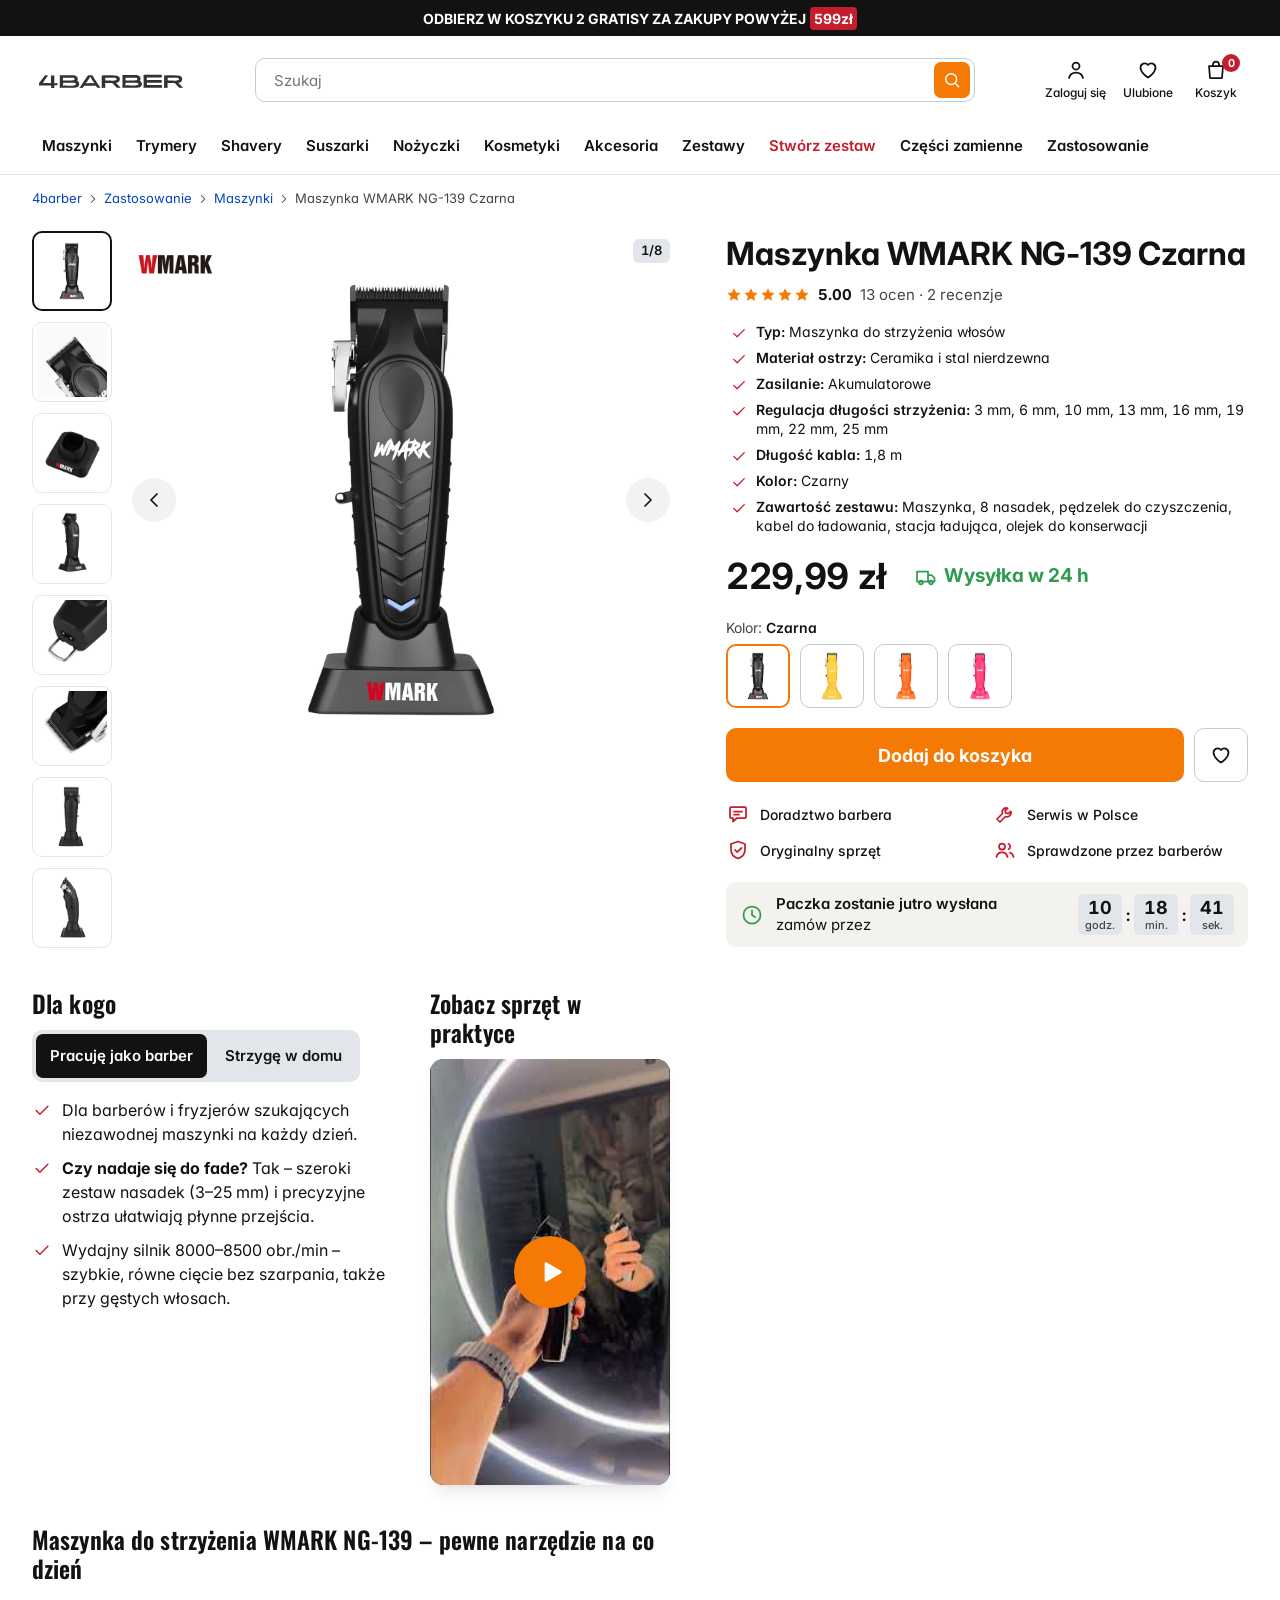
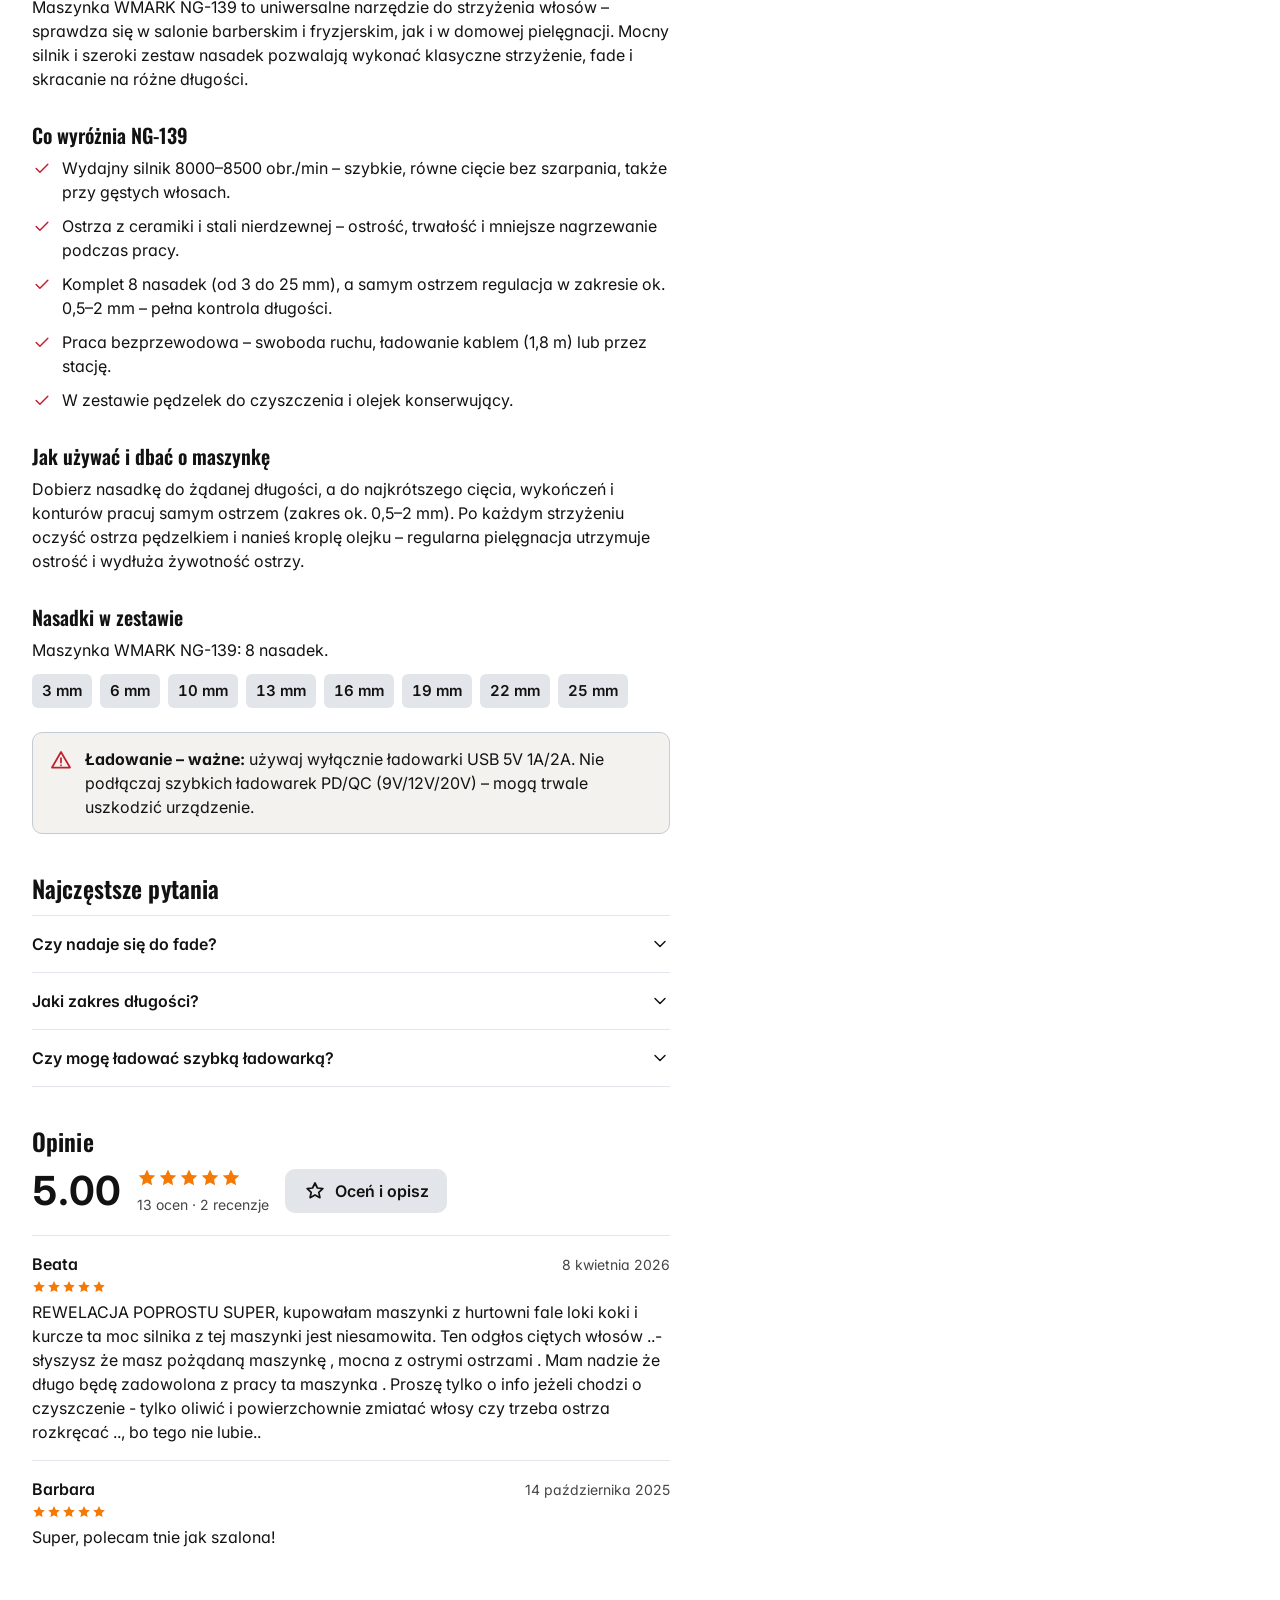
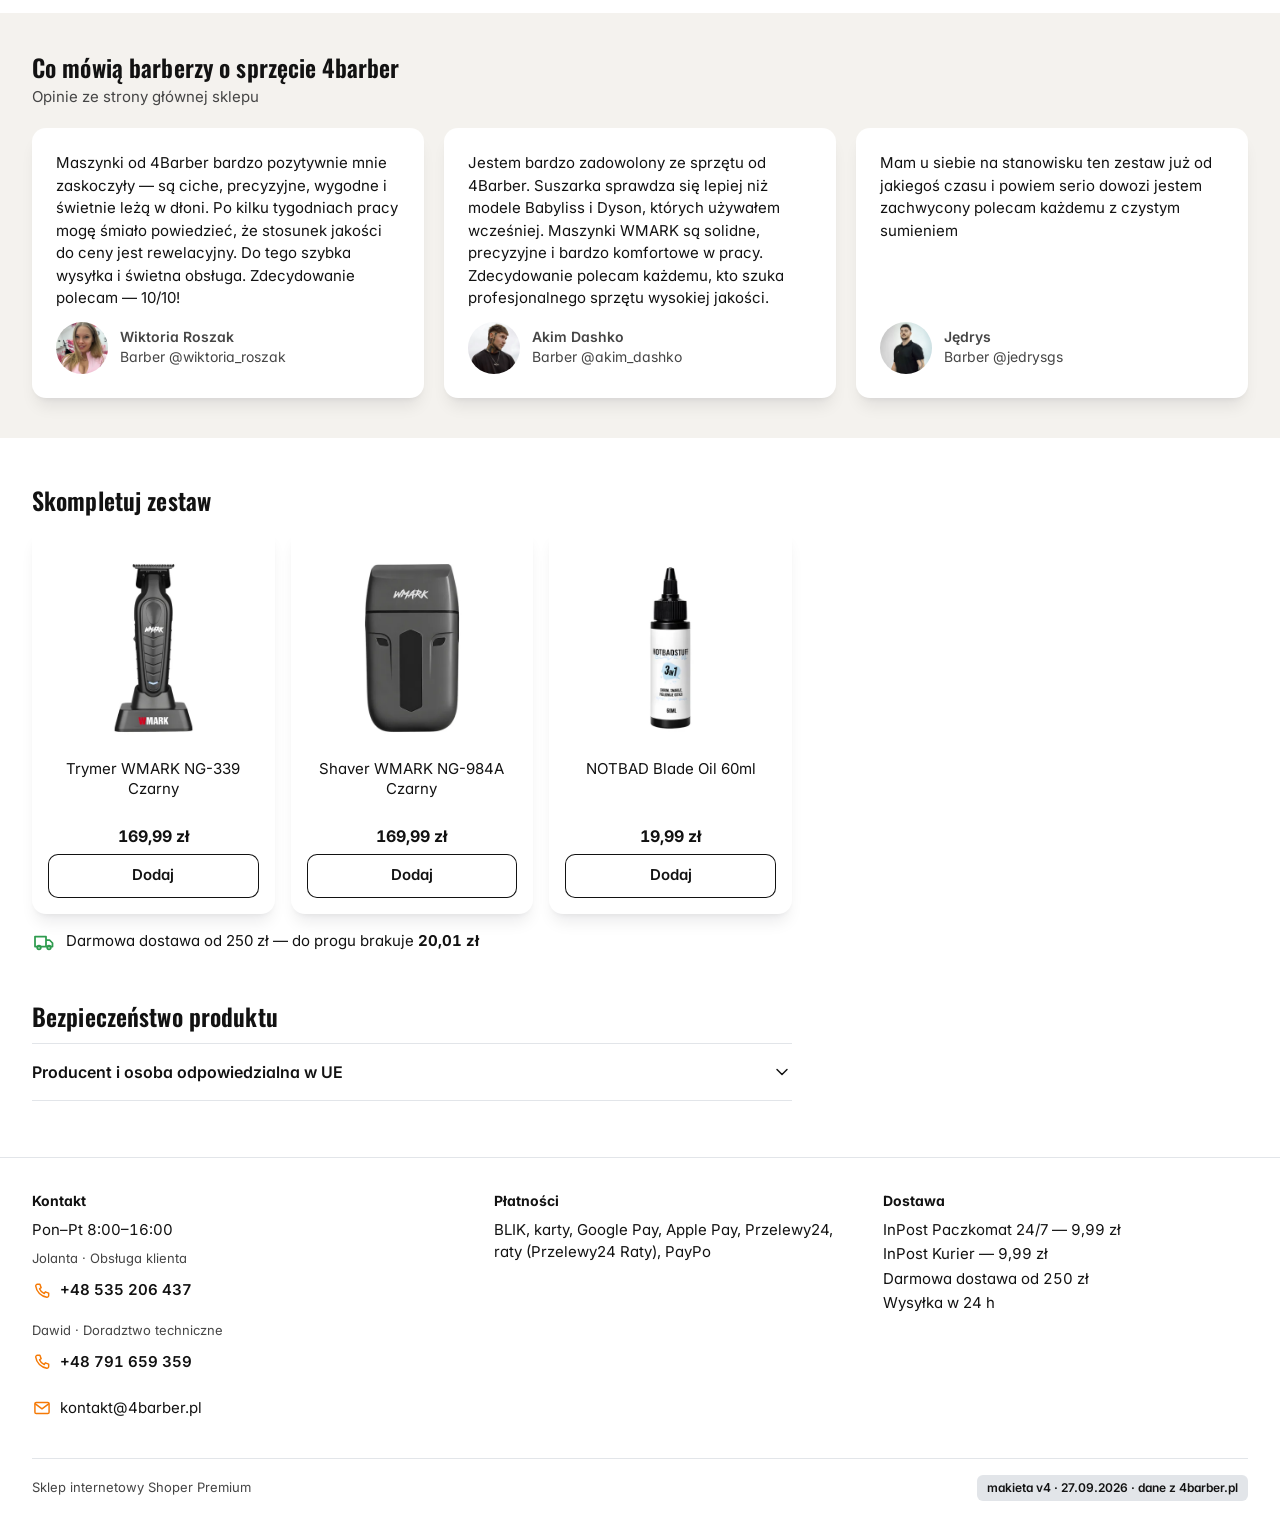
<file: pdp-v4.html>
<!doctype html>
<html lang="pl">
<head>
<meta charset="UTF-8">
<meta name="viewport" content="width=device-width, initial-scale=1, viewport-fit=cover">
<meta name="robots" content="noindex">
<title>Maszynka WMARK NG-139 Czarna · makieta v4 (biała, technikalia w szpalcie) · 4barber</title>
<meta name="description" content="Makieta v1 karty produktu 4barber.pl (ostrożna ewolucja). Dane z żywego sklepu, odczyt 27.09.2026.">
<link rel="preconnect" href="https://fonts.googleapis.com">
<link rel="preconnect" href="https://fonts.gstatic.com" crossorigin>
<link href="https://fonts.googleapis.com/css2?family=Inter:wght@400;500;600;700&family=Oswald:wght@600&display=swap" rel="stylesheet">
<link rel="preload" as="image" href="assets/ng139/czarna-01.webp" fetchpriority="high">
<style>
/* Tokeny = paleta zastana z CSS 4barber.pl (odczyt 27.09.2026). Nowych kolorów nie dodajemy. */
:root{
  --ink:#121212; --ink-2:#454545; --bg:#fff; --beige:#F4F2EE; --chip:#E2E5E9; --line:#C5CBD3; --band:#F0F2F4;
  --orange:#F57905;
  --red:#C61D2E; --green:#2E9B4E; --blue:#0745C0;
  --shadow:0 4px 6px -4px rgba(17,19,22,.08),0 12px 16px -4px rgba(17,19,22,.08);
  --shadow-up:0 -4px 6px -1px rgba(17,19,22,.08),0 -2px 4px -2px rgba(17,19,22,.08);
  --r:10px; --r-card:14px;
  --font:"Inter",system-ui,-apple-system,"Segoe UI",Roboto,Arial,sans-serif;
  --display:"Oswald","Arial Narrow",Arial,sans-serif;
  --pad:16px;
}
*,*::before,*::after{box-sizing:border-box}
html{-webkit-text-size-adjust:100%;scroll-behavior:smooth}
@media (prefers-reduced-motion:reduce){html{scroll-behavior:auto}*{transition:none!important;animation:none!important}}
body{margin:0;font-family:var(--font);font-size:16px;line-height:1.5;color:var(--ink);background:var(--bg);font-feature-settings:"cv11"}
img{display:block;max-width:100%;height:auto}
a{color:inherit}
button{font:inherit;color:inherit}
::selection{background:var(--orange);color:var(--ink)}
:focus-visible{outline:2px solid var(--ink);outline-offset:2px;border-radius:4px}
.sr-only{position:absolute;width:1px;height:1px;margin:-1px;overflow:hidden;clip:rect(0 0 0 0);white-space:nowrap;border:0}
.num{font-variant-numeric:tabular-nums}
.ico{width:24px;height:24px;flex:none;fill:none;stroke:currentColor;stroke-width:1.75;stroke-linecap:round;stroke-linejoin:round}
.wrap{max-width:1280px;margin:0 auto;padding:0 var(--pad)}
h2.sec{font-family:var(--display);font-weight:600;font-size:1.5rem;line-height:1.2;margin:48px 0 12px;letter-spacing:.005em}
h3.sub{font-family:var(--display);font-weight:600;font-size:1.25rem;line-height:1.25;margin:32px 0 8px}
p{margin:0 0 12px;max-width:68ch}

/* Przyciski: CTA pomarańczowy jak na sklepie + szary przycisk drugiego rzędu */
.btn{display:inline-flex;align-items:center;justify-content:center;gap:8px;min-height:44px;padding:0 18px;border:0;border-radius:var(--r);font-weight:600;text-decoration:none;cursor:pointer;transition:background-color .15s,box-shadow .15s}
.btn-cta{background:var(--orange);color:#fff;font-weight:700;font-size:1.125rem;height:54px;padding:0 20px}
.btn-cta:hover{box-shadow:var(--shadow)}
.btn-line{background:#fff;color:var(--ink);box-shadow:inset 0 0 0 1px var(--ink);font-weight:600}
.btn-line:hover{background:var(--band)}
.btn-line[aria-pressed="true"]{background:var(--chip);box-shadow:none}
.btn-2{background:var(--chip);color:var(--ink)}
.btn-2:hover{box-shadow:inset 0 0 0 1px var(--line)}
.btn-sm{min-height:44px;font-size:.9375rem;padding:0 14px}

/* ===== Pasek promocji ===== */
.promo{background:var(--ink);color:#fff;height:36px;display:flex;align-items:center;justify-content:center;font-size:11px;font-weight:700;letter-spacing:0;text-transform:uppercase;padding:0 6px;white-space:nowrap;overflow:hidden}
.promo b{color:#fff;background:var(--red);padding:1px 4px;border-radius:4px;margin-left:4px;text-transform:none}

/* ===== Nagłówek ===== */
.hdr{border-bottom:1px solid var(--chip);background:#fff}
.hdr-row{display:flex;align-items:center;height:56px;gap:4px}
.icon-btn{display:inline-flex;align-items:center;justify-content:center;width:44px;height:44px;border:0;background:none;border-radius:var(--r);cursor:pointer;position:relative;text-decoration:none}
.icon-btn:hover{background:var(--band)}
.logo{display:flex;align-items:center;height:44px;margin-right:auto;padding:0 4px}
.logo img{width:108px;height:15px}
.badge{position:absolute;top:4px;right:2px;min-width:18px;height:18px;border-radius:9px;background:var(--red);color:#fff;font-size:.6875rem;font-weight:700;line-height:18px;text-align:center;padding:0 4px}
.hdr-search,.hdr-nav,.hdr-acc-label,.only-d{display:none}

/* ===== Okruszki ===== */
.crumbs{height:44px;display:flex;align-items:center;font-size:.8125rem;overflow:hidden}
.crumbs ol{list-style:none;display:flex;align-items:center;margin:0;padding:0;min-width:0;white-space:nowrap}
.crumbs li{display:flex;align-items:center;flex:none}
.crumbs li:last-child{flex:1 1 auto;min-width:0;overflow:hidden}
.crumbs li:last-child span{overflow:hidden;text-overflow:ellipsis;color:var(--ink-2)}
.crumbs a{color:var(--blue);text-decoration:none;display:inline-flex;align-items:center;min-height:44px}
.crumbs a:hover{text-decoration:underline}
.crumbs .ico{width:14px;height:14px;margin:0 4px;color:var(--ink-2)}

/* ===== Układ karty: mobile jedna kolumna; desktop galeria+treść lewo, buy-box prawo sticky ===== */
.pdp{display:grid;grid-template-columns:minmax(0,1fr);grid-template-areas:"gal" "buy" "content"}
.gal{grid-area:gal;min-width:0}
.buy{grid-area:buy;min-width:0}
.content{grid-area:content;min-width:0}

/* ===== Galeria ===== */
.gal-main{position:relative}
.track{display:flex;overflow-x:auto;scroll-snap-type:x mandatory;scrollbar-width:none;height:300px}
.track::-webkit-scrollbar{display:none}
.slide{flex:0 0 100%;scroll-snap-align:center;display:flex;justify-content:center;align-items:center}
.slide img{width:300px;height:300px;object-fit:contain}
.gal-brand{position:absolute;top:4px;left:0;width:64px;height:auto;pointer-events:none;filter:brightness(1.04)}
.gal-count{position:absolute;top:8px;right:0;background:var(--chip);border-radius:6px;font-size:.8125rem;font-weight:600;padding:2px 8px}
.dots{display:flex;justify-content:center;gap:6px;height:16px;align-items:center}
.dots span{width:6px;height:6px;border-radius:50%;background:var(--line);transition:width .2s,background-color .2s}
.dots span.on{width:18px;border-radius:3px;background:var(--ink)}
.thumbs{display:none}
.gal-arrow{display:none}

/* ===== Buy-box ===== */
.buy h1{font-size:1.3125rem;line-height:1.3;font-weight:700;margin:12px 0 0;letter-spacing:-.005em}
.rating{display:inline-flex;align-items:center;gap:8px;margin:-4px 0 -8px;min-height:44px;font-size:.875rem;text-decoration:none;color:var(--ink)}
.rating:hover .rating-meta{text-decoration:underline}
.stars{display:inline-flex;gap:1px;color:var(--orange)}
.stars svg{width:16px;height:16px;fill:currentColor}
.rating b{font-weight:700}
.rating-meta{color:var(--ink-2)}
.price-row{display:flex;align-items:center;justify-content:space-between;gap:12px;margin-top:6px;flex-wrap:wrap}
.price{font-size:2rem;line-height:1.15;font-weight:700;letter-spacing:-.01em;font-variant-numeric:tabular-nums;white-space:nowrap}
.ship{display:inline-flex;align-items:center;gap:6px;color:var(--green);font-weight:700;font-size:1.1875rem;white-space:nowrap}
.variants{margin-top:12px}
.variants-label{font-size:.875rem;color:var(--ink-2);margin-bottom:6px}
.variants-label b{color:var(--ink);font-weight:600}
.swatches{display:flex;gap:10px}
.swatch{width:54px;height:54px;padding:2px;border:1px solid var(--line);border-radius:var(--r);background:#fff;cursor:pointer}
.swatch img{width:48px;height:48px;object-fit:contain;border-radius:7px}
.swatch[aria-pressed="true"]{border:2px solid var(--orange);padding:1px}
.swatch:hover{border-color:var(--ink-2)}
.cta-row{display:flex;gap:10px;margin-top:14px}
.cta-row .btn-cta{flex:1}
.fav{width:54px;height:54px;flex:none;border:1px solid var(--line);border-radius:var(--r);background:#fff;display:inline-flex;align-items:center;justify-content:center;cursor:pointer}
.fav:hover{border-color:var(--ink-2)}
.fav[aria-pressed="true"] .ico{fill:var(--red);stroke:var(--red)}
.buy{display:flex;flex-direction:column}
.specs-inline{list-style:none;margin:14px 0 0;padding:14px 4px 4px;border-top:1px solid var(--chip);display:grid;gap:7px;font-size:.875rem;line-height:1.35;order:8}
.specs-inline li{display:flex;gap:8px;align-items:flex-start}
.specs-inline .ico{color:var(--red);width:18px;height:18px;flex:none;margin-top:1px}
.specs-inline b{font-weight:600}
.cutoff{order:9}
@media (min-width:1024px){.specs-inline{order:0;margin:10px 0 0;padding:4px;border-top:0}.cutoff{order:0}}
.trust{list-style:none;margin:14px 0 0;padding:0;display:grid;grid-template-columns:repeat(4,1fr);gap:4px}
.trust li{display:flex;flex-direction:column;align-items:center;text-align:center;gap:4px;font-size:.75rem;line-height:1.25;font-weight:500}
.trust .ico{color:var(--red)}

/* Licznik wysyłki (mechanizm sklepu, odlicza do 16:00) */
.cutoff{margin-top:20px;background:var(--beige);border-radius:var(--r);padding:12px 14px;display:flex;align-items:center;gap:12px;flex-wrap:wrap}
.cutoff .ico{color:var(--green)}
.cutoff-txt{flex:1 1 150px;font-size:.9375rem;line-height:1.35}
.cutoff-txt b{display:block;font-weight:600}
.timer{display:flex;align-items:center;gap:4px;font-variant-numeric:tabular-nums}
.timer span{display:flex;flex-direction:column;align-items:center;background:var(--chip);border-radius:6px;min-width:44px;padding:3px 4px;font-weight:700;font-size:1.125rem;line-height:1.2}
.timer small{font-size:.6875rem;font-weight:500;color:var(--ink-2)}
.timer i{font-style:normal;font-weight:700}

/* ===== Parametry (tabela) ===== */
.params{width:100%;border-collapse:collapse;font-size:.9375rem;max-width:720px}
.params th,.params td{text-align:left;vertical-align:top;padding:10px 0;border-bottom:1px solid var(--chip)}
.params th{font-weight:600;width:42%;padding-right:16px}
.params tr:first-child th,.params tr:first-child td{border-top:1px solid var(--chip)}

/* ===== Dla kogo (zakładki) ===== */
.tabs{display:inline-flex;background:var(--chip);border-radius:var(--r);padding:4px;gap:4px;max-width:100%}
.tab{min-height:44px;padding:0 14px;border:0;border-radius:7px;background:none;font-weight:600;font-size:.9375rem;cursor:pointer}
.tab[aria-selected="true"]{background:var(--ink);color:#fff}
.panel{padding-top:16px}
.panel ul{list-style:none;margin:0;padding:0;display:grid;gap:10px;max-width:68ch}
.panel li,.ticks li{display:flex;gap:10px}
.panel li .ico,.ticks li .ico{color:var(--red);width:20px;height:20px;margin-top:2px}

/* ===== Wideo ===== */
.video{position:relative;width:min(100%,260px);aspect-ratio:9/16;border-radius:var(--r-card);overflow:hidden;background:var(--ink);box-shadow:var(--shadow)}
.video img,.video iframe{position:absolute;inset:0;width:100%;height:100%;object-fit:cover;border:0}
.video button{position:absolute;inset:0;border:0;background:none;cursor:pointer;display:flex;align-items:center;justify-content:center}
.play{width:72px;height:72px;border-radius:50%;background:var(--orange);color:#fff;display:flex;align-items:center;justify-content:center;box-shadow:var(--shadow)}
.play .ico{width:30px;height:30px;fill:#fff;stroke:#fff;margin-left:4px}
.video-cap{font-size:.875rem;color:var(--ink-2);margin-top:8px}

/* ===== Opis ===== */
.ticks{list-style:none;margin:0;padding:0;display:grid;gap:10px;max-width:68ch}
.chips{display:flex;flex-wrap:wrap;gap:8px;list-style:none;margin:8px 0 0;padding:0}
.chips li{background:var(--chip);border-radius:6px;padding:6px 10px;font-weight:600;font-size:.9375rem;font-variant-numeric:tabular-nums}
.warn{display:flex;gap:12px;margin-top:24px;padding:14px 16px;border:1px solid var(--line);border-radius:var(--r);background:var(--beige);max-width:68ch}
.warn .ico{color:var(--red);margin-top:1px}
.warn p{margin:0}

/* ===== FAQ + Bezpieczeństwo (details) ===== */
.acc{max-width:760px}
.acc details{border-bottom:1px solid var(--chip)}
.acc details:first-child{border-top:1px solid var(--chip)}
.acc summary{list-style:none;display:flex;align-items:center;justify-content:space-between;gap:12px;min-height:56px;padding:12px 0;font-weight:600;cursor:pointer}
.acc summary::-webkit-details-marker{display:none}
.acc summary .ico{transition:transform .2s;width:20px;height:20px}
.acc details[open] summary .ico{transform:rotate(180deg)}
.acc .acc-body{padding:0 0 16px;color:var(--ink)}
.acc .acc-body p:last-child{margin-bottom:0}
.safety dl{margin:0;display:grid;gap:12px}
.safety dt{font-weight:600;font-size:.875rem}
.safety dd{margin:0;color:var(--ink-2)}

/* ===== Opinie ===== */
.rev-sum{display:flex;align-items:center;gap:16px;flex-wrap:wrap;margin-top:4px}
.rev-score{font-size:2.5rem;font-weight:700;line-height:1;font-variant-numeric:tabular-nums}
.rev-sum .stars svg{width:20px;height:20px}
.rev-sum .meta{font-size:.875rem;color:var(--ink-2)}
.rev-list{list-style:none;margin:20px 0 0;padding:0;max-width:760px}
.rev{padding:16px 0;border-top:1px solid var(--chip)}
.rev-head{display:flex;align-items:baseline;justify-content:space-between;gap:12px;flex-wrap:wrap}
.rev-head b{font-weight:600}
.rev time{font-size:.875rem;color:var(--ink-2)}
.rev .stars{margin:4px 0 6px}
.rev .stars svg{width:14px;height:14px}
.rev blockquote{margin:0;max-width:68ch}

/* Opinie barberów ze strony głównej — pas beżowy, karty z miękkim cieniem */
.barbers{background:var(--beige);margin-top:48px;padding:8px 0 40px}
.barbers h2.sec{margin-top:32px;margin-bottom:4px}
.barbers-note{color:var(--ink-2);font-size:.9375rem;margin-bottom:20px}
.quotes{display:grid;gap:14px;grid-template-columns:1fr;list-style:none;margin:0;padding:0}
.quote{margin:0;height:100%;background:#fff;border-radius:var(--r-card);box-shadow:var(--shadow);padding:18px;display:flex;flex-direction:column;gap:12px}
.quote blockquote{margin:0;font-size:.9375rem}
.quote figcaption{display:flex;align-items:center;gap:12px;margin-top:auto}
.quote figcaption img{width:52px;height:52px;border-radius:50%;object-fit:cover;object-position:50% 25%}
.quote figcaption b{display:block;font-weight:600;line-height:1.3}
.quote figcaption span{font-size:.875rem;color:var(--ink-2)}

/* ===== Skompletuj zestaw ===== */
.xsell{display:grid;grid-template-columns:repeat(3,minmax(0,1fr));gap:10px;list-style:none;margin:0;padding:0;max-width:760px}
.xitem{background:#fff;border-radius:var(--r-card);box-shadow:var(--shadow);padding:10px;display:flex;flex-direction:column;gap:6px;text-align:center}
.xitem img{width:100%;aspect-ratio:1;object-fit:contain}
.xitem .n{font-size:.8125rem;line-height:1.3;min-height:3.9em}
.xitem .p{font-weight:700;font-variant-numeric:tabular-nums}
.xitem .btn{width:100%}
.freeship{display:flex;align-items:center;gap:10px;margin:16px 0 0;font-size:.9375rem}
.freeship .ico{color:var(--green)}

/* ===== Stopka ===== */
.foot{margin-top:56px;border-top:1px solid var(--chip);padding:32px 0 24px;font-size:.9375rem}
.foot-grid{display:grid;gap:24px}
.foot h2{font-size:.875rem;font-weight:700;margin:0 0 8px}
.foot ul{list-style:none;margin:0;padding:0;display:grid;gap:2px}
.foot a{text-decoration:none;display:inline-flex;align-items:center;gap:8px;min-height:44px}
.foot a:hover{text-decoration:underline}
.foot .who{font-size:.8125rem;color:var(--ink-2);display:block;margin-top:6px}
.foot .tel{font-weight:600;font-variant-numeric:tabular-nums}
.foot .ico{width:20px;height:20px;color:var(--orange)}
.foot-bottom{display:flex;justify-content:space-between;align-items:center;gap:12px;flex-wrap:wrap;margin-top:28px;padding-top:16px;border-top:1px solid var(--chip);font-size:.8125rem;color:var(--ink-2)}
.chip-ver{background:var(--chip);color:var(--ink);border-radius:6px;padding:4px 10px;font-weight:600;font-size:.75rem}

/* ===== Sticky CTA na mobile ===== */
.sticky{position:fixed;left:0;right:0;bottom:0;z-index:40;background:#fff;box-shadow:var(--shadow-up);padding:10px var(--pad) calc(10px + env(safe-area-inset-bottom));display:flex;align-items:center;gap:12px;transform:translateY(110%);transition:transform .2s ease-out;visibility:hidden}
.sticky.show{transform:none;visibility:visible}
.sticky-price{display:flex;flex-direction:column;line-height:1.2}
.sticky-price b{font-size:1.25rem;font-variant-numeric:tabular-nums}
.sticky-price span{font-size:.8125rem;color:var(--ink-2)}
.sticky .btn-cta{flex:1}
body.has-sticky{padding-bottom:80px}

/* ===== Panel „Dodano do koszyka” ===== */
dialog.added{border:0;padding:0;margin:auto auto 0;width:100%;max-width:100%;max-height:92vh;border-radius:16px 16px 0 0;box-shadow:var(--shadow);color:var(--ink)}
dialog.added::backdrop{background:rgba(18,18,18,.55)}
.added-in{padding:16px var(--pad) calc(16px + env(safe-area-inset-bottom));display:grid;gap:16px}
.added-head{display:flex;align-items:center;justify-content:space-between}
.added-head h2{margin:0;font-size:1.25rem;font-weight:700}
.added-head .icon-btn{background:var(--chip);border-radius:50%}
.added-prod{display:flex;gap:12px;align-items:center}
.added-prod img{width:72px;height:72px;object-fit:contain}
.added-prod b{display:block;font-weight:600;line-height:1.3}
.added-prod .vat{font-size:.875rem;color:var(--ink-2)}
.added-head h2:focus{outline:none}
.added-prod .p{color:var(--ink);font-weight:700;font-size:1rem;font-variant-numeric:tabular-nums}
.bar-txt{font-size:.9375rem;margin:0 0 6px}
.bar{height:8px;border-radius:4px;background:var(--chip);overflow:hidden}
.bar i{display:block;height:100%;width:92%;background:var(--red);border-radius:4px}
.bar-scale{display:flex;justify-content:space-between;font-size:.75rem;color:var(--ink-2);margin-top:4px;font-variant-numeric:tabular-nums}
.added h3{margin:0 0 8px;font-size:1rem;font-weight:700}
.mini{display:grid;grid-template-columns:repeat(3,minmax(0,1fr));gap:8px;list-style:none;margin:0;padding:0}
.mini li{border:1px solid var(--chip);border-radius:var(--r);padding:8px;display:flex;flex-direction:column;gap:4px;text-align:center;font-size:.75rem;line-height:1.3}
.mini img{width:56px;height:56px;margin:0 auto;object-fit:contain}
.mini .p{font-weight:700;font-size:.875rem;font-variant-numeric:tabular-nums;margin-top:auto}
.mini .btn{min-height:44px;width:100%;font-size:.8125rem;padding:0 6px}
.added-actions{display:grid;gap:10px}
.added-actions .btn-cta{font-size:1.0625rem}
.added-actions .btn{width:100%}

/* ===== Desktop 1440 ===== */
@media (min-width:1024px){
  :root{--pad:32px}
  .promo{font-size:.875rem}
  .hdr-row{height:88px;gap:24px}
  .logo{margin-right:0}
  .logo img{width:150px;height:21px}
  .hdr-search{display:flex;flex:1;max-width:720px;height:44px;border:1px solid var(--line);border-radius:var(--r);align-items:center;padding:0 4px 0 16px;margin:0 auto}
  .hdr-search input{flex:1;border:0;font:inherit;font-size:.9375rem;background:none;min-width:0;height:100%}
  .hdr-search input:focus{outline:none}
  .hdr-search:focus-within{outline:2px solid var(--ink);outline-offset:2px}
  .hdr-search button{width:36px;height:36px;border:0;border-radius:7px;background:var(--orange);color:#fff;display:inline-flex;align-items:center;justify-content:center;cursor:pointer}
  .hdr-search button .ico{width:20px;height:20px}
  .only-m{display:none}
  .only-d{display:inline-flex}
  .hdr-acc{display:flex;gap:4px}
  .hdr-acc .icon-btn{width:auto;min-width:64px;height:56px;flex-direction:column;font-size:.75rem;gap:2px;padding:0 6px}
  .hdr-acc-label{display:block;font-weight:500}
  .hdr-acc .badge{right:8px;top:2px}
  .hdr-nav{display:block}
  .hdr-nav ul{list-style:none;display:flex;gap:4px;margin:0;padding:0 0 6px;flex-wrap:wrap}
  .hdr-nav a{display:inline-flex;align-items:center;min-height:44px;padding:0 10px;font-weight:600;font-size:.9375rem;text-decoration:none;border-radius:var(--r)}
  .hdr-nav a:hover{background:var(--band)}
  .hdr-nav .hot{color:var(--red)}

  .crumbs{height:48px}
  .pdp{grid-template-columns:minmax(0,55fr) minmax(0,45fr);grid-template-areas:"gal buy" "content buy";column-gap:56px;margin-top:8px}
  .buy{grid-row:1 / span 2;position:sticky;top:24px;align-self:start}

  .gal{display:grid;grid-template-columns:80px minmax(0,1fr);gap:20px;align-items:start}
  .thumbs{display:grid;gap:10px;list-style:none;margin:0;padding:0}
  .thumbs button{width:80px;height:80px;padding:4px;border:1px solid var(--chip);border-radius:var(--r);background:#fff;cursor:pointer}
  .thumbs button img{width:70px;height:70px;object-fit:contain}
  .thumbs button[aria-current="true"]{border:2px solid var(--ink);padding:3px}
  .thumbs button:hover{border-color:var(--ink-2)}
  .track{height:auto;aspect-ratio:1}
  .slide img{width:100%;height:100%}
  .gal-brand{width:88px;top:0}
  .dots{display:none}
  .gal-arrow{display:inline-flex;position:absolute;top:50%;transform:translateY(-50%);width:44px;height:44px;border-radius:50%;border:0;background:var(--band);align-items:center;justify-content:center;cursor:pointer}
  .gal-arrow:hover{background:var(--chip)}
  .gal-arrow.prev{left:0}.gal-arrow.next{right:0}

  .buy h1{font-size:2rem;line-height:1.2;margin-top:4px}
  .rating{font-size:.9375rem;margin:0 0 -8px}
  .price-row{margin-top:16px;justify-content:flex-start;column-gap:28px}
  .price{font-size:2.25rem}
  .variants{margin-top:20px}
  .swatch{width:64px;height:64px}
  .swatch img{width:58px;height:58px}
  .cta-row{margin-top:20px}
  .trust{margin-top:20px;grid-template-columns:repeat(2,1fr);gap:12px}
  .trust li{flex-direction:row;text-align:left;gap:10px;font-size:.875rem}

  .content h2.sec:first-child{margin-top:40px}
  .duo{display:grid;grid-template-columns:minmax(0,1fr) 240px;column-gap:40px;align-items:start}
  .quotes{grid-template-columns:repeat(3,1fr);gap:20px}
  .quote{padding:24px}
  .xsell{gap:16px}
  .xitem{padding:16px}
  .xitem .n{font-size:.9375rem}
  .foot-grid{grid-template-columns:1.2fr 1fr 1fr}

  .sticky{display:none}
  body.has-sticky{padding-bottom:0}

  dialog.added{margin:auto;max-width:520px;border-radius:16px}
  .added-in{padding:24px}
}
@media (min-width:1024px) and (max-height:760px){.buy{position:static}}
</style>
</head>
<body>

<!-- Sprite ikon: jedna rodzina, kreska 1,75 px, siatka 24 px; używane przez <use href="#i-…"> w całej stronie -->
<svg width="0" height="0" style="position:absolute" aria-hidden="true" focusable="false">
  <symbol id="i-menu" viewBox="0 0 24 24"><path d="M4 7h16M4 12h16M4 17h16"/></symbol>
  <symbol id="i-search" viewBox="0 0 24 24"><circle cx="11" cy="11" r="6.5"/><path d="m20 20-4.2-4.2"/></symbol>
  <symbol id="i-bag" viewBox="0 0 24 24"><path d="M5 8h14l-1 12H6L5 8Z"/><path d="M9 8V6.5a3 3 0 0 1 6 0V8"/></symbol>
  <symbol id="i-user" viewBox="0 0 24 24"><circle cx="12" cy="8" r="3.5"/><path d="M5 20c.8-3.6 3.6-5.5 7-5.5s6.2 1.9 7 5.5"/></symbol>
  <symbol id="i-heart" viewBox="0 0 24 24"><path d="M12 19.5s-7.5-4.4-7.5-10A4.2 4.2 0 0 1 12 7a4.2 4.2 0 0 1 7.5 2.5c0 5.6-7.5 10-7.5 10Z"/></symbol>
  <symbol id="i-chev-r" viewBox="0 0 24 24"><path d="m9 6 6 6-6 6"/></symbol>
  <symbol id="i-chev-l" viewBox="0 0 24 24"><path d="m15 6-6 6 6 6"/></symbol>
  <symbol id="i-chev-d" viewBox="0 0 24 24"><path d="m6 9 6 6 6-6"/></symbol>
  <symbol id="i-chat" viewBox="0 0 24 24"><path d="M5 5h14a1 1 0 0 1 1 1v9a1 1 0 0 1-1 1h-8l-4 3.5V16H5a1 1 0 0 1-1-1V6a1 1 0 0 1 1-1Z"/><path d="M8 9.5h8M8 12.5h5"/></symbol>
  <symbol id="i-wrench" viewBox="0 0 24 24"><path d="M14.7 6.3a4 4 0 0 0-5.2 5.2L4 17l3 3 5.5-5.5a4 4 0 0 0 5.2-5.2l-2.4 2.4-2.6-.6-.6-2.6 2.6-2.2Z"/></symbol>
  <symbol id="i-shield" viewBox="0 0 24 24"><path d="M12 3.5 19 6v5.5c0 4.2-2.9 7.6-7 9-4.1-1.4-7-4.8-7-9V6l7-2.5Z"/><path d="m9 12 2.2 2.2L15.5 10"/></symbol>
  <symbol id="i-users" viewBox="0 0 24 24"><circle cx="9" cy="8.5" r="3"/><path d="M3.5 19c.6-3 2.8-4.6 5.5-4.6s4.9 1.6 5.5 4.6"/><path d="M15.5 5.8a3 3 0 0 1 0 5.4M17 14.6c1.8.5 3 2 3.5 4.4"/></symbol>
  <symbol id="i-truck" viewBox="0 0 24 24"><path d="M3 6.5h11v10H3zM14 10h3.5l3 3v3.5H14"/><circle cx="7" cy="17.5" r="1.8"/><circle cx="17" cy="17.5" r="1.8"/></symbol>
  <symbol id="i-clock" viewBox="0 0 24 24"><circle cx="12" cy="12" r="8.5"/><path d="M12 7.5V12l3 2"/></symbol>
  <symbol id="i-check" viewBox="0 0 24 24"><path d="m5 12.5 4.5 4.5L19 7.5"/></symbol>
  <symbol id="i-alert" viewBox="0 0 24 24"><path d="M12 4 21 19.5H3L12 4Z"/><path d="M12 10v4.5M12 17.2v.1"/></symbol>
  <symbol id="i-play" viewBox="0 0 24 24"><path d="M7 5v14l12-7L7 5Z"/></symbol>
  <symbol id="i-close" viewBox="0 0 24 24"><path d="M6 6l12 12M18 6 6 18"/></symbol>
  <symbol id="i-phone" viewBox="0 0 24 24"><path d="M6.5 4h3l1.5 4-2 1.3a10 10 0 0 0 5.7 5.7L16 13l4 1.5v3a2 2 0 0 1-2.2 2A15.5 15.5 0 0 1 4.5 6.2 2 2 0 0 1 6.5 4Z"/></symbol>
  <symbol id="i-mail" viewBox="0 0 24 24"><rect x="3.5" y="5.5" width="17" height="13" rx="1.5"/><path d="m4 7 8 6 8-6"/></symbol>
  <symbol id="i-star-o" viewBox="0 0 24 24"><path d="m12 4 2.4 5 5.4.6-4 3.7 1.1 5.4L12 16l-4.9 2.7 1.1-5.4-4-3.7 5.4-.6L12 4Z"/></symbol>
  <symbol id="i-star" viewBox="0 0 20 20"><path d="m10 1.6 2.5 5.3 5.8.7-4.3 4 1.1 5.7L10 14.5l-5.1 2.8L6 11.6l-4.3-4 5.8-.7L10 1.6Z"/></symbol>
</svg>

<!-- Pasek promocji — ten sam komunikat, który sklep pokazuje dziś na każdej stronie -->
<div class="promo" role="note">Odbierz w koszyku 2 gratisy za zakupy powyżej <b class="num">599zł</b></div>

<!-- Nagłówek: mobile = menu, logo, lupa, koszyk; desktop = logo, wyszukiwarka, konto/ulubione/koszyk + menu kategorii -->
<header class="hdr">
  <div class="wrap">
    <div class="hdr-row">
      <button class="icon-btn only-m" type="button" aria-label="Menu"><svg class="ico"><use href="#i-menu"/></svg></button>
      <a class="logo" href="#" aria-label="4barber — strona główna"><img src="assets/brand/4barber-logo-a.svg" alt="4barber" width="150" height="21"></a>
      <form class="hdr-search" role="search" onsubmit="return false">
        <label class="sr-only" for="q">Szukaj</label>
        <input id="q" type="search" placeholder="Szukaj">
        <button type="submit" aria-label="Szukaj"><svg class="ico"><use href="#i-search"/></svg></button>
      </form>
      <button class="icon-btn only-m" type="button" aria-label="Szukaj"><svg class="ico"><use href="#i-search"/></svg></button>
      <div class="hdr-acc">
        <a class="icon-btn only-d" href="#"><svg class="ico" aria-hidden="true"><use href="#i-user"/></svg><span class="hdr-acc-label">Zaloguj się</span></a>
        <a class="icon-btn only-d" href="#"><svg class="ico" aria-hidden="true"><use href="#i-heart"/></svg><span class="hdr-acc-label">Ulubione</span></a>
        <a class="icon-btn" href="#" aria-label="Koszyk"><svg class="ico"><use href="#i-bag"/></svg><span class="hdr-acc-label">Koszyk</span><span class="badge num" id="cart-count">0</span></a>
      </div>
    </div>
    <nav class="hdr-nav" aria-label="Kategorie">
      <ul>
        <li><a href="#">Maszynki</a></li><li><a href="#">Trymery</a></li><li><a href="#">Shavery</a></li><li><a href="#">Suszarki</a></li>
        <li><a href="#">Nożyczki</a></li><li><a href="#">Kosmetyki</a></li><li><a href="#">Akcesoria</a></li><li><a href="#">Zestawy</a></li>
        <li><a href="#" class="hot">Stwórz zestaw</a></li><li><a href="#">Części zamienne</a></li><li><a href="#">Zastosowanie</a></li>
      </ul>
    </nav>
  </div>
</header>

<main class="wrap">
  <!-- Okruszki: jedna linia, ostatni element skracany wielokropkiem na telefonie -->
  <nav class="crumbs" aria-label="Okruszki">
    <ol>
      <li><a href="#">4barber</a><svg class="ico" aria-hidden="true"><use href="#i-chev-r"/></svg></li>
      <li><a href="#">Zastosowanie</a><svg class="ico" aria-hidden="true"><use href="#i-chev-r"/></svg></li>
      <li><a href="#">Maszynki</a><svg class="ico" aria-hidden="true"><use href="#i-chev-r"/></svg></li>
      <li><span aria-current="page">Maszynka WMARK NG-139 Czarna</span></li>
    </ol>
  </nav>

  <div class="pdp">
    <!-- Galeria: na telefonie przesuwana palcem (kropki + licznik), na desktopie miniatury w pionie + strzałki -->
    <section class="gal" aria-label="Zdjęcia produktu">
      <ul class="thumbs" id="thumbs">
        <li><button type="button" aria-current="true" aria-label="Zdjęcie 1 z 8"><img src="assets/ng139/czarna-01.webp" alt="" width="70" height="70"></button></li>
        <li><button type="button" aria-label="Zdjęcie 2 z 8"><img src="assets/ng139/czarna-02.webp" alt="" width="70" height="70" loading="lazy"></button></li>
        <li><button type="button" aria-label="Zdjęcie 3 z 8"><img src="assets/ng139/czarna-03.webp" alt="" width="70" height="70" loading="lazy"></button></li>
        <li><button type="button" aria-label="Zdjęcie 4 z 8"><img src="assets/ng139/czarna-04.webp" alt="" width="70" height="70" loading="lazy"></button></li>
        <li><button type="button" aria-label="Zdjęcie 5 z 8"><img src="assets/ng139/czarna-05.webp" alt="" width="70" height="70" loading="lazy"></button></li>
        <li><button type="button" aria-label="Zdjęcie 6 z 8"><img src="assets/ng139/czarna-06.webp" alt="" width="70" height="70" loading="lazy"></button></li>
        <li><button type="button" aria-label="Zdjęcie 7 z 8"><img src="assets/ng139/czarna-07.webp" alt="" width="70" height="70" loading="lazy"></button></li>
        <li><button type="button" aria-label="Zdjęcie 8 z 8"><img src="assets/ng139/czarna-08.webp" alt="" width="70" height="70" loading="lazy"></button></li>
      </ul>
      <div>
        <div class="gal-main">
          <div class="track" id="track" tabindex="0" aria-label="Zdjęcia: przesuń w bok">
            <div class="slide"><img id="main-img" src="assets/ng139/czarna-01.webp" alt="Maszynka WMARK NG-139 Czarna na stacji ładującej" width="750" height="750" fetchpriority="high"></div>
            <div class="slide"><img src="assets/ng139/czarna-02.webp" alt="Zestaw: maszynka, 8 nasadek, stacja i akcesoria" width="750" height="750" loading="lazy"></div>
            <div class="slide"><img src="assets/ng139/czarna-03.webp" alt="Maszynka WMARK NG-139 — detal" width="750" height="750" loading="lazy"></div>
            <div class="slide"><img src="assets/ng139/czarna-04.webp" alt="Maszynka WMARK NG-139 — detal" width="750" height="750" loading="lazy"></div>
            <div class="slide"><img src="assets/ng139/czarna-05.webp" alt="Maszynka WMARK NG-139 — detal" width="750" height="750" loading="lazy"></div>
            <div class="slide"><img src="assets/ng139/czarna-06.webp" alt="Maszynka WMARK NG-139 — detal" width="750" height="750" loading="lazy"></div>
            <div class="slide"><img src="assets/ng139/czarna-07.webp" alt="Maszynka WMARK NG-139 — detal" width="750" height="750" loading="lazy"></div>
            <div class="slide"><img src="assets/ng139/czarna-08.webp" alt="Maszynka WMARK NG-139 — detal" width="750" height="750" loading="lazy"></div>
          </div>
          <img class="gal-brand" src="assets/brand/wmark.jpg" alt="WMARK" width="242" height="179">
          <span class="gal-count num" aria-live="polite"><span id="gal-i">1</span>/8</span>
          <button class="gal-arrow prev" type="button" aria-label="Poprzednie zdjęcie" data-dir="-1"><svg class="ico"><use href="#i-chev-l"/></svg></button>
          <button class="gal-arrow next" type="button" aria-label="Następne zdjęcie" data-dir="1"><svg class="ico"><use href="#i-chev-r"/></svg></button>
        </div>
        <div class="dots" id="dots" aria-hidden="true"><span class="on"></span><span></span><span></span><span></span><span></span><span></span><span></span><span></span></div>
      </div>
    </section>

    <!-- Buy-box: wszystko, czego trzeba do decyzji, w pierwszym ekranie telefonu; na desktopie przyklejony po prawej -->
    <section class="buy" aria-labelledby="p-name">
      <h1 id="p-name">Maszynka WMARK NG-139 <span id="p-color">Czarna</span></h1>
      <a class="rating" href="#opinie">
        <span class="stars" aria-hidden="true"><svg><use href="#i-star"/></svg><svg><use href="#i-star"/></svg><svg><use href="#i-star"/></svg><svg><use href="#i-star"/></svg><svg><use href="#i-star"/></svg></span>
        <b class="num">5.00</b><span class="rating-meta">13 ocen · 2 recenzje</span>
      </a>
      <!-- Technikalia w prawej szpalcie, jak na obecnym sklepie: lista z ptaszkami pod oceną; na telefonie schodzą pod ikony zaufania, żeby cena i CTA zostały w pierwszym ekranie -->
      <ul class="specs-inline">
        <li><svg class="ico" aria-hidden="true"><use href="#i-check"/></svg><span><b>Typ:</b> Maszynka do strzyżenia włosów</span></li>
        <li><svg class="ico" aria-hidden="true"><use href="#i-check"/></svg><span><b>Materiał ostrzy:</b> Ceramika i stal nierdzewna</span></li>
        <li><svg class="ico" aria-hidden="true"><use href="#i-check"/></svg><span><b>Zasilanie:</b> Akumulatorowe</span></li>
        <li><svg class="ico" aria-hidden="true"><use href="#i-check"/></svg><span><b>Regulacja długości strzyżenia:</b> <span class="num">3 mm, 6 mm, 10 mm, 13 mm, 16 mm, 19 mm, 22 mm, 25 mm</span></span></li>
        <li><svg class="ico" aria-hidden="true"><use href="#i-check"/></svg><span><b>Długość kabla:</b> <span class="num">1,8 m</span></span></li>
        <li><svg class="ico" aria-hidden="true"><use href="#i-check"/></svg><span><b>Kolor:</b> Czarny</span></li>
        <li><svg class="ico" aria-hidden="true"><use href="#i-check"/></svg><span><b>Zawartość zestawu:</b> Maszynka, 8 nasadek, pędzelek do czyszczenia, kabel do ładowania, stacja ładująca, olejek do konserwacji</span></li>
      </ul>
      <div class="price-row">
        <div class="price" aria-label="Cena 229,99 zł">229,99 zł</div>
        <div class="ship"><svg class="ico" aria-hidden="true"><use href="#i-truck"/></svg>Wysyłka w 24 h</div>
      </div>
      <div class="variants">
        <div class="variants-label" id="v-label">Kolor: <b id="v-name">Czarna</b></div>
        <div class="swatches" role="group" aria-labelledby="v-label">
          <button class="swatch" type="button" aria-pressed="true" data-name="Czarna" data-img="assets/ng139/czarna-01.webp" aria-label="Czarna"><img src="assets/ng139/czarna-01.webp" alt="" width="48" height="48"></button>
          <button class="swatch" type="button" aria-pressed="false" data-name="Żółta" data-img="assets/ng139/zolta.webp" aria-label="Żółta"><img src="assets/ng139/zolta.webp" alt="" width="48" height="48"></button>
          <button class="swatch" type="button" aria-pressed="false" data-name="Pomarańczowa" data-img="assets/ng139/pomaranczowa.webp" aria-label="Pomarańczowa"><img src="assets/ng139/pomaranczowa.webp" alt="" width="48" height="48"></button>
          <button class="swatch" type="button" aria-pressed="false" data-name="Różowa" data-img="assets/ng139/rozowa.webp" aria-label="Różowa"><img src="assets/ng139/rozowa.webp" alt="" width="48" height="48"></button>
        </div>
      </div>
      <div class="cta-row">
        <button class="btn btn-cta js-add" id="main-cta" type="button">Dodaj do koszyka</button>
        <button class="fav" type="button" aria-pressed="false" aria-label="Dodaj do ulubionych"><svg class="ico"><use href="#i-heart"/></svg></button>
      </div>
      <ul class="trust">
        <li><svg class="ico" aria-hidden="true"><use href="#i-chat"/></svg>Doradztwo barbera</li>
        <li><svg class="ico" aria-hidden="true"><use href="#i-wrench"/></svg>Serwis w Polsce</li>
        <li><svg class="ico" aria-hidden="true"><use href="#i-shield"/></svg>Oryginalny sprzęt</li>
        <li><svg class="ico" aria-hidden="true"><use href="#i-users"/></svg>Sprawdzone przez barberów</li>
      </ul>

      <!-- Licznik godziny granicznej wysyłki — mechanizm, który sklep ma już dziś -->
      <div class="cutoff">
        <svg class="ico" aria-hidden="true"><use href="#i-clock"/></svg>
        <div class="cutoff-txt"><b>Paczka zostanie jutro wysłana</b>zamów przez</div>
        <div class="timer" role="timer" aria-label="Czas do godziny granicznej wysyłki">
          <span><em class="num" id="t-h" style="font-style:normal">--</em><small>godz.</small></span><i aria-hidden="true">:</i>
          <span><em class="num" id="t-m" style="font-style:normal">--</em><small>min.</small></span><i aria-hidden="true">:</i>
          <span><em class="num" id="t-s" style="font-style:normal">--</em><small>sek.</small></span>
        </div>
      </div>
    </section>

    <div class="content">
      <div class="duo">
      <!-- Dla kogo: dwie grupy, które sklep już rozróżnia (barber / prywatnie); treść wyłącznie zdaniami z opisu karty -->
      <section aria-labelledby="h-who">
        <h2 class="sec" id="h-who">Dla kogo</h2>
        <div class="tabs" role="tablist" aria-label="Dla kogo">
          <button class="tab" role="tab" id="tab-pro" aria-selected="true" aria-controls="pan-pro" type="button">Pracuję jako barber</button>
          <button class="tab" role="tab" id="tab-home" aria-selected="false" aria-controls="pan-home" tabindex="-1" type="button">Strzygę w domu</button>
        </div>
        <div class="panel" role="tabpanel" id="pan-pro" aria-labelledby="tab-pro">
          <ul>
            <li><svg class="ico" aria-hidden="true"><use href="#i-check"/></svg><span>Dla barberów i fryzjerów szukających niezawodnej maszynki na każdy dzień.</span></li>
            <li><svg class="ico" aria-hidden="true"><use href="#i-check"/></svg><span><b>Czy nadaje się do fade?</b> Tak – szeroki zestaw nasadek (3–25 mm) i precyzyjne ostrza ułatwiają płynne przejścia.</span></li>
            <li><svg class="ico" aria-hidden="true"><use href="#i-check"/></svg><span>Wydajny silnik 8000–8500 obr./min – szybkie, równe cięcie bez szarpania, także przy gęstych włosach.</span></li>
          </ul>
        </div>
        <div class="panel" role="tabpanel" id="pan-home" aria-labelledby="tab-home" hidden>
          <ul>
            <li><svg class="ico" aria-hidden="true"><use href="#i-check"/></svg><span>Dla osób strzygących się w domu z profesjonalnym efektem.</span></li>
            <li><svg class="ico" aria-hidden="true"><use href="#i-check"/></svg><span><b>Jaki zakres długości?</b> Samym ostrzem ok. 0,5–2 mm, a z nasadkami od 3 do 25 mm.</span></li>
            <li><svg class="ico" aria-hidden="true"><use href="#i-check"/></svg><span>W zestawie pędzelek do czyszczenia i olejek konserwujący.</span></li>
          </ul>
        </div>
      </section>

      <!-- Wideo sklepu: lekka miniatura, iframe YouTube (nocookie) ładuje się dopiero po kliknięciu -->
      <section aria-labelledby="h-video">
        <h2 class="sec" id="h-video">Zobacz sprzęt w praktyce</h2>
        <div class="video" id="video">
          <img src="assets/ng139/video-thumb.jpg" alt="" width="480" height="360" loading="lazy">
          <button type="button" aria-label="Odtwórz wideo: Zobacz sprzęt w praktyce"><span class="play"><svg class="ico"><use href="#i-play"/></svg></span></button>
        </div>
      </section>
      </div>

      <!-- Opis produktu: treść karty dosłownie, pocięta nagłówkami Oswald jak na sklepie -->
      <section aria-labelledby="h-desc">
        <h2 class="sec" id="h-desc">Maszynka do strzyżenia WMARK NG-139 – pewne narzędzie na co dzień</h2>
        <p>Maszynka WMARK NG-139 to uniwersalne narzędzie do strzyżenia włosów – sprawdza się w salonie barberskim i fryzjerskim, jak i w domowej pielęgnacji. Mocny silnik i szeroki zestaw nasadek pozwalają wykonać klasyczne strzyżenie, fade i skracanie na różne długości.</p>

        <h3 class="sub">Co wyróżnia NG-139</h3>
        <ul class="ticks">
          <li><svg class="ico" aria-hidden="true"><use href="#i-check"/></svg><span>Wydajny silnik 8000–8500 obr./min – szybkie, równe cięcie bez szarpania, także przy gęstych włosach.</span></li>
          <li><svg class="ico" aria-hidden="true"><use href="#i-check"/></svg><span>Ostrza z ceramiki i stali nierdzewnej – ostrość, trwałość i mniejsze nagrzewanie podczas pracy.</span></li>
          <li><svg class="ico" aria-hidden="true"><use href="#i-check"/></svg><span>Komplet 8 nasadek (od 3 do 25 mm), a samym ostrzem regulacja w zakresie ok. 0,5–2 mm – pełna kontrola długości.</span></li>
          <li><svg class="ico" aria-hidden="true"><use href="#i-check"/></svg><span>Praca bezprzewodowa – swoboda ruchu, ładowanie kablem (1,8 m) lub przez stację.</span></li>
          <li><svg class="ico" aria-hidden="true"><use href="#i-check"/></svg><span>W zestawie pędzelek do czyszczenia i olejek konserwujący.</span></li>
        </ul>

        <h3 class="sub">Jak używać i dbać o maszynkę</h3>
        <p>Dobierz nasadkę do żądanej długości, a do najkrótszego cięcia, wykończeń i konturów pracuj samym ostrzem (zakres ok. 0,5–2 mm). Po każdym strzyżeniu oczyść ostrza pędzelkiem i nanieś kroplę olejku – regularna pielęgnacja utrzymuje ostrość i wydłuża żywotność ostrzy.</p>

        <h3 class="sub">Nasadki w zestawie</h3>
        <p>Maszynka WMARK NG-139: 8 nasadek.</p>
        <ul class="chips" aria-label="Długości nasadek">
          <li>3 mm</li><li>6 mm</li><li>10 mm</li><li>13 mm</li><li>16 mm</li><li>19 mm</li><li>22 mm</li><li>25 mm</li>
        </ul>

        <div class="warn" role="note">
          <svg class="ico" aria-hidden="true"><use href="#i-alert"/></svg>
          <p><b>Ładowanie – ważne:</b> używaj wyłącznie ładowarki USB 5V 1A/2A. Nie podłączaj szybkich ładowarek PD/QC (9V/12V/20V) – mogą trwale uszkodzić urządzenie.</p>
        </div>
      </section>

      <!-- FAQ: trzy pytania z karty jako akordeon, żeby nie wydłużać strony -->
      <section aria-labelledby="h-faq">
        <h2 class="sec" id="h-faq">Najczęstsze pytania</h2>
        <div class="acc">
          <details>
            <summary>Czy nadaje się do fade?<svg class="ico" aria-hidden="true"><use href="#i-chev-d"/></svg></summary>
            <div class="acc-body"><p>Tak – szeroki zestaw nasadek (3–25 mm) i precyzyjne ostrza ułatwiają płynne przejścia.</p></div>
          </details>
          <details>
            <summary>Jaki zakres długości?<svg class="ico" aria-hidden="true"><use href="#i-chev-d"/></svg></summary>
            <div class="acc-body"><p>Samym ostrzem ok. 0,5–2 mm, a z nasadkami od 3 do 25 mm.</p></div>
          </details>
          <details>
            <summary>Czy mogę ładować szybką ładowarką?<svg class="ico" aria-hidden="true"><use href="#i-chev-d"/></svg></summary>
            <div class="acc-body"><p>Nie. Używaj wyłącznie ładowarki USB 5V 1A/2A. Nie podłączaj szybkich ładowarek PD/QC (9V/12V/20V) – mogą trwale uszkodzić urządzenie.</p></div>
          </details>
        </div>
      </section>

      <!-- Opinie o produkcie: ocena, liczby i obie recenzje dosłownie -->
      <section id="opinie" aria-labelledby="h-rev">
        <h2 class="sec" id="h-rev">Opinie</h2>
        <div class="rev-sum">
          <span class="rev-score">5.00</span>
          <div>
            <span class="stars" aria-label="5 na 5 gwiazdek"><svg aria-hidden="true"><use href="#i-star"/></svg><svg aria-hidden="true"><use href="#i-star"/></svg><svg aria-hidden="true"><use href="#i-star"/></svg><svg aria-hidden="true"><use href="#i-star"/></svg><svg aria-hidden="true"><use href="#i-star"/></svg></span>
            <div class="meta">13 ocen · 2 recenzje</div>
          </div>
          <a class="btn btn-2" href="#"><svg class="ico" aria-hidden="true"><use href="#i-star-o"/></svg>Oceń i opisz</a>
        </div>
        <ul class="rev-list">
          <li class="rev">
            <div class="rev-head"><b>Beata</b><time datetime="2026-04-08">8 kwietnia 2026</time></div>
            <span class="stars" aria-label="5 na 5 gwiazdek"><svg aria-hidden="true"><use href="#i-star"/></svg><svg aria-hidden="true"><use href="#i-star"/></svg><svg aria-hidden="true"><use href="#i-star"/></svg><svg aria-hidden="true"><use href="#i-star"/></svg><svg aria-hidden="true"><use href="#i-star"/></svg></span>
            <blockquote>REWELACJA POPROSTU SUPER, kupowałam maszynki z hurtowni fale loki koki i kurcze ta moc silnika z tej maszynki jest niesamowita. Ten odgłos ciętych włosów ..- słyszysz że masz pożądaną maszynkę , mocna z ostrymi ostrzami . Mam nadzie że długo będę zadowolona z pracy ta maszynka . Proszę tylko o info jeżeli chodzi o czyszczenie - tylko oliwić i powierzchownie zmiatać włosy czy trzeba ostrza rozkręcać .., bo tego nie lubie..</blockquote>
          </li>
          <li class="rev">
            <div class="rev-head"><b>Barbara</b><time datetime="2025-10-14">14 października 2025</time></div>
            <span class="stars" aria-label="5 na 5 gwiazdek"><svg aria-hidden="true"><use href="#i-star"/></svg><svg aria-hidden="true"><use href="#i-star"/></svg><svg aria-hidden="true"><use href="#i-star"/></svg><svg aria-hidden="true"><use href="#i-star"/></svg><svg aria-hidden="true"><use href="#i-star"/></svg></span>
            <blockquote>Super, polecam tnie jak szalona!</blockquote>
          </li>
        </ul>
      </section>
    </div>
  </div>
</main>

<!-- Głos barberów: cytaty ze strony głównej sklepu, wyraźnie podpisane, że nie dotyczą tej karty -->
<section class="barbers" aria-labelledby="h-barbers">
  <div class="wrap">
    <h2 class="sec" id="h-barbers">Co mówią barberzy o sprzęcie 4barber</h2>
    <p class="barbers-note">Opinie ze strony głównej sklepu</p>
    <ul class="quotes">
      <li><figure class="quote">
        <blockquote>Maszynki od 4Barber bardzo pozytywnie mnie zaskoczyły — są ciche, precyzyjne, wygodne i świetnie leżą w dłoni. Po kilku tygodniach pracy mogę śmiało powiedzieć, że stosunek jakości do ceny jest rewelacyjny. Do tego szybka wysyłka i świetna obsługa. Zdecydowanie polecam — 10/10!</blockquote>
        <figcaption><img src="assets/barberzy/wiktoria-roszak.webp" alt="" width="52" height="52" loading="lazy"><span><b>Wiktoria Roszak</b><span>Barber @wiktoria_roszak</span></span></figcaption>
      </figure></li>
      <li><figure class="quote">
        <blockquote>Jestem bardzo zadowolony ze sprzętu od 4Barber. Suszarka sprawdza się lepiej niż modele Babyliss i Dyson, których używałem wcześniej. Maszynki WMARK są solidne, precyzyjne i bardzo komfortowe w pracy. Zdecydowanie polecam każdemu, kto szuka profesjonalnego sprzętu wysokiej jakości.</blockquote>
        <figcaption><img src="assets/barberzy/akim-dashko.webp" alt="" width="52" height="52" loading="lazy"><span><b>Akim Dashko</b><span>Barber @akim_dashko</span></span></figcaption>
      </figure></li>
      <li><figure class="quote">
        <blockquote>Mam u siebie na stanowisku ten zestaw już od jakiegoś czasu i powiem serio dowozi jestem zachwycony polecam każdemu z czystym sumieniem</blockquote>
        <figcaption><img src="assets/barberzy/jedrys.webp" alt="" width="52" height="52" loading="lazy"><span><b>Jędrys</b><span>Barber @jedrysgs</span></span></figcaption>
      </figure></li>
    </ul>
  </div>
</section>

<!-- Skompletuj zestaw: te same 3 produkty, które sklep proponuje po dodaniu do koszyka, + próg darmowej dostawy -->
<section class="wrap" aria-labelledby="h-xsell">
  <h2 class="sec" id="h-xsell">Skompletuj zestaw</h2>
  <ul class="xsell">
    <li class="xitem"><img src="assets/cross/trymer-ng339.webp" alt="" width="500" height="500" loading="lazy"><span class="n">Trymer WMARK NG-339 Czarny</span><span class="p">169,99 zł</span><button class="btn btn-sm btn-line js-x" type="button" aria-pressed="false">Dodaj</button></li>
    <li class="xitem"><img src="assets/cross/shaver-ng984a.webp" alt="" width="500" height="500" loading="lazy"><span class="n">Shaver WMARK NG-984A Czarny</span><span class="p">169,99 zł</span><button class="btn btn-sm btn-line js-x" type="button" aria-pressed="false">Dodaj</button></li>
    <li class="xitem"><img src="assets/cross/notbad-blade-oil.webp" alt="" width="500" height="500" loading="lazy"><span class="n">NOTBAD Blade Oil 60ml</span><span class="p">19,99 zł</span><button class="btn btn-sm btn-line js-x" type="button" aria-pressed="false">Dodaj</button></li>
  </ul>
  <p class="freeship"><svg class="ico" aria-hidden="true"><use href="#i-truck"/></svg><span>Darmowa dostawa od 250 zł — do progu brakuje <b class="num">20,01 zł</b></span></p>
</section>

<!-- Bezpieczeństwo produktu (GPSR): dane producenta i importera, zwinięte -->
<section class="wrap" aria-labelledby="h-safe">
  <h2 class="sec" id="h-safe">Bezpieczeństwo produktu</h2>
  <div class="acc safety">
    <details>
      <summary>Producent i osoba odpowiedzialna w UE<svg class="ico" aria-hidden="true"><use href="#i-chev-d"/></svg></summary>
      <div class="acc-body">
        <dl>
          <div><dt>Producent</dt><dd>New Gain, Shenzhen, Chiny</dd></div>
          <div><dt>Importer / osoba odpowiedzialna w UE</dt><dd>Miłosz Szczepkowski, Górnicza 1, Bukowno</dd></div>
        </dl>
      </div>
    </details>
  </div>
</section>

<!-- Mini-stopka: kontakt z ludźmi, płatności, dostawa, platforma + chip wersji makiety -->
<footer class="foot">
  <div class="wrap">
    <div class="foot-grid">
      <div>
        <h2>Kontakt</h2>
        <ul>
          <li><span class="num">Pon–Pt 8:00–16:00</span></li>
          <li><span class="who">Jolanta · Obsługa klienta</span><a class="tel" href="tel:+48535206437"><svg class="ico" aria-hidden="true"><use href="#i-phone"/></svg>+48 535 206 437</a></li>
          <li><span class="who">Dawid · Doradztwo techniczne</span><a class="tel" href="tel:+48791659359"><svg class="ico" aria-hidden="true"><use href="#i-phone"/></svg>+48 791 659 359</a></li>
          <li><a href="mailto:kontakt@4barber.pl"><svg class="ico" aria-hidden="true"><use href="#i-mail"/></svg>kontakt@4barber.pl</a></li>
        </ul>
      </div>
      <div>
        <h2>Płatności</h2>
        <p>BLIK, karty, Google Pay, Apple Pay, Przelewy24, raty (Przelewy24 Raty), PayPo</p>
      </div>
      <div>
        <h2>Dostawa</h2>
        <ul>
          <li>InPost Paczkomat 24/7 — <span class="num">9,99 zł</span></li>
          <li>InPost Kurier — <span class="num">9,99 zł</span></li>
          <li>Darmowa dostawa od <span class="num">250 zł</span></li>
          <li>Wysyłka w 24 h</li>
        </ul>
      </div>
    </div>
    <div class="foot-bottom">
      <span>Sklep internetowy Shoper Premium</span>
      <span class="chip-ver">makieta v4 · 27.09.2026 · dane z 4barber.pl</span>
    </div>
  </div>
</footer>

<!-- Sticky CTA (tylko telefon): pokazuje się, gdy główny przycisk zniknie z ekranu -->
<div class="sticky" id="sticky" aria-hidden="true">
  <div class="sticky-price"><b>229,99 zł</b><span>Wysyłka w 24 h</span></div>
  <button class="btn btn-cta js-add" type="button" tabindex="-1">Dodaj do koszyka</button>
</div>

<!-- Panel po dodaniu do koszyka: potwierdzenie, próg darmowej dostawy i „Skompletuj zestaw” (makieta, bez prawdziwego koszyka) -->
<dialog class="added" id="added" aria-labelledby="added-h">
  <div class="added-in">
    <div class="added-head">
      <h2 id="added-h" tabindex="-1" autofocus>Dodano do koszyka</h2>
      <button class="icon-btn" type="button" data-close aria-label="Zamknij"><svg class="ico"><use href="#i-close"/></svg></button>
    </div>
    <div class="added-prod">
      <img src="assets/ng139/czarna-01.webp" alt="" width="72" height="72">
      <div><b>Maszynka WMARK NG-139 <span id="added-color">Czarna</span></b><span class="vat"><span class="p">229,99 zł</span> w tym 23% VAT</span></div>
    </div>
    <div>
      <p class="bar-txt">Do darmowej dostawy brakuje Ci <b class="num">20,01 zł</b></p>
      <div class="bar" role="img" aria-label="Wartość koszyka względem progu darmowej dostawy"><i></i></div>
      <div class="bar-scale"><span>0 zł</span><span>250 zł</span></div>
    </div>
    <div>
      <h3>Skompletuj zestaw</h3>
      <ul class="mini">
        <li><img src="assets/cross/trymer-ng339.webp" alt="" width="56" height="56" loading="lazy">Trymer WMARK NG-339 Czarny<span class="p">169,99 zł</span><button class="btn btn-line js-x" type="button" aria-pressed="false">Dodaj</button></li>
        <li><img src="assets/cross/shaver-ng984a.webp" alt="" width="56" height="56" loading="lazy">Shaver WMARK NG-984A Czarny<span class="p">169,99 zł</span><button class="btn btn-line js-x" type="button" aria-pressed="false">Dodaj</button></li>
        <li><img src="assets/cross/notbad-blade-oil.webp" alt="" width="56" height="56" loading="lazy">NOTBAD Blade Oil 60ml<span class="p">19,99 zł</span><button class="btn btn-line js-x" type="button" aria-pressed="false">Dodaj</button></li>
      </ul>
    </div>
    <div class="added-actions">
      <a class="btn btn-cta" href="#">Przejdź do realizacji zamówienia</a>
      <button class="btn btn-2" type="button" data-close>Przeglądaj dalej</button>
    </div>
  </div>
</dialog>

<script>
/* Zachowanie makiety: galeria, warianty, zakładki, wideo, licznik do 16:00, sticky CTA, panel koszyka. Bez zależności. */
(function () {
  var $ = function (s, r) { return (r || document).querySelector(s); };
  var $$ = function (s, r) { return Array.prototype.slice.call((r || document).querySelectorAll(s)); };

  // Galeria: licznik/kropki/miniatury śledzą przewijany tor; miniatury i strzałki przewijają tor.
  var track = $('#track'), slides = $$('.slide', track), dots = $$('#dots span'), thumbs = $$('#thumbs button'), cur = 0;
  function mark(i) {
    cur = i; $('#gal-i').textContent = i + 1;
    dots.forEach(function (d, k) { d.classList.toggle('on', k === i); });
    thumbs.forEach(function (t, k) { t.setAttribute('aria-current', k === i ? 'true' : 'false'); });
  }
  function go(i) { i = (i + slides.length) % slides.length; track.scrollTo({ left: slides[i].offsetLeft - track.offsetLeft, behavior: 'smooth' }); mark(i); }
  track.addEventListener('scroll', function () { var i = Math.round(track.scrollLeft / track.clientWidth); if (i !== cur) mark(i); }, { passive: true });
  thumbs.forEach(function (t, k) { t.addEventListener('click', function () { go(k); }); });
  $$('.gal-arrow').forEach(function (b) { b.addEventListener('click', function () { go(cur + (+b.dataset.dir)); }); });

  // Warianty koloru: w sklepie to osobne produkty w tej samej cenie; tu podmieniamy nazwę i zdjęcie główne.
  $$('.swatch').forEach(function (s) {
    s.addEventListener('click', function () {
      $$('.swatch').forEach(function (o) { o.setAttribute('aria-pressed', o === s ? 'true' : 'false'); });
      var n = s.dataset.name; $('#v-name').textContent = n; $('#p-color').textContent = n; $('#added-color').textContent = n;
      $('#main-img').src = s.dataset.img; go(0);
    });
  });

  // Ulubione: tylko stan wizualny.
  $$('.fav').forEach(function (f) { f.addEventListener('click', function () { f.setAttribute('aria-pressed', f.getAttribute('aria-pressed') === 'true' ? 'false' : 'true'); }); });

  // Zakładki „Dla kogo” (klawiatura: strzałki).
  var tabs = $$('[role=tab]');
  function sel(t) {
    tabs.forEach(function (o) { var on = o === t; o.setAttribute('aria-selected', on); o.tabIndex = on ? 0 : -1; $('#' + o.getAttribute('aria-controls')).hidden = !on; });
    t.focus();
  }
  tabs.forEach(function (t, k) {
    t.addEventListener('click', function () { sel(t); });
    t.addEventListener('keydown', function (e) { if (e.key === 'ArrowRight' || e.key === 'ArrowLeft') { e.preventDefault(); sel(tabs[(k + (e.key === 'ArrowRight' ? 1 : -1) + tabs.length) % tabs.length]); } });
  });

  // Wideo: iframe dopiero po kliknięciu (nocookie).
  $('#video button').addEventListener('click', function () {
    var f = document.createElement('iframe');
    f.src = 'https://www.youtube-nocookie.com/embed/qas1XSsTVe8?autoplay=1&rel=0';
    f.title = 'Zobacz sprzęt w praktyce'; f.allow = 'autoplay; encrypted-media; picture-in-picture'; f.allowFullscreen = true;
    $('#video').replaceChildren(f);
  });

  // Licznik: do najbliższej 16:00 (dziś albo jutro).
  function pad(n) { return (n < 10 ? '0' : '') + n; }
  function tick() {
    var now = new Date(), t = new Date(now); t.setHours(16, 0, 0, 0); if (t <= now) t.setDate(t.getDate() + 1);
    var s = Math.floor((t - now) / 1000);
    $('#t-h').textContent = pad(Math.floor(s / 3600)); $('#t-m').textContent = pad(Math.floor(s % 3600 / 60)); $('#t-s').textContent = pad(s % 60);
  }
  tick(); setInterval(tick, 1000);

  // Sticky CTA: widoczny tylko, gdy główny przycisk jest poza ekranem.
  var sticky = $('#sticky'), stickyBtn = $('.js-add', sticky);
  if ('IntersectionObserver' in window) {
    new IntersectionObserver(function (es) {
      var hide = es[0].isIntersecting;
      sticky.classList.toggle('show', !hide); sticky.setAttribute('aria-hidden', hide); stickyBtn.tabIndex = hide ? -1 : 0;
      document.body.classList.toggle('has-sticky', !hide);
    }).observe($('#main-cta'));
  }

  // Panel „Dodano do koszyka”.
  var dlg = $('#added');
  function openAdded() { $('#cart-count').textContent = '1'; dlg.showModal(); }
  $$('.js-add').forEach(function (b) { b.addEventListener('click', openAdded); });
  if (location.hash === '#dodano') openAdded(); // link podglądu panelu: pdp-v1.html#dodano
  $$('[data-close]', dlg).forEach(function (b) { b.addEventListener('click', function () { dlg.close(); }); });
  dlg.addEventListener('click', function (e) { if (e.target === dlg) dlg.close(); });
  $$('.js-x').forEach(function (b) {
    b.addEventListener('click', function () { var on = b.getAttribute('aria-pressed') !== 'true'; b.setAttribute('aria-pressed', on); b.textContent = on ? 'Dodano' : 'Dodaj'; });
  });
})();
</script>
</body>
</html>
</file>
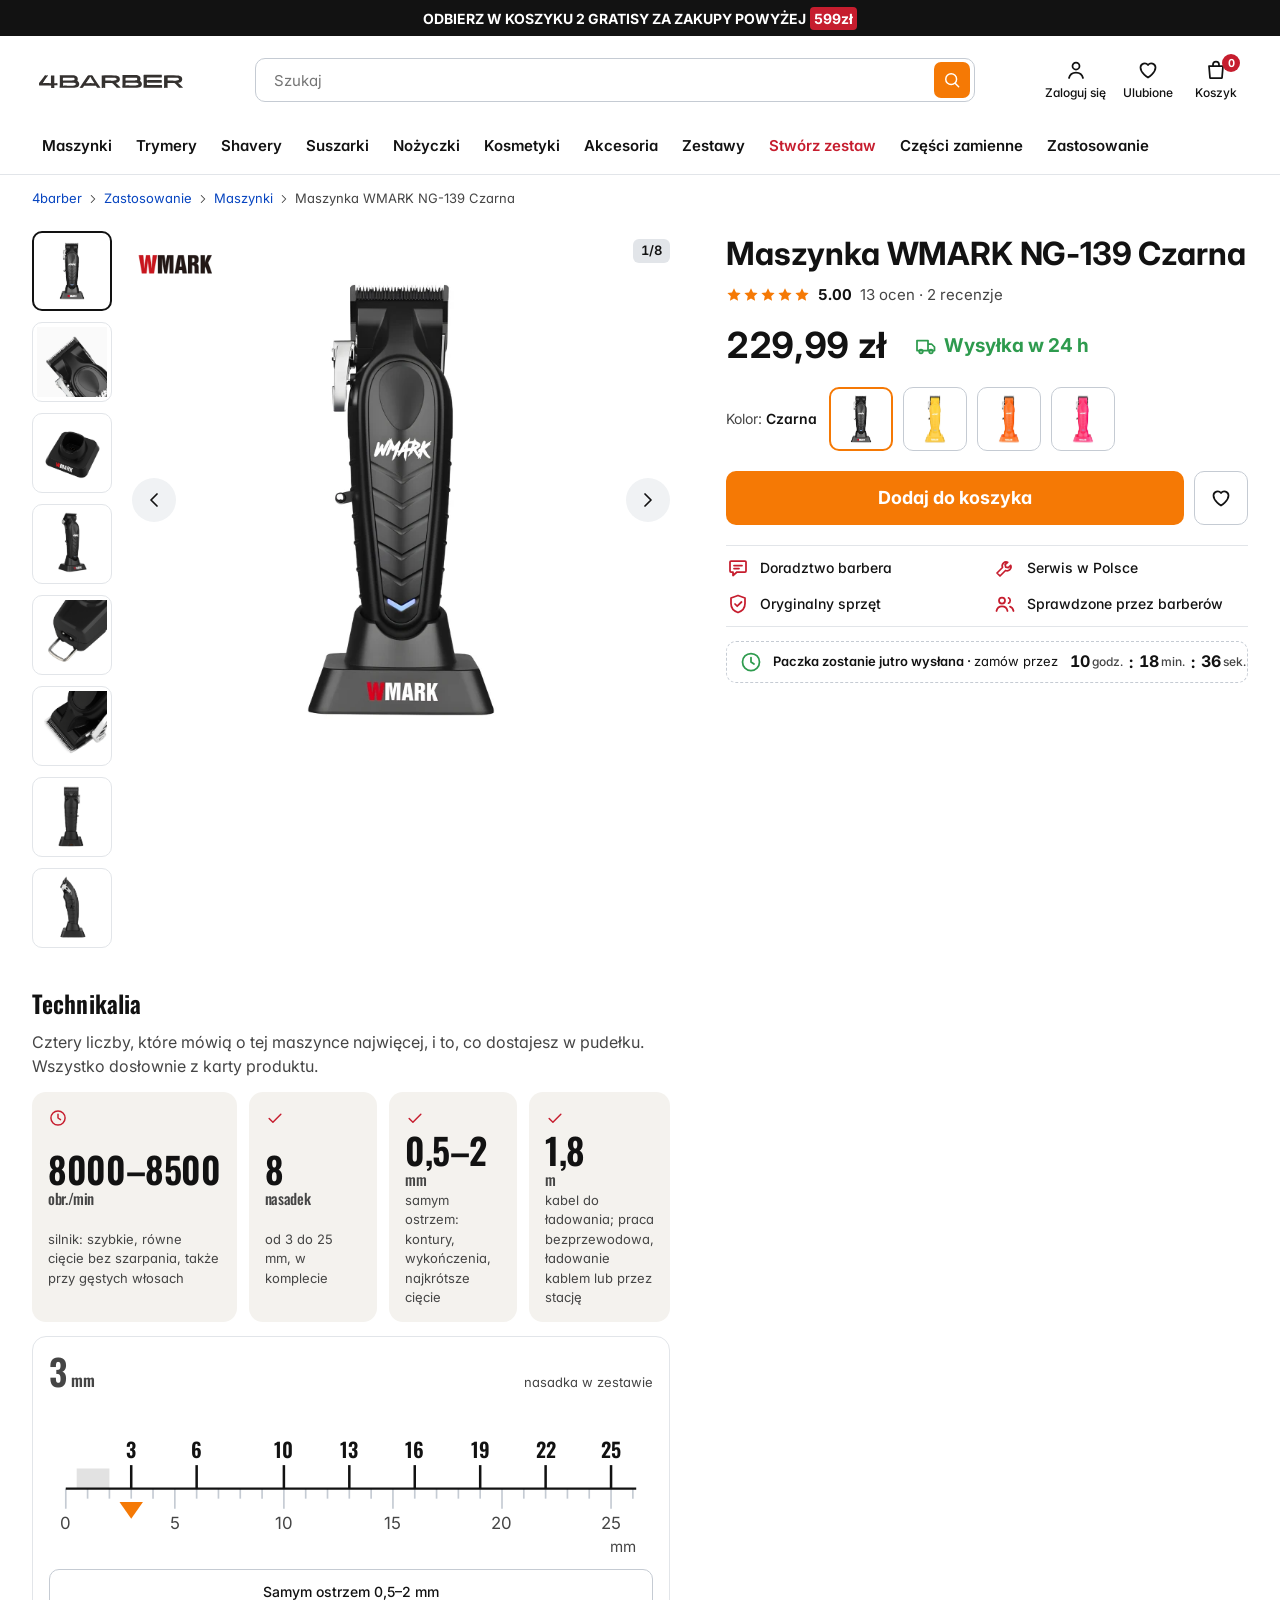
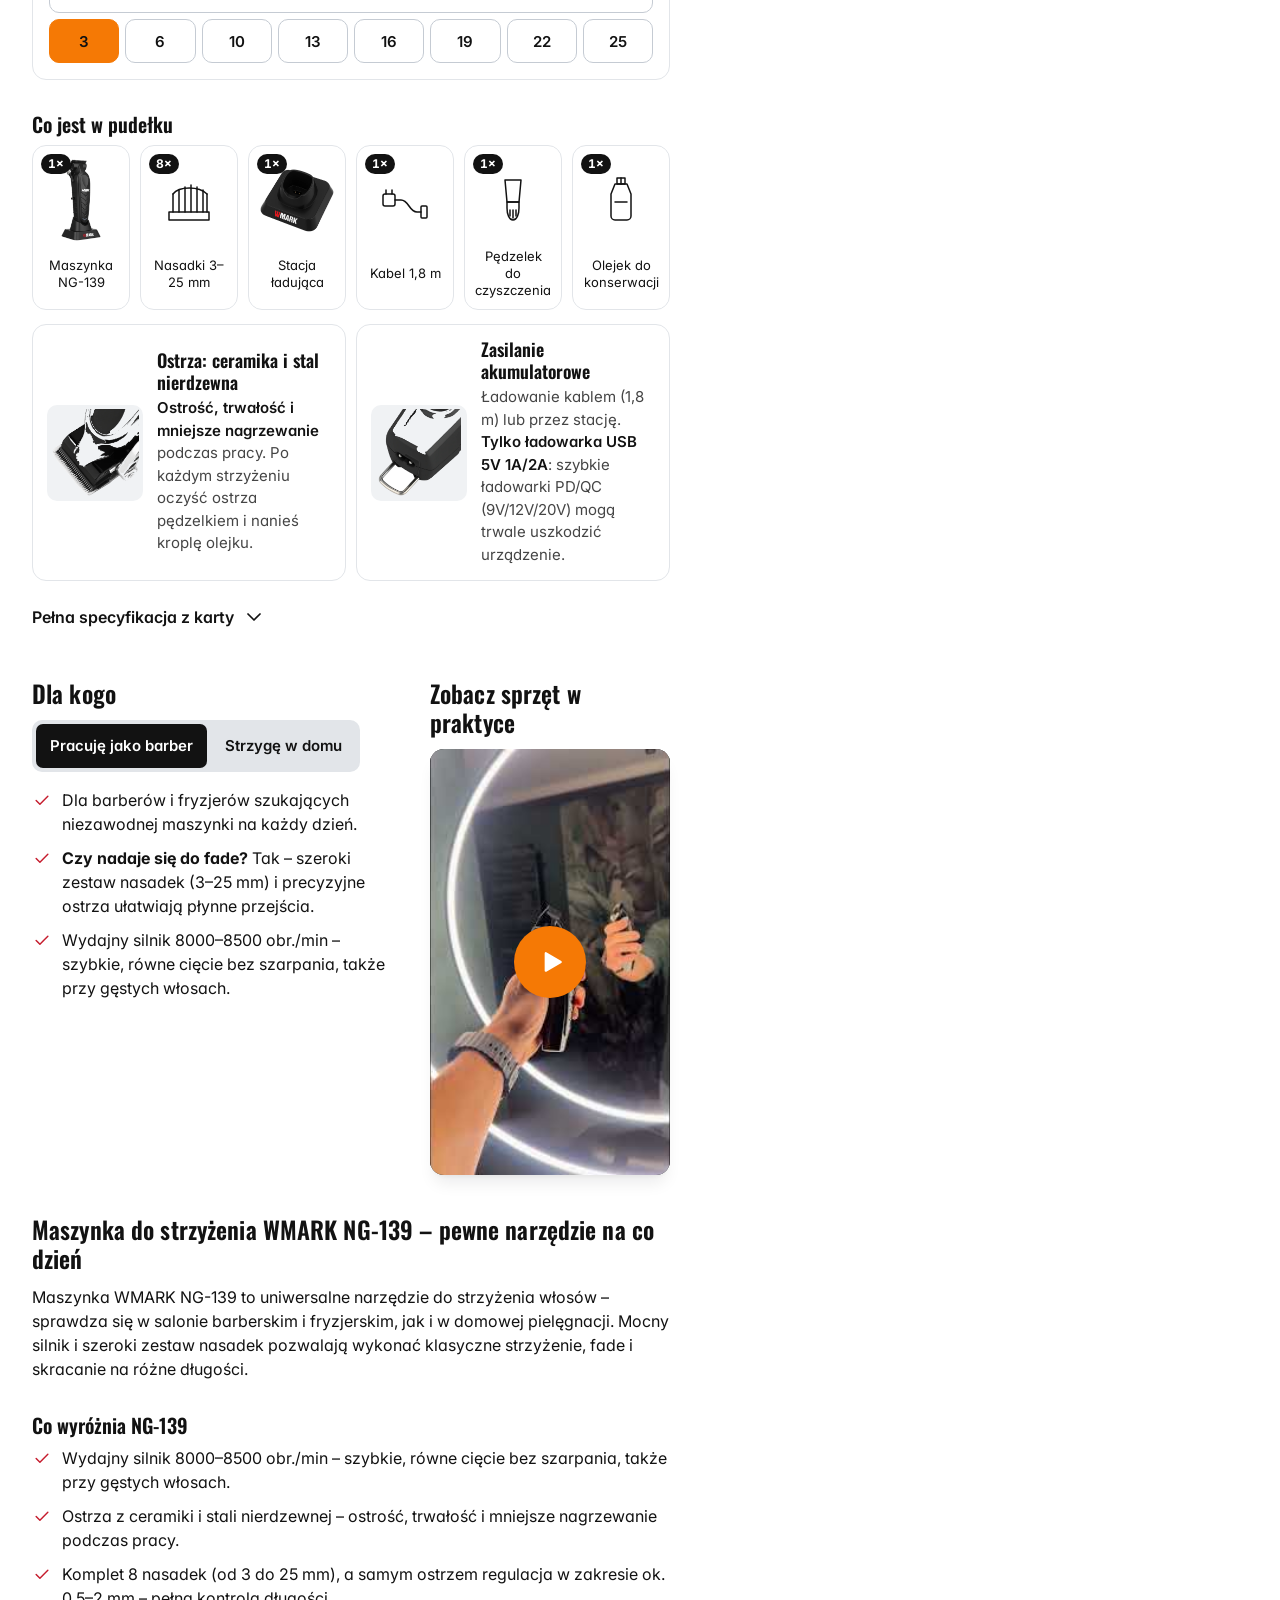
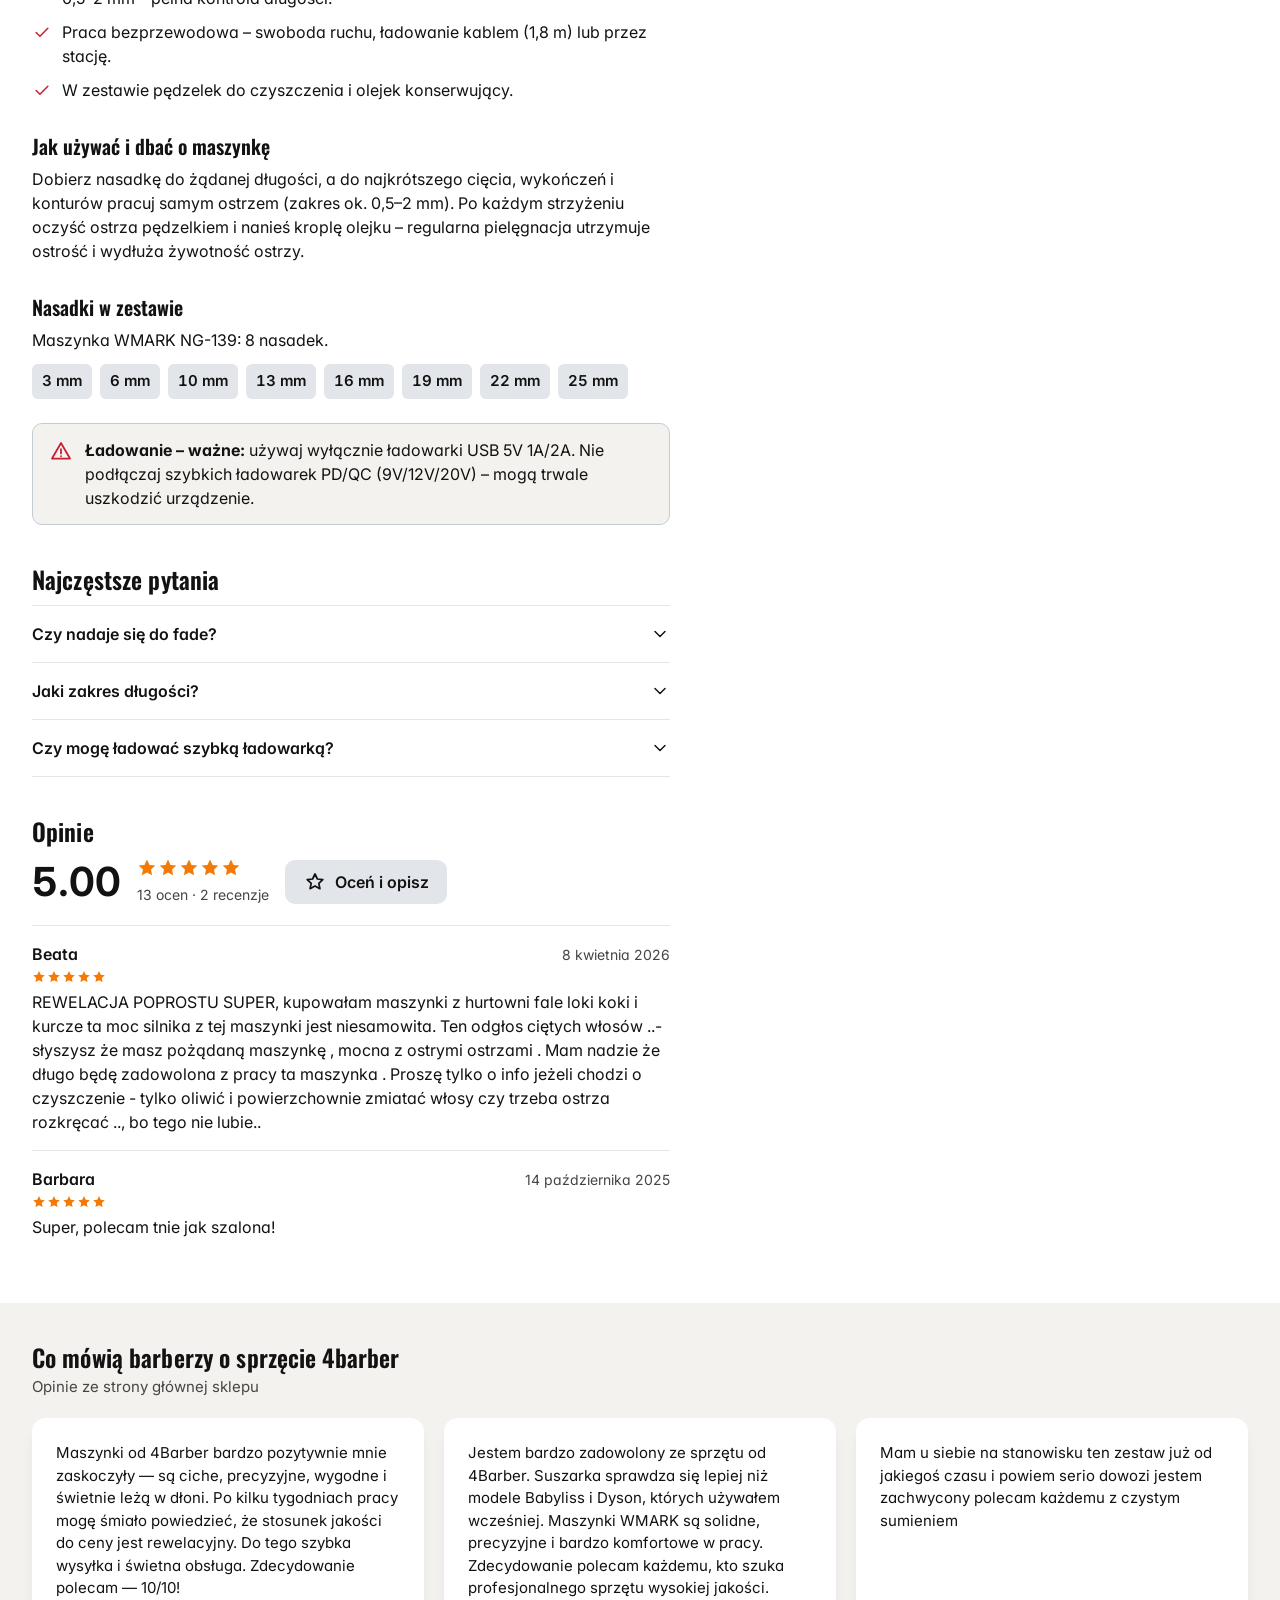
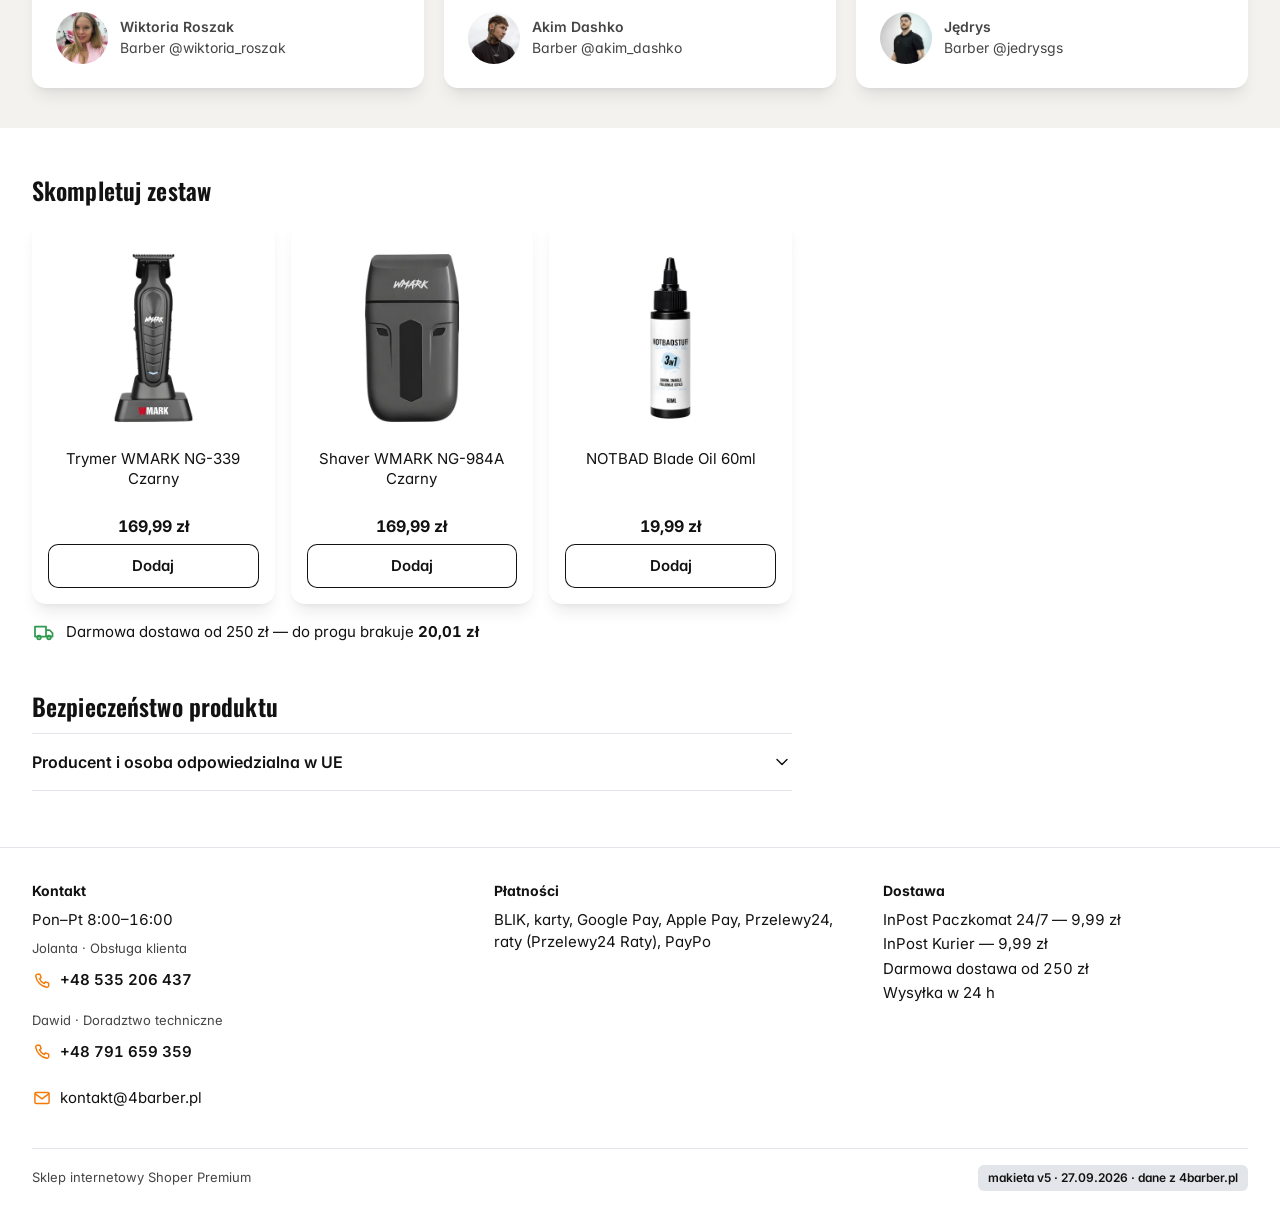
<file: pdp-v5.html>
<!doctype html>
<html lang="pl">
<head>
<meta charset="UTF-8">
<meta name="viewport" content="width=device-width, initial-scale=1, viewport-fit=cover">
<meta name="robots" content="noindex">
<title>Maszynka WMARK NG-139 Czarna · makieta v5 (v1 rozwinięte: szpalta + technikalia) · 4barber</title>
<meta name="description" content="Makieta v5 karty produktu 4barber.pl (v1 rozwinięte: uporządkowana szpalta, technikalia pokazane liczbami, linijką i zestawem). Dane z żywego sklepu, odczyt 27.09.2026.">
<link rel="preconnect" href="https://fonts.googleapis.com">
<link rel="preconnect" href="https://fonts.gstatic.com" crossorigin>
<link href="https://fonts.googleapis.com/css2?family=Inter:wght@400;500;600;700&family=Oswald:wght@600&display=swap" rel="stylesheet">
<link rel="preload" as="image" href="assets/ng139/czarna-01.webp" fetchpriority="high">
<style>
/* Tokeny = paleta zastana z CSS 4barber.pl (odczyt 27.09.2026). Nowych kolorów nie dodajemy. */
:root{
  --ink:#121212; --ink-2:#454545; --bg:#fff; --beige:#F4F2EE; --chip:#E2E5E9; --line:#C5CBD3; --band:#F0F2F4;
  --orange:#F57905;
  --red:#C61D2E; --green:#2E9B4E; --blue:#0745C0;
  --shadow:0 4px 6px -4px rgba(17,19,22,.08),0 12px 16px -4px rgba(17,19,22,.08);
  --shadow-up:0 -4px 6px -1px rgba(17,19,22,.08),0 -2px 4px -2px rgba(17,19,22,.08);
  --r:10px; --r-card:14px;
  --font:"Inter",system-ui,-apple-system,"Segoe UI",Roboto,Arial,sans-serif;
  --display:"Oswald","Arial Narrow",Arial,sans-serif;
  --pad:16px;
}
*,*::before,*::after{box-sizing:border-box}
html{-webkit-text-size-adjust:100%;scroll-behavior:smooth}
@media (prefers-reduced-motion:reduce){html{scroll-behavior:auto}*{transition:none!important;animation:none!important}}
body{margin:0;font-family:var(--font);font-size:16px;line-height:1.5;color:var(--ink);background:var(--bg);font-feature-settings:"cv11"}
img{display:block;max-width:100%;height:auto}
a{color:inherit}
button{font:inherit;color:inherit}
::selection{background:var(--orange);color:var(--ink)}
:focus-visible{outline:2px solid var(--ink);outline-offset:2px;border-radius:4px}
.sr-only{position:absolute;width:1px;height:1px;margin:-1px;overflow:hidden;clip:rect(0 0 0 0);white-space:nowrap;border:0}
.num{font-variant-numeric:tabular-nums}
.ico{width:24px;height:24px;flex:none;fill:none;stroke:currentColor;stroke-width:1.75;stroke-linecap:round;stroke-linejoin:round}
.wrap{max-width:1280px;margin:0 auto;padding:0 var(--pad)}
h2.sec{font-family:var(--display);font-weight:600;font-size:1.5rem;line-height:1.2;margin:48px 0 12px;letter-spacing:.005em}
h3.sub{font-family:var(--display);font-weight:600;font-size:1.25rem;line-height:1.25;margin:32px 0 8px}
p{margin:0 0 12px;max-width:68ch}

/* Przyciski: CTA pomarańczowy jak na sklepie + szary przycisk drugiego rzędu */
.btn{display:inline-flex;align-items:center;justify-content:center;gap:8px;min-height:44px;padding:0 18px;border:0;border-radius:var(--r);font-weight:600;text-decoration:none;cursor:pointer;transition:background-color .15s,box-shadow .15s}
.btn-cta{background:var(--orange);color:#fff;font-weight:700;font-size:1.125rem;height:54px;padding:0 20px}
.btn-cta:hover{box-shadow:var(--shadow)}
.btn-line{background:#fff;color:var(--ink);box-shadow:inset 0 0 0 1px var(--ink);font-weight:600}
.btn-line:hover{background:var(--band)}
.btn-line[aria-pressed="true"]{background:var(--chip);box-shadow:none}
.btn-2{background:var(--chip);color:var(--ink)}
.btn-2:hover{box-shadow:inset 0 0 0 1px var(--line)}
.btn-sm{min-height:44px;font-size:.9375rem;padding:0 14px}

/* ===== Pasek promocji ===== */
.promo{background:var(--ink);color:#fff;height:36px;display:flex;align-items:center;justify-content:center;font-size:11px;font-weight:700;letter-spacing:0;text-transform:uppercase;padding:0 6px;white-space:nowrap;overflow:hidden}
.promo b{color:#fff;background:var(--red);padding:1px 4px;border-radius:4px;margin-left:4px;text-transform:none}

/* ===== Nagłówek ===== */
.hdr{border-bottom:1px solid var(--chip);background:#fff}
.hdr-row{display:flex;align-items:center;height:56px;gap:4px}
.icon-btn{display:inline-flex;align-items:center;justify-content:center;width:44px;height:44px;border:0;background:none;border-radius:var(--r);cursor:pointer;position:relative;text-decoration:none}
.icon-btn:hover{background:var(--band)}
.logo{display:flex;align-items:center;height:44px;margin-right:auto;padding:0 4px}
.logo img{width:108px;height:15px}
.badge{position:absolute;top:4px;right:2px;min-width:18px;height:18px;border-radius:9px;background:var(--red);color:#fff;font-size:.6875rem;font-weight:700;line-height:18px;text-align:center;padding:0 4px}
.hdr-search,.hdr-nav,.hdr-acc-label,.only-d{display:none}

/* ===== Okruszki ===== */
.crumbs{height:44px;display:flex;align-items:center;font-size:.8125rem;overflow:hidden}
.crumbs ol{list-style:none;display:flex;align-items:center;margin:0;padding:0;min-width:0;white-space:nowrap}
.crumbs li{display:flex;align-items:center;flex:none}
.crumbs li:last-child{flex:1 1 auto;min-width:0;overflow:hidden}
.crumbs li:last-child span{overflow:hidden;text-overflow:ellipsis;color:var(--ink-2)}
.crumbs a{color:var(--blue);text-decoration:none;display:inline-flex;align-items:center;min-height:44px}
.crumbs a:hover{text-decoration:underline}
.crumbs .ico{width:14px;height:14px;margin:0 4px;color:var(--ink-2)}

/* ===== Układ karty: mobile jedna kolumna; desktop galeria+treść lewo, buy-box prawo sticky ===== */
.pdp{display:grid;grid-template-columns:minmax(0,1fr);grid-template-areas:"gal" "buy" "content"}
.gal{grid-area:gal;min-width:0}
.buy{grid-area:buy;min-width:0}
.content{grid-area:content;min-width:0}

/* ===== Galeria ===== */
.gal-main{position:relative}
.track{display:flex;overflow-x:auto;scroll-snap-type:x mandatory;scrollbar-width:none;height:300px}
.track::-webkit-scrollbar{display:none}
.slide{flex:0 0 100%;scroll-snap-align:center;display:flex;justify-content:center;align-items:center}
.slide img{width:300px;height:300px;object-fit:contain}
.gal-brand{position:absolute;top:4px;left:0;width:64px;height:auto;pointer-events:none;filter:brightness(1.04)}
.gal-count{position:absolute;top:8px;right:0;background:var(--chip);border-radius:6px;font-size:.8125rem;font-weight:600;padding:2px 8px}
.dots{display:flex;justify-content:center;gap:6px;height:16px;align-items:center}
.dots span{width:6px;height:6px;border-radius:50%;background:var(--line);transition:width .2s,background-color .2s}
.dots span.on{width:18px;border-radius:3px;background:var(--ink)}
.thumbs{display:none}
.gal-arrow{display:none}

/* ===== Buy-box ===== */
.buy h1{font-size:1.3125rem;line-height:1.3;font-weight:700;margin:12px 0 0;letter-spacing:-.005em}
.rating{display:inline-flex;align-items:center;gap:8px;margin:-4px 0 -8px;min-height:44px;font-size:.875rem;text-decoration:none;color:var(--ink)}
.rating:hover .rating-meta{text-decoration:underline}
.stars{display:inline-flex;gap:1px;color:var(--orange)}
.stars svg{width:16px;height:16px;fill:currentColor}
.rating b{font-weight:700}
.rating-meta{color:var(--ink-2)}
.price-row{display:flex;align-items:center;justify-content:space-between;gap:12px;margin-top:6px;flex-wrap:wrap}
.price{font-size:2rem;line-height:1.15;font-weight:700;letter-spacing:-.01em;font-variant-numeric:tabular-nums;white-space:nowrap}
.ship{display:inline-flex;align-items:center;gap:6px;color:var(--green);font-weight:700;font-size:1.1875rem;white-space:nowrap}
.variants{margin-top:12px}
.variants-label{font-size:.875rem;color:var(--ink-2);margin-bottom:6px}
.variants-label b{color:var(--ink);font-weight:600}
.swatches{display:flex;gap:10px}
.swatch{width:54px;height:54px;padding:2px;border:1px solid var(--line);border-radius:var(--r);background:#fff;cursor:pointer}
.swatch img{width:48px;height:48px;object-fit:contain;border-radius:7px}
.swatch[aria-pressed="true"]{border:2px solid var(--orange);padding:1px}
.swatch:hover{border-color:var(--ink-2)}
.cta-row{display:flex;gap:10px;margin-top:14px}
.cta-row .btn-cta{flex:1}
.fav{width:54px;height:54px;flex:none;border:1px solid var(--line);border-radius:var(--r);background:#fff;display:inline-flex;align-items:center;justify-content:center;cursor:pointer}
.fav:hover{border-color:var(--ink-2)}
.fav[aria-pressed="true"] .ico{fill:var(--red);stroke:var(--red)}
.trust{list-style:none;margin:14px 0 0;padding:0;display:grid;grid-template-columns:repeat(4,1fr);gap:4px}
.trust li{display:flex;flex-direction:column;align-items:center;text-align:center;gap:4px;font-size:.75rem;line-height:1.25;font-weight:500}
.trust .ico{color:var(--red)}

/* Licznik wysyłki (mechanizm sklepu, odlicza do 16:00) */
.cutoff{margin-top:20px;background:var(--beige);border-radius:var(--r);padding:12px 14px;display:flex;align-items:center;gap:12px;flex-wrap:wrap}
.cutoff .ico{color:var(--green)}
.cutoff-txt{flex:1 1 150px;font-size:.9375rem;line-height:1.35}
.cutoff-txt b{display:block;font-weight:600}
.timer{display:flex;align-items:center;gap:4px;font-variant-numeric:tabular-nums}
.timer span{display:flex;flex-direction:column;align-items:center;background:var(--chip);border-radius:6px;min-width:44px;padding:3px 4px;font-weight:700;font-size:1.125rem;line-height:1.2}
.timer small{font-size:.6875rem;font-weight:500;color:var(--ink-2)}
.timer i{font-style:normal;font-weight:700}


/* v5: porządek w szpalcie — jedna karta zakupu, kolor w linii z próbkami, zaufanie jednym rzędem, licznik smukły */
.variants{display:flex;align-items:center;gap:12px;flex-wrap:wrap}
.variants-label{margin:0;flex:none}
.trust{margin-top:16px;grid-template-columns:repeat(4,1fr);gap:0;border-top:1px solid var(--chip);border-bottom:1px solid var(--chip);padding:10px 0}
.trust li{font-size:.6875rem}
.cutoff{margin-top:14px;padding:8px 12px;gap:10px;background:none;border:1px dashed var(--line)}
.cutoff-txt{font-size:.8125rem}
.cutoff-txt b{display:inline;font-weight:600}
.cutoff-txt b::after{content:" · "}
.timer span{background:none;min-width:auto;padding:0 2px;font-size:1rem;flex-direction:row;gap:2px}
.timer small{font-size:.75rem}

/* v5: technikalia pod spodem — cztery liczby, linijka nasadek do dotknięcia, zestaw na zdjęciach, materiał i zasilanie */
.spec-tiles{list-style:none;margin:0;padding:0;display:grid;grid-template-columns:repeat(2,1fr);gap:10px}
.spec-tiles li{background:var(--beige);border-radius:var(--r-card);padding:16px 16px 14px;display:grid;gap:4px}
.spec-tiles .n{font-family:var(--display);font-weight:600;font-size:2rem;line-height:1;letter-spacing:-.01em;font-variant-numeric:tabular-nums;white-space:nowrap}
.spec-tiles .n small{display:block;font-size:.9375rem;color:var(--ink-2);font-weight:500;margin:4px 0 0}
.spec-tiles .l{font-size:.8125rem;color:var(--ink-2)}
.spec-tiles .ico{color:var(--red);width:20px;height:20px}
.ruler-card{margin-top:14px;border:1px solid var(--chip);border-radius:var(--r-card);padding:16px}
.ruler-card .readout{display:flex;justify-content:space-between;align-items:baseline;gap:12px;margin-bottom:6px}
.ruler-card .readout .n{font-family:var(--display);font-weight:600;font-size:2.25rem;line-height:1}
.ruler-card .readout .n small{font-size:1rem;color:var(--ink-2);margin-left:4px}
.ruler-card .readout p{margin:0;font-size:.8125rem;color:var(--ink-2);text-align:right;max-width:20ch}
.ruler-card svg{width:100%;height:auto;display:block}
.stops{display:grid;grid-template-columns:repeat(8,1fr);gap:6px;margin-top:10px}
.stops button{height:44px;border:1px solid var(--line);border-radius:var(--r);background:#fff;font:600 .9375rem var(--font);color:var(--ink);cursor:pointer}
.stops button[aria-pressed="true"]{background:var(--orange);border-color:var(--orange);color:var(--ink)}
.stops button:hover{border-color:var(--ink-2)}
.stops .blade{grid-column:1/-1;font-weight:500;font-size:.875rem}
.kit-grid{list-style:none;margin:0;padding:0;display:grid;grid-template-columns:repeat(3,1fr);gap:10px}
.kit-grid li{border:1px solid var(--chip);border-radius:var(--r-card);padding:12px 10px 10px;display:grid;justify-items:center;gap:6px;text-align:center;font-size:.8125rem;line-height:1.3}
.kit-grid .ph{height:84px;display:flex;align-items:center;justify-content:center}
.kit-grid .ph img{max-height:84px;width:auto;object-fit:contain}
.kit-grid .ph svg{width:56px;height:56px;stroke:var(--ink);fill:none;stroke-width:1.5;stroke-linecap:round;stroke-linejoin:round}
.kit-grid .q{position:absolute}
.kit-grid li{position:relative}
.kit-grid .cnt{position:absolute;top:8px;left:8px;background:var(--ink);color:#fff;font-size:.75rem;font-weight:700;border-radius:999px;padding:2px 7px;font-variant-numeric:tabular-nums}
.mat{display:grid;gap:10px;margin-top:14px}
.mat article{display:grid;grid-template-columns:96px 1fr;gap:14px;align-items:center;border:1px solid var(--chip);border-radius:var(--r-card);padding:14px}
.mat .ph{height:96px;display:flex;align-items:center;justify-content:center;background:var(--band);border-radius:var(--r)}
.mat .ph img{max-height:88px;width:auto;object-fit:contain}
.mat h3{margin:0 0 4px;font-family:var(--display);font-weight:600;font-size:1.125rem;line-height:1.2}
.mat p{margin:0;font-size:.9375rem;color:var(--ink-2)}
.mat p b{color:var(--ink);font-weight:600}
.fullspec{margin-top:14px}
.fullspec summary{cursor:pointer;font-weight:600;min-height:44px;display:flex;align-items:center;gap:8px;list-style:none}
.fullspec summary::-webkit-details-marker{display:none}
.fullspec summary .ico{transition:transform .2s}
.fullspec[open] summary .ico{transform:rotate(180deg)}
.tech-lead{margin:0 0 14px;color:var(--ink-2);max-width:62ch}
@media (min-width:1024px){
  .spec-tiles{grid-template-columns:repeat(4,1fr);gap:12px}
  .spec-tiles .n{font-size:2.25rem}
  .cutoff-txt{white-space:nowrap}
  .cutoff{flex-wrap:nowrap;justify-content:space-between}
  .kit-grid{grid-template-columns:repeat(6,1fr)}
  .mat{grid-template-columns:1fr 1fr}
  .trust{grid-template-columns:repeat(4,1fr)}
  .trust li{flex-direction:column;text-align:center;font-size:.75rem;gap:6px}
}
/* ===== Parametry (tabela) ===== */
.params{width:100%;border-collapse:collapse;font-size:.9375rem;max-width:720px}
.params th,.params td{text-align:left;vertical-align:top;padding:10px 0;border-bottom:1px solid var(--chip)}
.params th{font-weight:600;width:42%;padding-right:16px}
.params tr:first-child th,.params tr:first-child td{border-top:1px solid var(--chip)}

/* ===== Dla kogo (zakładki) ===== */
.tabs{display:inline-flex;background:var(--chip);border-radius:var(--r);padding:4px;gap:4px;max-width:100%}
.tab{min-height:44px;padding:0 14px;border:0;border-radius:7px;background:none;font-weight:600;font-size:.9375rem;cursor:pointer}
.tab[aria-selected="true"]{background:var(--ink);color:#fff}
.panel{padding-top:16px}
.panel ul{list-style:none;margin:0;padding:0;display:grid;gap:10px;max-width:68ch}
.panel li,.ticks li{display:flex;gap:10px}
.panel li .ico,.ticks li .ico{color:var(--red);width:20px;height:20px;margin-top:2px}

/* ===== Wideo ===== */
.video{position:relative;width:min(100%,260px);aspect-ratio:9/16;border-radius:var(--r-card);overflow:hidden;background:var(--ink);box-shadow:var(--shadow)}
.video img,.video iframe{position:absolute;inset:0;width:100%;height:100%;object-fit:cover;border:0}
.video button{position:absolute;inset:0;border:0;background:none;cursor:pointer;display:flex;align-items:center;justify-content:center}
.play{width:72px;height:72px;border-radius:50%;background:var(--orange);color:#fff;display:flex;align-items:center;justify-content:center;box-shadow:var(--shadow)}
.play .ico{width:30px;height:30px;fill:#fff;stroke:#fff;margin-left:4px}
.video-cap{font-size:.875rem;color:var(--ink-2);margin-top:8px}

/* ===== Opis ===== */
.ticks{list-style:none;margin:0;padding:0;display:grid;gap:10px;max-width:68ch}
.chips{display:flex;flex-wrap:wrap;gap:8px;list-style:none;margin:8px 0 0;padding:0}
.chips li{background:var(--chip);border-radius:6px;padding:6px 10px;font-weight:600;font-size:.9375rem;font-variant-numeric:tabular-nums}
.warn{display:flex;gap:12px;margin-top:24px;padding:14px 16px;border:1px solid var(--line);border-radius:var(--r);background:var(--beige);max-width:68ch}
.warn .ico{color:var(--red);margin-top:1px}
.warn p{margin:0}

/* ===== FAQ + Bezpieczeństwo (details) ===== */
.acc{max-width:760px}
.acc details{border-bottom:1px solid var(--chip)}
.acc details:first-child{border-top:1px solid var(--chip)}
.acc summary{list-style:none;display:flex;align-items:center;justify-content:space-between;gap:12px;min-height:56px;padding:12px 0;font-weight:600;cursor:pointer}
.acc summary::-webkit-details-marker{display:none}
.acc summary .ico{transition:transform .2s;width:20px;height:20px}
.acc details[open] summary .ico{transform:rotate(180deg)}
.acc .acc-body{padding:0 0 16px;color:var(--ink)}
.acc .acc-body p:last-child{margin-bottom:0}
.safety dl{margin:0;display:grid;gap:12px}
.safety dt{font-weight:600;font-size:.875rem}
.safety dd{margin:0;color:var(--ink-2)}

/* ===== Opinie ===== */
.rev-sum{display:flex;align-items:center;gap:16px;flex-wrap:wrap;margin-top:4px}
.rev-score{font-size:2.5rem;font-weight:700;line-height:1;font-variant-numeric:tabular-nums}
.rev-sum .stars svg{width:20px;height:20px}
.rev-sum .meta{font-size:.875rem;color:var(--ink-2)}
.rev-list{list-style:none;margin:20px 0 0;padding:0;max-width:760px}
.rev{padding:16px 0;border-top:1px solid var(--chip)}
.rev-head{display:flex;align-items:baseline;justify-content:space-between;gap:12px;flex-wrap:wrap}
.rev-head b{font-weight:600}
.rev time{font-size:.875rem;color:var(--ink-2)}
.rev .stars{margin:4px 0 6px}
.rev .stars svg{width:14px;height:14px}
.rev blockquote{margin:0;max-width:68ch}

/* Opinie barberów ze strony głównej — pas beżowy, karty z miękkim cieniem */
.barbers{background:var(--beige);margin-top:48px;padding:8px 0 40px}
.barbers h2.sec{margin-top:32px;margin-bottom:4px}
.barbers-note{color:var(--ink-2);font-size:.9375rem;margin-bottom:20px}
.quotes{display:grid;gap:14px;grid-template-columns:1fr;list-style:none;margin:0;padding:0}
.quote{margin:0;height:100%;background:#fff;border-radius:var(--r-card);box-shadow:var(--shadow);padding:18px;display:flex;flex-direction:column;gap:12px}
.quote blockquote{margin:0;font-size:.9375rem}
.quote figcaption{display:flex;align-items:center;gap:12px;margin-top:auto}
.quote figcaption img{width:52px;height:52px;border-radius:50%;object-fit:cover;object-position:50% 25%}
.quote figcaption b{display:block;font-weight:600;line-height:1.3}
.quote figcaption span{font-size:.875rem;color:var(--ink-2)}

/* ===== Skompletuj zestaw ===== */
.xsell{display:grid;grid-template-columns:repeat(3,minmax(0,1fr));gap:10px;list-style:none;margin:0;padding:0;max-width:760px}
.xitem{background:#fff;border-radius:var(--r-card);box-shadow:var(--shadow);padding:10px;display:flex;flex-direction:column;gap:6px;text-align:center}
.xitem img{width:100%;aspect-ratio:1;object-fit:contain}
.xitem .n{font-size:.8125rem;line-height:1.3;min-height:3.9em}
.xitem .p{font-weight:700;font-variant-numeric:tabular-nums}
.xitem .btn{width:100%}
.freeship{display:flex;align-items:center;gap:10px;margin:16px 0 0;font-size:.9375rem}
.freeship .ico{color:var(--green)}

/* ===== Stopka ===== */
.foot{margin-top:56px;border-top:1px solid var(--chip);padding:32px 0 24px;font-size:.9375rem}
.foot-grid{display:grid;gap:24px}
.foot h2{font-size:.875rem;font-weight:700;margin:0 0 8px}
.foot ul{list-style:none;margin:0;padding:0;display:grid;gap:2px}
.foot a{text-decoration:none;display:inline-flex;align-items:center;gap:8px;min-height:44px}
.foot a:hover{text-decoration:underline}
.foot .who{font-size:.8125rem;color:var(--ink-2);display:block;margin-top:6px}
.foot .tel{font-weight:600;font-variant-numeric:tabular-nums}
.foot .ico{width:20px;height:20px;color:var(--orange)}
.foot-bottom{display:flex;justify-content:space-between;align-items:center;gap:12px;flex-wrap:wrap;margin-top:28px;padding-top:16px;border-top:1px solid var(--chip);font-size:.8125rem;color:var(--ink-2)}
.chip-ver{background:var(--chip);color:var(--ink);border-radius:6px;padding:4px 10px;font-weight:600;font-size:.75rem}

/* ===== Sticky CTA na mobile ===== */
.sticky{position:fixed;left:0;right:0;bottom:0;z-index:40;background:#fff;box-shadow:var(--shadow-up);padding:10px var(--pad) calc(10px + env(safe-area-inset-bottom));display:flex;align-items:center;gap:12px;transform:translateY(110%);transition:transform .2s ease-out;visibility:hidden}
.sticky.show{transform:none;visibility:visible}
.sticky-price{display:flex;flex-direction:column;line-height:1.2}
.sticky-price b{font-size:1.25rem;font-variant-numeric:tabular-nums}
.sticky-price span{font-size:.8125rem;color:var(--ink-2)}
.sticky .btn-cta{flex:1}
body.has-sticky{padding-bottom:80px}

/* ===== Panel „Dodano do koszyka” ===== */
dialog.added{border:0;padding:0;margin:auto auto 0;width:100%;max-width:100%;max-height:92vh;border-radius:16px 16px 0 0;box-shadow:var(--shadow);color:var(--ink)}
dialog.added::backdrop{background:rgba(18,18,18,.55)}
.added-in{padding:16px var(--pad) calc(16px + env(safe-area-inset-bottom));display:grid;gap:16px}
.added-head{display:flex;align-items:center;justify-content:space-between}
.added-head h2{margin:0;font-size:1.25rem;font-weight:700}
.added-head .icon-btn{background:var(--chip);border-radius:50%}
.added-prod{display:flex;gap:12px;align-items:center}
.added-prod img{width:72px;height:72px;object-fit:contain}
.added-prod b{display:block;font-weight:600;line-height:1.3}
.added-prod .vat{font-size:.875rem;color:var(--ink-2)}
.added-head h2:focus{outline:none}
.added-prod .p{color:var(--ink);font-weight:700;font-size:1rem;font-variant-numeric:tabular-nums}
.bar-txt{font-size:.9375rem;margin:0 0 6px}
.bar{height:8px;border-radius:4px;background:var(--chip);overflow:hidden}
.bar i{display:block;height:100%;width:92%;background:var(--red);border-radius:4px}
.bar-scale{display:flex;justify-content:space-between;font-size:.75rem;color:var(--ink-2);margin-top:4px;font-variant-numeric:tabular-nums}
.added h3{margin:0 0 8px;font-size:1rem;font-weight:700}
.mini{display:grid;grid-template-columns:repeat(3,minmax(0,1fr));gap:8px;list-style:none;margin:0;padding:0}
.mini li{border:1px solid var(--chip);border-radius:var(--r);padding:8px;display:flex;flex-direction:column;gap:4px;text-align:center;font-size:.75rem;line-height:1.3}
.mini img{width:56px;height:56px;margin:0 auto;object-fit:contain}
.mini .p{font-weight:700;font-size:.875rem;font-variant-numeric:tabular-nums;margin-top:auto}
.mini .btn{min-height:44px;width:100%;font-size:.8125rem;padding:0 6px}
.added-actions{display:grid;gap:10px}
.added-actions .btn-cta{font-size:1.0625rem}
.added-actions .btn{width:100%}

/* ===== Desktop 1440 ===== */
@media (min-width:1024px){
  :root{--pad:32px}
  .promo{font-size:.875rem}
  .hdr-row{height:88px;gap:24px}
  .logo{margin-right:0}
  .logo img{width:150px;height:21px}
  .hdr-search{display:flex;flex:1;max-width:720px;height:44px;border:1px solid var(--line);border-radius:var(--r);align-items:center;padding:0 4px 0 16px;margin:0 auto}
  .hdr-search input{flex:1;border:0;font:inherit;font-size:.9375rem;background:none;min-width:0;height:100%}
  .hdr-search input:focus{outline:none}
  .hdr-search:focus-within{outline:2px solid var(--ink);outline-offset:2px}
  .hdr-search button{width:36px;height:36px;border:0;border-radius:7px;background:var(--orange);color:#fff;display:inline-flex;align-items:center;justify-content:center;cursor:pointer}
  .hdr-search button .ico{width:20px;height:20px}
  .only-m{display:none}
  .only-d{display:inline-flex}
  .hdr-acc{display:flex;gap:4px}
  .hdr-acc .icon-btn{width:auto;min-width:64px;height:56px;flex-direction:column;font-size:.75rem;gap:2px;padding:0 6px}
  .hdr-acc-label{display:block;font-weight:500}
  .hdr-acc .badge{right:8px;top:2px}
  .hdr-nav{display:block}
  .hdr-nav ul{list-style:none;display:flex;gap:4px;margin:0;padding:0 0 6px;flex-wrap:wrap}
  .hdr-nav a{display:inline-flex;align-items:center;min-height:44px;padding:0 10px;font-weight:600;font-size:.9375rem;text-decoration:none;border-radius:var(--r)}
  .hdr-nav a:hover{background:var(--band)}
  .hdr-nav .hot{color:var(--red)}

  .crumbs{height:48px}
  .pdp{grid-template-columns:minmax(0,55fr) minmax(0,45fr);grid-template-areas:"gal buy" "content buy";column-gap:56px;margin-top:8px}
  .buy{grid-row:1 / span 2;position:sticky;top:24px;align-self:start}

  .gal{display:grid;grid-template-columns:80px minmax(0,1fr);gap:20px;align-items:start}
  .thumbs{display:grid;gap:10px;list-style:none;margin:0;padding:0}
  .thumbs button{width:80px;height:80px;padding:4px;border:1px solid var(--chip);border-radius:var(--r);background:#fff;cursor:pointer}
  .thumbs button img{width:70px;height:70px;object-fit:contain}
  .thumbs button[aria-current="true"]{border:2px solid var(--ink);padding:3px}
  .thumbs button:hover{border-color:var(--ink-2)}
  .track{height:auto;aspect-ratio:1}
  .slide img{width:100%;height:100%}
  .gal-brand{width:88px;top:0}
  .dots{display:none}
  .gal-arrow{display:inline-flex;position:absolute;top:50%;transform:translateY(-50%);width:44px;height:44px;border-radius:50%;border:0;background:var(--band);align-items:center;justify-content:center;cursor:pointer}
  .gal-arrow:hover{background:var(--chip)}
  .gal-arrow.prev{left:0}.gal-arrow.next{right:0}

  .buy h1{font-size:2rem;line-height:1.2;margin-top:4px}
  .rating{font-size:.9375rem;margin:0 0 -8px}
  .price-row{margin-top:16px;justify-content:flex-start;column-gap:28px}
  .price{font-size:2.25rem}
  .variants{margin-top:20px}
  .swatch{width:64px;height:64px}
  .swatch img{width:58px;height:58px}
  .cta-row{margin-top:20px}
  .trust{margin-top:20px;grid-template-columns:repeat(2,1fr);gap:12px}
  .trust li{flex-direction:row;text-align:left;gap:10px;font-size:.875rem}

  .content h2.sec:first-child{margin-top:40px}
  .duo{display:grid;grid-template-columns:minmax(0,1fr) 240px;column-gap:40px;align-items:start}
  .quotes{grid-template-columns:repeat(3,1fr);gap:20px}
  .quote{padding:24px}
  .xsell{gap:16px}
  .xitem{padding:16px}
  .xitem .n{font-size:.9375rem}
  .foot-grid{grid-template-columns:1.2fr 1fr 1fr}

  .sticky{display:none}
  body.has-sticky{padding-bottom:0}

  dialog.added{margin:auto;max-width:520px;border-radius:16px}
  .added-in{padding:24px}
}
@media (min-width:1024px) and (max-height:760px){.buy{position:static}}
</style>
</head>
<body>

<!-- Sprite ikon: jedna rodzina, kreska 1,75 px, siatka 24 px; używane przez <use href="#i-…"> w całej stronie -->
<svg width="0" height="0" style="position:absolute" aria-hidden="true" focusable="false">
  <symbol id="i-menu" viewBox="0 0 24 24"><path d="M4 7h16M4 12h16M4 17h16"/></symbol>
  <symbol id="i-search" viewBox="0 0 24 24"><circle cx="11" cy="11" r="6.5"/><path d="m20 20-4.2-4.2"/></symbol>
  <symbol id="i-bag" viewBox="0 0 24 24"><path d="M5 8h14l-1 12H6L5 8Z"/><path d="M9 8V6.5a3 3 0 0 1 6 0V8"/></symbol>
  <symbol id="i-user" viewBox="0 0 24 24"><circle cx="12" cy="8" r="3.5"/><path d="M5 20c.8-3.6 3.6-5.5 7-5.5s6.2 1.9 7 5.5"/></symbol>
  <symbol id="i-heart" viewBox="0 0 24 24"><path d="M12 19.5s-7.5-4.4-7.5-10A4.2 4.2 0 0 1 12 7a4.2 4.2 0 0 1 7.5 2.5c0 5.6-7.5 10-7.5 10Z"/></symbol>
  <symbol id="i-chev-r" viewBox="0 0 24 24"><path d="m9 6 6 6-6 6"/></symbol>
  <symbol id="i-chev-l" viewBox="0 0 24 24"><path d="m15 6-6 6 6 6"/></symbol>
  <symbol id="i-chev-d" viewBox="0 0 24 24"><path d="m6 9 6 6 6-6"/></symbol>
  <symbol id="i-chat" viewBox="0 0 24 24"><path d="M5 5h14a1 1 0 0 1 1 1v9a1 1 0 0 1-1 1h-8l-4 3.5V16H5a1 1 0 0 1-1-1V6a1 1 0 0 1 1-1Z"/><path d="M8 9.5h8M8 12.5h5"/></symbol>
  <symbol id="i-wrench" viewBox="0 0 24 24"><path d="M14.7 6.3a4 4 0 0 0-5.2 5.2L4 17l3 3 5.5-5.5a4 4 0 0 0 5.2-5.2l-2.4 2.4-2.6-.6-.6-2.6 2.6-2.2Z"/></symbol>
  <symbol id="i-shield" viewBox="0 0 24 24"><path d="M12 3.5 19 6v5.5c0 4.2-2.9 7.6-7 9-4.1-1.4-7-4.8-7-9V6l7-2.5Z"/><path d="m9 12 2.2 2.2L15.5 10"/></symbol>
  <symbol id="i-users" viewBox="0 0 24 24"><circle cx="9" cy="8.5" r="3"/><path d="M3.5 19c.6-3 2.8-4.6 5.5-4.6s4.9 1.6 5.5 4.6"/><path d="M15.5 5.8a3 3 0 0 1 0 5.4M17 14.6c1.8.5 3 2 3.5 4.4"/></symbol>
  <symbol id="i-truck" viewBox="0 0 24 24"><path d="M3 6.5h11v10H3zM14 10h3.5l3 3v3.5H14"/><circle cx="7" cy="17.5" r="1.8"/><circle cx="17" cy="17.5" r="1.8"/></symbol>
  <symbol id="i-clock" viewBox="0 0 24 24"><circle cx="12" cy="12" r="8.5"/><path d="M12 7.5V12l3 2"/></symbol>
  <symbol id="i-check" viewBox="0 0 24 24"><path d="m5 12.5 4.5 4.5L19 7.5"/></symbol>
  <symbol id="i-alert" viewBox="0 0 24 24"><path d="M12 4 21 19.5H3L12 4Z"/><path d="M12 10v4.5M12 17.2v.1"/></symbol>
  <symbol id="i-play" viewBox="0 0 24 24"><path d="M7 5v14l12-7L7 5Z"/></symbol>
  <symbol id="i-close" viewBox="0 0 24 24"><path d="M6 6l12 12M18 6 6 18"/></symbol>
  <symbol id="i-phone" viewBox="0 0 24 24"><path d="M6.5 4h3l1.5 4-2 1.3a10 10 0 0 0 5.7 5.7L16 13l4 1.5v3a2 2 0 0 1-2.2 2A15.5 15.5 0 0 1 4.5 6.2 2 2 0 0 1 6.5 4Z"/></symbol>
  <symbol id="i-mail" viewBox="0 0 24 24"><rect x="3.5" y="5.5" width="17" height="13" rx="1.5"/><path d="m4 7 8 6 8-6"/></symbol>
  <symbol id="i-star-o" viewBox="0 0 24 24"><path d="m12 4 2.4 5 5.4.6-4 3.7 1.1 5.4L12 16l-4.9 2.7 1.1-5.4-4-3.7 5.4-.6L12 4Z"/></symbol>
  <symbol id="i-star" viewBox="0 0 20 20"><path d="m10 1.6 2.5 5.3 5.8.7-4.3 4 1.1 5.7L10 14.5l-5.1 2.8L6 11.6l-4.3-4 5.8-.7L10 1.6Z"/></symbol>
</svg>

<!-- Pasek promocji — ten sam komunikat, który sklep pokazuje dziś na każdej stronie -->
<div class="promo" role="note">Odbierz w koszyku 2 gratisy za zakupy powyżej <b class="num">599zł</b></div>

<!-- Nagłówek: mobile = menu, logo, lupa, koszyk; desktop = logo, wyszukiwarka, konto/ulubione/koszyk + menu kategorii -->
<header class="hdr">
  <div class="wrap">
    <div class="hdr-row">
      <button class="icon-btn only-m" type="button" aria-label="Menu"><svg class="ico"><use href="#i-menu"/></svg></button>
      <a class="logo" href="#" aria-label="4barber — strona główna"><img src="assets/brand/4barber-logo-a.svg" alt="4barber" width="150" height="21"></a>
      <form class="hdr-search" role="search" onsubmit="return false">
        <label class="sr-only" for="q">Szukaj</label>
        <input id="q" type="search" placeholder="Szukaj">
        <button type="submit" aria-label="Szukaj"><svg class="ico"><use href="#i-search"/></svg></button>
      </form>
      <button class="icon-btn only-m" type="button" aria-label="Szukaj"><svg class="ico"><use href="#i-search"/></svg></button>
      <div class="hdr-acc">
        <a class="icon-btn only-d" href="#"><svg class="ico" aria-hidden="true"><use href="#i-user"/></svg><span class="hdr-acc-label">Zaloguj się</span></a>
        <a class="icon-btn only-d" href="#"><svg class="ico" aria-hidden="true"><use href="#i-heart"/></svg><span class="hdr-acc-label">Ulubione</span></a>
        <a class="icon-btn" href="#" aria-label="Koszyk"><svg class="ico"><use href="#i-bag"/></svg><span class="hdr-acc-label">Koszyk</span><span class="badge num" id="cart-count">0</span></a>
      </div>
    </div>
    <nav class="hdr-nav" aria-label="Kategorie">
      <ul>
        <li><a href="#">Maszynki</a></li><li><a href="#">Trymery</a></li><li><a href="#">Shavery</a></li><li><a href="#">Suszarki</a></li>
        <li><a href="#">Nożyczki</a></li><li><a href="#">Kosmetyki</a></li><li><a href="#">Akcesoria</a></li><li><a href="#">Zestawy</a></li>
        <li><a href="#" class="hot">Stwórz zestaw</a></li><li><a href="#">Części zamienne</a></li><li><a href="#">Zastosowanie</a></li>
      </ul>
    </nav>
  </div>
</header>

<main class="wrap">
  <!-- Okruszki: jedna linia, ostatni element skracany wielokropkiem na telefonie -->
  <nav class="crumbs" aria-label="Okruszki">
    <ol>
      <li><a href="#">4barber</a><svg class="ico" aria-hidden="true"><use href="#i-chev-r"/></svg></li>
      <li><a href="#">Zastosowanie</a><svg class="ico" aria-hidden="true"><use href="#i-chev-r"/></svg></li>
      <li><a href="#">Maszynki</a><svg class="ico" aria-hidden="true"><use href="#i-chev-r"/></svg></li>
      <li><span aria-current="page">Maszynka WMARK NG-139 Czarna</span></li>
    </ol>
  </nav>

  <div class="pdp">
    <!-- Galeria: na telefonie przesuwana palcem (kropki + licznik), na desktopie miniatury w pionie + strzałki -->
    <section class="gal" aria-label="Zdjęcia produktu">
      <ul class="thumbs" id="thumbs">
        <li><button type="button" aria-current="true" aria-label="Zdjęcie 1 z 8"><img src="assets/ng139/czarna-01.webp" alt="" width="70" height="70"></button></li>
        <li><button type="button" aria-label="Zdjęcie 2 z 8"><img src="assets/ng139/czarna-02.webp" alt="" width="70" height="70" loading="lazy"></button></li>
        <li><button type="button" aria-label="Zdjęcie 3 z 8"><img src="assets/ng139/czarna-03.webp" alt="" width="70" height="70" loading="lazy"></button></li>
        <li><button type="button" aria-label="Zdjęcie 4 z 8"><img src="assets/ng139/czarna-04.webp" alt="" width="70" height="70" loading="lazy"></button></li>
        <li><button type="button" aria-label="Zdjęcie 5 z 8"><img src="assets/ng139/czarna-05.webp" alt="" width="70" height="70" loading="lazy"></button></li>
        <li><button type="button" aria-label="Zdjęcie 6 z 8"><img src="assets/ng139/czarna-06.webp" alt="" width="70" height="70" loading="lazy"></button></li>
        <li><button type="button" aria-label="Zdjęcie 7 z 8"><img src="assets/ng139/czarna-07.webp" alt="" width="70" height="70" loading="lazy"></button></li>
        <li><button type="button" aria-label="Zdjęcie 8 z 8"><img src="assets/ng139/czarna-08.webp" alt="" width="70" height="70" loading="lazy"></button></li>
      </ul>
      <div>
        <div class="gal-main">
          <div class="track" id="track" tabindex="0" aria-label="Zdjęcia: przesuń w bok">
            <div class="slide"><img id="main-img" src="assets/ng139/czarna-01.webp" alt="Maszynka WMARK NG-139 Czarna na stacji ładującej" width="750" height="750" fetchpriority="high"></div>
            <div class="slide"><img src="assets/ng139/czarna-02.webp" alt="Zestaw: maszynka, 8 nasadek, stacja i akcesoria" width="750" height="750" loading="lazy"></div>
            <div class="slide"><img src="assets/ng139/czarna-03.webp" alt="Maszynka WMARK NG-139 — detal" width="750" height="750" loading="lazy"></div>
            <div class="slide"><img src="assets/ng139/czarna-04.webp" alt="Maszynka WMARK NG-139 — detal" width="750" height="750" loading="lazy"></div>
            <div class="slide"><img src="assets/ng139/czarna-05.webp" alt="Maszynka WMARK NG-139 — detal" width="750" height="750" loading="lazy"></div>
            <div class="slide"><img src="assets/ng139/czarna-06.webp" alt="Maszynka WMARK NG-139 — detal" width="750" height="750" loading="lazy"></div>
            <div class="slide"><img src="assets/ng139/czarna-07.webp" alt="Maszynka WMARK NG-139 — detal" width="750" height="750" loading="lazy"></div>
            <div class="slide"><img src="assets/ng139/czarna-08.webp" alt="Maszynka WMARK NG-139 — detal" width="750" height="750" loading="lazy"></div>
          </div>
          <img class="gal-brand" src="assets/brand/wmark.jpg" alt="WMARK" width="242" height="179">
          <span class="gal-count num" aria-live="polite"><span id="gal-i">1</span>/8</span>
          <button class="gal-arrow prev" type="button" aria-label="Poprzednie zdjęcie" data-dir="-1"><svg class="ico"><use href="#i-chev-l"/></svg></button>
          <button class="gal-arrow next" type="button" aria-label="Następne zdjęcie" data-dir="1"><svg class="ico"><use href="#i-chev-r"/></svg></button>
        </div>
        <div class="dots" id="dots" aria-hidden="true"><span class="on"></span><span></span><span></span><span></span><span></span><span></span><span></span><span></span></div>
      </div>
    </section>

    <!-- Buy-box: wszystko, czego trzeba do decyzji, w pierwszym ekranie telefonu; na desktopie przyklejony po prawej -->
    <section class="buy" aria-labelledby="p-name">
      <h1 id="p-name">Maszynka WMARK NG-139 <span id="p-color">Czarna</span></h1>
      <a class="rating" href="#opinie">
        <span class="stars" aria-hidden="true"><svg><use href="#i-star"/></svg><svg><use href="#i-star"/></svg><svg><use href="#i-star"/></svg><svg><use href="#i-star"/></svg><svg><use href="#i-star"/></svg></span>
        <b class="num">5.00</b><span class="rating-meta">13 ocen · 2 recenzje</span>
      </a>
      <div class="price-row">
        <div class="price" aria-label="Cena 229,99 zł">229,99 zł</div>
        <div class="ship"><svg class="ico" aria-hidden="true"><use href="#i-truck"/></svg>Wysyłka w 24 h</div>
      </div>
      <div class="variants">
        <div class="variants-label" id="v-label">Kolor: <b id="v-name">Czarna</b></div>
        <div class="swatches" role="group" aria-labelledby="v-label">
          <button class="swatch" type="button" aria-pressed="true" data-name="Czarna" data-img="assets/ng139/czarna-01.webp" aria-label="Czarna"><img src="assets/ng139/czarna-01.webp" alt="" width="48" height="48"></button>
          <button class="swatch" type="button" aria-pressed="false" data-name="Żółta" data-img="assets/ng139/zolta.webp" aria-label="Żółta"><img src="assets/ng139/zolta.webp" alt="" width="48" height="48"></button>
          <button class="swatch" type="button" aria-pressed="false" data-name="Pomarańczowa" data-img="assets/ng139/pomaranczowa.webp" aria-label="Pomarańczowa"><img src="assets/ng139/pomaranczowa.webp" alt="" width="48" height="48"></button>
          <button class="swatch" type="button" aria-pressed="false" data-name="Różowa" data-img="assets/ng139/rozowa.webp" aria-label="Różowa"><img src="assets/ng139/rozowa.webp" alt="" width="48" height="48"></button>
        </div>
      </div>
      <div class="cta-row">
        <button class="btn btn-cta js-add" id="main-cta" type="button">Dodaj do koszyka</button>
        <button class="fav" type="button" aria-pressed="false" aria-label="Dodaj do ulubionych"><svg class="ico"><use href="#i-heart"/></svg></button>
      </div>
      <ul class="trust">
        <li><svg class="ico" aria-hidden="true"><use href="#i-chat"/></svg>Doradztwo barbera</li>
        <li><svg class="ico" aria-hidden="true"><use href="#i-wrench"/></svg>Serwis w Polsce</li>
        <li><svg class="ico" aria-hidden="true"><use href="#i-shield"/></svg>Oryginalny sprzęt</li>
        <li><svg class="ico" aria-hidden="true"><use href="#i-users"/></svg>Sprawdzone przez barberów</li>
      </ul>

      <!-- Licznik godziny granicznej wysyłki — mechanizm, który sklep ma już dziś -->
      <div class="cutoff">
        <svg class="ico" aria-hidden="true"><use href="#i-clock"/></svg>
        <div class="cutoff-txt"><b>Paczka zostanie jutro wysłana</b>zamów przez</div>
        <div class="timer" role="timer" aria-label="Czas do godziny granicznej wysyłki">
          <span><em class="num" id="t-h" style="font-style:normal">--</em><small>godz.</small></span><i aria-hidden="true">:</i>
          <span><em class="num" id="t-m" style="font-style:normal">--</em><small>min.</small></span><i aria-hidden="true">:</i>
          <span><em class="num" id="t-s" style="font-style:normal">--</em><small>sek.</small></span>
        </div>
      </div>
    </section>

    <div class="content">
      <!-- Technikalia: pod spodem, ale nie jako tabela — cztery liczby z karty, linijka nasadek do dotknięcia, zestaw na zdjęciach, materiał i zasilanie; pełna tabela w rozwijanym „Pełna specyfikacja” -->
      <section aria-labelledby="h-tech">
        <h2 class="sec" id="h-tech">Technikalia</h2>
        <p class="tech-lead">Cztery liczby, które mówią o tej maszynce najwięcej, i to, co dostajesz w pudełku. Wszystko dosłownie z karty produktu.</p>
        <ul class="spec-tiles">
          <li><svg class="ico" aria-hidden="true"><use href="#i-clock"/></svg><span class="n">8000–8500<small>obr./min</small></span><span class="l">silnik: szybkie, równe cięcie bez szarpania, także przy gęstych włosach</span></li>
          <li><svg class="ico" aria-hidden="true"><use href="#i-check"/></svg><span class="n">8<small>nasadek</small></span><span class="l">od 3 do 25 mm, w komplecie</span></li>
          <li><svg class="ico" aria-hidden="true"><use href="#i-check"/></svg><span class="n">0,5–2<small>mm</small></span><span class="l">samym ostrzem: kontury, wykończenia, najkrótsze cięcie</span></li>
          <li><svg class="ico" aria-hidden="true"><use href="#i-check"/></svg><span class="n">1,8<small>m</small></span><span class="l">kabel do ładowania; praca bezprzewodowa, ładowanie kablem lub przez stację</span></li>
        </ul>

        <div class="ruler-card">
          <div class="readout"><p class="n"><span id="stopVal">3</span><small>mm</small></p><p id="stopTxt">nasadka w zestawie</p></div>
          <svg viewBox="0 0 360 96" role="img" aria-labelledby="rulerT"><title id="rulerT">Skala 0–26 mm z ośmioma nasadkami: 3, 6, 10, 13, 16, 19, 22, 25 mm i strefą samego ostrza 0,5–2 mm</title>
            <g id="rulerBase" stroke="#C5CBD3" stroke-width="1"></g>
            <rect id="bladeZone" x="16.5" y="42" width="19.5" height="12" fill="#121212" opacity=".12"/>
            <line x1="10" y1="54" x2="350" y2="54" stroke="#121212" stroke-width="1.25"/>
            <g id="rulerStops"></g>
            <g id="rulerCursor"><polygon points="0,0 -7,-10 7,-10" fill="#F57905"/></g>
            <g fill="#454545" font-family="Inter, sans-serif" font-size="10" text-anchor="middle"><text x="10" y="78">0</text><text x="75" y="78">5</text><text x="140" y="78">10</text><text x="205" y="78">15</text><text x="270" y="78">20</text><text x="335" y="78">25</text><text x="350" y="92" font-size="9" text-anchor="end">mm</text></g>
          </svg>
          <div class="stops" role="group" aria-label="Wybierz długość cięcia">
            <button type="button" class="blade" data-mm="blade">Samym ostrzem 0,5–2 mm</button>
            <button type="button" data-mm="3" aria-pressed="true">3</button><button type="button" data-mm="6">6</button><button type="button" data-mm="10">10</button><button type="button" data-mm="13">13</button><button type="button" data-mm="16">16</button><button type="button" data-mm="19">19</button><button type="button" data-mm="22">22</button><button type="button" data-mm="25">25</button>
          </div>
        </div>

        <h3 class="sub">Co jest w pudełku</h3>
        <ul class="kit-grid">
          <li><span class="cnt">1×</span><div class="ph"><img src="assets/ng139/cut/czarna-04.png" alt="" width="42" height="84" loading="lazy"></div>Maszynka NG-139</li>
          <li><span class="cnt">8×</span><div class="ph"><svg viewBox="0 0 56 56" aria-hidden="true"><path d="M8 40h40v8H8z"/><path d="M12 40V22M18 40V18M24 40V15M30 40V13M36 40V15M42 40V18M46 40V22"/><path d="M12 22c6-8 26-8 34 0"/></svg></div>Nasadki 3–25 mm</li>
          <li><span class="cnt">1×</span><div class="ph"><img src="assets/ng139/cut/czarna-03.png" alt="" width="84" height="72" loading="lazy"></div>Stacja ładująca</li>
          <li><span class="cnt">1×</span><div class="ph"><svg viewBox="0 0 56 56" aria-hidden="true"><rect x="6" y="22" width="12" height="12" rx="2"/><path d="M18 28h6c8 0 8 12 16 12h4"/><rect x="44" y="34" width="6" height="12" rx="1"/><path d="M9 22v-4M15 22v-4"/></svg></div>Kabel 1,8 m</li>
          <li><span class="cnt">1×</span><div class="ph"><svg viewBox="0 0 56 56" aria-hidden="true"><path d="M20 8h16l-2 22H22L20 8z"/><path d="M22 30h12v6c0 6-2 12-6 12s-6-6-6-12v-6z"/><path d="M25 38v6M28 38v8M31 38v6"/></svg></div>Pędzelek do czyszczenia</li>
          <li><span class="cnt">1×</span><div class="ph"><svg viewBox="0 0 56 56" aria-hidden="true"><path d="M24 6h8v6h-8z"/><path d="M22 12h12l4 10v22a4 4 0 0 1-4 4H22a4 4 0 0 1-4-4V22l4-10z"/><path d="M28 12V6"/><path d="M22 30h12"/></svg></div>Olejek do konserwacji</li>
        </ul>

        <div class="mat">
          <article><div class="ph"><img src="assets/ng139/cut/czarna-06.png" alt="Ostrze maszynki pod kątem" width="88" height="86" loading="lazy"></div><div><h3>Ostrza: ceramika i stal nierdzewna</h3><p><b>Ostrość, trwałość i mniejsze nagrzewanie</b> podczas pracy. Po każdym strzyżeniu oczyść ostrza pędzelkiem i nanieś kroplę olejku.</p></div></article>
          <article><div class="ph"><img src="assets/ng139/cut/czarna-05.png" alt="Spód maszynki ze stykami ładowania" width="84" height="88" loading="lazy"></div><div><h3>Zasilanie akumulatorowe</h3><p>Ładowanie kablem (1,8 m) lub przez stację. <b>Tylko ładowarka USB 5V 1A/2A</b>: szybkie ładowarki PD/QC (9V/12V/20V) mogą trwale uszkodzić urządzenie.</p></div></article>
        </div>

        <details class="fullspec">
          <summary>Pełna specyfikacja z karty<svg class="ico" aria-hidden="true"><use href="#i-chev-d"/></svg></summary>
          <table class="params">
            <tbody>
              <tr><th scope="row">Typ</th><td>Maszynka do strzyżenia włosów</td></tr>
              <tr><th scope="row">Materiał ostrzy</th><td>Ceramika i stal nierdzewna</td></tr>
              <tr><th scope="row">Zasilanie</th><td>Akumulatorowe</td></tr>
              <tr><th scope="row">Regulacja długości strzyżenia</th><td class="num">3 mm, 6 mm, 10 mm, 13 mm, 16 mm, 19 mm, 22 mm, 25 mm</td></tr>
              <tr><th scope="row">Długość kabla</th><td class="num">1,8 m</td></tr>
              <tr><th scope="row">Kolor</th><td>Czarny</td></tr>
              <tr><th scope="row">Zawartość zestawu</th><td>Maszynka, 8 nasadek, pędzelek do czyszczenia, kabel do ładowania, stacja ładująca, olejek do konserwacji</td></tr>
            </tbody>
          </table>
        </details>
      </section>

      <div class="duo">
      <!-- Dla kogo: dwie grupy, które sklep już rozróżnia (barber / prywatnie); treść wyłącznie zdaniami z opisu karty -->
      <section aria-labelledby="h-who">
        <h2 class="sec" id="h-who">Dla kogo</h2>
        <div class="tabs" role="tablist" aria-label="Dla kogo">
          <button class="tab" role="tab" id="tab-pro" aria-selected="true" aria-controls="pan-pro" type="button">Pracuję jako barber</button>
          <button class="tab" role="tab" id="tab-home" aria-selected="false" aria-controls="pan-home" tabindex="-1" type="button">Strzygę w domu</button>
        </div>
        <div class="panel" role="tabpanel" id="pan-pro" aria-labelledby="tab-pro">
          <ul>
            <li><svg class="ico" aria-hidden="true"><use href="#i-check"/></svg><span>Dla barberów i fryzjerów szukających niezawodnej maszynki na każdy dzień.</span></li>
            <li><svg class="ico" aria-hidden="true"><use href="#i-check"/></svg><span><b>Czy nadaje się do fade?</b> Tak – szeroki zestaw nasadek (3–25 mm) i precyzyjne ostrza ułatwiają płynne przejścia.</span></li>
            <li><svg class="ico" aria-hidden="true"><use href="#i-check"/></svg><span>Wydajny silnik 8000–8500 obr./min – szybkie, równe cięcie bez szarpania, także przy gęstych włosach.</span></li>
          </ul>
        </div>
        <div class="panel" role="tabpanel" id="pan-home" aria-labelledby="tab-home" hidden>
          <ul>
            <li><svg class="ico" aria-hidden="true"><use href="#i-check"/></svg><span>Dla osób strzygących się w domu z profesjonalnym efektem.</span></li>
            <li><svg class="ico" aria-hidden="true"><use href="#i-check"/></svg><span><b>Jaki zakres długości?</b> Samym ostrzem ok. 0,5–2 mm, a z nasadkami od 3 do 25 mm.</span></li>
            <li><svg class="ico" aria-hidden="true"><use href="#i-check"/></svg><span>W zestawie pędzelek do czyszczenia i olejek konserwujący.</span></li>
          </ul>
        </div>
      </section>

      <!-- Wideo sklepu: lekka miniatura, iframe YouTube (nocookie) ładuje się dopiero po kliknięciu -->
      <section aria-labelledby="h-video">
        <h2 class="sec" id="h-video">Zobacz sprzęt w praktyce</h2>
        <div class="video" id="video">
          <img src="assets/ng139/video-thumb.jpg" alt="" width="480" height="360" loading="lazy">
          <button type="button" aria-label="Odtwórz wideo: Zobacz sprzęt w praktyce"><span class="play"><svg class="ico"><use href="#i-play"/></svg></span></button>
        </div>
      </section>
      </div>

      <!-- Opis produktu: treść karty dosłownie, pocięta nagłówkami Oswald jak na sklepie -->
      <section aria-labelledby="h-desc">
        <h2 class="sec" id="h-desc">Maszynka do strzyżenia WMARK NG-139 – pewne narzędzie na co dzień</h2>
        <p>Maszynka WMARK NG-139 to uniwersalne narzędzie do strzyżenia włosów – sprawdza się w salonie barberskim i fryzjerskim, jak i w domowej pielęgnacji. Mocny silnik i szeroki zestaw nasadek pozwalają wykonać klasyczne strzyżenie, fade i skracanie na różne długości.</p>

        <h3 class="sub">Co wyróżnia NG-139</h3>
        <ul class="ticks">
          <li><svg class="ico" aria-hidden="true"><use href="#i-check"/></svg><span>Wydajny silnik 8000–8500 obr./min – szybkie, równe cięcie bez szarpania, także przy gęstych włosach.</span></li>
          <li><svg class="ico" aria-hidden="true"><use href="#i-check"/></svg><span>Ostrza z ceramiki i stali nierdzewnej – ostrość, trwałość i mniejsze nagrzewanie podczas pracy.</span></li>
          <li><svg class="ico" aria-hidden="true"><use href="#i-check"/></svg><span>Komplet 8 nasadek (od 3 do 25 mm), a samym ostrzem regulacja w zakresie ok. 0,5–2 mm – pełna kontrola długości.</span></li>
          <li><svg class="ico" aria-hidden="true"><use href="#i-check"/></svg><span>Praca bezprzewodowa – swoboda ruchu, ładowanie kablem (1,8 m) lub przez stację.</span></li>
          <li><svg class="ico" aria-hidden="true"><use href="#i-check"/></svg><span>W zestawie pędzelek do czyszczenia i olejek konserwujący.</span></li>
        </ul>

        <h3 class="sub">Jak używać i dbać o maszynkę</h3>
        <p>Dobierz nasadkę do żądanej długości, a do najkrótszego cięcia, wykończeń i konturów pracuj samym ostrzem (zakres ok. 0,5–2 mm). Po każdym strzyżeniu oczyść ostrza pędzelkiem i nanieś kroplę olejku – regularna pielęgnacja utrzymuje ostrość i wydłuża żywotność ostrzy.</p>

        <h3 class="sub">Nasadki w zestawie</h3>
        <p>Maszynka WMARK NG-139: 8 nasadek.</p>
        <ul class="chips" aria-label="Długości nasadek">
          <li>3 mm</li><li>6 mm</li><li>10 mm</li><li>13 mm</li><li>16 mm</li><li>19 mm</li><li>22 mm</li><li>25 mm</li>
        </ul>

        <div class="warn" role="note">
          <svg class="ico" aria-hidden="true"><use href="#i-alert"/></svg>
          <p><b>Ładowanie – ważne:</b> używaj wyłącznie ładowarki USB 5V 1A/2A. Nie podłączaj szybkich ładowarek PD/QC (9V/12V/20V) – mogą trwale uszkodzić urządzenie.</p>
        </div>
      </section>

      <!-- FAQ: trzy pytania z karty jako akordeon, żeby nie wydłużać strony -->
      <section aria-labelledby="h-faq">
        <h2 class="sec" id="h-faq">Najczęstsze pytania</h2>
        <div class="acc">
          <details>
            <summary>Czy nadaje się do fade?<svg class="ico" aria-hidden="true"><use href="#i-chev-d"/></svg></summary>
            <div class="acc-body"><p>Tak – szeroki zestaw nasadek (3–25 mm) i precyzyjne ostrza ułatwiają płynne przejścia.</p></div>
          </details>
          <details>
            <summary>Jaki zakres długości?<svg class="ico" aria-hidden="true"><use href="#i-chev-d"/></svg></summary>
            <div class="acc-body"><p>Samym ostrzem ok. 0,5–2 mm, a z nasadkami od 3 do 25 mm.</p></div>
          </details>
          <details>
            <summary>Czy mogę ładować szybką ładowarką?<svg class="ico" aria-hidden="true"><use href="#i-chev-d"/></svg></summary>
            <div class="acc-body"><p>Nie. Używaj wyłącznie ładowarki USB 5V 1A/2A. Nie podłączaj szybkich ładowarek PD/QC (9V/12V/20V) – mogą trwale uszkodzić urządzenie.</p></div>
          </details>
        </div>
      </section>

      <!-- Opinie o produkcie: ocena, liczby i obie recenzje dosłownie -->
      <section id="opinie" aria-labelledby="h-rev">
        <h2 class="sec" id="h-rev">Opinie</h2>
        <div class="rev-sum">
          <span class="rev-score">5.00</span>
          <div>
            <span class="stars" aria-label="5 na 5 gwiazdek"><svg aria-hidden="true"><use href="#i-star"/></svg><svg aria-hidden="true"><use href="#i-star"/></svg><svg aria-hidden="true"><use href="#i-star"/></svg><svg aria-hidden="true"><use href="#i-star"/></svg><svg aria-hidden="true"><use href="#i-star"/></svg></span>
            <div class="meta">13 ocen · 2 recenzje</div>
          </div>
          <a class="btn btn-2" href="#"><svg class="ico" aria-hidden="true"><use href="#i-star-o"/></svg>Oceń i opisz</a>
        </div>
        <ul class="rev-list">
          <li class="rev">
            <div class="rev-head"><b>Beata</b><time datetime="2026-04-08">8 kwietnia 2026</time></div>
            <span class="stars" aria-label="5 na 5 gwiazdek"><svg aria-hidden="true"><use href="#i-star"/></svg><svg aria-hidden="true"><use href="#i-star"/></svg><svg aria-hidden="true"><use href="#i-star"/></svg><svg aria-hidden="true"><use href="#i-star"/></svg><svg aria-hidden="true"><use href="#i-star"/></svg></span>
            <blockquote>REWELACJA POPROSTU SUPER, kupowałam maszynki z hurtowni fale loki koki i kurcze ta moc silnika z tej maszynki jest niesamowita. Ten odgłos ciętych włosów ..- słyszysz że masz pożądaną maszynkę , mocna z ostrymi ostrzami . Mam nadzie że długo będę zadowolona z pracy ta maszynka . Proszę tylko o info jeżeli chodzi o czyszczenie - tylko oliwić i powierzchownie zmiatać włosy czy trzeba ostrza rozkręcać .., bo tego nie lubie..</blockquote>
          </li>
          <li class="rev">
            <div class="rev-head"><b>Barbara</b><time datetime="2025-10-14">14 października 2025</time></div>
            <span class="stars" aria-label="5 na 5 gwiazdek"><svg aria-hidden="true"><use href="#i-star"/></svg><svg aria-hidden="true"><use href="#i-star"/></svg><svg aria-hidden="true"><use href="#i-star"/></svg><svg aria-hidden="true"><use href="#i-star"/></svg><svg aria-hidden="true"><use href="#i-star"/></svg></span>
            <blockquote>Super, polecam tnie jak szalona!</blockquote>
          </li>
        </ul>
      </section>
    </div>
  </div>
</main>

<!-- Głos barberów: cytaty ze strony głównej sklepu, wyraźnie podpisane, że nie dotyczą tej karty -->
<section class="barbers" aria-labelledby="h-barbers">
  <div class="wrap">
    <h2 class="sec" id="h-barbers">Co mówią barberzy o sprzęcie 4barber</h2>
    <p class="barbers-note">Opinie ze strony głównej sklepu</p>
    <ul class="quotes">
      <li><figure class="quote">
        <blockquote>Maszynki od 4Barber bardzo pozytywnie mnie zaskoczyły — są ciche, precyzyjne, wygodne i świetnie leżą w dłoni. Po kilku tygodniach pracy mogę śmiało powiedzieć, że stosunek jakości do ceny jest rewelacyjny. Do tego szybka wysyłka i świetna obsługa. Zdecydowanie polecam — 10/10!</blockquote>
        <figcaption><img src="assets/barberzy/wiktoria-roszak.webp" alt="" width="52" height="52" loading="lazy"><span><b>Wiktoria Roszak</b><span>Barber @wiktoria_roszak</span></span></figcaption>
      </figure></li>
      <li><figure class="quote">
        <blockquote>Jestem bardzo zadowolony ze sprzętu od 4Barber. Suszarka sprawdza się lepiej niż modele Babyliss i Dyson, których używałem wcześniej. Maszynki WMARK są solidne, precyzyjne i bardzo komfortowe w pracy. Zdecydowanie polecam każdemu, kto szuka profesjonalnego sprzętu wysokiej jakości.</blockquote>
        <figcaption><img src="assets/barberzy/akim-dashko.webp" alt="" width="52" height="52" loading="lazy"><span><b>Akim Dashko</b><span>Barber @akim_dashko</span></span></figcaption>
      </figure></li>
      <li><figure class="quote">
        <blockquote>Mam u siebie na stanowisku ten zestaw już od jakiegoś czasu i powiem serio dowozi jestem zachwycony polecam każdemu z czystym sumieniem</blockquote>
        <figcaption><img src="assets/barberzy/jedrys.webp" alt="" width="52" height="52" loading="lazy"><span><b>Jędrys</b><span>Barber @jedrysgs</span></span></figcaption>
      </figure></li>
    </ul>
  </div>
</section>

<!-- Skompletuj zestaw: te same 3 produkty, które sklep proponuje po dodaniu do koszyka, + próg darmowej dostawy -->
<section class="wrap" aria-labelledby="h-xsell">
  <h2 class="sec" id="h-xsell">Skompletuj zestaw</h2>
  <ul class="xsell">
    <li class="xitem"><img src="assets/cross/trymer-ng339.webp" alt="" width="500" height="500" loading="lazy"><span class="n">Trymer WMARK NG-339 Czarny</span><span class="p">169,99 zł</span><button class="btn btn-sm btn-line js-x" type="button" aria-pressed="false">Dodaj</button></li>
    <li class="xitem"><img src="assets/cross/shaver-ng984a.webp" alt="" width="500" height="500" loading="lazy"><span class="n">Shaver WMARK NG-984A Czarny</span><span class="p">169,99 zł</span><button class="btn btn-sm btn-line js-x" type="button" aria-pressed="false">Dodaj</button></li>
    <li class="xitem"><img src="assets/cross/notbad-blade-oil.webp" alt="" width="500" height="500" loading="lazy"><span class="n">NOTBAD Blade Oil 60ml</span><span class="p">19,99 zł</span><button class="btn btn-sm btn-line js-x" type="button" aria-pressed="false">Dodaj</button></li>
  </ul>
  <p class="freeship"><svg class="ico" aria-hidden="true"><use href="#i-truck"/></svg><span>Darmowa dostawa od 250 zł — do progu brakuje <b class="num">20,01 zł</b></span></p>
</section>

<!-- Bezpieczeństwo produktu (GPSR): dane producenta i importera, zwinięte -->
<section class="wrap" aria-labelledby="h-safe">
  <h2 class="sec" id="h-safe">Bezpieczeństwo produktu</h2>
  <div class="acc safety">
    <details>
      <summary>Producent i osoba odpowiedzialna w UE<svg class="ico" aria-hidden="true"><use href="#i-chev-d"/></svg></summary>
      <div class="acc-body">
        <dl>
          <div><dt>Producent</dt><dd>New Gain, Shenzhen, Chiny</dd></div>
          <div><dt>Importer / osoba odpowiedzialna w UE</dt><dd>Miłosz Szczepkowski, Górnicza 1, Bukowno</dd></div>
        </dl>
      </div>
    </details>
  </div>
</section>

<!-- Mini-stopka: kontakt z ludźmi, płatności, dostawa, platforma + chip wersji makiety -->
<footer class="foot">
  <div class="wrap">
    <div class="foot-grid">
      <div>
        <h2>Kontakt</h2>
        <ul>
          <li><span class="num">Pon–Pt 8:00–16:00</span></li>
          <li><span class="who">Jolanta · Obsługa klienta</span><a class="tel" href="tel:+48535206437"><svg class="ico" aria-hidden="true"><use href="#i-phone"/></svg>+48 535 206 437</a></li>
          <li><span class="who">Dawid · Doradztwo techniczne</span><a class="tel" href="tel:+48791659359"><svg class="ico" aria-hidden="true"><use href="#i-phone"/></svg>+48 791 659 359</a></li>
          <li><a href="mailto:kontakt@4barber.pl"><svg class="ico" aria-hidden="true"><use href="#i-mail"/></svg>kontakt@4barber.pl</a></li>
        </ul>
      </div>
      <div>
        <h2>Płatności</h2>
        <p>BLIK, karty, Google Pay, Apple Pay, Przelewy24, raty (Przelewy24 Raty), PayPo</p>
      </div>
      <div>
        <h2>Dostawa</h2>
        <ul>
          <li>InPost Paczkomat 24/7 — <span class="num">9,99 zł</span></li>
          <li>InPost Kurier — <span class="num">9,99 zł</span></li>
          <li>Darmowa dostawa od <span class="num">250 zł</span></li>
          <li>Wysyłka w 24 h</li>
        </ul>
      </div>
    </div>
    <div class="foot-bottom">
      <span>Sklep internetowy Shoper Premium</span>
      <span class="chip-ver">makieta v5 · 27.09.2026 · dane z 4barber.pl</span>
    </div>
  </div>
</footer>

<!-- Sticky CTA (tylko telefon): pokazuje się, gdy główny przycisk zniknie z ekranu -->
<div class="sticky" id="sticky" aria-hidden="true">
  <div class="sticky-price"><b>229,99 zł</b><span>Wysyłka w 24 h</span></div>
  <button class="btn btn-cta js-add" type="button" tabindex="-1">Dodaj do koszyka</button>
</div>

<!-- Panel po dodaniu do koszyka: potwierdzenie, próg darmowej dostawy i „Skompletuj zestaw” (makieta, bez prawdziwego koszyka) -->
<dialog class="added" id="added" aria-labelledby="added-h">
  <div class="added-in">
    <div class="added-head">
      <h2 id="added-h" tabindex="-1" autofocus>Dodano do koszyka</h2>
      <button class="icon-btn" type="button" data-close aria-label="Zamknij"><svg class="ico"><use href="#i-close"/></svg></button>
    </div>
    <div class="added-prod">
      <img src="assets/ng139/czarna-01.webp" alt="" width="72" height="72">
      <div><b>Maszynka WMARK NG-139 <span id="added-color">Czarna</span></b><span class="vat"><span class="p">229,99 zł</span> w tym 23% VAT</span></div>
    </div>
    <div>
      <p class="bar-txt">Do darmowej dostawy brakuje Ci <b class="num">20,01 zł</b></p>
      <div class="bar" role="img" aria-label="Wartość koszyka względem progu darmowej dostawy"><i></i></div>
      <div class="bar-scale"><span>0 zł</span><span>250 zł</span></div>
    </div>
    <div>
      <h3>Skompletuj zestaw</h3>
      <ul class="mini">
        <li><img src="assets/cross/trymer-ng339.webp" alt="" width="56" height="56" loading="lazy">Trymer WMARK NG-339 Czarny<span class="p">169,99 zł</span><button class="btn btn-line js-x" type="button" aria-pressed="false">Dodaj</button></li>
        <li><img src="assets/cross/shaver-ng984a.webp" alt="" width="56" height="56" loading="lazy">Shaver WMARK NG-984A Czarny<span class="p">169,99 zł</span><button class="btn btn-line js-x" type="button" aria-pressed="false">Dodaj</button></li>
        <li><img src="assets/cross/notbad-blade-oil.webp" alt="" width="56" height="56" loading="lazy">NOTBAD Blade Oil 60ml<span class="p">19,99 zł</span><button class="btn btn-line js-x" type="button" aria-pressed="false">Dodaj</button></li>
      </ul>
    </div>
    <div class="added-actions">
      <a class="btn btn-cta" href="#">Przejdź do realizacji zamówienia</a>
      <button class="btn btn-2" type="button" data-close>Przeglądaj dalej</button>
    </div>
  </div>
</dialog>

<script>
/* Zachowanie makiety: galeria, warianty, zakładki, wideo, licznik do 16:00, sticky CTA, panel koszyka. Bez zależności. */
(function () {
  var $ = function (s, r) { return (r || document).querySelector(s); };
  var $$ = function (s, r) { return Array.prototype.slice.call((r || document).querySelectorAll(s)); };

  // Galeria: licznik/kropki/miniatury śledzą przewijany tor; miniatury i strzałki przewijają tor.
  var track = $('#track'), slides = $$('.slide', track), dots = $$('#dots span'), thumbs = $$('#thumbs button'), cur = 0;
  function mark(i) {
    cur = i; $('#gal-i').textContent = i + 1;
    dots.forEach(function (d, k) { d.classList.toggle('on', k === i); });
    thumbs.forEach(function (t, k) { t.setAttribute('aria-current', k === i ? 'true' : 'false'); });
  }
  function go(i) { i = (i + slides.length) % slides.length; track.scrollTo({ left: slides[i].offsetLeft - track.offsetLeft, behavior: 'smooth' }); mark(i); }
  track.addEventListener('scroll', function () { var i = Math.round(track.scrollLeft / track.clientWidth); if (i !== cur) mark(i); }, { passive: true });
  thumbs.forEach(function (t, k) { t.addEventListener('click', function () { go(k); }); });
  $$('.gal-arrow').forEach(function (b) { b.addEventListener('click', function () { go(cur + (+b.dataset.dir)); }); });

  // Warianty koloru: w sklepie to osobne produkty w tej samej cenie; tu podmieniamy nazwę i zdjęcie główne.
  $$('.swatch').forEach(function (s) {
    s.addEventListener('click', function () {
      $$('.swatch').forEach(function (o) { o.setAttribute('aria-pressed', o === s ? 'true' : 'false'); });
      var n = s.dataset.name; $('#v-name').textContent = n; $('#p-color').textContent = n; $('#added-color').textContent = n;
      $('#main-img').src = s.dataset.img; go(0);
    });
  });

  // Ulubione: tylko stan wizualny.
  $$('.fav').forEach(function (f) { f.addEventListener('click', function () { f.setAttribute('aria-pressed', f.getAttribute('aria-pressed') === 'true' ? 'false' : 'true'); }); });

  // Zakładki „Dla kogo” (klawiatura: strzałki).
  var tabs = $$('[role=tab]');
  function sel(t) {
    tabs.forEach(function (o) { var on = o === t; o.setAttribute('aria-selected', on); o.tabIndex = on ? 0 : -1; $('#' + o.getAttribute('aria-controls')).hidden = !on; });
    t.focus();
  }
  tabs.forEach(function (t, k) {
    t.addEventListener('click', function () { sel(t); });
    t.addEventListener('keydown', function (e) { if (e.key === 'ArrowRight' || e.key === 'ArrowLeft') { e.preventDefault(); sel(tabs[(k + (e.key === 'ArrowRight' ? 1 : -1) + tabs.length) % tabs.length]); } });
  });

  // Wideo: iframe dopiero po kliknięciu (nocookie).
  $('#video button').addEventListener('click', function () {
    var f = document.createElement('iframe');
    f.src = 'https://www.youtube-nocookie.com/embed/qas1XSsTVe8?autoplay=1&rel=0';
    f.title = 'Zobacz sprzęt w praktyce'; f.allow = 'autoplay; encrypted-media; picture-in-picture'; f.allowFullscreen = true;
    $('#video').replaceChildren(f);
  });

  // Licznik: do najbliższej 16:00 (dziś albo jutro).
  function pad(n) { return (n < 10 ? '0' : '') + n; }
  function tick() {
    var now = new Date(), t = new Date(now); t.setHours(16, 0, 0, 0); if (t <= now) t.setDate(t.getDate() + 1);
    var s = Math.floor((t - now) / 1000);
    $('#t-h').textContent = pad(Math.floor(s / 3600)); $('#t-m').textContent = pad(Math.floor(s % 3600 / 60)); $('#t-s').textContent = pad(s % 60);
  }
  tick(); setInterval(tick, 1000);

  // Sticky CTA: widoczny tylko, gdy główny przycisk jest poza ekranem.
  var sticky = $('#sticky'), stickyBtn = $('.js-add', sticky);
  if ('IntersectionObserver' in window) {
    new IntersectionObserver(function (es) {
      var hide = es[0].isIntersecting;
      sticky.classList.toggle('show', !hide); sticky.setAttribute('aria-hidden', hide); stickyBtn.tabIndex = hide ? -1 : 0;
      document.body.classList.toggle('has-sticky', !hide);
    }).observe($('#main-cta'));
  }

  // Panel „Dodano do koszyka”.
  var dlg = $('#added');
  function openAdded() { $('#cart-count').textContent = '1'; dlg.showModal(); }
  $$('.js-add').forEach(function (b) { b.addEventListener('click', openAdded); });
  if (location.hash === '#dodano') openAdded(); // link podglądu panelu: pdp-v1.html#dodano
  $$('[data-close]', dlg).forEach(function (b) { b.addEventListener('click', function () { dlg.close(); }); });
  dlg.addEventListener('click', function (e) { if (e.target === dlg) dlg.close(); });
  $$('.js-x').forEach(function (b) {
    b.addEventListener('click', function () { var on = b.getAttribute('aria-pressed') !== 'true'; b.setAttribute('aria-pressed', on); b.textContent = on ? 'Dodano' : 'Dodaj'; });
  });
})();
</script>
<script>
/* v5: linijka nasadek — skala 0–26 mm rysowana z danych karty, osiem stopni + strefa samego ostrza; dotknięcie ustawia wskaźnik */
(function(){
  const NS='http://www.w3.org/2000/svg', mk=(t,a)=>{const e=document.createElementNS(NS,t);for(const k in a)e.setAttribute(k,a[k]);return e;};
  const X=mm=>10+mm*13;
  const base=document.getElementById('rulerBase'); if(!base) return;
  for(let mm=0;mm<=26;mm++){const h=mm%5?6:12;base.appendChild(mk('line',{x1:X(mm),y1:54,x2:X(mm),y2:54+h}));}
  const stops=[3,6,10,13,16,19,22,25], g=document.getElementById('rulerStops');
  stops.forEach(mm=>{g.appendChild(mk('line',{x1:X(mm),y1:40,x2:X(mm),y2:54,stroke:'#121212','stroke-width':1.5}));const t=mk('text',{x:X(mm),y:36,fill:'#121212','font-family':'Oswald, sans-serif','font-weight':600,'font-size':12,'text-anchor':'middle'});t.textContent=mm;g.appendChild(t);});
  const cur=document.getElementById('rulerCursor'), val=document.getElementById('stopVal'), txt=document.getElementById('stopTxt'), zone=document.getElementById('bladeZone');
  const setStop=mm=>{const blade=mm==='blade';cur.setAttribute('transform',`translate(${blade?X(1.25):X(mm)},72)`);val.textContent=blade?'0,5–2':mm;txt.textContent=blade?'samym ostrzem: kontury, wykończenia':'nasadka w zestawie';zone.setAttribute('opacity',blade?'.45':'.12');document.querySelectorAll('.stops button').forEach(b=>b.setAttribute('aria-pressed',String(b.dataset.mm===String(mm))));};
  document.querySelectorAll('.stops button').forEach(b=>b.addEventListener('click',()=>setStop(b.dataset.mm==='blade'?'blade':+b.dataset.mm)));
  setStop(3);
})();
</script>
</body>
</html>
</file>
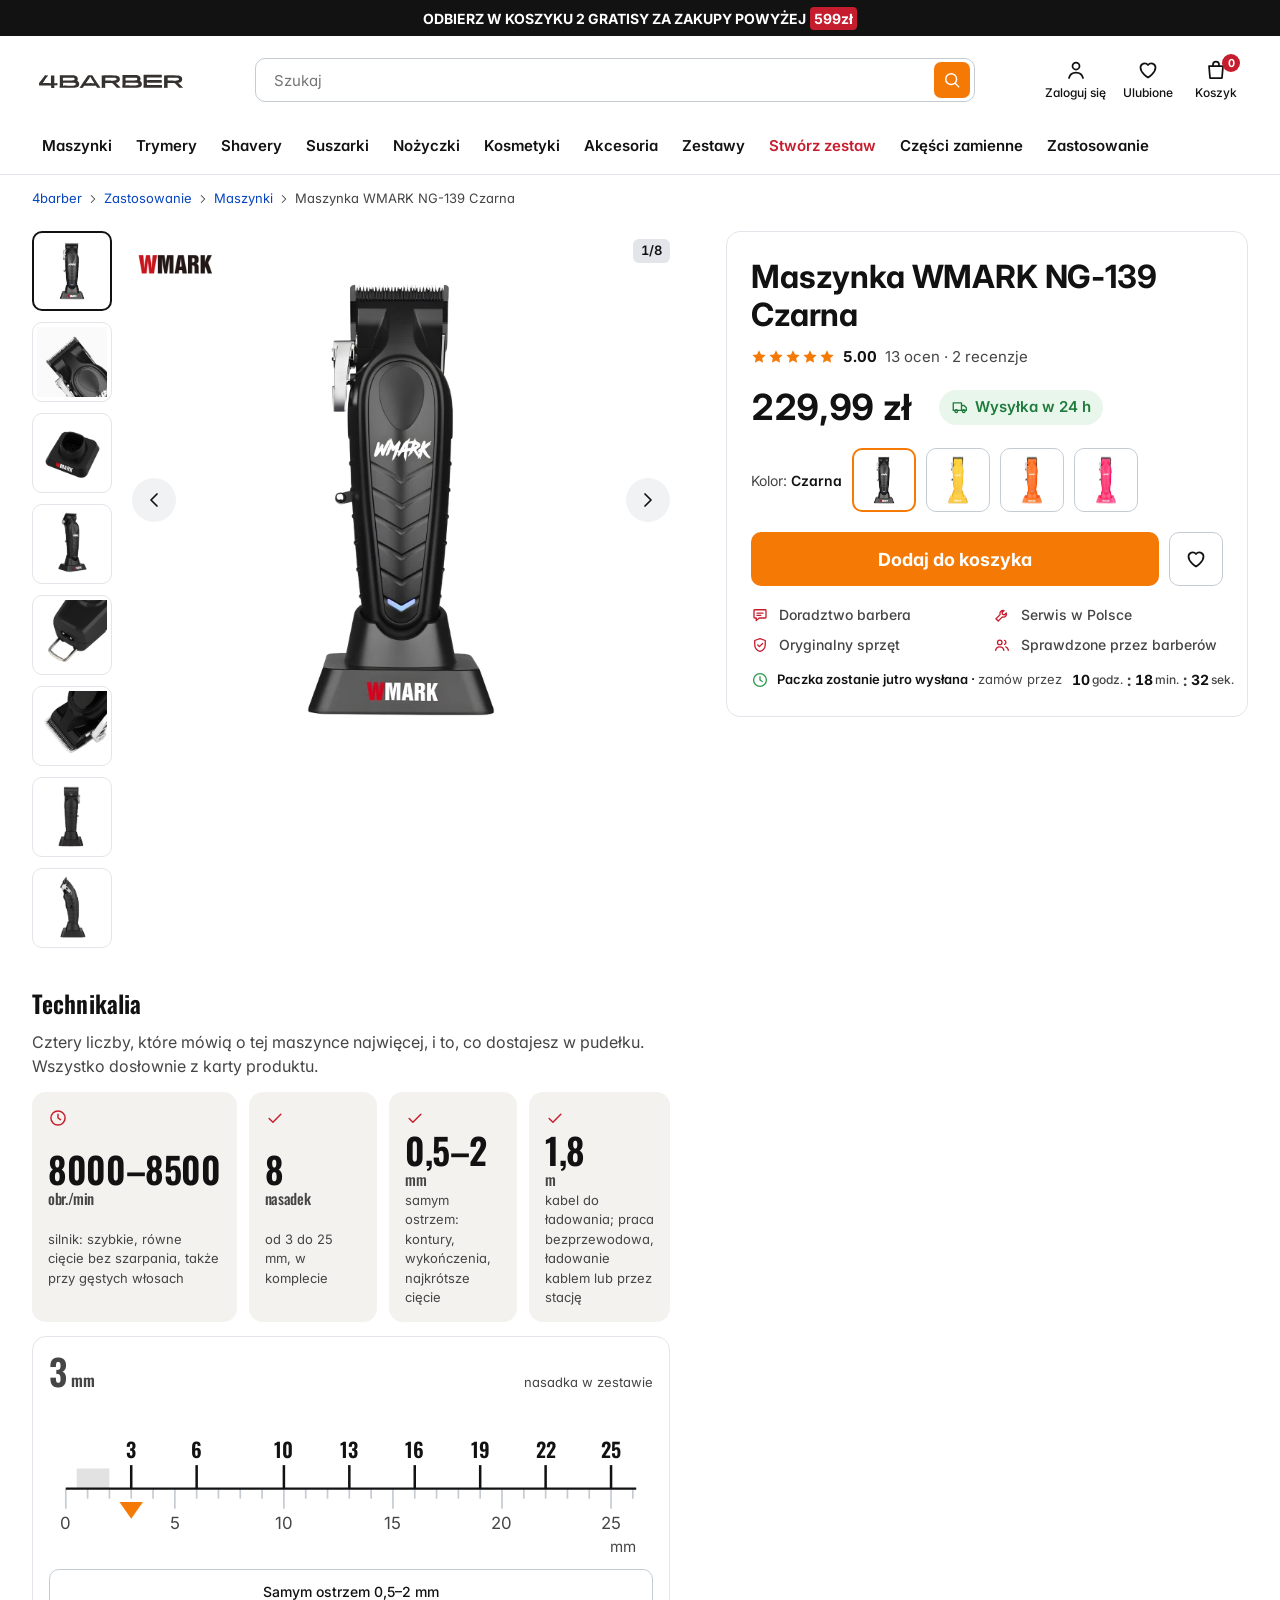
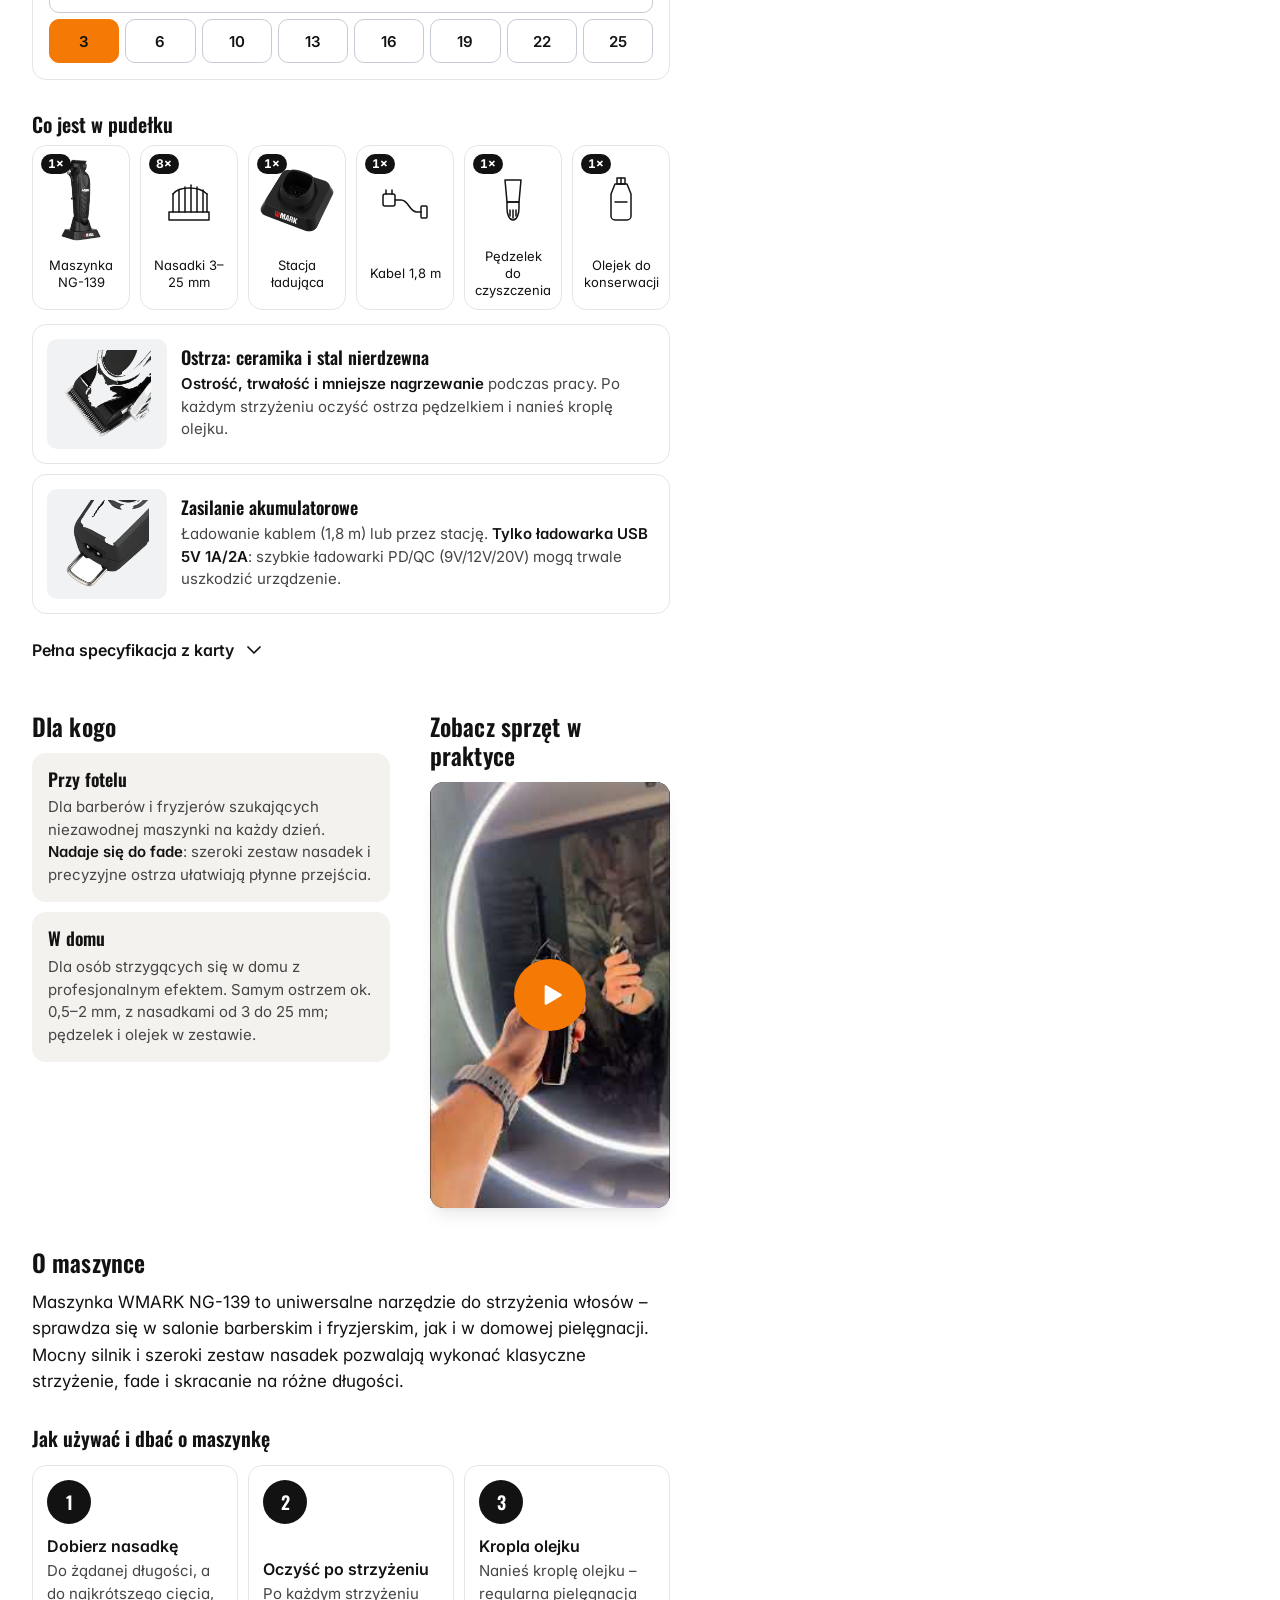
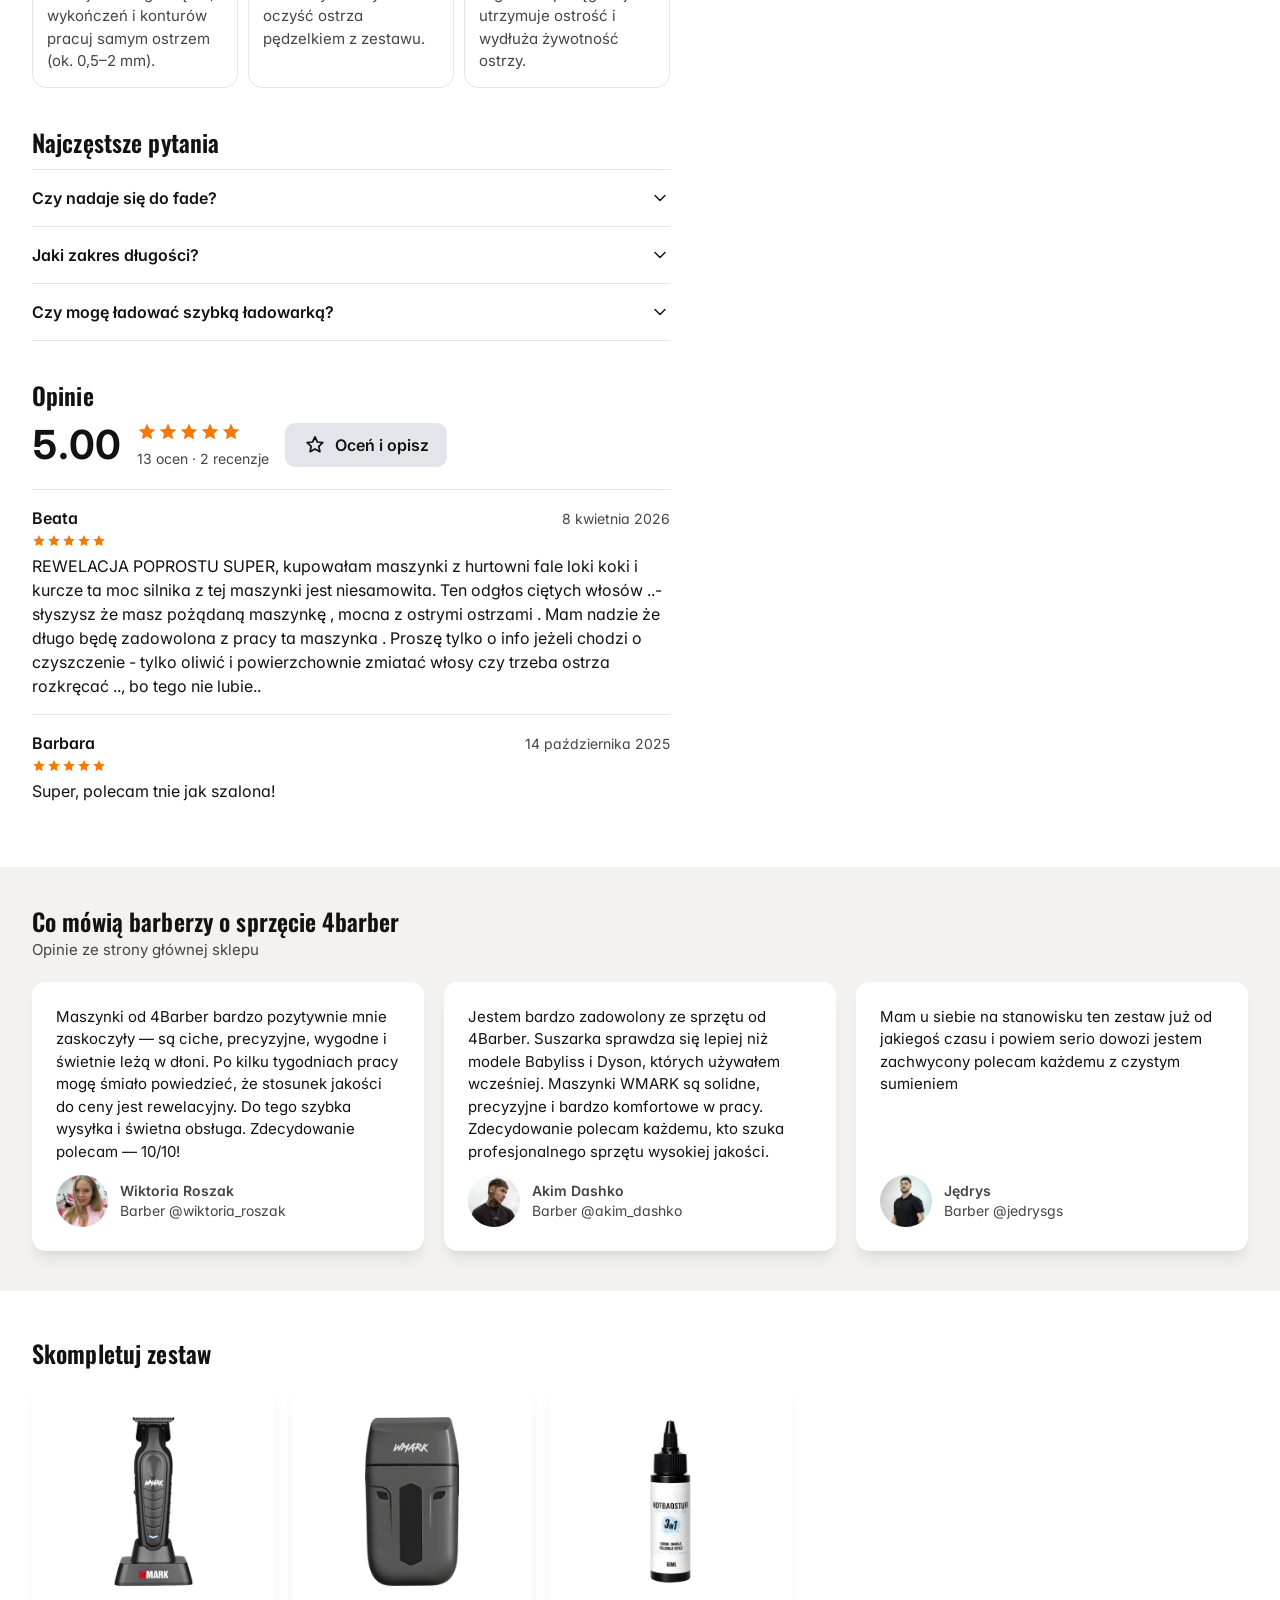
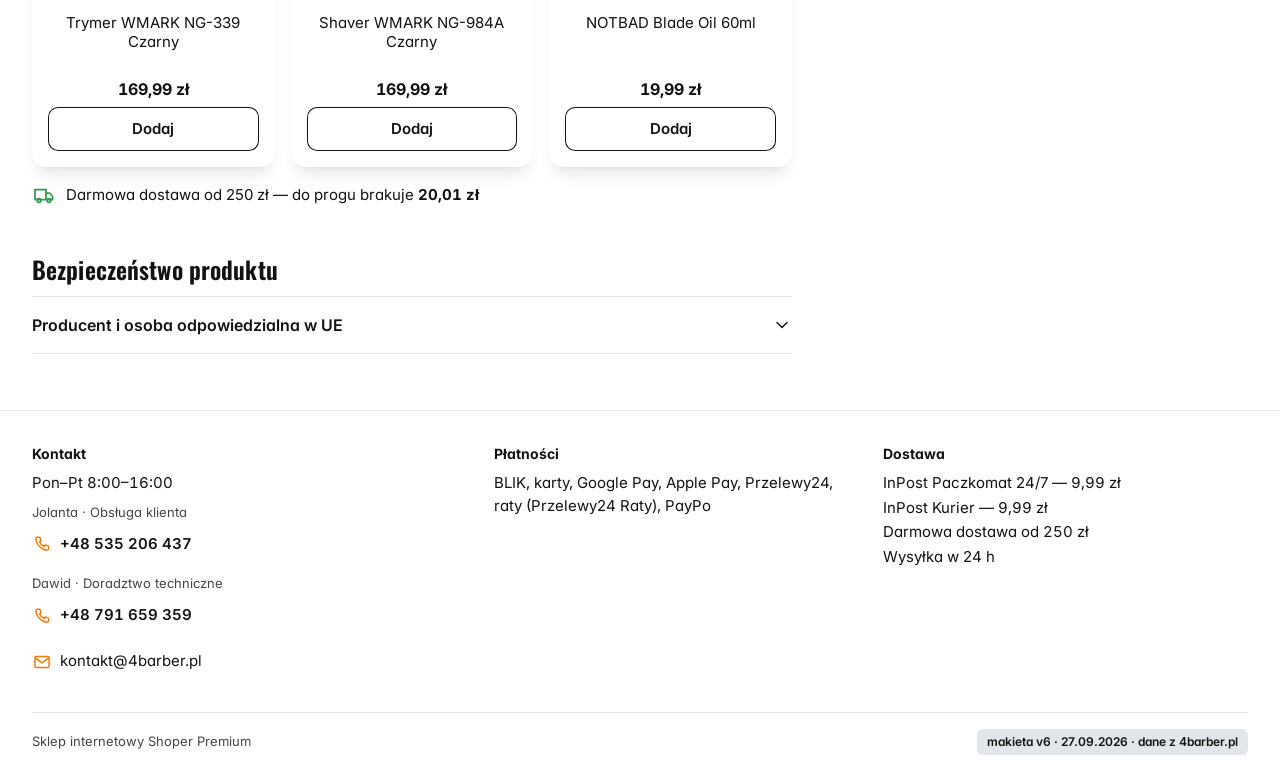
<file: pdp-v6.html>
<!doctype html>
<html lang="pl">
<head>
<meta charset="UTF-8">
<meta name="viewport" content="width=device-width, initial-scale=1, viewport-fit=cover">
<meta name="robots" content="noindex">
<title>Maszynka WMARK NG-139 Czarna · makieta v6 (szpalta ogarnięta, mniej tekstu) · 4barber</title>
<meta name="description" content="Makieta v6 karty produktu 4barber.pl: szpalta zakupu jako jedna spokojna karta, technikalia liczbami i linijką, opis skrócony do intro i trzech kroków. Dane z żywego sklepu, odczyt 27.09.2026.">
<link rel="preconnect" href="https://fonts.googleapis.com">
<link rel="preconnect" href="https://fonts.gstatic.com" crossorigin>
<link href="https://fonts.googleapis.com/css2?family=Inter:wght@400;500;600;700&family=Oswald:wght@600&display=swap" rel="stylesheet">
<link rel="preload" as="image" href="assets/ng139/czarna-01.webp" fetchpriority="high">
<style>
/* Tokeny = paleta zastana z CSS 4barber.pl (odczyt 27.09.2026). Nowych kolorów nie dodajemy. */
:root{
  --ink:#121212; --ink-2:#454545; --bg:#fff; --beige:#F4F2EE; --chip:#E2E5E9; --line:#C5CBD3; --band:#F0F2F4;
  --orange:#F57905;
  --red:#C61D2E; --green:#2E9B4E; --blue:#0745C0;
  --shadow:0 4px 6px -4px rgba(17,19,22,.08),0 12px 16px -4px rgba(17,19,22,.08);
  --shadow-up:0 -4px 6px -1px rgba(17,19,22,.08),0 -2px 4px -2px rgba(17,19,22,.08);
  --r:10px; --r-card:14px;
  --font:"Inter",system-ui,-apple-system,"Segoe UI",Roboto,Arial,sans-serif;
  --display:"Oswald","Arial Narrow",Arial,sans-serif;
  --pad:16px;
}
*,*::before,*::after{box-sizing:border-box}
html{-webkit-text-size-adjust:100%;scroll-behavior:smooth}
@media (prefers-reduced-motion:reduce){html{scroll-behavior:auto}*{transition:none!important;animation:none!important}}
body{margin:0;font-family:var(--font);font-size:16px;line-height:1.5;color:var(--ink);background:var(--bg);font-feature-settings:"cv11"}
img{display:block;max-width:100%;height:auto}
a{color:inherit}
button{font:inherit;color:inherit}
::selection{background:var(--orange);color:var(--ink)}
:focus-visible{outline:2px solid var(--ink);outline-offset:2px;border-radius:4px}
.sr-only{position:absolute;width:1px;height:1px;margin:-1px;overflow:hidden;clip:rect(0 0 0 0);white-space:nowrap;border:0}
.num{font-variant-numeric:tabular-nums}
.ico{width:24px;height:24px;flex:none;fill:none;stroke:currentColor;stroke-width:1.75;stroke-linecap:round;stroke-linejoin:round}
.wrap{max-width:1280px;margin:0 auto;padding:0 var(--pad)}
h2.sec{font-family:var(--display);font-weight:600;font-size:1.5rem;line-height:1.2;margin:48px 0 12px;letter-spacing:.005em}
h3.sub{font-family:var(--display);font-weight:600;font-size:1.25rem;line-height:1.25;margin:32px 0 8px}
p{margin:0 0 12px;max-width:68ch}

/* Przyciski: CTA pomarańczowy jak na sklepie + szary przycisk drugiego rzędu */
.btn{display:inline-flex;align-items:center;justify-content:center;gap:8px;min-height:44px;padding:0 18px;border:0;border-radius:var(--r);font-weight:600;text-decoration:none;cursor:pointer;transition:background-color .15s,box-shadow .15s}
.btn-cta{background:var(--orange);color:#fff;font-weight:700;font-size:1.125rem;height:54px;padding:0 20px}
.btn-cta:hover{box-shadow:var(--shadow)}
.btn-line{background:#fff;color:var(--ink);box-shadow:inset 0 0 0 1px var(--ink);font-weight:600}
.btn-line:hover{background:var(--band)}
.btn-line[aria-pressed="true"]{background:var(--chip);box-shadow:none}
.btn-2{background:var(--chip);color:var(--ink)}
.btn-2:hover{box-shadow:inset 0 0 0 1px var(--line)}
.btn-sm{min-height:44px;font-size:.9375rem;padding:0 14px}

/* ===== Pasek promocji ===== */
.promo{background:var(--ink);color:#fff;height:36px;display:flex;align-items:center;justify-content:center;font-size:11px;font-weight:700;letter-spacing:0;text-transform:uppercase;padding:0 6px;white-space:nowrap;overflow:hidden}
.promo b{color:#fff;background:var(--red);padding:1px 4px;border-radius:4px;margin-left:4px;text-transform:none}

/* ===== Nagłówek ===== */
.hdr{border-bottom:1px solid var(--chip);background:#fff}
.hdr-row{display:flex;align-items:center;height:56px;gap:4px}
.icon-btn{display:inline-flex;align-items:center;justify-content:center;width:44px;height:44px;border:0;background:none;border-radius:var(--r);cursor:pointer;position:relative;text-decoration:none}
.icon-btn:hover{background:var(--band)}
.logo{display:flex;align-items:center;height:44px;margin-right:auto;padding:0 4px}
.logo img{width:108px;height:15px}
.badge{position:absolute;top:4px;right:2px;min-width:18px;height:18px;border-radius:9px;background:var(--red);color:#fff;font-size:.6875rem;font-weight:700;line-height:18px;text-align:center;padding:0 4px}
.hdr-search,.hdr-nav,.hdr-acc-label,.only-d{display:none}

/* ===== Okruszki ===== */
.crumbs{height:44px;display:flex;align-items:center;font-size:.8125rem;overflow:hidden}
.crumbs ol{list-style:none;display:flex;align-items:center;margin:0;padding:0;min-width:0;white-space:nowrap}
.crumbs li{display:flex;align-items:center;flex:none}
.crumbs li:last-child{flex:1 1 auto;min-width:0;overflow:hidden}
.crumbs li:last-child span{overflow:hidden;text-overflow:ellipsis;color:var(--ink-2)}
.crumbs a{color:var(--blue);text-decoration:none;display:inline-flex;align-items:center;min-height:44px}
.crumbs a:hover{text-decoration:underline}
.crumbs .ico{width:14px;height:14px;margin:0 4px;color:var(--ink-2)}

/* ===== Układ karty: mobile jedna kolumna; desktop galeria+treść lewo, buy-box prawo sticky ===== */
.pdp{display:grid;grid-template-columns:minmax(0,1fr);grid-template-areas:"gal" "buy" "content"}
.gal{grid-area:gal;min-width:0}
.buy{grid-area:buy;min-width:0}
.content{grid-area:content;min-width:0}

/* ===== Galeria ===== */
.gal-main{position:relative}
.track{display:flex;overflow-x:auto;scroll-snap-type:x mandatory;scrollbar-width:none;height:300px}
.track::-webkit-scrollbar{display:none}
.slide{flex:0 0 100%;scroll-snap-align:center;display:flex;justify-content:center;align-items:center}
.slide img{width:300px;height:300px;object-fit:contain}
.gal-brand{position:absolute;top:4px;left:0;width:64px;height:auto;pointer-events:none;filter:brightness(1.04)}
.gal-count{position:absolute;top:8px;right:0;background:var(--chip);border-radius:6px;font-size:.8125rem;font-weight:600;padding:2px 8px}
.dots{display:flex;justify-content:center;gap:6px;height:16px;align-items:center}
.dots span{width:6px;height:6px;border-radius:50%;background:var(--line);transition:width .2s,background-color .2s}
.dots span.on{width:18px;border-radius:3px;background:var(--ink)}
.thumbs{display:none}
.gal-arrow{display:none}

/* ===== Buy-box ===== */
.buy h1{font-size:1.3125rem;line-height:1.3;font-weight:700;margin:12px 0 0;letter-spacing:-.005em}
.rating{display:inline-flex;align-items:center;gap:8px;margin:-4px 0 -8px;min-height:44px;font-size:.875rem;text-decoration:none;color:var(--ink)}
.rating:hover .rating-meta{text-decoration:underline}
.stars{display:inline-flex;gap:1px;color:var(--orange)}
.stars svg{width:16px;height:16px;fill:currentColor}
.rating b{font-weight:700}
.rating-meta{color:var(--ink-2)}
.price-row{display:flex;align-items:center;justify-content:space-between;gap:12px;margin-top:6px;flex-wrap:wrap}
.price{font-size:2rem;line-height:1.15;font-weight:700;letter-spacing:-.01em;font-variant-numeric:tabular-nums;white-space:nowrap}
.ship{display:inline-flex;align-items:center;gap:6px;color:var(--green);font-weight:700;font-size:1.1875rem;white-space:nowrap}
.variants{margin-top:12px}
.variants-label{font-size:.875rem;color:var(--ink-2);margin-bottom:6px}
.variants-label b{color:var(--ink);font-weight:600}
.swatches{display:flex;gap:10px}
.swatch{width:54px;height:54px;padding:2px;border:1px solid var(--line);border-radius:var(--r);background:#fff;cursor:pointer}
.swatch img{width:48px;height:48px;object-fit:contain;border-radius:7px}
.swatch[aria-pressed="true"]{border:2px solid var(--orange);padding:1px}
.swatch:hover{border-color:var(--ink-2)}
.cta-row{display:flex;gap:10px;margin-top:14px}
.cta-row .btn-cta{flex:1}
.fav{width:54px;height:54px;flex:none;border:1px solid var(--line);border-radius:var(--r);background:#fff;display:inline-flex;align-items:center;justify-content:center;cursor:pointer}
.fav:hover{border-color:var(--ink-2)}
.fav[aria-pressed="true"] .ico{fill:var(--red);stroke:var(--red)}
.trust{list-style:none;margin:14px 0 0;padding:0;display:grid;grid-template-columns:repeat(4,1fr);gap:4px}
.trust li{display:flex;flex-direction:column;align-items:center;text-align:center;gap:4px;font-size:.75rem;line-height:1.25;font-weight:500}
.trust .ico{color:var(--red)}

/* Licznik wysyłki (mechanizm sklepu, odlicza do 16:00) */
.cutoff{margin-top:20px;background:var(--beige);border-radius:var(--r);padding:12px 14px;display:flex;align-items:center;gap:12px;flex-wrap:wrap}
.cutoff .ico{color:var(--green)}
.cutoff-txt{flex:1 1 150px;font-size:.9375rem;line-height:1.35}
.cutoff-txt b{display:block;font-weight:600}
.timer{display:flex;align-items:center;gap:4px;font-variant-numeric:tabular-nums}
.timer span{display:flex;flex-direction:column;align-items:center;background:var(--chip);border-radius:6px;min-width:44px;padding:3px 4px;font-weight:700;font-size:1.125rem;line-height:1.2}
.timer small{font-size:.6875rem;font-weight:500;color:var(--ink-2)}
.timer i{font-style:normal;font-weight:700}


/* v5: porządek w szpalcie — jedna karta zakupu, kolor w linii z próbkami, zaufanie jednym rzędem, licznik smukły */
.variants{display:flex;align-items:center;gap:12px;flex-wrap:wrap}
.variants-label{margin:0;flex:none}
.trust li{font-size:.6875rem}
.cutoff-txt{font-size:.8125rem}
.cutoff-txt b{display:inline;font-weight:600}
.cutoff-txt b::after{content:" · "}
.timer span{background:none;min-width:auto;padding:0 2px;font-size:1rem;flex-direction:row;gap:2px}
.timer small{font-size:.75rem}

/* v5: technikalia pod spodem — cztery liczby, linijka nasadek do dotknięcia, zestaw na zdjęciach, materiał i zasilanie */
.spec-tiles{list-style:none;margin:0;padding:0;display:grid;grid-template-columns:repeat(2,1fr);gap:10px}
.spec-tiles li{background:var(--beige);border-radius:var(--r-card);padding:16px 16px 14px;display:grid;gap:4px}
.spec-tiles .n{font-family:var(--display);font-weight:600;font-size:2rem;line-height:1;letter-spacing:-.01em;font-variant-numeric:tabular-nums;white-space:nowrap}
.spec-tiles .n small{display:block;font-size:.9375rem;color:var(--ink-2);font-weight:500;margin:4px 0 0}
.spec-tiles .l{font-size:.8125rem;color:var(--ink-2)}
.spec-tiles .ico{color:var(--red);width:20px;height:20px}
.ruler-card{margin-top:14px;border:1px solid var(--chip);border-radius:var(--r-card);padding:16px}
.ruler-card .readout{display:flex;justify-content:space-between;align-items:baseline;gap:12px;margin-bottom:6px}
.ruler-card .readout .n{font-family:var(--display);font-weight:600;font-size:2.25rem;line-height:1}
.ruler-card .readout .n small{font-size:1rem;color:var(--ink-2);margin-left:4px}
.ruler-card .readout p{margin:0;font-size:.8125rem;color:var(--ink-2);text-align:right;max-width:20ch}
.ruler-card svg{width:100%;height:auto;display:block}
.stops{display:grid;grid-template-columns:repeat(8,1fr);gap:6px;margin-top:10px}
.stops button{height:44px;border:1px solid var(--line);border-radius:var(--r);background:#fff;font:600 .9375rem var(--font);color:var(--ink);cursor:pointer}
.stops button[aria-pressed="true"]{background:var(--orange);border-color:var(--orange);color:var(--ink)}
.stops button:hover{border-color:var(--ink-2)}
.stops .blade{grid-column:1/-1;font-weight:500;font-size:.875rem}
.kit-grid{list-style:none;margin:0;padding:0;display:grid;grid-template-columns:repeat(3,1fr);gap:10px}
.kit-grid li{border:1px solid var(--chip);border-radius:var(--r-card);padding:12px 10px 10px;display:grid;justify-items:center;gap:6px;text-align:center;font-size:.8125rem;line-height:1.3}
.kit-grid .ph{height:84px;display:flex;align-items:center;justify-content:center}
.kit-grid .ph img{max-height:84px;width:auto;object-fit:contain}
.kit-grid .ph svg{width:56px;height:56px;stroke:var(--ink);fill:none;stroke-width:1.5;stroke-linecap:round;stroke-linejoin:round}
.kit-grid .q{position:absolute}
.kit-grid li{position:relative}
.kit-grid .cnt{position:absolute;top:8px;left:8px;background:var(--ink);color:#fff;font-size:.75rem;font-weight:700;border-radius:999px;padding:2px 7px;font-variant-numeric:tabular-nums}
.mat{display:grid;gap:10px;margin-top:14px}
.mat article{display:grid;grid-template-columns:96px 1fr;gap:14px;align-items:center;border:1px solid var(--chip);border-radius:var(--r-card);padding:14px}
.mat .ph{height:96px;display:flex;align-items:center;justify-content:center;background:var(--band);border-radius:var(--r)}
.mat .ph img{max-height:88px;width:auto;object-fit:contain}
.mat h3{margin:0 0 4px;font-family:var(--display);font-weight:600;font-size:1.125rem;line-height:1.2}
.mat p{margin:0;font-size:.9375rem;color:var(--ink-2)}
.mat p b{color:var(--ink);font-weight:600}
.fullspec{margin-top:14px}
.fullspec summary{cursor:pointer;font-weight:600;min-height:44px;display:flex;align-items:center;gap:8px;list-style:none}
.fullspec summary::-webkit-details-marker{display:none}
.fullspec summary .ico{transition:transform .2s}
.fullspec[open] summary .ico{transform:rotate(180deg)}
.tech-lead{margin:0 0 14px;color:var(--ink-2);max-width:62ch}
@media (min-width:1024px){
  .spec-tiles{grid-template-columns:repeat(4,1fr);gap:12px}
  .spec-tiles .n{font-size:2.25rem}
  .cutoff-txt{white-space:nowrap}
  .cutoff{flex-wrap:nowrap;justify-content:space-between}
  .kit-grid{grid-template-columns:repeat(6,1fr)}
  .mat{grid-template-columns:1fr 1fr}
  .trust{grid-template-columns:repeat(4,1fr)}
  .trust li{flex-direction:column;text-align:center;font-size:.75rem;gap:6px}
}

/* v6: prawa szpalta ogarnięta — jedna karta, jedna lewa krawędź, rytm 16 px; zaufanie i licznik jako spokojne linie, nie ramki */
.buy h1{font-size:1.25rem;margin-top:8px}
.price{font-size:2rem}
.ship{background:#E9F6EC;color:#1E7B3A;border-radius:999px;padding:6px 12px;font-size:.9375rem;font-weight:600}
.ship .ico{width:18px;height:18px}
.variants{margin-top:14px;gap:10px}
.swatch{width:48px;height:48px}
.swatch img{width:42px;height:42px}
.trust{margin-top:16px;border:0;padding:0;grid-template-columns:1fr 1fr;gap:8px 12px}
.trust li{flex-direction:row;align-items:center;text-align:left;gap:8px;font-size:.8125rem;font-weight:500;color:var(--ink-2)}
.trust .ico{width:18px;height:18px;flex:none}
.cutoff{margin-top:14px;padding:0;border:0;background:none;gap:8px;flex-wrap:nowrap;justify-content:flex-start;color:var(--ink-2)}
.cutoff .ico{width:18px;height:18px;flex:none}
.cutoff-txt{font-size:.8125rem;flex:0 1 auto;white-space:normal}
.cutoff-txt b{color:var(--ink)}
.timer{gap:2px}
.timer span{font-size:.875rem;color:var(--ink)}
.timer small{font-size:.75rem}
/* v6: mniej ściany tekstu — „Dla kogo” jako dwie krótkie karty, „Jak dbać” jako trzy kroki z ikonami */
.who{display:grid;gap:10px;list-style:none;margin:0;padding:0}
.who li{background:var(--beige);border-radius:var(--r-card);padding:16px}
.who h3{margin:0 0 6px;font-family:var(--display);font-weight:600;font-size:1.125rem;line-height:1.2}
.who p{margin:0;font-size:.9375rem;color:var(--ink-2)}
.who p b{color:var(--ink);font-weight:600}
.intro{max-width:62ch;font-size:1.0625rem;line-height:1.55}
.steps{list-style:none;margin:14px 0 0;padding:0;display:grid;gap:10px;counter-reset:step}
.steps li{display:grid;grid-template-columns:44px 1fr;gap:12px;align-items:start;border:1px solid var(--chip);border-radius:var(--r-card);padding:14px}
.steps li::before{counter-increment:step;content:counter(step);width:44px;height:44px;border-radius:50%;background:var(--ink);color:#fff;font:600 1.125rem/44px var(--display);text-align:center}
.steps h3{margin:0 0 2px;font-size:1rem;font-weight:600;font-family:var(--font)}
.steps p{margin:0;font-size:.9375rem;color:var(--ink-2)}
@media (min-width:1024px){
  .buy{border:1px solid var(--chip);border-radius:var(--r-card);padding:22px 24px 24px;top:24px}
  .buy h1{font-size:1.75rem;line-height:1.2;margin-top:0}
  .rating{margin:2px 0 -6px}
  .price-row{margin-top:14px}
  .price{font-size:2.25rem}
  .trust{grid-template-columns:1fr 1fr}
  .who{grid-template-columns:1fr}
  .mat{grid-template-columns:1fr}
  .mat article{grid-template-columns:120px 1fr}
  .mat .ph{height:110px}
  .cutoff-txt{white-space:nowrap}
  .steps{grid-template-columns:repeat(3,1fr)}
  .steps li{grid-template-columns:1fr;gap:10px}
  .duo{grid-template-columns:minmax(0,1fr) 260px}
}
/* ===== Parametry (tabela) ===== */
.params{width:100%;border-collapse:collapse;font-size:.9375rem;max-width:720px}
.params th,.params td{text-align:left;vertical-align:top;padding:10px 0;border-bottom:1px solid var(--chip)}
.params th{font-weight:600;width:42%;padding-right:16px}
.params tr:first-child th,.params tr:first-child td{border-top:1px solid var(--chip)}

/* ===== Dla kogo (zakładki) ===== */
.tabs{display:inline-flex;background:var(--chip);border-radius:var(--r);padding:4px;gap:4px;max-width:100%}
.tab{min-height:44px;padding:0 14px;border:0;border-radius:7px;background:none;font-weight:600;font-size:.9375rem;cursor:pointer}
.tab[aria-selected="true"]{background:var(--ink);color:#fff}
.panel{padding-top:16px}
.panel ul{list-style:none;margin:0;padding:0;display:grid;gap:10px;max-width:68ch}
.panel li,.ticks li{display:flex;gap:10px}
.panel li .ico,.ticks li .ico{color:var(--red);width:20px;height:20px;margin-top:2px}

/* ===== Wideo ===== */
.video{position:relative;width:min(100%,260px);aspect-ratio:9/16;border-radius:var(--r-card);overflow:hidden;background:var(--ink);box-shadow:var(--shadow)}
.video img,.video iframe{position:absolute;inset:0;width:100%;height:100%;object-fit:cover;border:0}
.video button{position:absolute;inset:0;border:0;background:none;cursor:pointer;display:flex;align-items:center;justify-content:center}
.play{width:72px;height:72px;border-radius:50%;background:var(--orange);color:#fff;display:flex;align-items:center;justify-content:center;box-shadow:var(--shadow)}
.play .ico{width:30px;height:30px;fill:#fff;stroke:#fff;margin-left:4px}
.video-cap{font-size:.875rem;color:var(--ink-2);margin-top:8px}

/* ===== Opis ===== */
.ticks{list-style:none;margin:0;padding:0;display:grid;gap:10px;max-width:68ch}
.chips{display:flex;flex-wrap:wrap;gap:8px;list-style:none;margin:8px 0 0;padding:0}
.chips li{background:var(--chip);border-radius:6px;padding:6px 10px;font-weight:600;font-size:.9375rem;font-variant-numeric:tabular-nums}
.warn{display:flex;gap:12px;margin-top:24px;padding:14px 16px;border:1px solid var(--line);border-radius:var(--r);background:var(--beige);max-width:68ch}
.warn .ico{color:var(--red);margin-top:1px}
.warn p{margin:0}

/* ===== FAQ + Bezpieczeństwo (details) ===== */
.acc{max-width:760px}
.acc details{border-bottom:1px solid var(--chip)}
.acc details:first-child{border-top:1px solid var(--chip)}
.acc summary{list-style:none;display:flex;align-items:center;justify-content:space-between;gap:12px;min-height:56px;padding:12px 0;font-weight:600;cursor:pointer}
.acc summary::-webkit-details-marker{display:none}
.acc summary .ico{transition:transform .2s;width:20px;height:20px}
.acc details[open] summary .ico{transform:rotate(180deg)}
.acc .acc-body{padding:0 0 16px;color:var(--ink)}
.acc .acc-body p:last-child{margin-bottom:0}
.safety dl{margin:0;display:grid;gap:12px}
.safety dt{font-weight:600;font-size:.875rem}
.safety dd{margin:0;color:var(--ink-2)}

/* ===== Opinie ===== */
.rev-sum{display:flex;align-items:center;gap:16px;flex-wrap:wrap;margin-top:4px}
.rev-score{font-size:2.5rem;font-weight:700;line-height:1;font-variant-numeric:tabular-nums}
.rev-sum .stars svg{width:20px;height:20px}
.rev-sum .meta{font-size:.875rem;color:var(--ink-2)}
.rev-list{list-style:none;margin:20px 0 0;padding:0;max-width:760px}
.rev{padding:16px 0;border-top:1px solid var(--chip)}
.rev-head{display:flex;align-items:baseline;justify-content:space-between;gap:12px;flex-wrap:wrap}
.rev-head b{font-weight:600}
.rev time{font-size:.875rem;color:var(--ink-2)}
.rev .stars{margin:4px 0 6px}
.rev .stars svg{width:14px;height:14px}
.rev blockquote{margin:0;max-width:68ch}

/* Opinie barberów ze strony głównej — pas beżowy, karty z miękkim cieniem */
.barbers{background:var(--beige);margin-top:48px;padding:8px 0 40px}
.barbers h2.sec{margin-top:32px;margin-bottom:4px}
.barbers-note{color:var(--ink-2);font-size:.9375rem;margin-bottom:20px}
.quotes{display:grid;gap:14px;grid-template-columns:1fr;list-style:none;margin:0;padding:0}
.quote{margin:0;height:100%;background:#fff;border-radius:var(--r-card);box-shadow:var(--shadow);padding:18px;display:flex;flex-direction:column;gap:12px}
.quote blockquote{margin:0;font-size:.9375rem}
.quote figcaption{display:flex;align-items:center;gap:12px;margin-top:auto}
.quote figcaption img{width:52px;height:52px;border-radius:50%;object-fit:cover;object-position:50% 25%}
.quote figcaption b{display:block;font-weight:600;line-height:1.3}
.quote figcaption span{font-size:.875rem;color:var(--ink-2)}

/* ===== Skompletuj zestaw ===== */
.xsell{display:grid;grid-template-columns:repeat(3,minmax(0,1fr));gap:10px;list-style:none;margin:0;padding:0;max-width:760px}
.xitem{background:#fff;border-radius:var(--r-card);box-shadow:var(--shadow);padding:10px;display:flex;flex-direction:column;gap:6px;text-align:center}
.xitem img{width:100%;aspect-ratio:1;object-fit:contain}
.xitem .n{font-size:.8125rem;line-height:1.3;min-height:3.9em}
.xitem .p{font-weight:700;font-variant-numeric:tabular-nums}
.xitem .btn{width:100%}
.freeship{display:flex;align-items:center;gap:10px;margin:16px 0 0;font-size:.9375rem}
.freeship .ico{color:var(--green)}

/* ===== Stopka ===== */
.foot{margin-top:56px;border-top:1px solid var(--chip);padding:32px 0 24px;font-size:.9375rem}
.foot-grid{display:grid;gap:24px}
.foot h2{font-size:.875rem;font-weight:700;margin:0 0 8px}
.foot ul{list-style:none;margin:0;padding:0;display:grid;gap:2px}
.foot a{text-decoration:none;display:inline-flex;align-items:center;gap:8px;min-height:44px}
.foot a:hover{text-decoration:underline}
.foot .who{font-size:.8125rem;color:var(--ink-2);display:block;margin-top:6px}
.foot .tel{font-weight:600;font-variant-numeric:tabular-nums}
.foot .ico{width:20px;height:20px;color:var(--orange)}
.foot-bottom{display:flex;justify-content:space-between;align-items:center;gap:12px;flex-wrap:wrap;margin-top:28px;padding-top:16px;border-top:1px solid var(--chip);font-size:.8125rem;color:var(--ink-2)}
.chip-ver{background:var(--chip);color:var(--ink);border-radius:6px;padding:4px 10px;font-weight:600;font-size:.75rem}

/* ===== Sticky CTA na mobile ===== */
.sticky{position:fixed;left:0;right:0;bottom:0;z-index:40;background:#fff;box-shadow:var(--shadow-up);padding:10px var(--pad) calc(10px + env(safe-area-inset-bottom));display:flex;align-items:center;gap:12px;transform:translateY(110%);transition:transform .2s ease-out;visibility:hidden}
.sticky.show{transform:none;visibility:visible}
.sticky-price{display:flex;flex-direction:column;line-height:1.2}
.sticky-price b{font-size:1.25rem;font-variant-numeric:tabular-nums}
.sticky-price span{font-size:.8125rem;color:var(--ink-2)}
.sticky .btn-cta{flex:1}
body.has-sticky{padding-bottom:80px}

/* ===== Panel „Dodano do koszyka” ===== */
dialog.added{border:0;padding:0;margin:auto auto 0;width:100%;max-width:100%;max-height:92vh;border-radius:16px 16px 0 0;box-shadow:var(--shadow);color:var(--ink)}
dialog.added::backdrop{background:rgba(18,18,18,.55)}
.added-in{padding:16px var(--pad) calc(16px + env(safe-area-inset-bottom));display:grid;gap:16px}
.added-head{display:flex;align-items:center;justify-content:space-between}
.added-head h2{margin:0;font-size:1.25rem;font-weight:700}
.added-head .icon-btn{background:var(--chip);border-radius:50%}
.added-prod{display:flex;gap:12px;align-items:center}
.added-prod img{width:72px;height:72px;object-fit:contain}
.added-prod b{display:block;font-weight:600;line-height:1.3}
.added-prod .vat{font-size:.875rem;color:var(--ink-2)}
.added-head h2:focus{outline:none}
.added-prod .p{color:var(--ink);font-weight:700;font-size:1rem;font-variant-numeric:tabular-nums}
.bar-txt{font-size:.9375rem;margin:0 0 6px}
.bar{height:8px;border-radius:4px;background:var(--chip);overflow:hidden}
.bar i{display:block;height:100%;width:92%;background:var(--red);border-radius:4px}
.bar-scale{display:flex;justify-content:space-between;font-size:.75rem;color:var(--ink-2);margin-top:4px;font-variant-numeric:tabular-nums}
.added h3{margin:0 0 8px;font-size:1rem;font-weight:700}
.mini{display:grid;grid-template-columns:repeat(3,minmax(0,1fr));gap:8px;list-style:none;margin:0;padding:0}
.mini li{border:1px solid var(--chip);border-radius:var(--r);padding:8px;display:flex;flex-direction:column;gap:4px;text-align:center;font-size:.75rem;line-height:1.3}
.mini img{width:56px;height:56px;margin:0 auto;object-fit:contain}
.mini .p{font-weight:700;font-size:.875rem;font-variant-numeric:tabular-nums;margin-top:auto}
.mini .btn{min-height:44px;width:100%;font-size:.8125rem;padding:0 6px}
.added-actions{display:grid;gap:10px}
.added-actions .btn-cta{font-size:1.0625rem}
.added-actions .btn{width:100%}

/* ===== Desktop 1440 ===== */
@media (min-width:1024px){
  :root{--pad:32px}
  .promo{font-size:.875rem}
  .hdr-row{height:88px;gap:24px}
  .logo{margin-right:0}
  .logo img{width:150px;height:21px}
  .hdr-search{display:flex;flex:1;max-width:720px;height:44px;border:1px solid var(--line);border-radius:var(--r);align-items:center;padding:0 4px 0 16px;margin:0 auto}
  .hdr-search input{flex:1;border:0;font:inherit;font-size:.9375rem;background:none;min-width:0;height:100%}
  .hdr-search input:focus{outline:none}
  .hdr-search:focus-within{outline:2px solid var(--ink);outline-offset:2px}
  .hdr-search button{width:36px;height:36px;border:0;border-radius:7px;background:var(--orange);color:#fff;display:inline-flex;align-items:center;justify-content:center;cursor:pointer}
  .hdr-search button .ico{width:20px;height:20px}
  .only-m{display:none}
  .only-d{display:inline-flex}
  .hdr-acc{display:flex;gap:4px}
  .hdr-acc .icon-btn{width:auto;min-width:64px;height:56px;flex-direction:column;font-size:.75rem;gap:2px;padding:0 6px}
  .hdr-acc-label{display:block;font-weight:500}
  .hdr-acc .badge{right:8px;top:2px}
  .hdr-nav{display:block}
  .hdr-nav ul{list-style:none;display:flex;gap:4px;margin:0;padding:0 0 6px;flex-wrap:wrap}
  .hdr-nav a{display:inline-flex;align-items:center;min-height:44px;padding:0 10px;font-weight:600;font-size:.9375rem;text-decoration:none;border-radius:var(--r)}
  .hdr-nav a:hover{background:var(--band)}
  .hdr-nav .hot{color:var(--red)}

  .crumbs{height:48px}
  .pdp{grid-template-columns:minmax(0,55fr) minmax(0,45fr);grid-template-areas:"gal buy" "content buy";column-gap:56px;margin-top:8px}
  .buy{grid-row:1 / span 2;position:sticky;top:24px;align-self:start}

  .gal{display:grid;grid-template-columns:80px minmax(0,1fr);gap:20px;align-items:start}
  .thumbs{display:grid;gap:10px;list-style:none;margin:0;padding:0}
  .thumbs button{width:80px;height:80px;padding:4px;border:1px solid var(--chip);border-radius:var(--r);background:#fff;cursor:pointer}
  .thumbs button img{width:70px;height:70px;object-fit:contain}
  .thumbs button[aria-current="true"]{border:2px solid var(--ink);padding:3px}
  .thumbs button:hover{border-color:var(--ink-2)}
  .track{height:auto;aspect-ratio:1}
  .slide img{width:100%;height:100%}
  .gal-brand{width:88px;top:0}
  .dots{display:none}
  .gal-arrow{display:inline-flex;position:absolute;top:50%;transform:translateY(-50%);width:44px;height:44px;border-radius:50%;border:0;background:var(--band);align-items:center;justify-content:center;cursor:pointer}
  .gal-arrow:hover{background:var(--chip)}
  .gal-arrow.prev{left:0}.gal-arrow.next{right:0}

  .buy h1{font-size:2rem;line-height:1.2;margin-top:4px}
  .rating{font-size:.9375rem;margin:0 0 -8px}
  .price-row{margin-top:16px;justify-content:flex-start;column-gap:28px}
  .price{font-size:2.25rem}
  .variants{margin-top:20px}
  .swatch{width:64px;height:64px}
  .swatch img{width:58px;height:58px}
  .cta-row{margin-top:20px}
  .trust{margin-top:20px;grid-template-columns:repeat(2,1fr);gap:12px}
  .trust li{flex-direction:row;text-align:left;gap:10px;font-size:.875rem}

  .content h2.sec:first-child{margin-top:40px}
  .duo{display:grid;grid-template-columns:minmax(0,1fr) 240px;column-gap:40px;align-items:start}
  .quotes{grid-template-columns:repeat(3,1fr);gap:20px}
  .quote{padding:24px}
  .xsell{gap:16px}
  .xitem{padding:16px}
  .xitem .n{font-size:.9375rem}
  .foot-grid{grid-template-columns:1.2fr 1fr 1fr}

  .sticky{display:none}
  body.has-sticky{padding-bottom:0}

  dialog.added{margin:auto;max-width:520px;border-radius:16px}
  .added-in{padding:24px}
}
@media (min-width:1024px) and (max-height:760px){.buy{position:static}}
</style>
</head>
<body>

<!-- Sprite ikon: jedna rodzina, kreska 1,75 px, siatka 24 px; używane przez <use href="#i-…"> w całej stronie -->
<svg width="0" height="0" style="position:absolute" aria-hidden="true" focusable="false">
  <symbol id="i-menu" viewBox="0 0 24 24"><path d="M4 7h16M4 12h16M4 17h16"/></symbol>
  <symbol id="i-search" viewBox="0 0 24 24"><circle cx="11" cy="11" r="6.5"/><path d="m20 20-4.2-4.2"/></symbol>
  <symbol id="i-bag" viewBox="0 0 24 24"><path d="M5 8h14l-1 12H6L5 8Z"/><path d="M9 8V6.5a3 3 0 0 1 6 0V8"/></symbol>
  <symbol id="i-user" viewBox="0 0 24 24"><circle cx="12" cy="8" r="3.5"/><path d="M5 20c.8-3.6 3.6-5.5 7-5.5s6.2 1.9 7 5.5"/></symbol>
  <symbol id="i-heart" viewBox="0 0 24 24"><path d="M12 19.5s-7.5-4.4-7.5-10A4.2 4.2 0 0 1 12 7a4.2 4.2 0 0 1 7.5 2.5c0 5.6-7.5 10-7.5 10Z"/></symbol>
  <symbol id="i-chev-r" viewBox="0 0 24 24"><path d="m9 6 6 6-6 6"/></symbol>
  <symbol id="i-chev-l" viewBox="0 0 24 24"><path d="m15 6-6 6 6 6"/></symbol>
  <symbol id="i-chev-d" viewBox="0 0 24 24"><path d="m6 9 6 6 6-6"/></symbol>
  <symbol id="i-chat" viewBox="0 0 24 24"><path d="M5 5h14a1 1 0 0 1 1 1v9a1 1 0 0 1-1 1h-8l-4 3.5V16H5a1 1 0 0 1-1-1V6a1 1 0 0 1 1-1Z"/><path d="M8 9.5h8M8 12.5h5"/></symbol>
  <symbol id="i-wrench" viewBox="0 0 24 24"><path d="M14.7 6.3a4 4 0 0 0-5.2 5.2L4 17l3 3 5.5-5.5a4 4 0 0 0 5.2-5.2l-2.4 2.4-2.6-.6-.6-2.6 2.6-2.2Z"/></symbol>
  <symbol id="i-shield" viewBox="0 0 24 24"><path d="M12 3.5 19 6v5.5c0 4.2-2.9 7.6-7 9-4.1-1.4-7-4.8-7-9V6l7-2.5Z"/><path d="m9 12 2.2 2.2L15.5 10"/></symbol>
  <symbol id="i-users" viewBox="0 0 24 24"><circle cx="9" cy="8.5" r="3"/><path d="M3.5 19c.6-3 2.8-4.6 5.5-4.6s4.9 1.6 5.5 4.6"/><path d="M15.5 5.8a3 3 0 0 1 0 5.4M17 14.6c1.8.5 3 2 3.5 4.4"/></symbol>
  <symbol id="i-truck" viewBox="0 0 24 24"><path d="M3 6.5h11v10H3zM14 10h3.5l3 3v3.5H14"/><circle cx="7" cy="17.5" r="1.8"/><circle cx="17" cy="17.5" r="1.8"/></symbol>
  <symbol id="i-clock" viewBox="0 0 24 24"><circle cx="12" cy="12" r="8.5"/><path d="M12 7.5V12l3 2"/></symbol>
  <symbol id="i-check" viewBox="0 0 24 24"><path d="m5 12.5 4.5 4.5L19 7.5"/></symbol>
  <symbol id="i-alert" viewBox="0 0 24 24"><path d="M12 4 21 19.5H3L12 4Z"/><path d="M12 10v4.5M12 17.2v.1"/></symbol>
  <symbol id="i-play" viewBox="0 0 24 24"><path d="M7 5v14l12-7L7 5Z"/></symbol>
  <symbol id="i-close" viewBox="0 0 24 24"><path d="M6 6l12 12M18 6 6 18"/></symbol>
  <symbol id="i-phone" viewBox="0 0 24 24"><path d="M6.5 4h3l1.5 4-2 1.3a10 10 0 0 0 5.7 5.7L16 13l4 1.5v3a2 2 0 0 1-2.2 2A15.5 15.5 0 0 1 4.5 6.2 2 2 0 0 1 6.5 4Z"/></symbol>
  <symbol id="i-mail" viewBox="0 0 24 24"><rect x="3.5" y="5.5" width="17" height="13" rx="1.5"/><path d="m4 7 8 6 8-6"/></symbol>
  <symbol id="i-star-o" viewBox="0 0 24 24"><path d="m12 4 2.4 5 5.4.6-4 3.7 1.1 5.4L12 16l-4.9 2.7 1.1-5.4-4-3.7 5.4-.6L12 4Z"/></symbol>
  <symbol id="i-star" viewBox="0 0 20 20"><path d="m10 1.6 2.5 5.3 5.8.7-4.3 4 1.1 5.7L10 14.5l-5.1 2.8L6 11.6l-4.3-4 5.8-.7L10 1.6Z"/></symbol>
</svg>

<!-- Pasek promocji — ten sam komunikat, który sklep pokazuje dziś na każdej stronie -->
<div class="promo" role="note">Odbierz w koszyku 2 gratisy za zakupy powyżej <b class="num">599zł</b></div>

<!-- Nagłówek: mobile = menu, logo, lupa, koszyk; desktop = logo, wyszukiwarka, konto/ulubione/koszyk + menu kategorii -->
<header class="hdr">
  <div class="wrap">
    <div class="hdr-row">
      <button class="icon-btn only-m" type="button" aria-label="Menu"><svg class="ico"><use href="#i-menu"/></svg></button>
      <a class="logo" href="#" aria-label="4barber — strona główna"><img src="assets/brand/4barber-logo-a.svg" alt="4barber" width="150" height="21"></a>
      <form class="hdr-search" role="search" onsubmit="return false">
        <label class="sr-only" for="q">Szukaj</label>
        <input id="q" type="search" placeholder="Szukaj">
        <button type="submit" aria-label="Szukaj"><svg class="ico"><use href="#i-search"/></svg></button>
      </form>
      <button class="icon-btn only-m" type="button" aria-label="Szukaj"><svg class="ico"><use href="#i-search"/></svg></button>
      <div class="hdr-acc">
        <a class="icon-btn only-d" href="#"><svg class="ico" aria-hidden="true"><use href="#i-user"/></svg><span class="hdr-acc-label">Zaloguj się</span></a>
        <a class="icon-btn only-d" href="#"><svg class="ico" aria-hidden="true"><use href="#i-heart"/></svg><span class="hdr-acc-label">Ulubione</span></a>
        <a class="icon-btn" href="#" aria-label="Koszyk"><svg class="ico"><use href="#i-bag"/></svg><span class="hdr-acc-label">Koszyk</span><span class="badge num" id="cart-count">0</span></a>
      </div>
    </div>
    <nav class="hdr-nav" aria-label="Kategorie">
      <ul>
        <li><a href="#">Maszynki</a></li><li><a href="#">Trymery</a></li><li><a href="#">Shavery</a></li><li><a href="#">Suszarki</a></li>
        <li><a href="#">Nożyczki</a></li><li><a href="#">Kosmetyki</a></li><li><a href="#">Akcesoria</a></li><li><a href="#">Zestawy</a></li>
        <li><a href="#" class="hot">Stwórz zestaw</a></li><li><a href="#">Części zamienne</a></li><li><a href="#">Zastosowanie</a></li>
      </ul>
    </nav>
  </div>
</header>

<main class="wrap">
  <!-- Okruszki: jedna linia, ostatni element skracany wielokropkiem na telefonie -->
  <nav class="crumbs" aria-label="Okruszki">
    <ol>
      <li><a href="#">4barber</a><svg class="ico" aria-hidden="true"><use href="#i-chev-r"/></svg></li>
      <li><a href="#">Zastosowanie</a><svg class="ico" aria-hidden="true"><use href="#i-chev-r"/></svg></li>
      <li><a href="#">Maszynki</a><svg class="ico" aria-hidden="true"><use href="#i-chev-r"/></svg></li>
      <li><span aria-current="page">Maszynka WMARK NG-139 Czarna</span></li>
    </ol>
  </nav>

  <div class="pdp">
    <!-- Galeria: na telefonie przesuwana palcem (kropki + licznik), na desktopie miniatury w pionie + strzałki -->
    <section class="gal" aria-label="Zdjęcia produktu">
      <ul class="thumbs" id="thumbs">
        <li><button type="button" aria-current="true" aria-label="Zdjęcie 1 z 8"><img src="assets/ng139/czarna-01.webp" alt="" width="70" height="70"></button></li>
        <li><button type="button" aria-label="Zdjęcie 2 z 8"><img src="assets/ng139/czarna-02.webp" alt="" width="70" height="70" loading="lazy"></button></li>
        <li><button type="button" aria-label="Zdjęcie 3 z 8"><img src="assets/ng139/czarna-03.webp" alt="" width="70" height="70" loading="lazy"></button></li>
        <li><button type="button" aria-label="Zdjęcie 4 z 8"><img src="assets/ng139/czarna-04.webp" alt="" width="70" height="70" loading="lazy"></button></li>
        <li><button type="button" aria-label="Zdjęcie 5 z 8"><img src="assets/ng139/czarna-05.webp" alt="" width="70" height="70" loading="lazy"></button></li>
        <li><button type="button" aria-label="Zdjęcie 6 z 8"><img src="assets/ng139/czarna-06.webp" alt="" width="70" height="70" loading="lazy"></button></li>
        <li><button type="button" aria-label="Zdjęcie 7 z 8"><img src="assets/ng139/czarna-07.webp" alt="" width="70" height="70" loading="lazy"></button></li>
        <li><button type="button" aria-label="Zdjęcie 8 z 8"><img src="assets/ng139/czarna-08.webp" alt="" width="70" height="70" loading="lazy"></button></li>
      </ul>
      <div>
        <div class="gal-main">
          <div class="track" id="track" tabindex="0" aria-label="Zdjęcia: przesuń w bok">
            <div class="slide"><img id="main-img" src="assets/ng139/czarna-01.webp" alt="Maszynka WMARK NG-139 Czarna na stacji ładującej" width="750" height="750" fetchpriority="high"></div>
            <div class="slide"><img src="assets/ng139/czarna-02.webp" alt="Zestaw: maszynka, 8 nasadek, stacja i akcesoria" width="750" height="750" loading="lazy"></div>
            <div class="slide"><img src="assets/ng139/czarna-03.webp" alt="Maszynka WMARK NG-139 — detal" width="750" height="750" loading="lazy"></div>
            <div class="slide"><img src="assets/ng139/czarna-04.webp" alt="Maszynka WMARK NG-139 — detal" width="750" height="750" loading="lazy"></div>
            <div class="slide"><img src="assets/ng139/czarna-05.webp" alt="Maszynka WMARK NG-139 — detal" width="750" height="750" loading="lazy"></div>
            <div class="slide"><img src="assets/ng139/czarna-06.webp" alt="Maszynka WMARK NG-139 — detal" width="750" height="750" loading="lazy"></div>
            <div class="slide"><img src="assets/ng139/czarna-07.webp" alt="Maszynka WMARK NG-139 — detal" width="750" height="750" loading="lazy"></div>
            <div class="slide"><img src="assets/ng139/czarna-08.webp" alt="Maszynka WMARK NG-139 — detal" width="750" height="750" loading="lazy"></div>
          </div>
          <img class="gal-brand" src="assets/brand/wmark.jpg" alt="WMARK" width="242" height="179">
          <span class="gal-count num" aria-live="polite"><span id="gal-i">1</span>/8</span>
          <button class="gal-arrow prev" type="button" aria-label="Poprzednie zdjęcie" data-dir="-1"><svg class="ico"><use href="#i-chev-l"/></svg></button>
          <button class="gal-arrow next" type="button" aria-label="Następne zdjęcie" data-dir="1"><svg class="ico"><use href="#i-chev-r"/></svg></button>
        </div>
        <div class="dots" id="dots" aria-hidden="true"><span class="on"></span><span></span><span></span><span></span><span></span><span></span><span></span><span></span></div>
      </div>
    </section>

    <!-- Buy-box: wszystko, czego trzeba do decyzji, w pierwszym ekranie telefonu; na desktopie przyklejony po prawej -->
    <section class="buy" aria-labelledby="p-name">
      <h1 id="p-name">Maszynka WMARK NG-139 <span id="p-color">Czarna</span></h1>
      <a class="rating" href="#opinie">
        <span class="stars" aria-hidden="true"><svg><use href="#i-star"/></svg><svg><use href="#i-star"/></svg><svg><use href="#i-star"/></svg><svg><use href="#i-star"/></svg><svg><use href="#i-star"/></svg></span>
        <b class="num">5.00</b><span class="rating-meta">13 ocen · 2 recenzje</span>
      </a>
      <div class="price-row">
        <div class="price" aria-label="Cena 229,99 zł">229,99 zł</div>
        <div class="ship"><svg class="ico" aria-hidden="true"><use href="#i-truck"/></svg>Wysyłka w 24 h</div>
      </div>
      <div class="variants">
        <div class="variants-label" id="v-label">Kolor: <b id="v-name">Czarna</b></div>
        <div class="swatches" role="group" aria-labelledby="v-label">
          <button class="swatch" type="button" aria-pressed="true" data-name="Czarna" data-img="assets/ng139/czarna-01.webp" aria-label="Czarna"><img src="assets/ng139/czarna-01.webp" alt="" width="48" height="48"></button>
          <button class="swatch" type="button" aria-pressed="false" data-name="Żółta" data-img="assets/ng139/zolta.webp" aria-label="Żółta"><img src="assets/ng139/zolta.webp" alt="" width="48" height="48"></button>
          <button class="swatch" type="button" aria-pressed="false" data-name="Pomarańczowa" data-img="assets/ng139/pomaranczowa.webp" aria-label="Pomarańczowa"><img src="assets/ng139/pomaranczowa.webp" alt="" width="48" height="48"></button>
          <button class="swatch" type="button" aria-pressed="false" data-name="Różowa" data-img="assets/ng139/rozowa.webp" aria-label="Różowa"><img src="assets/ng139/rozowa.webp" alt="" width="48" height="48"></button>
        </div>
      </div>
      <div class="cta-row">
        <button class="btn btn-cta js-add" id="main-cta" type="button">Dodaj do koszyka</button>
        <button class="fav" type="button" aria-pressed="false" aria-label="Dodaj do ulubionych"><svg class="ico"><use href="#i-heart"/></svg></button>
      </div>
      <ul class="trust">
        <li><svg class="ico" aria-hidden="true"><use href="#i-chat"/></svg>Doradztwo barbera</li>
        <li><svg class="ico" aria-hidden="true"><use href="#i-wrench"/></svg>Serwis w Polsce</li>
        <li><svg class="ico" aria-hidden="true"><use href="#i-shield"/></svg>Oryginalny sprzęt</li>
        <li><svg class="ico" aria-hidden="true"><use href="#i-users"/></svg>Sprawdzone przez barberów</li>
      </ul>

      <!-- Licznik godziny granicznej wysyłki — mechanizm, który sklep ma już dziś -->
      <div class="cutoff">
        <svg class="ico" aria-hidden="true"><use href="#i-clock"/></svg>
        <div class="cutoff-txt"><b>Paczka zostanie jutro wysłana</b>zamów przez</div>
        <div class="timer" role="timer" aria-label="Czas do godziny granicznej wysyłki">
          <span><em class="num" id="t-h" style="font-style:normal">--</em><small>godz.</small></span><i aria-hidden="true">:</i>
          <span><em class="num" id="t-m" style="font-style:normal">--</em><small>min.</small></span><i aria-hidden="true">:</i>
          <span><em class="num" id="t-s" style="font-style:normal">--</em><small>sek.</small></span>
        </div>
      </div>
    </section>

    <div class="content">
      <!-- Technikalia: pod spodem, ale nie jako tabela — cztery liczby z karty, linijka nasadek do dotknięcia, zestaw na zdjęciach, materiał i zasilanie; pełna tabela w rozwijanym „Pełna specyfikacja” -->
      <section aria-labelledby="h-tech">
        <h2 class="sec" id="h-tech">Technikalia</h2>
        <p class="tech-lead">Cztery liczby, które mówią o tej maszynce najwięcej, i to, co dostajesz w pudełku. Wszystko dosłownie z karty produktu.</p>
        <ul class="spec-tiles">
          <li><svg class="ico" aria-hidden="true"><use href="#i-clock"/></svg><span class="n">8000–8500<small>obr./min</small></span><span class="l">silnik: szybkie, równe cięcie bez szarpania, także przy gęstych włosach</span></li>
          <li><svg class="ico" aria-hidden="true"><use href="#i-check"/></svg><span class="n">8<small>nasadek</small></span><span class="l">od 3 do 25 mm, w komplecie</span></li>
          <li><svg class="ico" aria-hidden="true"><use href="#i-check"/></svg><span class="n">0,5–2<small>mm</small></span><span class="l">samym ostrzem: kontury, wykończenia, najkrótsze cięcie</span></li>
          <li><svg class="ico" aria-hidden="true"><use href="#i-check"/></svg><span class="n">1,8<small>m</small></span><span class="l">kabel do ładowania; praca bezprzewodowa, ładowanie kablem lub przez stację</span></li>
        </ul>

        <div class="ruler-card">
          <div class="readout"><p class="n"><span id="stopVal">3</span><small>mm</small></p><p id="stopTxt">nasadka w zestawie</p></div>
          <svg viewBox="0 0 360 96" role="img" aria-labelledby="rulerT"><title id="rulerT">Skala 0–26 mm z ośmioma nasadkami: 3, 6, 10, 13, 16, 19, 22, 25 mm i strefą samego ostrza 0,5–2 mm</title>
            <g id="rulerBase" stroke="#C5CBD3" stroke-width="1"></g>
            <rect id="bladeZone" x="16.5" y="42" width="19.5" height="12" fill="#121212" opacity=".12"/>
            <line x1="10" y1="54" x2="350" y2="54" stroke="#121212" stroke-width="1.25"/>
            <g id="rulerStops"></g>
            <g id="rulerCursor"><polygon points="0,0 -7,-10 7,-10" fill="#F57905"/></g>
            <g fill="#454545" font-family="Inter, sans-serif" font-size="10" text-anchor="middle"><text x="10" y="78">0</text><text x="75" y="78">5</text><text x="140" y="78">10</text><text x="205" y="78">15</text><text x="270" y="78">20</text><text x="335" y="78">25</text><text x="350" y="92" font-size="9" text-anchor="end">mm</text></g>
          </svg>
          <div class="stops" role="group" aria-label="Wybierz długość cięcia">
            <button type="button" class="blade" data-mm="blade">Samym ostrzem 0,5–2 mm</button>
            <button type="button" data-mm="3" aria-pressed="true">3</button><button type="button" data-mm="6">6</button><button type="button" data-mm="10">10</button><button type="button" data-mm="13">13</button><button type="button" data-mm="16">16</button><button type="button" data-mm="19">19</button><button type="button" data-mm="22">22</button><button type="button" data-mm="25">25</button>
          </div>
        </div>

        <h3 class="sub">Co jest w pudełku</h3>
        <ul class="kit-grid">
          <li><span class="cnt">1×</span><div class="ph"><img src="assets/ng139/cut/czarna-04.png" alt="" width="42" height="84" loading="lazy"></div>Maszynka NG-139</li>
          <li><span class="cnt">8×</span><div class="ph"><svg viewBox="0 0 56 56" aria-hidden="true"><path d="M8 40h40v8H8z"/><path d="M12 40V22M18 40V18M24 40V15M30 40V13M36 40V15M42 40V18M46 40V22"/><path d="M12 22c6-8 26-8 34 0"/></svg></div>Nasadki 3–25 mm</li>
          <li><span class="cnt">1×</span><div class="ph"><img src="assets/ng139/cut/czarna-03.png" alt="" width="84" height="72" loading="lazy"></div>Stacja ładująca</li>
          <li><span class="cnt">1×</span><div class="ph"><svg viewBox="0 0 56 56" aria-hidden="true"><rect x="6" y="22" width="12" height="12" rx="2"/><path d="M18 28h6c8 0 8 12 16 12h4"/><rect x="44" y="34" width="6" height="12" rx="1"/><path d="M9 22v-4M15 22v-4"/></svg></div>Kabel 1,8 m</li>
          <li><span class="cnt">1×</span><div class="ph"><svg viewBox="0 0 56 56" aria-hidden="true"><path d="M20 8h16l-2 22H22L20 8z"/><path d="M22 30h12v6c0 6-2 12-6 12s-6-6-6-12v-6z"/><path d="M25 38v6M28 38v8M31 38v6"/></svg></div>Pędzelek do czyszczenia</li>
          <li><span class="cnt">1×</span><div class="ph"><svg viewBox="0 0 56 56" aria-hidden="true"><path d="M24 6h8v6h-8z"/><path d="M22 12h12l4 10v22a4 4 0 0 1-4 4H22a4 4 0 0 1-4-4V22l4-10z"/><path d="M28 12V6"/><path d="M22 30h12"/></svg></div>Olejek do konserwacji</li>
        </ul>

        <div class="mat">
          <article><div class="ph"><img src="assets/ng139/cut/czarna-06.png" alt="Ostrze maszynki pod kątem" width="88" height="86" loading="lazy"></div><div><h3>Ostrza: ceramika i stal nierdzewna</h3><p><b>Ostrość, trwałość i mniejsze nagrzewanie</b> podczas pracy. Po każdym strzyżeniu oczyść ostrza pędzelkiem i nanieś kroplę olejku.</p></div></article>
          <article><div class="ph"><img src="assets/ng139/cut/czarna-05.png" alt="Spód maszynki ze stykami ładowania" width="84" height="88" loading="lazy"></div><div><h3>Zasilanie akumulatorowe</h3><p>Ładowanie kablem (1,8 m) lub przez stację. <b>Tylko ładowarka USB 5V 1A/2A</b>: szybkie ładowarki PD/QC (9V/12V/20V) mogą trwale uszkodzić urządzenie.</p></div></article>
        </div>

        <details class="fullspec">
          <summary>Pełna specyfikacja z karty<svg class="ico" aria-hidden="true"><use href="#i-chev-d"/></svg></summary>
          <table class="params">
            <tbody>
              <tr><th scope="row">Typ</th><td>Maszynka do strzyżenia włosów</td></tr>
              <tr><th scope="row">Materiał ostrzy</th><td>Ceramika i stal nierdzewna</td></tr>
              <tr><th scope="row">Zasilanie</th><td>Akumulatorowe</td></tr>
              <tr><th scope="row">Regulacja długości strzyżenia</th><td class="num">3 mm, 6 mm, 10 mm, 13 mm, 16 mm, 19 mm, 22 mm, 25 mm</td></tr>
              <tr><th scope="row">Długość kabla</th><td class="num">1,8 m</td></tr>
              <tr><th scope="row">Kolor</th><td>Czarny</td></tr>
              <tr><th scope="row">Zawartość zestawu</th><td>Maszynka, 8 nasadek, pędzelek do czyszczenia, kabel do ładowania, stacja ładująca, olejek do konserwacji</td></tr>
            </tbody>
          </table>
        </details>
      </section>

      <div class="duo">
      <!-- Dla kogo: dwie krótkie karty (sklep sam rozróżnia barber / prywatnie); zdania wyłącznie z opisu karty -->
      <section aria-labelledby="h-who">
        <h2 class="sec" id="h-who">Dla kogo</h2>
        <ul class="who">
          <li><h3>Przy fotelu</h3><p>Dla barberów i fryzjerów szukających niezawodnej maszynki na każdy dzień. <b>Nadaje się do fade</b>: szeroki zestaw nasadek i precyzyjne ostrza ułatwiają płynne przejścia.</p></li>
          <li><h3>W domu</h3><p>Dla osób strzygących się w domu z profesjonalnym efektem. Samym ostrzem ok. 0,5–2 mm, z nasadkami od 3 do 25 mm; pędzelek i olejek w zestawie.</p></li>
        </ul>
      </section>

      <!-- Wideo sklepu: lekka miniatura, iframe YouTube (nocookie) ładuje się dopiero po kliknięciu -->
      <section aria-labelledby="h-video">
        <h2 class="sec" id="h-video">Zobacz sprzęt w praktyce</h2>
        <div class="video" id="video">
          <img src="assets/ng139/video-thumb.jpg" alt="" width="480" height="360" loading="lazy">
          <button type="button" aria-label="Odtwórz wideo: Zobacz sprzęt w praktyce"><span class="play"><svg class="ico"><use href="#i-play"/></svg></span></button>
        </div>
      </section>
      </div>

      <!-- Opis produktu: treść karty dosłownie, pocięta nagłówkami Oswald jak na sklepie -->
      <section aria-labelledby="h-desc">
        <h2 class="sec" id="h-desc">O maszynce</h2>
        <p class="intro">Maszynka WMARK NG-139 to uniwersalne narzędzie do strzyżenia włosów – sprawdza się w salonie barberskim i fryzjerskim, jak i w domowej pielęgnacji. Mocny silnik i szeroki zestaw nasadek pozwalają wykonać klasyczne strzyżenie, fade i skracanie na różne długości.</p>
        <h3 class="sub">Jak używać i dbać o maszynkę</h3>
        <ol class="steps">
          <li><div><h3>Dobierz nasadkę</h3><p>Do żądanej długości, a do najkrótszego cięcia, wykończeń i konturów pracuj samym ostrzem (ok. 0,5–2 mm).</p></div></li>
          <li><div><h3>Oczyść po strzyżeniu</h3><p>Po każdym strzyżeniu oczyść ostrza pędzelkiem z zestawu.</p></div></li>
          <li><div><h3>Kropla olejku</h3><p>Nanieś kroplę olejku – regularna pielęgnacja utrzymuje ostrość i wydłuża żywotność ostrzy.</p></div></li>
        </ol>
      </section>

      <!-- FAQ: trzy pytania z karty jako akordeon, żeby nie wydłużać strony -->
      <section aria-labelledby="h-faq">
        <h2 class="sec" id="h-faq">Najczęstsze pytania</h2>
        <div class="acc">
          <details>
            <summary>Czy nadaje się do fade?<svg class="ico" aria-hidden="true"><use href="#i-chev-d"/></svg></summary>
            <div class="acc-body"><p>Tak – szeroki zestaw nasadek (3–25 mm) i precyzyjne ostrza ułatwiają płynne przejścia.</p></div>
          </details>
          <details>
            <summary>Jaki zakres długości?<svg class="ico" aria-hidden="true"><use href="#i-chev-d"/></svg></summary>
            <div class="acc-body"><p>Samym ostrzem ok. 0,5–2 mm, a z nasadkami od 3 do 25 mm.</p></div>
          </details>
          <details>
            <summary>Czy mogę ładować szybką ładowarką?<svg class="ico" aria-hidden="true"><use href="#i-chev-d"/></svg></summary>
            <div class="acc-body"><p>Nie. Używaj wyłącznie ładowarki USB 5V 1A/2A. Nie podłączaj szybkich ładowarek PD/QC (9V/12V/20V) – mogą trwale uszkodzić urządzenie.</p></div>
          </details>
        </div>
      </section>

      <!-- Opinie o produkcie: ocena, liczby i obie recenzje dosłownie -->
      <section id="opinie" aria-labelledby="h-rev">
        <h2 class="sec" id="h-rev">Opinie</h2>
        <div class="rev-sum">
          <span class="rev-score">5.00</span>
          <div>
            <span class="stars" aria-label="5 na 5 gwiazdek"><svg aria-hidden="true"><use href="#i-star"/></svg><svg aria-hidden="true"><use href="#i-star"/></svg><svg aria-hidden="true"><use href="#i-star"/></svg><svg aria-hidden="true"><use href="#i-star"/></svg><svg aria-hidden="true"><use href="#i-star"/></svg></span>
            <div class="meta">13 ocen · 2 recenzje</div>
          </div>
          <a class="btn btn-2" href="#"><svg class="ico" aria-hidden="true"><use href="#i-star-o"/></svg>Oceń i opisz</a>
        </div>
        <ul class="rev-list">
          <li class="rev">
            <div class="rev-head"><b>Beata</b><time datetime="2026-04-08">8 kwietnia 2026</time></div>
            <span class="stars" aria-label="5 na 5 gwiazdek"><svg aria-hidden="true"><use href="#i-star"/></svg><svg aria-hidden="true"><use href="#i-star"/></svg><svg aria-hidden="true"><use href="#i-star"/></svg><svg aria-hidden="true"><use href="#i-star"/></svg><svg aria-hidden="true"><use href="#i-star"/></svg></span>
            <blockquote>REWELACJA POPROSTU SUPER, kupowałam maszynki z hurtowni fale loki koki i kurcze ta moc silnika z tej maszynki jest niesamowita. Ten odgłos ciętych włosów ..- słyszysz że masz pożądaną maszynkę , mocna z ostrymi ostrzami . Mam nadzie że długo będę zadowolona z pracy ta maszynka . Proszę tylko o info jeżeli chodzi o czyszczenie - tylko oliwić i powierzchownie zmiatać włosy czy trzeba ostrza rozkręcać .., bo tego nie lubie..</blockquote>
          </li>
          <li class="rev">
            <div class="rev-head"><b>Barbara</b><time datetime="2025-10-14">14 października 2025</time></div>
            <span class="stars" aria-label="5 na 5 gwiazdek"><svg aria-hidden="true"><use href="#i-star"/></svg><svg aria-hidden="true"><use href="#i-star"/></svg><svg aria-hidden="true"><use href="#i-star"/></svg><svg aria-hidden="true"><use href="#i-star"/></svg><svg aria-hidden="true"><use href="#i-star"/></svg></span>
            <blockquote>Super, polecam tnie jak szalona!</blockquote>
          </li>
        </ul>
      </section>
    </div>
  </div>
</main>

<!-- Głos barberów: cytaty ze strony głównej sklepu, wyraźnie podpisane, że nie dotyczą tej karty -->
<section class="barbers" aria-labelledby="h-barbers">
  <div class="wrap">
    <h2 class="sec" id="h-barbers">Co mówią barberzy o sprzęcie 4barber</h2>
    <p class="barbers-note">Opinie ze strony głównej sklepu</p>
    <ul class="quotes">
      <li><figure class="quote">
        <blockquote>Maszynki od 4Barber bardzo pozytywnie mnie zaskoczyły — są ciche, precyzyjne, wygodne i świetnie leżą w dłoni. Po kilku tygodniach pracy mogę śmiało powiedzieć, że stosunek jakości do ceny jest rewelacyjny. Do tego szybka wysyłka i świetna obsługa. Zdecydowanie polecam — 10/10!</blockquote>
        <figcaption><img src="assets/barberzy/wiktoria-roszak.webp" alt="" width="52" height="52" loading="lazy"><span><b>Wiktoria Roszak</b><span>Barber @wiktoria_roszak</span></span></figcaption>
      </figure></li>
      <li><figure class="quote">
        <blockquote>Jestem bardzo zadowolony ze sprzętu od 4Barber. Suszarka sprawdza się lepiej niż modele Babyliss i Dyson, których używałem wcześniej. Maszynki WMARK są solidne, precyzyjne i bardzo komfortowe w pracy. Zdecydowanie polecam każdemu, kto szuka profesjonalnego sprzętu wysokiej jakości.</blockquote>
        <figcaption><img src="assets/barberzy/akim-dashko.webp" alt="" width="52" height="52" loading="lazy"><span><b>Akim Dashko</b><span>Barber @akim_dashko</span></span></figcaption>
      </figure></li>
      <li><figure class="quote">
        <blockquote>Mam u siebie na stanowisku ten zestaw już od jakiegoś czasu i powiem serio dowozi jestem zachwycony polecam każdemu z czystym sumieniem</blockquote>
        <figcaption><img src="assets/barberzy/jedrys.webp" alt="" width="52" height="52" loading="lazy"><span><b>Jędrys</b><span>Barber @jedrysgs</span></span></figcaption>
      </figure></li>
    </ul>
  </div>
</section>

<!-- Skompletuj zestaw: te same 3 produkty, które sklep proponuje po dodaniu do koszyka, + próg darmowej dostawy -->
<section class="wrap" aria-labelledby="h-xsell">
  <h2 class="sec" id="h-xsell">Skompletuj zestaw</h2>
  <ul class="xsell">
    <li class="xitem"><img src="assets/cross/trymer-ng339.webp" alt="" width="500" height="500" loading="lazy"><span class="n">Trymer WMARK NG-339 Czarny</span><span class="p">169,99 zł</span><button class="btn btn-sm btn-line js-x" type="button" aria-pressed="false">Dodaj</button></li>
    <li class="xitem"><img src="assets/cross/shaver-ng984a.webp" alt="" width="500" height="500" loading="lazy"><span class="n">Shaver WMARK NG-984A Czarny</span><span class="p">169,99 zł</span><button class="btn btn-sm btn-line js-x" type="button" aria-pressed="false">Dodaj</button></li>
    <li class="xitem"><img src="assets/cross/notbad-blade-oil.webp" alt="" width="500" height="500" loading="lazy"><span class="n">NOTBAD Blade Oil 60ml</span><span class="p">19,99 zł</span><button class="btn btn-sm btn-line js-x" type="button" aria-pressed="false">Dodaj</button></li>
  </ul>
  <p class="freeship"><svg class="ico" aria-hidden="true"><use href="#i-truck"/></svg><span>Darmowa dostawa od 250 zł — do progu brakuje <b class="num">20,01 zł</b></span></p>
</section>

<!-- Bezpieczeństwo produktu (GPSR): dane producenta i importera, zwinięte -->
<section class="wrap" aria-labelledby="h-safe">
  <h2 class="sec" id="h-safe">Bezpieczeństwo produktu</h2>
  <div class="acc safety">
    <details>
      <summary>Producent i osoba odpowiedzialna w UE<svg class="ico" aria-hidden="true"><use href="#i-chev-d"/></svg></summary>
      <div class="acc-body">
        <dl>
          <div><dt>Producent</dt><dd>New Gain, Shenzhen, Chiny</dd></div>
          <div><dt>Importer / osoba odpowiedzialna w UE</dt><dd>Miłosz Szczepkowski, Górnicza 1, Bukowno</dd></div>
        </dl>
      </div>
    </details>
  </div>
</section>

<!-- Mini-stopka: kontakt z ludźmi, płatności, dostawa, platforma + chip wersji makiety -->
<footer class="foot">
  <div class="wrap">
    <div class="foot-grid">
      <div>
        <h2>Kontakt</h2>
        <ul>
          <li><span class="num">Pon–Pt 8:00–16:00</span></li>
          <li><span class="who">Jolanta · Obsługa klienta</span><a class="tel" href="tel:+48535206437"><svg class="ico" aria-hidden="true"><use href="#i-phone"/></svg>+48 535 206 437</a></li>
          <li><span class="who">Dawid · Doradztwo techniczne</span><a class="tel" href="tel:+48791659359"><svg class="ico" aria-hidden="true"><use href="#i-phone"/></svg>+48 791 659 359</a></li>
          <li><a href="mailto:kontakt@4barber.pl"><svg class="ico" aria-hidden="true"><use href="#i-mail"/></svg>kontakt@4barber.pl</a></li>
        </ul>
      </div>
      <div>
        <h2>Płatności</h2>
        <p>BLIK, karty, Google Pay, Apple Pay, Przelewy24, raty (Przelewy24 Raty), PayPo</p>
      </div>
      <div>
        <h2>Dostawa</h2>
        <ul>
          <li>InPost Paczkomat 24/7 — <span class="num">9,99 zł</span></li>
          <li>InPost Kurier — <span class="num">9,99 zł</span></li>
          <li>Darmowa dostawa od <span class="num">250 zł</span></li>
          <li>Wysyłka w 24 h</li>
        </ul>
      </div>
    </div>
    <div class="foot-bottom">
      <span>Sklep internetowy Shoper Premium</span>
      <span class="chip-ver">makieta v6 · 27.09.2026 · dane z 4barber.pl</span>
    </div>
  </div>
</footer>

<!-- Sticky CTA (tylko telefon): pokazuje się, gdy główny przycisk zniknie z ekranu -->
<div class="sticky" id="sticky" aria-hidden="true">
  <div class="sticky-price"><b>229,99 zł</b><span>Wysyłka w 24 h</span></div>
  <button class="btn btn-cta js-add" type="button" tabindex="-1">Dodaj do koszyka</button>
</div>

<!-- Panel po dodaniu do koszyka: potwierdzenie, próg darmowej dostawy i „Skompletuj zestaw” (makieta, bez prawdziwego koszyka) -->
<dialog class="added" id="added" aria-labelledby="added-h">
  <div class="added-in">
    <div class="added-head">
      <h2 id="added-h" tabindex="-1" autofocus>Dodano do koszyka</h2>
      <button class="icon-btn" type="button" data-close aria-label="Zamknij"><svg class="ico"><use href="#i-close"/></svg></button>
    </div>
    <div class="added-prod">
      <img src="assets/ng139/czarna-01.webp" alt="" width="72" height="72">
      <div><b>Maszynka WMARK NG-139 <span id="added-color">Czarna</span></b><span class="vat"><span class="p">229,99 zł</span> w tym 23% VAT</span></div>
    </div>
    <div>
      <p class="bar-txt">Do darmowej dostawy brakuje Ci <b class="num">20,01 zł</b></p>
      <div class="bar" role="img" aria-label="Wartość koszyka względem progu darmowej dostawy"><i></i></div>
      <div class="bar-scale"><span>0 zł</span><span>250 zł</span></div>
    </div>
    <div>
      <h3>Skompletuj zestaw</h3>
      <ul class="mini">
        <li><img src="assets/cross/trymer-ng339.webp" alt="" width="56" height="56" loading="lazy">Trymer WMARK NG-339 Czarny<span class="p">169,99 zł</span><button class="btn btn-line js-x" type="button" aria-pressed="false">Dodaj</button></li>
        <li><img src="assets/cross/shaver-ng984a.webp" alt="" width="56" height="56" loading="lazy">Shaver WMARK NG-984A Czarny<span class="p">169,99 zł</span><button class="btn btn-line js-x" type="button" aria-pressed="false">Dodaj</button></li>
        <li><img src="assets/cross/notbad-blade-oil.webp" alt="" width="56" height="56" loading="lazy">NOTBAD Blade Oil 60ml<span class="p">19,99 zł</span><button class="btn btn-line js-x" type="button" aria-pressed="false">Dodaj</button></li>
      </ul>
    </div>
    <div class="added-actions">
      <a class="btn btn-cta" href="#">Przejdź do realizacji zamówienia</a>
      <button class="btn btn-2" type="button" data-close>Przeglądaj dalej</button>
    </div>
  </div>
</dialog>

<script>
/* Zachowanie makiety: galeria, warianty, zakładki, wideo, licznik do 16:00, sticky CTA, panel koszyka. Bez zależności. */
(function () {
  var $ = function (s, r) { return (r || document).querySelector(s); };
  var $$ = function (s, r) { return Array.prototype.slice.call((r || document).querySelectorAll(s)); };

  // Galeria: licznik/kropki/miniatury śledzą przewijany tor; miniatury i strzałki przewijają tor.
  var track = $('#track'), slides = $$('.slide', track), dots = $$('#dots span'), thumbs = $$('#thumbs button'), cur = 0;
  function mark(i) {
    cur = i; $('#gal-i').textContent = i + 1;
    dots.forEach(function (d, k) { d.classList.toggle('on', k === i); });
    thumbs.forEach(function (t, k) { t.setAttribute('aria-current', k === i ? 'true' : 'false'); });
  }
  function go(i) { i = (i + slides.length) % slides.length; track.scrollTo({ left: slides[i].offsetLeft - track.offsetLeft, behavior: 'smooth' }); mark(i); }
  track.addEventListener('scroll', function () { var i = Math.round(track.scrollLeft / track.clientWidth); if (i !== cur) mark(i); }, { passive: true });
  thumbs.forEach(function (t, k) { t.addEventListener('click', function () { go(k); }); });
  $$('.gal-arrow').forEach(function (b) { b.addEventListener('click', function () { go(cur + (+b.dataset.dir)); }); });

  // Warianty koloru: w sklepie to osobne produkty w tej samej cenie; tu podmieniamy nazwę i zdjęcie główne.
  $$('.swatch').forEach(function (s) {
    s.addEventListener('click', function () {
      $$('.swatch').forEach(function (o) { o.setAttribute('aria-pressed', o === s ? 'true' : 'false'); });
      var n = s.dataset.name; $('#v-name').textContent = n; $('#p-color').textContent = n; $('#added-color').textContent = n;
      $('#main-img').src = s.dataset.img; go(0);
    });
  });

  // Ulubione: tylko stan wizualny.
  $$('.fav').forEach(function (f) { f.addEventListener('click', function () { f.setAttribute('aria-pressed', f.getAttribute('aria-pressed') === 'true' ? 'false' : 'true'); }); });

  // Zakładki „Dla kogo” (klawiatura: strzałki).
  var tabs = $$('[role=tab]');
  function sel(t) {
    tabs.forEach(function (o) { var on = o === t; o.setAttribute('aria-selected', on); o.tabIndex = on ? 0 : -1; $('#' + o.getAttribute('aria-controls')).hidden = !on; });
    t.focus();
  }
  tabs.forEach(function (t, k) {
    t.addEventListener('click', function () { sel(t); });
    t.addEventListener('keydown', function (e) { if (e.key === 'ArrowRight' || e.key === 'ArrowLeft') { e.preventDefault(); sel(tabs[(k + (e.key === 'ArrowRight' ? 1 : -1) + tabs.length) % tabs.length]); } });
  });

  // Wideo: iframe dopiero po kliknięciu (nocookie).
  $('#video button').addEventListener('click', function () {
    var f = document.createElement('iframe');
    f.src = 'https://www.youtube-nocookie.com/embed/qas1XSsTVe8?autoplay=1&rel=0';
    f.title = 'Zobacz sprzęt w praktyce'; f.allow = 'autoplay; encrypted-media; picture-in-picture'; f.allowFullscreen = true;
    $('#video').replaceChildren(f);
  });

  // Licznik: do najbliższej 16:00 (dziś albo jutro).
  function pad(n) { return (n < 10 ? '0' : '') + n; }
  function tick() {
    var now = new Date(), t = new Date(now); t.setHours(16, 0, 0, 0); if (t <= now) t.setDate(t.getDate() + 1);
    var s = Math.floor((t - now) / 1000);
    $('#t-h').textContent = pad(Math.floor(s / 3600)); $('#t-m').textContent = pad(Math.floor(s % 3600 / 60)); $('#t-s').textContent = pad(s % 60);
  }
  tick(); setInterval(tick, 1000);

  // Sticky CTA: widoczny tylko, gdy główny przycisk jest poza ekranem.
  var sticky = $('#sticky'), stickyBtn = $('.js-add', sticky);
  if ('IntersectionObserver' in window) {
    new IntersectionObserver(function (es) {
      var hide = es[0].isIntersecting;
      sticky.classList.toggle('show', !hide); sticky.setAttribute('aria-hidden', hide); stickyBtn.tabIndex = hide ? -1 : 0;
      document.body.classList.toggle('has-sticky', !hide);
    }).observe($('#main-cta'));
  }

  // Panel „Dodano do koszyka”.
  var dlg = $('#added');
  function openAdded() { $('#cart-count').textContent = '1'; dlg.showModal(); }
  $$('.js-add').forEach(function (b) { b.addEventListener('click', openAdded); });
  if (location.hash === '#dodano') openAdded(); // link podglądu panelu: pdp-v1.html#dodano
  $$('[data-close]', dlg).forEach(function (b) { b.addEventListener('click', function () { dlg.close(); }); });
  dlg.addEventListener('click', function (e) { if (e.target === dlg) dlg.close(); });
  $$('.js-x').forEach(function (b) {
    b.addEventListener('click', function () { var on = b.getAttribute('aria-pressed') !== 'true'; b.setAttribute('aria-pressed', on); b.textContent = on ? 'Dodano' : 'Dodaj'; });
  });
})();
</script>
<script>
/* v5: linijka nasadek — skala 0–26 mm rysowana z danych karty, osiem stopni + strefa samego ostrza; dotknięcie ustawia wskaźnik */
(function(){
  const NS='http://www.w3.org/2000/svg', mk=(t,a)=>{const e=document.createElementNS(NS,t);for(const k in a)e.setAttribute(k,a[k]);return e;};
  const X=mm=>10+mm*13;
  const base=document.getElementById('rulerBase'); if(!base) return;
  for(let mm=0;mm<=26;mm++){const h=mm%5?6:12;base.appendChild(mk('line',{x1:X(mm),y1:54,x2:X(mm),y2:54+h}));}
  const stops=[3,6,10,13,16,19,22,25], g=document.getElementById('rulerStops');
  stops.forEach(mm=>{g.appendChild(mk('line',{x1:X(mm),y1:40,x2:X(mm),y2:54,stroke:'#121212','stroke-width':1.5}));const t=mk('text',{x:X(mm),y:36,fill:'#121212','font-family':'Oswald, sans-serif','font-weight':600,'font-size':12,'text-anchor':'middle'});t.textContent=mm;g.appendChild(t);});
  const cur=document.getElementById('rulerCursor'), val=document.getElementById('stopVal'), txt=document.getElementById('stopTxt'), zone=document.getElementById('bladeZone');
  const setStop=mm=>{const blade=mm==='blade';cur.setAttribute('transform',`translate(${blade?X(1.25):X(mm)},72)`);val.textContent=blade?'0,5–2':mm;txt.textContent=blade?'samym ostrzem: kontury, wykończenia':'nasadka w zestawie';zone.setAttribute('opacity',blade?'.45':'.12');document.querySelectorAll('.stops button').forEach(b=>b.setAttribute('aria-pressed',String(b.dataset.mm===String(mm))));};
  document.querySelectorAll('.stops button').forEach(b=>b.addEventListener('click',()=>setStop(b.dataset.mm==='blade'?'blade':+b.dataset.mm)));
  setStop(3);
})();
</script>
</body>
</html>
</file>
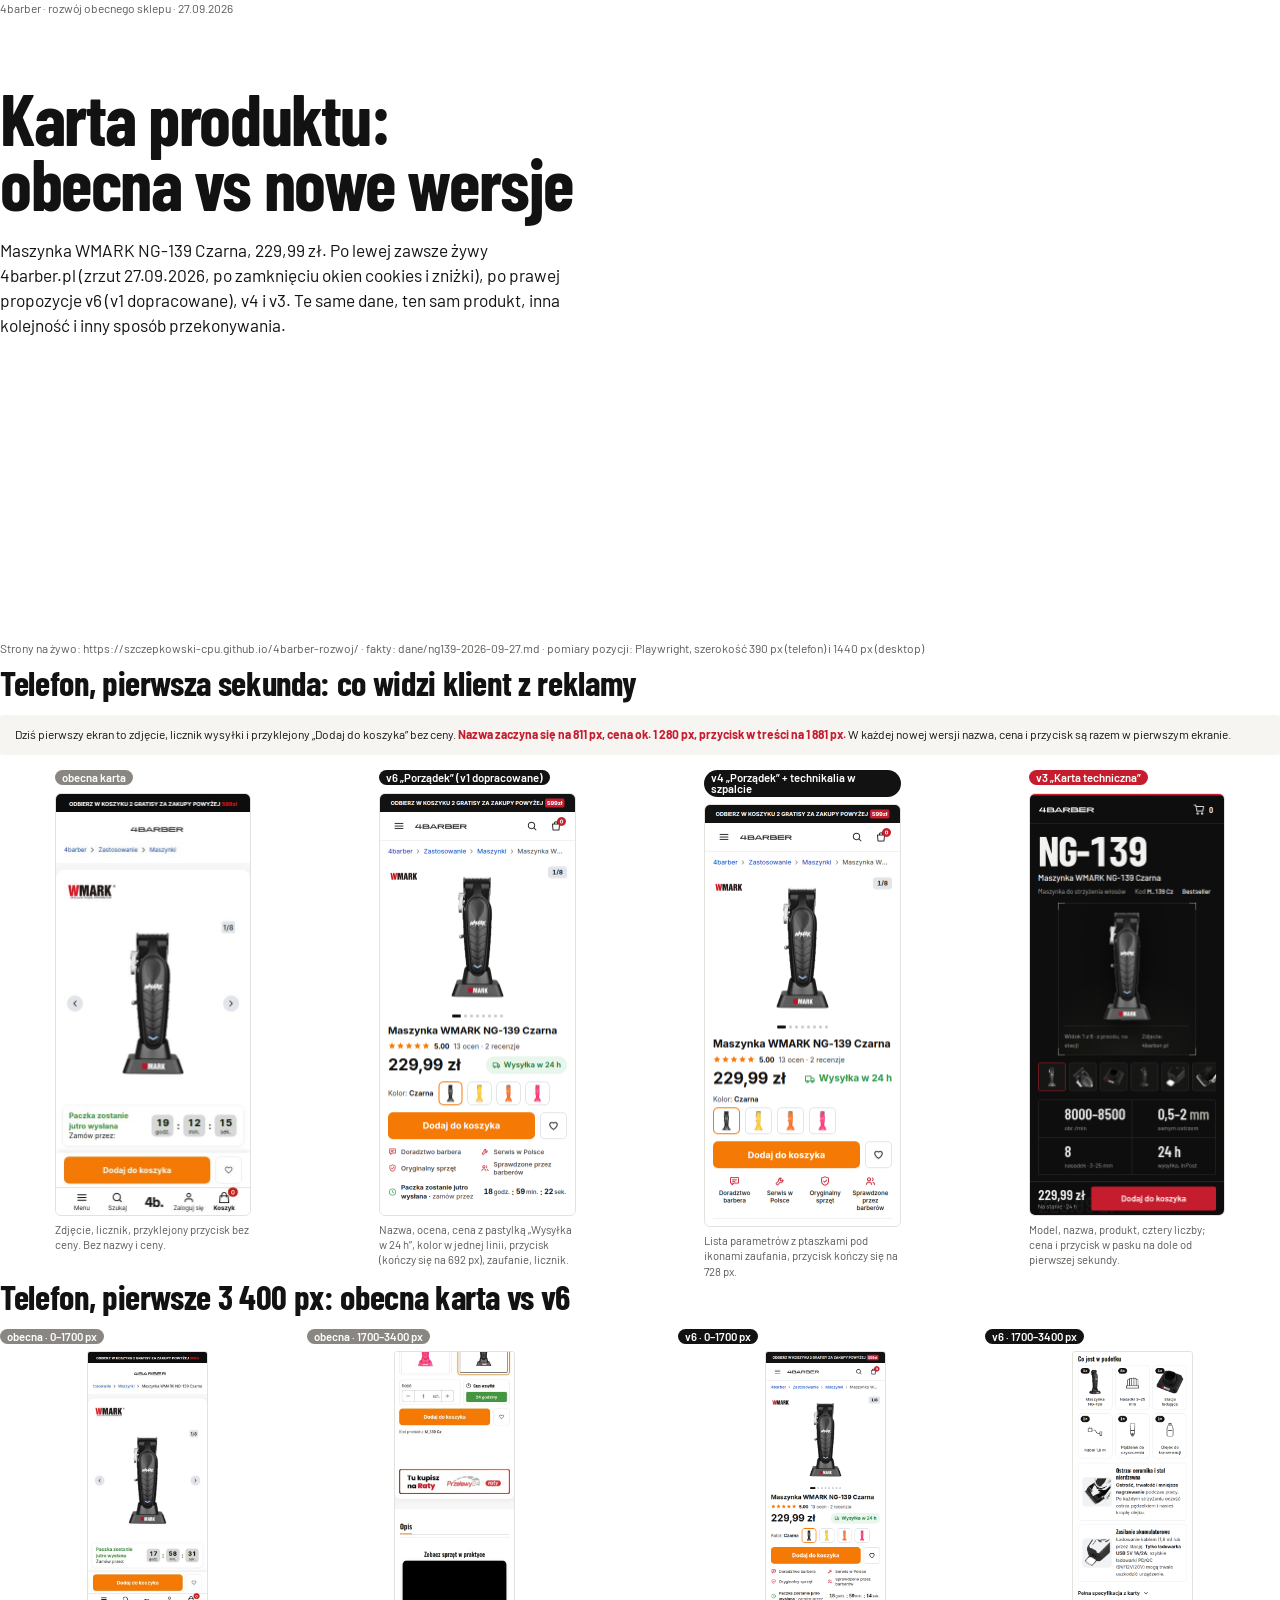
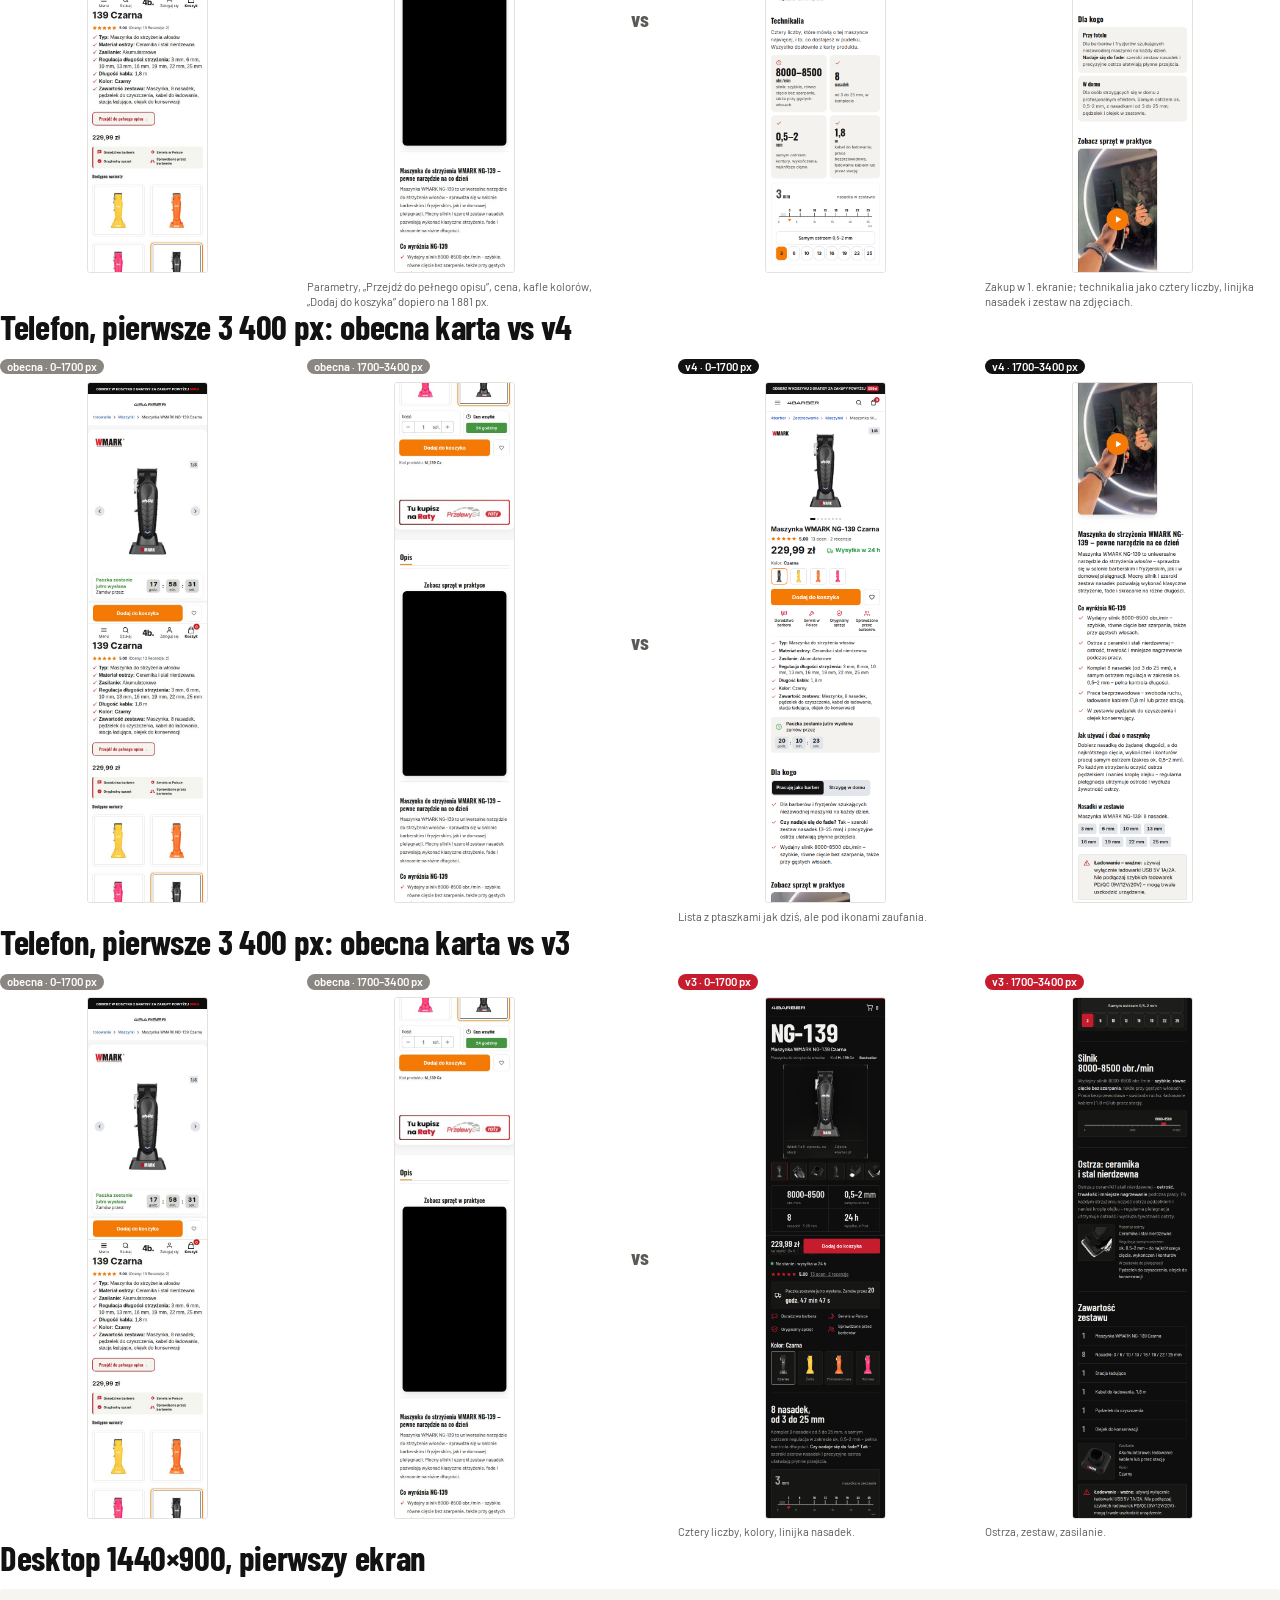
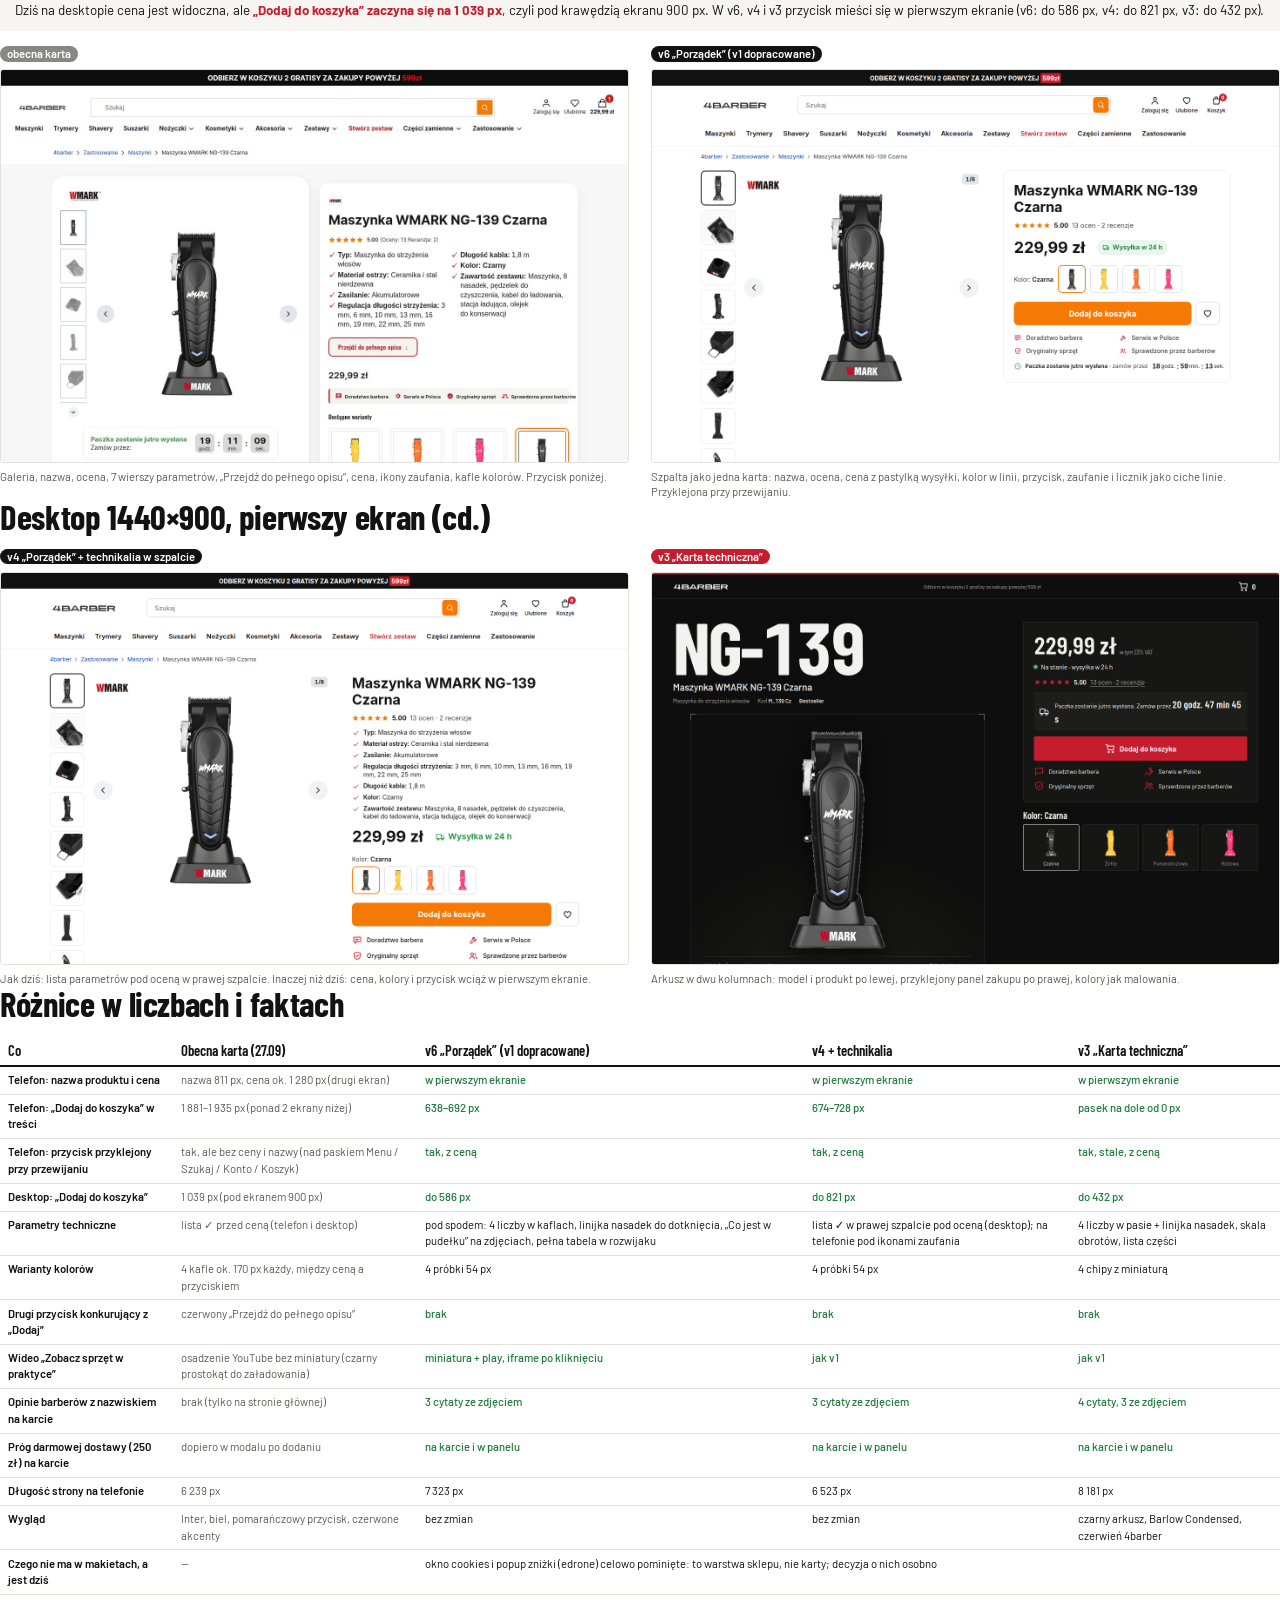
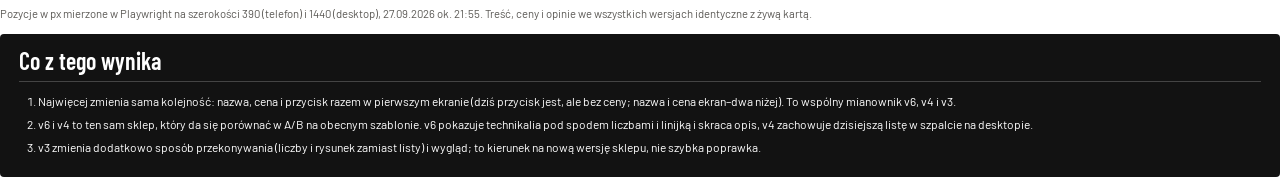
<file: porownanie-2026-09-27.html>
<!doctype html>
<html lang="pl">
<head>
<meta charset="UTF-8">
<meta name="robots" content="noindex">
<title>4barber — porównanie: obecna karta vs nowe wersje (27.09.2026)</title>
<link href="https://fonts.googleapis.com/css2?family=Barlow:wght@400;500;600&family=Barlow+Condensed:wght@600;700&display=swap" rel="stylesheet">
<style>
/* Porównanie do druku (A4 poziomo): obecna karta NG-139 z żywego sklepu obok v1, v4 i v3; renderowane do PDF przez Playwright. */
@page{size:A4 landscape;margin:12mm 12mm 14mm}
:root{--ink:#121212;--ink-2:#5C5A56;--line:#E4E2DD;--red:#C61D2E;--panel:#F6F5F2;--green:#1E7B3A;--old:#8A8782}
*{box-sizing:border-box}
html,body{margin:0;color:var(--ink);font:400 10pt/1.45 Barlow,system-ui,sans-serif;background:#fff}
h1{font:700 26pt/1 'Barlow Condensed',sans-serif;margin:0 0 4mm;letter-spacing:-.01em}
h2{font:600 18pt/1 'Barlow Condensed',sans-serif;margin:0 0 3mm;padding-bottom:2mm;border-bottom:1px solid var(--line)}
p{margin:0 0 2mm}
.page{page-break-after:always;break-after:page}
.page:last-child{page-break-after:auto}
.muted{color:var(--ink-2)}
.cover{display:flex;flex-direction:column;justify-content:space-between;min-height:176mm}
.cover .big{font:700 54pt/.9 'Barlow Condensed',sans-serif;letter-spacing:-.02em;margin:18mm 0 6mm}
.cover .sub{font-size:13pt;max-width:150mm}
.cover .meta{font-size:9pt;color:var(--ink-2)}
.tag{display:inline-block;font:600 8.5pt/1 Barlow,sans-serif;padding:2px 7px;border-radius:99px;color:#fff;background:var(--ink);margin-bottom:2mm;vertical-align:middle}
.tag.old{background:var(--old)}.tag.red{background:var(--red)}
.cols4{display:grid;grid-template-columns:repeat(4,1fr);gap:5mm;align-items:start}
.cols2{display:grid;grid-template-columns:1fr 1fr;gap:6mm;align-items:start}
.cols5{display:grid;grid-template-columns:1.1fr 1.1fr 0.2fr 1.1fr 1.1fr;gap:3mm;align-items:start}
.cols5 .vs{align-self:center;text-align:center;font:700 16pt 'Barlow Condensed',sans-serif;color:var(--ink-2)}
figure{margin:0}
figure img{width:100%;height:auto;border:1px solid var(--line);border-radius:3px;display:block}
figcaption{font-size:8.5pt;color:var(--ink-2);margin-top:1.5mm;line-height:1.35}
.phone{max-width:52mm;margin:0 auto}
.phone img{border-radius:6px}
.strip img{max-height:138mm;width:auto;margin:0 auto}
.hl{background:var(--panel);border-radius:3px;padding:3mm 4mm;margin-bottom:4mm;font-size:10pt}
.hl b{color:var(--red)}
table{width:100%;border-collapse:collapse;font-size:8.5pt}
td,th{text-align:left;padding:1.4mm 2mm;border-bottom:1px solid var(--line);vertical-align:top}
th{font-weight:600}
thead th{font:600 11pt 'Barlow Condensed',sans-serif;border-bottom:2px solid var(--ink)}
td.old{color:var(--ink-2)}
td.good{color:var(--green);font-weight:500}
.src{font-size:8.5pt;color:var(--ink-2);margin-top:3mm}
.reco{background:var(--ink);color:#fff;border-radius:4px;padding:4mm 5mm;margin-top:3mm;font-size:9pt}
.reco h2{color:#fff;border-color:#444}
.reco ol{margin:0;padding-left:5mm}.reco li{margin-bottom:1.5mm}
</style>
</head>
<body>

<section class="page cover">
  <div>
    <p class="meta">4barber · rozwój obecnego sklepu · 27.09.2026</p>
    <p class="big">Karta produktu:<br>obecna vs nowe wersje</p>
    <p class="sub">Maszynka WMARK NG-139 Czarna, 229,99 zł. Po lewej zawsze żywy 4barber.pl (zrzut 27.09.2026, po zamknięciu okien cookies i zniżki), po prawej propozycje v6 (v1 dopracowane), v4 i v3. Te same dane, ten sam produkt, inna kolejność i inny sposób przekonywania.</p>
  </div>
  <div class="meta">
    <p>Strony na żywo: https://szczepkowski-cpu.github.io/4barber-rozwoj/ · fakty: dane/ng139-2026-09-27.md · pomiary pozycji: Playwright, szerokość 390 px (telefon) i 1440 px (desktop)</p>
  </div>
</section>

<section class="page">
  <h1>Telefon, pierwsza sekunda: co widzi klient z reklamy</h1>
  <p class="hl" style="font-size:9pt">Dziś pierwszy ekran to zdjęcie, licznik wysyłki i przyklejony „Dodaj do koszyka” bez ceny. <b>Nazwa zaczyna się na 811 px, cena ok. 1 280 px, przycisk w treści na 1 881 px.</b> W każdej nowej wersji nazwa, cena i przycisk są razem w pierwszym ekranie.</p>
  <div class="cols4">
    <figure class="phone"><span class="tag old">obecna karta</span><img src="zrzuty/audyt-2026-09-27/m-pdp-ng139-fold-clean.jpg" alt=""><figcaption>Zdjęcie, licznik, przyklejony przycisk bez ceny. Bez nazwy i ceny.</figcaption></figure>
    <figure class="phone"><span class="tag">v6 „Porządek” (v1 dopracowane)</span><img src="zrzuty/pdp-v6/m-fold.png" alt=""><figcaption>Nazwa, ocena, cena z pastylką „Wysyłka w 24 h”, kolor w jednej linii, przycisk (kończy się na 692 px), zaufanie, licznik.</figcaption></figure>
    <figure class="phone"><span class="tag">v4 „Porządek” + technikalia w szpalcie</span><img src="zrzuty/pdp-v4/m-fold.png" alt=""><figcaption>Lista parametrów z ptaszkami pod ikonami zaufania, przycisk kończy się na 728 px.</figcaption></figure>
    <figure class="phone"><span class="tag red">v3 „Karta techniczna”</span><img src="zrzuty/pdp-v3/m-fold.png" alt=""><figcaption>Model, nazwa, produkt, cztery liczby; cena i przycisk w pasku na dole od pierwszej sekundy.</figcaption></figure>
  </div>
</section>

<section class="page">
  <h1>Telefon, pierwsze 3 400 px: obecna karta vs v6</h1>
  <div class="cols5">
    <figure class="strip"><span class="tag old">obecna · 0–1700 px</span><img src="zrzuty/audyt-2026-09-27/m-pdp-ng139-clean-full-p1.jpg" alt=""></figure>
    <figure class="strip"><span class="tag old">obecna · 1700–3400 px</span><img src="zrzuty/audyt-2026-09-27/m-pdp-ng139-clean-full-p2.jpg" alt=""><figcaption>Parametry, „Przejdź do pełnego opisu”, cena, kafle kolorów, „Dodaj do koszyka” dopiero na 1 881 px.</figcaption></figure>
    <div class="vs">vs</div>
    <figure class="strip"><span class="tag">v6 · 0–1700 px</span><img src="zrzuty/pdp-v6/m-full-p1.png" alt=""></figure>
    <figure class="strip"><span class="tag">v6 · 1700–3400 px</span><img src="zrzuty/pdp-v6/m-full-p2.png" alt=""><figcaption>Zakup w 1. ekranie; technikalia jako cztery liczby, linijka nasadek i zestaw na zdjęciach.</figcaption></figure>
  </div>
</section>

<section class="page">
  <h1>Telefon, pierwsze 3 400 px: obecna karta vs v4</h1>
  <div class="cols5">
    <figure class="strip"><span class="tag old">obecna · 0–1700 px</span><img src="zrzuty/audyt-2026-09-27/m-pdp-ng139-clean-full-p1.jpg" alt=""></figure>
    <figure class="strip"><span class="tag old">obecna · 1700–3400 px</span><img src="zrzuty/audyt-2026-09-27/m-pdp-ng139-clean-full-p2.jpg" alt=""></figure>
    <div class="vs">vs</div>
    <figure class="strip"><span class="tag">v4 · 0–1700 px</span><img src="zrzuty/pdp-v4/m-full-p1.png" alt=""><figcaption>Lista z ptaszkami jak dziś, ale pod ikonami zaufania.</figcaption></figure>
    <figure class="strip"><span class="tag">v4 · 1700–3400 px</span><img src="zrzuty/pdp-v4/m-full-p2.png" alt=""></figure>
  </div>
</section>

<section class="page">
  <h1>Telefon, pierwsze 3 400 px: obecna karta vs v3</h1>
  <div class="cols5">
    <figure class="strip"><span class="tag old">obecna · 0–1700 px</span><img src="zrzuty/audyt-2026-09-27/m-pdp-ng139-clean-full-p1.jpg" alt=""></figure>
    <figure class="strip"><span class="tag old">obecna · 1700–3400 px</span><img src="zrzuty/audyt-2026-09-27/m-pdp-ng139-clean-full-p2.jpg" alt=""></figure>
    <div class="vs">vs</div>
    <figure class="strip"><span class="tag red">v3 · 0–1700 px</span><img src="zrzuty/pdp-v3/m-full-p1.png" alt=""><figcaption>Cztery liczby, kolory, linijka nasadek.</figcaption></figure>
    <figure class="strip"><span class="tag red">v3 · 1700–3400 px</span><img src="zrzuty/pdp-v3/m-full-p2.png" alt=""><figcaption>Ostrza, zestaw, zasilanie.</figcaption></figure>
  </div>
</section>

<section class="page">
  <h1>Desktop 1440×900, pierwszy ekran</h1>
  <p class="hl">Dziś na desktopie cena jest widoczna, ale <b>„Dodaj do koszyka” zaczyna się na 1 039 px</b>, czyli pod krawędzią ekranu 900 px. W v6, v4 i v3 przycisk mieści się w pierwszym ekranie (v6: do 586 px, v4: do 821 px, v3: do 432 px).</p>
  <div class="cols2">
    <figure><span class="tag old">obecna karta</span><img src="zrzuty/audyt-2026-09-27/d-pdp-ng139-fold.jpg" alt=""><figcaption>Galeria, nazwa, ocena, 7 wierszy parametrów, „Przejdź do pełnego opisu”, cena, ikony zaufania, kafle kolorów. Przycisk poniżej.</figcaption></figure>
    <figure><span class="tag">v6 „Porządek” (v1 dopracowane)</span><img src="zrzuty/pdp-v6/d-fold.png" alt=""><figcaption>Szpalta jako jedna karta: nazwa, ocena, cena z pastylką wysyłki, kolor w linii, przycisk, zaufanie i licznik jako ciche linie. Przyklejona przy przewijaniu.</figcaption></figure>
  </div>
</section>
<section class="page">
  <h1>Desktop 1440×900, pierwszy ekran (cd.)</h1>
  <div class="cols2">
    <figure><span class="tag">v4 „Porządek” + technikalia w szpalcie</span><img src="zrzuty/pdp-v4/d-fold.png" alt=""><figcaption>Jak dziś: lista parametrów pod oceną w prawej szpalcie. Inaczej niż dziś: cena, kolory i przycisk wciąż w pierwszym ekranie.</figcaption></figure>
    <figure><span class="tag red">v3 „Karta techniczna”</span><img src="zrzuty/pdp-v3/d-fold.png" alt=""><figcaption>Arkusz w dwu kolumnach: model i produkt po lewej, przyklejony panel zakupu po prawej, kolory jak malowania.</figcaption></figure>
  </div>
</section>

<section class="page">
  <h1>Różnice w liczbach i faktach</h1>
  <table>
    <thead><tr><th>Co</th><th>Obecna karta (27.09)</th><th>v6 „Porządek” (v1 dopracowane)</th><th>v4 + technikalia</th><th>v3 „Karta techniczna”</th></tr></thead>
    <tbody>
      <tr><th>Telefon: nazwa produktu i cena</th><td class="old">nazwa 811 px, cena ok. 1 280 px (drugi ekran)</td><td class="good">w pierwszym ekranie</td><td class="good">w pierwszym ekranie</td><td class="good">w pierwszym ekranie</td></tr>
      <tr><th>Telefon: „Dodaj do koszyka” w treści</th><td class="old">1 881–1 935 px (ponad 2 ekrany niżej)</td><td class="good">638–692 px</td><td class="good">674–728 px</td><td class="good">pasek na dole od 0 px</td></tr>
      <tr><th>Telefon: przycisk przyklejony przy przewijaniu</th><td class="old">tak, ale bez ceny i nazwy (nad paskiem Menu / Szukaj / Konto / Koszyk)</td><td class="good">tak, z ceną</td><td class="good">tak, z ceną</td><td class="good">tak, stale, z ceną</td></tr>
      <tr><th>Desktop: „Dodaj do koszyka”</th><td class="old">1 039 px (pod ekranem 900 px)</td><td class="good">do 586 px</td><td class="good">do 821 px</td><td class="good">do 432 px</td></tr>
      <tr><th>Parametry techniczne</th><td class="old">lista ✓ przed ceną (telefon i desktop)</td><td>pod spodem: 4 liczby w kaflach, linijka nasadek do dotknięcia, „Co jest w pudełku” na zdjęciach, pełna tabela w rozwijaku</td><td>lista ✓ w prawej szpalcie pod oceną (desktop); na telefonie pod ikonami zaufania</td><td>4 liczby w pasie + linijka nasadek, skala obrotów, lista części</td></tr>
      <tr><th>Warianty kolorów</th><td class="old">4 kafle ok. 170 px każdy, między ceną a przyciskiem</td><td>4 próbki 54 px</td><td>4 próbki 54 px</td><td>4 chipy z miniaturą</td></tr>
      <tr><th>Drugi przycisk konkurujący z „Dodaj”</th><td class="old">czerwony „Przejdź do pełnego opisu”</td><td class="good">brak</td><td class="good">brak</td><td class="good">brak</td></tr>
      <tr><th>Wideo „Zobacz sprzęt w praktyce”</th><td class="old">osadzenie YouTube bez miniatury (czarny prostokąt do załadowania)</td><td class="good">miniatura + play, iframe po kliknięciu</td><td class="good">jak v1</td><td class="good">jak v1</td></tr>
      <tr><th>Opinie barberów z nazwiskiem na karcie</th><td class="old">brak (tylko na stronie głównej)</td><td class="good">3 cytaty ze zdjęciem</td><td class="good">3 cytaty ze zdjęciem</td><td class="good">4 cytaty, 3 ze zdjęciem</td></tr>
      <tr><th>Próg darmowej dostawy (250 zł) na karcie</th><td class="old">dopiero w modalu po dodaniu</td><td class="good">na karcie i w panelu</td><td class="good">na karcie i w panelu</td><td class="good">na karcie i w panelu</td></tr>
      <tr><th>Długość strony na telefonie</th><td class="old">6 239 px</td><td>7 323 px</td><td>6 523 px</td><td>8 181 px</td></tr>
      <tr><th>Wygląd</th><td class="old">Inter, biel, pomarańczowy przycisk, czerwone akcenty</td><td>bez zmian</td><td>bez zmian</td><td>czarny arkusz, Barlow Condensed, czerwień 4barber</td></tr>
      <tr><th>Czego nie ma w makietach, a jest dziś</th><td class="old">—</td><td colspan="3">okno cookies i popup zniżki (edrone) celowo pominięte: to warstwa sklepu, nie karty; decyzja o nich osobno</td></tr>
    </tbody>
  </table>
  <p class="src">Pozycje w px mierzone w Playwright na szerokości 390 (telefon) i 1440 (desktop), 27.09.2026 ok. 21:55. Treść, ceny i opinie we wszystkich wersjach identyczne z żywą kartą.</p>
  <div class="reco">
    <h2>Co z tego wynika</h2>
    <ol>
      <li>Najwięcej zmienia sama kolejność: nazwa, cena i przycisk razem w pierwszym ekranie (dziś przycisk jest, ale bez ceny; nazwa i cena ekran–dwa niżej). To wspólny mianownik v6, v4 i v3.</li>
      <li>v6 i v4 to ten sam sklep, który da się porównać w A/B na obecnym szablonie. v6 pokazuje technikalia pod spodem liczbami i linijką i skraca opis, v4 zachowuje dzisiejszą listę w szpalcie na desktopie.</li>
      <li>v3 zmienia dodatkowo sposób przekonywania (liczby i rysunek zamiast listy) i wygląd; to kierunek na nową wersję sklepu, nie szybka poprawka.</li>
    </ol>
  </div>
</section>
</body>
</html>
</file>
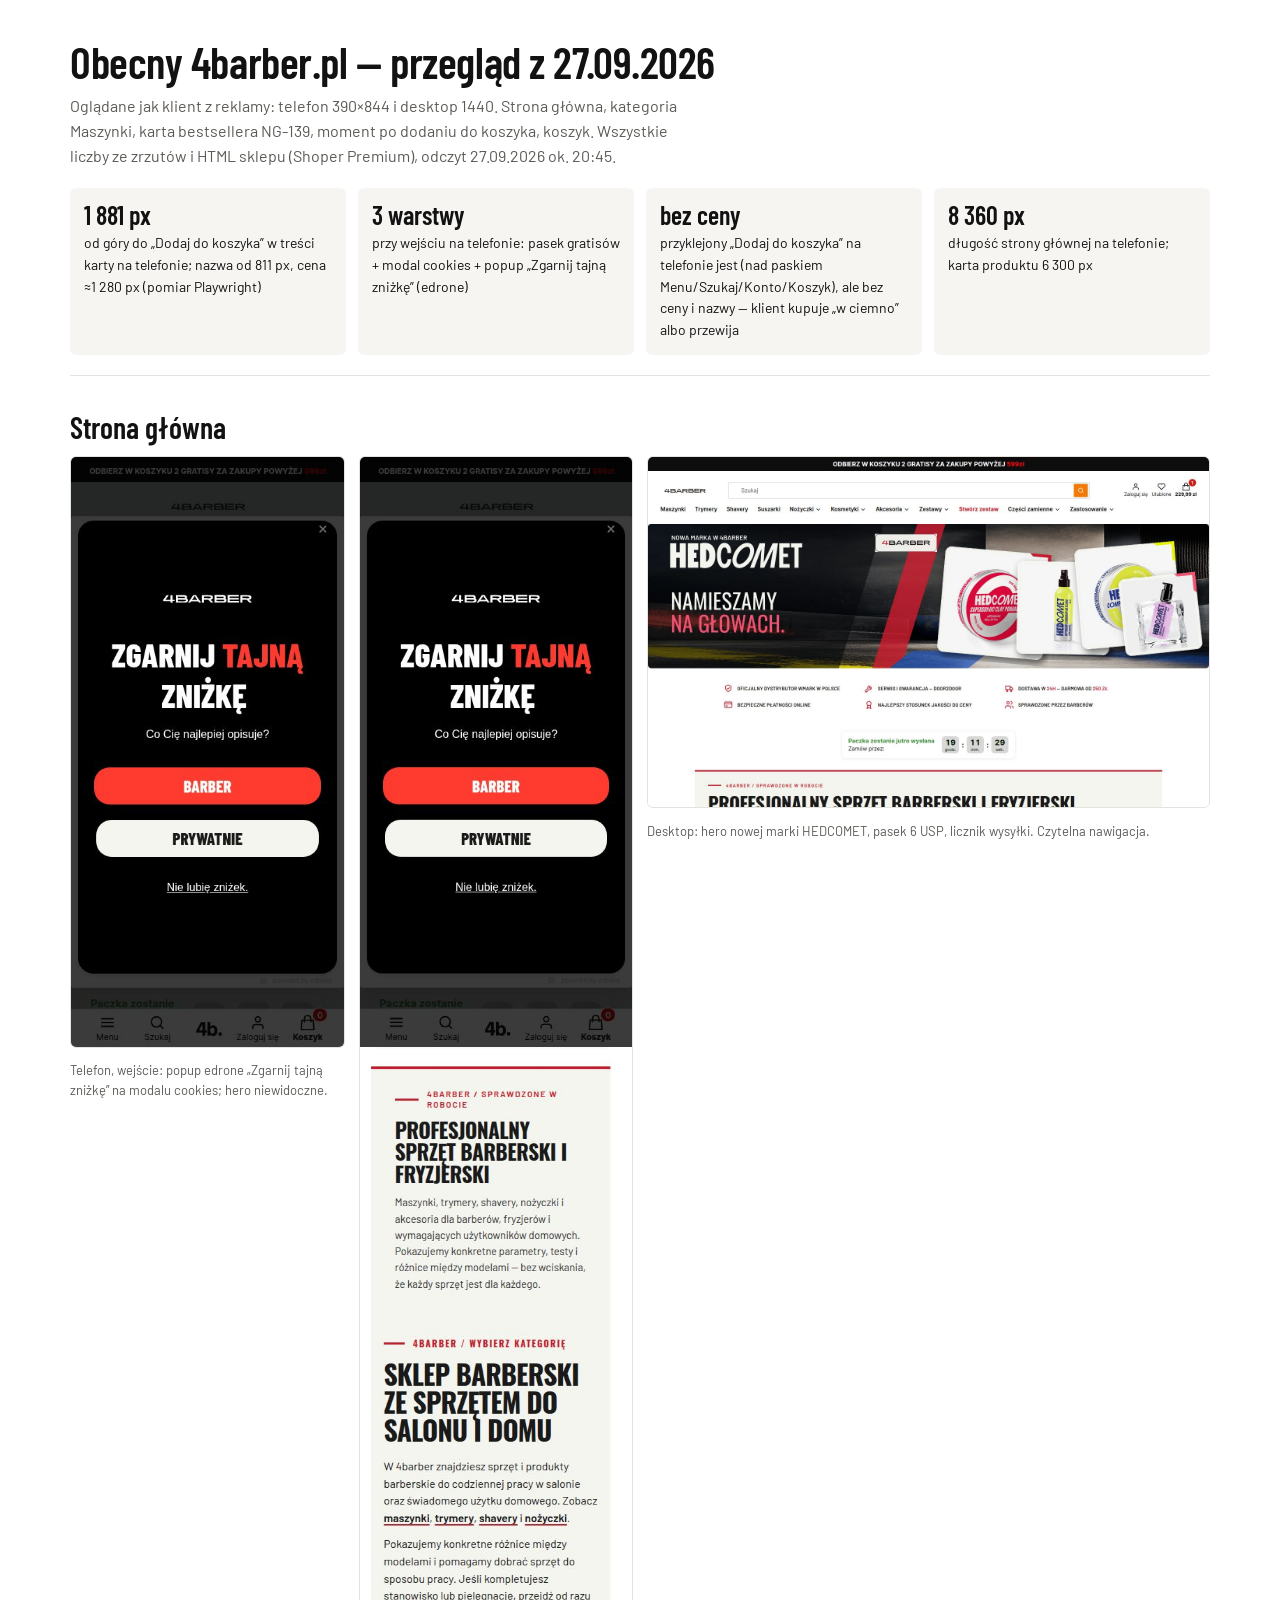
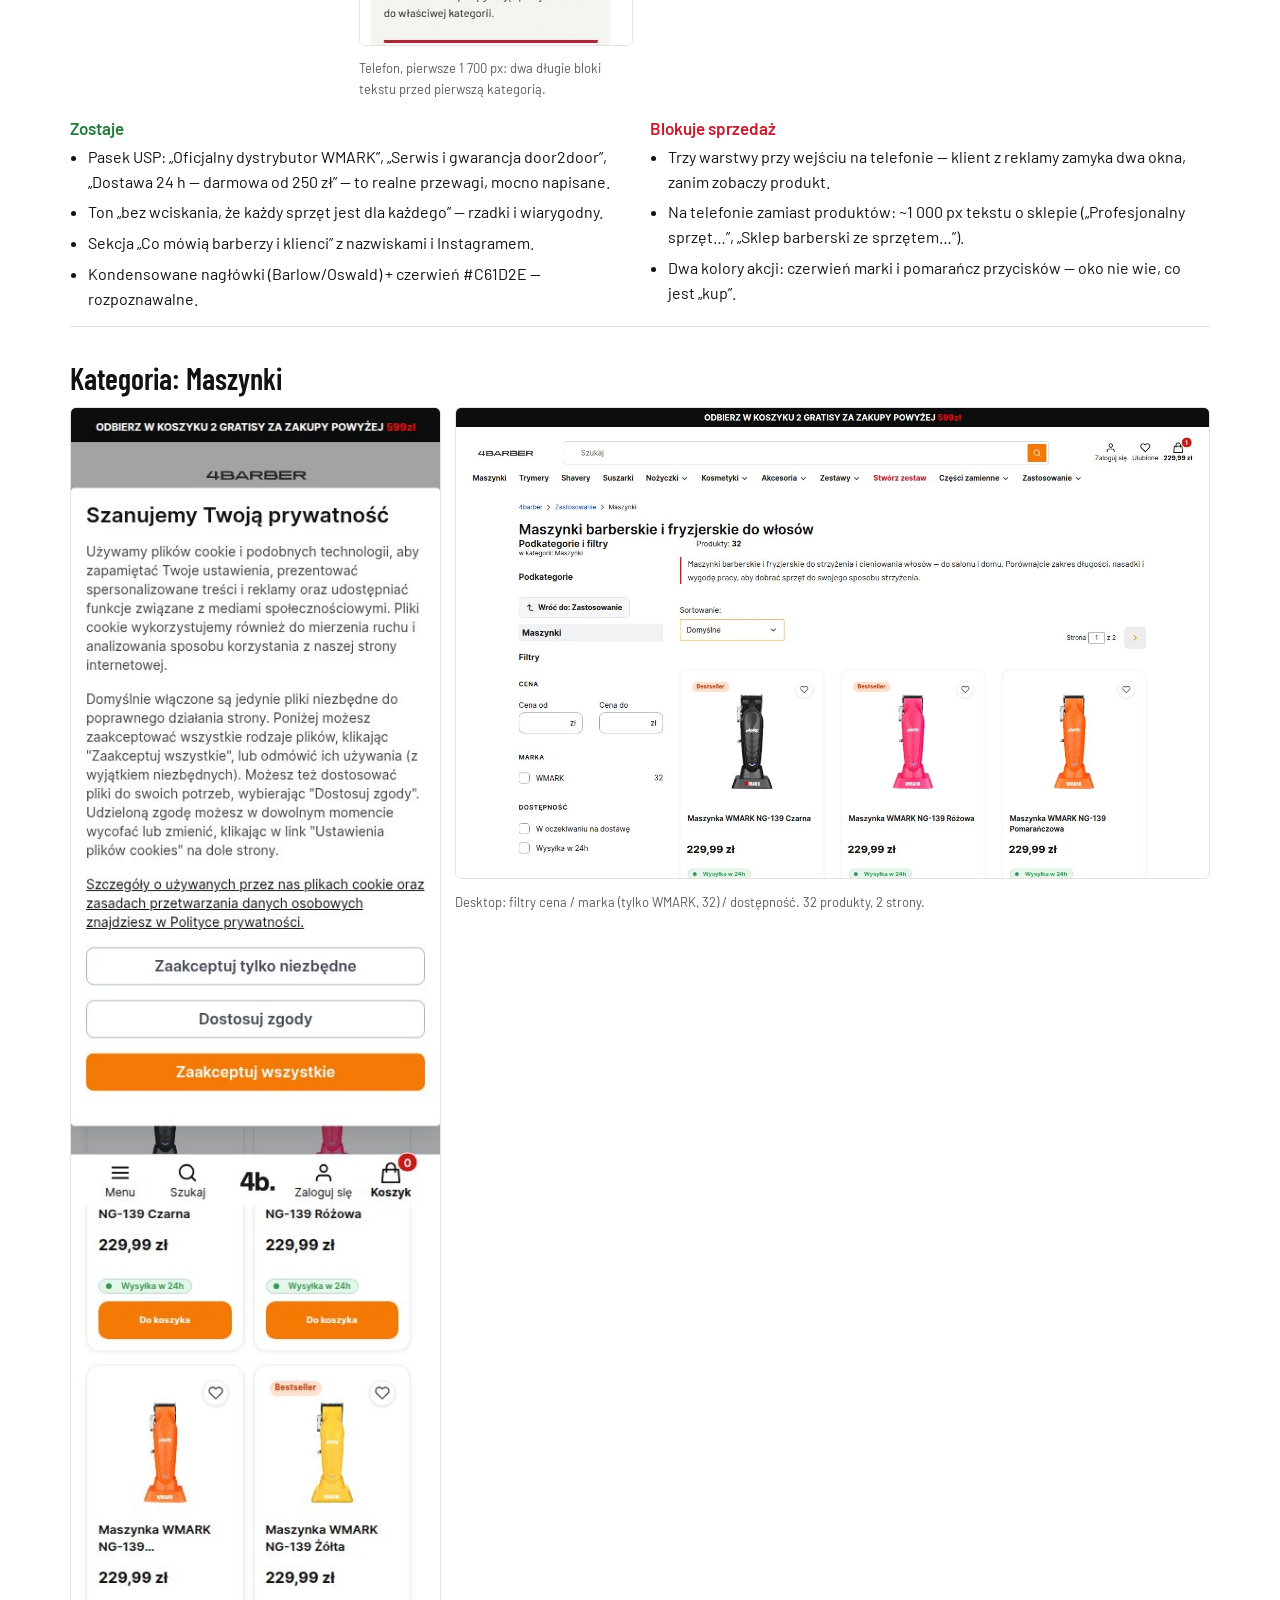
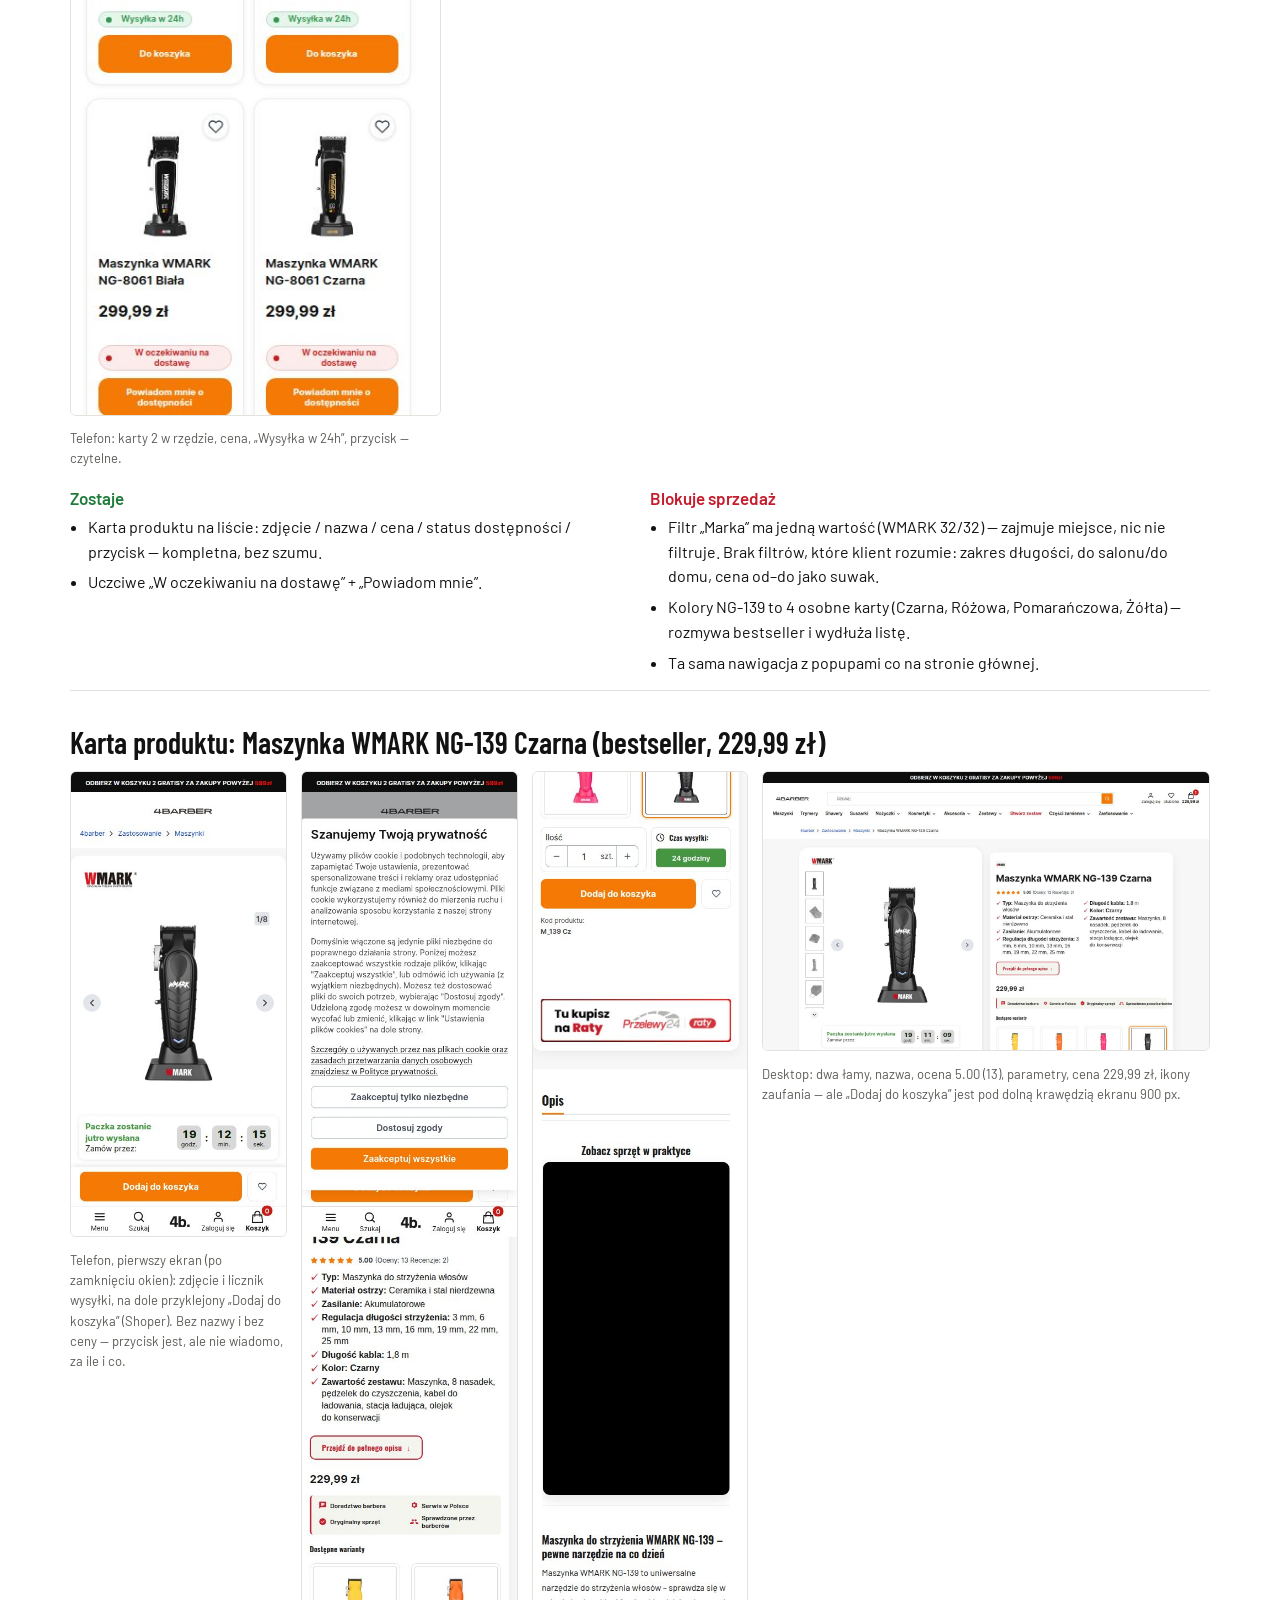
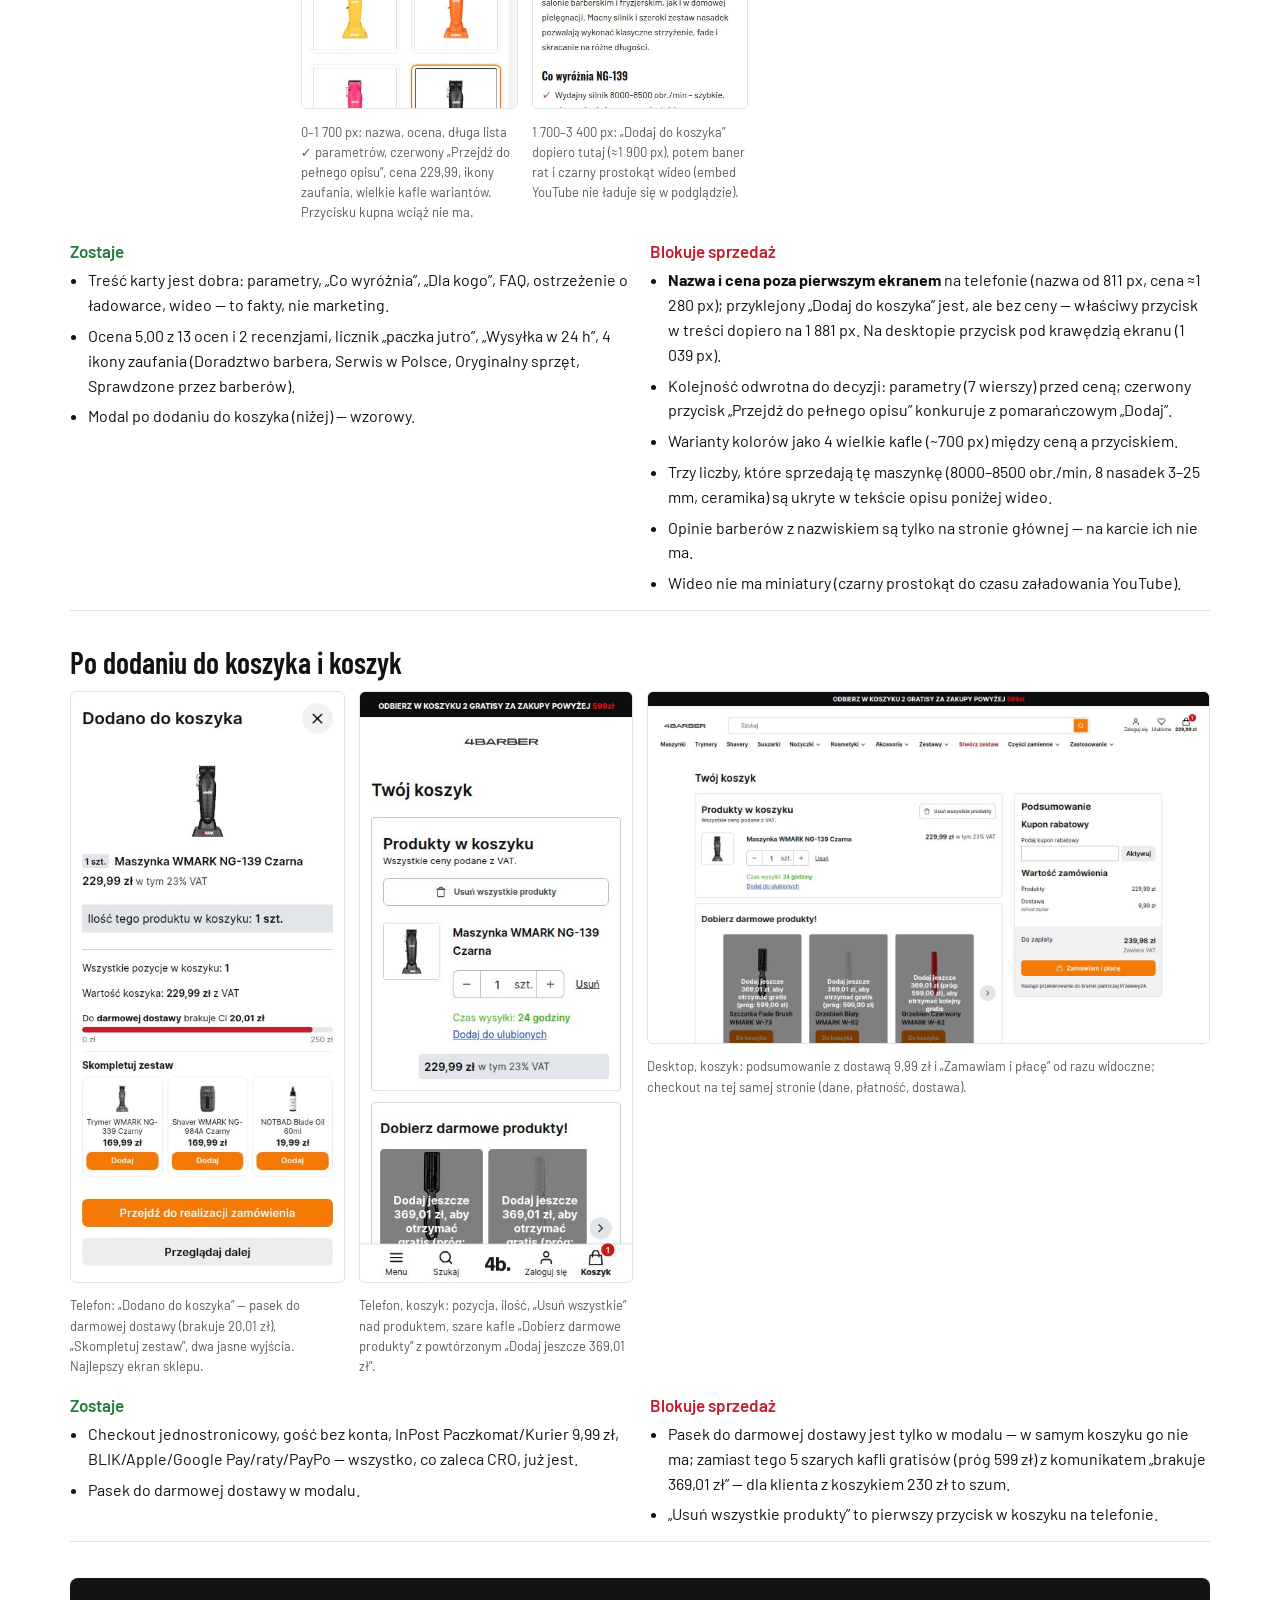
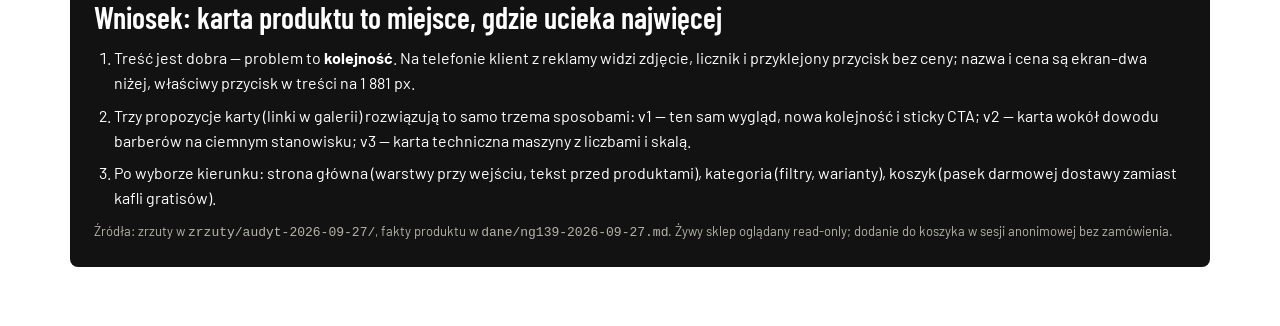
<file: przeglad-2026-09-27.html>
<!doctype html>
<html lang="pl">
<head>
<meta charset="UTF-8">
<meta name="viewport" content="width=device-width, initial-scale=1.0">
<meta name="robots" content="noindex">
<title>Przegląd obecnego 4barber.pl — 27.09.2026</title>
<link href="https://fonts.googleapis.com/css2?family=Barlow:wght@400;500;600&family=Barlow+Condensed:wght@600&display=swap" rel="stylesheet">
<style>
/* Strona przeglądu: zrzuty żywego sklepu (27.09.2026) z diagnozą — co zostaje, co blokuje sprzedaż. */
:root{--ink:#121212;--ink-2:#5C5A56;--line:#E4E2DD;--red:#C61D2E;--green:#1E7B3A;--bg:#FFFFFF;--panel:#F6F5F2}
*{box-sizing:border-box}
body{margin:0;background:var(--bg);color:var(--ink);font:400 16px/1.55 Barlow,system-ui,sans-serif}
::selection{background:var(--red);color:#fff}
a{color:var(--red);text-underline-offset:3px}
.wrap{max-width:1180px;margin:0 auto;padding:0 20px}
header.h{padding:40px 0 20px;border-bottom:1px solid var(--line)}
h1{font:600 44px/1 'Barlow Condensed',sans-serif;margin:0 0 10px;letter-spacing:-.01em}
h2{font:600 30px/1 'Barlow Condensed',sans-serif;margin:0 0 14px}
h3{font:600 17px/1.3 Barlow,sans-serif;margin:0 0 6px}
p{margin:0}
.lead{color:var(--ink-2);max-width:70ch}
.facts{display:grid;grid-template-columns:repeat(auto-fit,minmax(220px,1fr));gap:12px;margin-top:20px}
.facts div{padding:14px;background:var(--panel);border-radius:6px;font-size:14px}
.facts b{display:block;font:600 26px/1 'Barlow Condensed',sans-serif;margin-bottom:4px}
section.place{padding:36px 0 8px;border-bottom:1px solid var(--line)}
.shots{display:grid;grid-template-columns:repeat(auto-fit,minmax(180px,1fr));gap:14px;margin:14px 0 18px}
.shots figure{margin:0}
.shots img{width:100%;height:auto;border:1px solid var(--line);border-radius:6px;background:#fff}
.shots figcaption{font-size:13px;color:var(--ink-2);margin-top:6px}
.shots .wide{grid-column:span 2}
.diag{display:grid;grid-template-columns:1fr 1fr;gap:20px}
.diag ul{margin:0;padding-left:18px}
.diag li{margin-bottom:6px}
.keep h3{color:var(--green)}
.block h3{color:var(--red)}
.verdict{margin:36px 0 60px;padding:24px;background:var(--ink);color:#fff;border-radius:8px}
.verdict h2{color:#fff}
.verdict ol{margin:0;padding-left:20px}
.verdict li{margin-bottom:8px}
.verdict a{color:#fff}
small.src{display:block;color:var(--ink-2);font-size:13px;margin-top:10px}
@media (max-width:760px){.diag{grid-template-columns:1fr}.shots .wide{grid-column:span 1}h1{font-size:34px}}
</style>
</head>
<body>
<div class="wrap">
<header class="h">
  <h1>Obecny 4barber.pl — przegląd z 27.09.2026</h1>
  <p class="lead">Oglądane jak klient z reklamy: telefon 390×844 i desktop 1440. Strona główna, kategoria Maszynki, karta bestsellera NG-139, moment po dodaniu do koszyka, koszyk. Wszystkie liczby ze zrzutów i HTML sklepu (Shoper Premium), odczyt 27.09.2026 ok. 20:45.</p>
  <div class="facts">
    <div><b>1 881 px</b>od góry do „Dodaj do koszyka” w treści karty na telefonie; nazwa od 811 px, cena ≈1 280 px (pomiar Playwright)</div>
    <div><b>3 warstwy</b>przy wejściu na telefonie: pasek gratisów + modal cookies + popup „Zgarnij tajną zniżkę” (edrone)</div>
    <div><b>bez ceny</b>przyklejony „Dodaj do koszyka” na telefonie jest (nad paskiem Menu/Szukaj/Konto/Koszyk), ale bez ceny i nazwy — klient kupuje „w ciemno” albo przewija</div>
    <div><b>8 360 px</b>długość strony głównej na telefonie; karta produktu 6 300 px</div>
  </div>
</header>

<section class="place">
  <h2>Strona główna</h2>
  <div class="shots">
    <figure><img src="zrzuty/audyt-2026-09-27/m-home-fold.jpg" width="390" height="844" alt="Strona główna na telefonie: popup zniżki nad modalem cookies" loading="lazy"><figcaption>Telefon, wejście: popup edrone „Zgarnij tajną zniżkę” na modalu cookies; hero niewidoczne.</figcaption></figure>
    <figure><img src="zrzuty/audyt-2026-09-27/m-home-full-p1.jpg" width="390" height="1700" alt="Strona główna na telefonie: hero i sekcje tekstowe" loading="lazy"><figcaption>Telefon, pierwsze 1 700 px: dwa długie bloki tekstu przed pierwszą kategorią.</figcaption></figure>
    <figure class="wide"><img src="zrzuty/audyt-2026-09-27/d-home-fold.jpg" width="1440" height="900" alt="Strona główna na desktopie: hero HEDCOMET, pasek USP" loading="lazy"><figcaption>Desktop: hero nowej marki HEDCOMET, pasek 6 USP, licznik wysyłki. Czytelna nawigacja.</figcaption></figure>
  </div>
  <div class="diag">
    <div class="keep"><h3>Zostaje</h3><ul><li>Pasek USP: „Oficjalny dystrybutor WMARK”, „Serwis i gwarancja door2door”, „Dostawa 24 h — darmowa od 250 zł” — to realne przewagi, mocno napisane.</li><li>Ton „bez wciskania, że każdy sprzęt jest dla każdego” — rzadki i wiarygodny.</li><li>Sekcja „Co mówią barberzy i klienci” z nazwiskami i Instagramem.</li><li>Kondensowane nagłówki (Barlow/Oswald) + czerwień #C61D2E — rozpoznawalne.</li></ul></div>
    <div class="block"><h3>Blokuje sprzedaż</h3><ul><li>Trzy warstwy przy wejściu na telefonie — klient z reklamy zamyka dwa okna, zanim zobaczy produkt.</li><li>Na telefonie zamiast produktów: ~1 000 px tekstu o sklepie („Profesjonalny sprzęt…”, „Sklep barberski ze sprzętem…”).</li><li>Dwa kolory akcji: czerwień marki i pomarańcz przycisków — oko nie wie, co jest „kup”.</li></ul></div>
  </div>
</section>

<section class="place">
  <h2>Kategoria: Maszynki</h2>
  <div class="shots">
    <figure><img src="zrzuty/audyt-2026-09-27/m-plp-maszynki-full-p1.jpg" width="390" height="1700" alt="Kategoria Maszynki na telefonie" loading="lazy"><figcaption>Telefon: karty 2 w rzędzie, cena, „Wysyłka w 24h”, przycisk — czytelne.</figcaption></figure>
    <figure class="wide"><img src="zrzuty/audyt-2026-09-27/d-plp-maszynki-fold.jpg" width="1440" height="900" alt="Kategoria Maszynki na desktopie" loading="lazy"><figcaption>Desktop: filtry cena / marka (tylko WMARK, 32) / dostępność. 32 produkty, 2 strony.</figcaption></figure>
  </div>
  <div class="diag">
    <div class="keep"><h3>Zostaje</h3><ul><li>Karta produktu na liście: zdjęcie / nazwa / cena / status dostępności / przycisk — kompletna, bez szumu.</li><li>Uczciwe „W oczekiwaniu na dostawę” + „Powiadom mnie”.</li></ul></div>
    <div class="block"><h3>Blokuje sprzedaż</h3><ul><li>Filtr „Marka” ma jedną wartość (WMARK 32/32) — zajmuje miejsce, nic nie filtruje. Brak filtrów, które klient rozumie: zakres długości, do salonu/do domu, cena od–do jako suwak.</li><li>Kolory NG-139 to 4 osobne karty (Czarna, Różowa, Pomarańczowa, Żółta) — rozmywa bestseller i wydłuża listę.</li><li>Ta sama nawigacja z popupami co na stronie głównej.</li></ul></div>
  </div>
</section>

<section class="place">
  <h2>Karta produktu: Maszynka WMARK NG-139 Czarna (bestseller, 229,99 zł)</h2>
  <div class="shots">
    <figure><img src="zrzuty/audyt-2026-09-27/m-pdp-ng139-fold-clean.jpg" width="390" height="844" alt="Karta NG-139 na telefonie, pierwszy ekran" loading="lazy"><figcaption>Telefon, pierwszy ekran (po zamknięciu okien): zdjęcie i licznik wysyłki, na dole przyklejony „Dodaj do koszyka” (Shoper). Bez nazwy i bez ceny — przycisk jest, ale nie wiadomo, za ile i co.</figcaption></figure>
    <figure><img src="zrzuty/audyt-2026-09-27/m-pdp-ng139-full-p1.jpg" width="390" height="1700" alt="Karta NG-139 na telefonie, 0–1700 px" loading="lazy"><figcaption>0–1 700 px: nazwa, ocena, długa lista ✓ parametrów, czerwony „Przejdź do pełnego opisu”, cena 229,99, ikony zaufania, wielkie kafle wariantów. Przycisku kupna wciąż nie ma.</figcaption></figure>
    <figure><img src="zrzuty/audyt-2026-09-27/m-pdp-ng139-full-p2.jpg" width="390" height="1700" alt="Karta NG-139 na telefonie, 1700–3400 px" loading="lazy"><figcaption>1 700–3 400 px: „Dodaj do koszyka” dopiero tutaj (≈1 900 px), potem baner rat i czarny prostokąt wideo (embed YouTube nie ładuje się w podglądzie).</figcaption></figure>
    <figure class="wide"><img src="zrzuty/audyt-2026-09-27/d-pdp-ng139-fold.jpg" width="1440" height="900" alt="Karta NG-139 na desktopie" loading="lazy"><figcaption>Desktop: dwa łamy, nazwa, ocena 5.00 (13), parametry, cena 229,99 zł, ikony zaufania — ale „Dodaj do koszyka” jest pod dolną krawędzią ekranu 900 px.</figcaption></figure>
  </div>
  <div class="diag">
    <div class="keep"><h3>Zostaje</h3><ul><li>Treść karty jest dobra: parametry, „Co wyróżnia”, „Dla kogo”, FAQ, ostrzeżenie o ładowarce, wideo — to fakty, nie marketing.</li><li>Ocena 5.00 z 13 ocen i 2 recenzjami, licznik „paczka jutro”, „Wysyłka w 24 h”, 4 ikony zaufania (Doradztwo barbera, Serwis w Polsce, Oryginalny sprzęt, Sprawdzone przez barberów).</li><li>Modal po dodaniu do koszyka (niżej) — wzorowy.</li></ul></div>
    <div class="block"><h3>Blokuje sprzedaż</h3><ul><li><b>Nazwa i cena poza pierwszym ekranem</b> na telefonie (nazwa od 811 px, cena ≈1 280 px); przyklejony „Dodaj do koszyka” jest, ale bez ceny — właściwy przycisk w treści dopiero na 1 881 px. Na desktopie przycisk pod krawędzią ekranu (1 039 px).</li><li>Kolejność odwrotna do decyzji: parametry (7 wierszy) przed ceną; czerwony przycisk „Przejdź do pełnego opisu” konkuruje z pomarańczowym „Dodaj”.</li><li>Warianty kolorów jako 4 wielkie kafle (~700 px) między ceną a przyciskiem.</li><li>Trzy liczby, które sprzedają tę maszynkę (8000–8500 obr./min, 8 nasadek 3–25 mm, ceramika) są ukryte w tekście opisu poniżej wideo.</li><li>Opinie barberów z nazwiskiem są tylko na stronie głównej — na karcie ich nie ma.</li><li>Wideo nie ma miniatury (czarny prostokąt do czasu załadowania YouTube).</li></ul></div>
  </div>
</section>

<section class="place">
  <h2>Po dodaniu do koszyka i koszyk</h2>
  <div class="shots">
    <figure><img src="zrzuty/audyt-2026-09-27/m-pdp-after-atc.jpg" width="390" height="844" alt="Panel Dodano do koszyka na telefonie" loading="lazy"><figcaption>Telefon: „Dodano do koszyka” — pasek do darmowej dostawy (brakuje 20,01 zł), „Skompletuj zestaw”, dwa jasne wyjścia. Najlepszy ekran sklepu.</figcaption></figure>
    <figure><img src="zrzuty/audyt-2026-09-27/m-cart-fold.jpg" width="390" height="844" alt="Koszyk na telefonie" loading="lazy"><figcaption>Telefon, koszyk: pozycja, ilość, „Usuń wszystkie” nad produktem, szare kafle „Dobierz darmowe produkty” z powtórzonym „Dodaj jeszcze 369,01 zł”.</figcaption></figure>
    <figure class="wide"><img src="zrzuty/audyt-2026-09-27/d-cart-fold.jpg" width="1440" height="900" alt="Koszyk na desktopie" loading="lazy"><figcaption>Desktop, koszyk: podsumowanie z dostawą 9,99 zł i „Zamawiam i płacę” od razu widoczne; checkout na tej samej stronie (dane, płatność, dostawa).</figcaption></figure>
  </div>
  <div class="diag">
    <div class="keep"><h3>Zostaje</h3><ul><li>Checkout jednostronicowy, gość bez konta, InPost Paczkomat/Kurier 9,99 zł, BLIK/Apple/Google Pay/raty/PayPo — wszystko, co zaleca CRO, już jest.</li><li>Pasek do darmowej dostawy w modalu.</li></ul></div>
    <div class="block"><h3>Blokuje sprzedaż</h3><ul><li>Pasek do darmowej dostawy jest tylko w modalu — w samym koszyku go nie ma; zamiast tego 5 szarych kafli gratisów (próg 599 zł) z komunikatem „brakuje 369,01 zł” — dla klienta z koszykiem 230 zł to szum.</li><li>„Usuń wszystkie produkty” to pierwszy przycisk w koszyku na telefonie.</li></ul></div>
  </div>
</section>

<div class="verdict">
  <h2>Wniosek: karta produktu to miejsce, gdzie ucieka najwięcej</h2>
  <ol>
    <li>Treść jest dobra — problem to <b>kolejność</b>. Na telefonie klient z reklamy widzi zdjęcie, licznik i przyklejony przycisk bez ceny; nazwa i cena są ekran–dwa niżej, właściwy przycisk w treści na 1 881 px.</li>
    <li>Trzy propozycje karty (linki w galerii) rozwiązują to samo trzema sposobami: v1 — ten sam wygląd, nowa kolejność i sticky CTA; v2 — karta wokół dowodu barberów na ciemnym stanowisku; v3 — karta techniczna maszyny z liczbami i skalą.</li>
    <li>Po wyborze kierunku: strona główna (warstwy przy wejściu, tekst przed produktami), kategoria (filtry, warianty), koszyk (pasek darmowej dostawy zamiast kafli gratisów).</li>
  </ol>
  <small class="src" style="color:#B8B4AD">Źródła: zrzuty w <code>zrzuty/audyt-2026-09-27/</code>, fakty produktu w <code>dane/ng139-2026-09-27.md</code>. Żywy sklep oglądany read-only; dodanie do koszyka w sesji anonimowej bez zamówienia.</small>
</div>
</div>
</body>
</html>
</file>
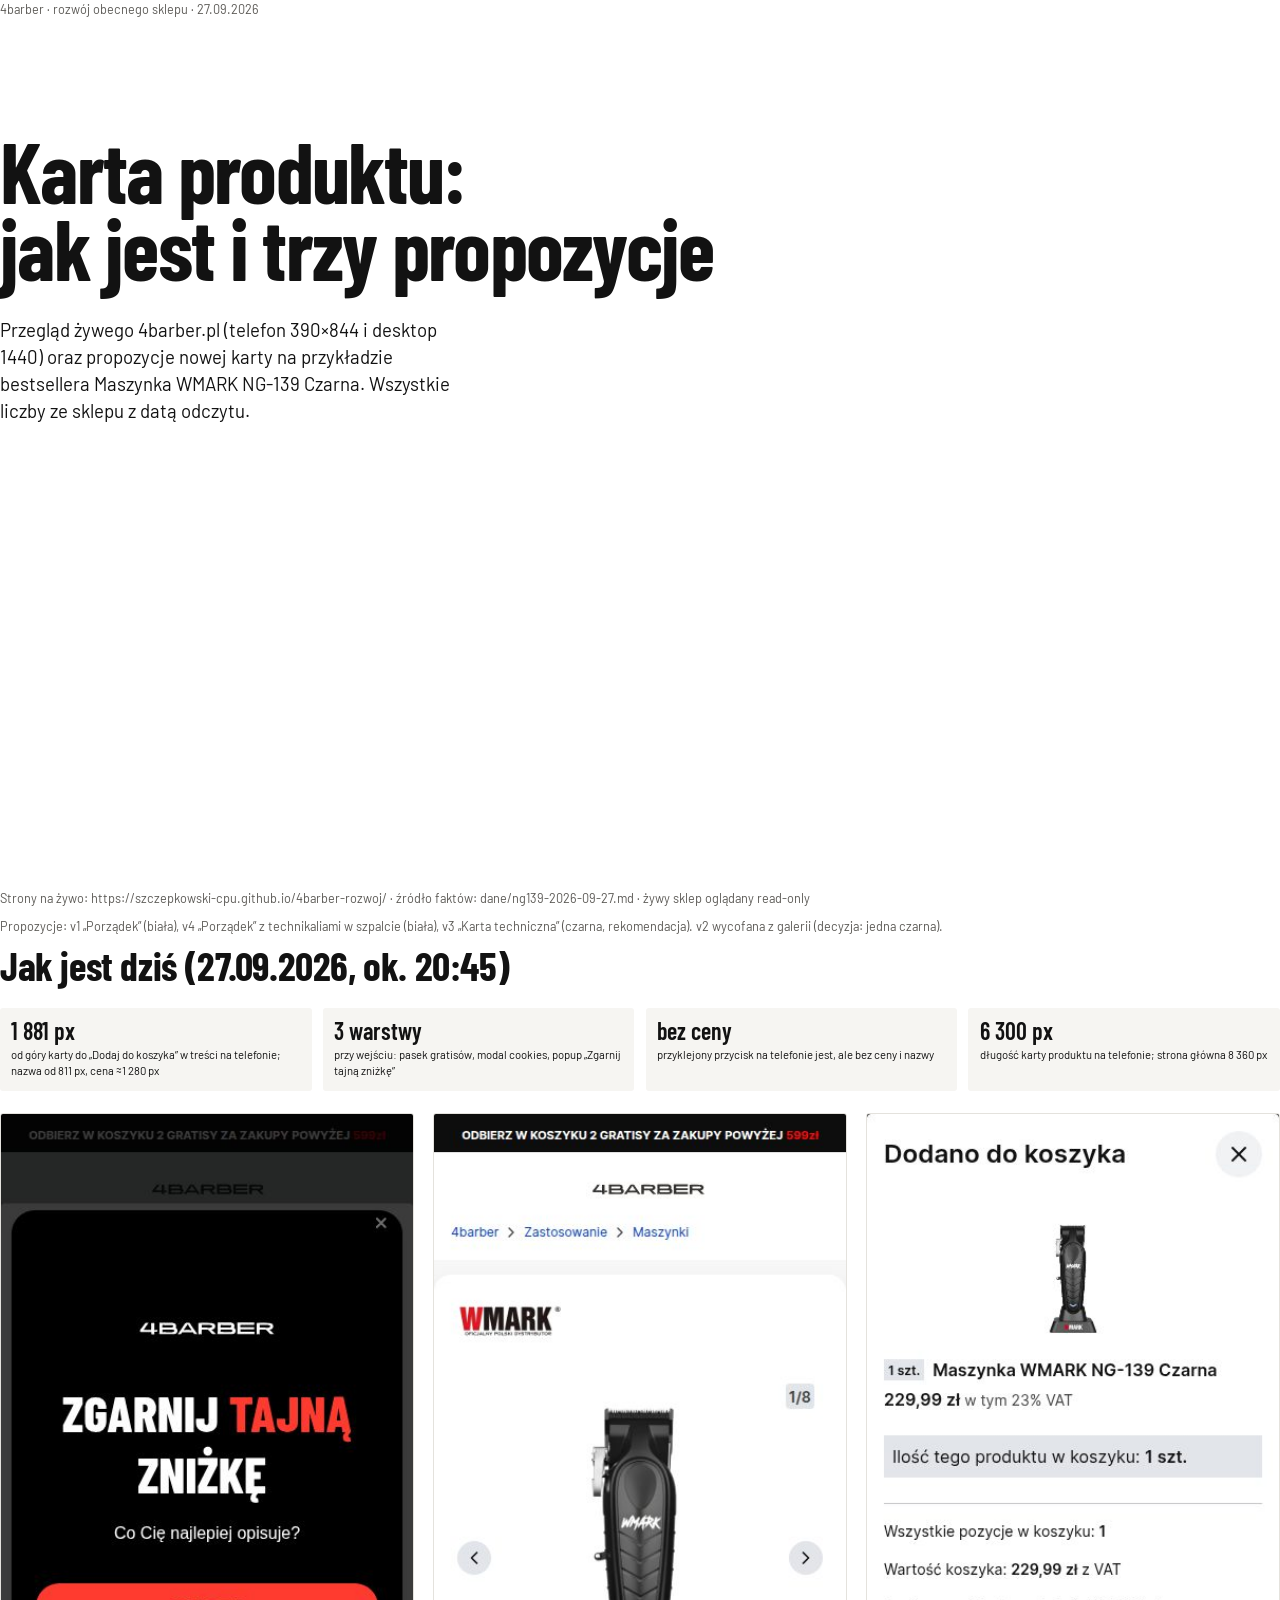
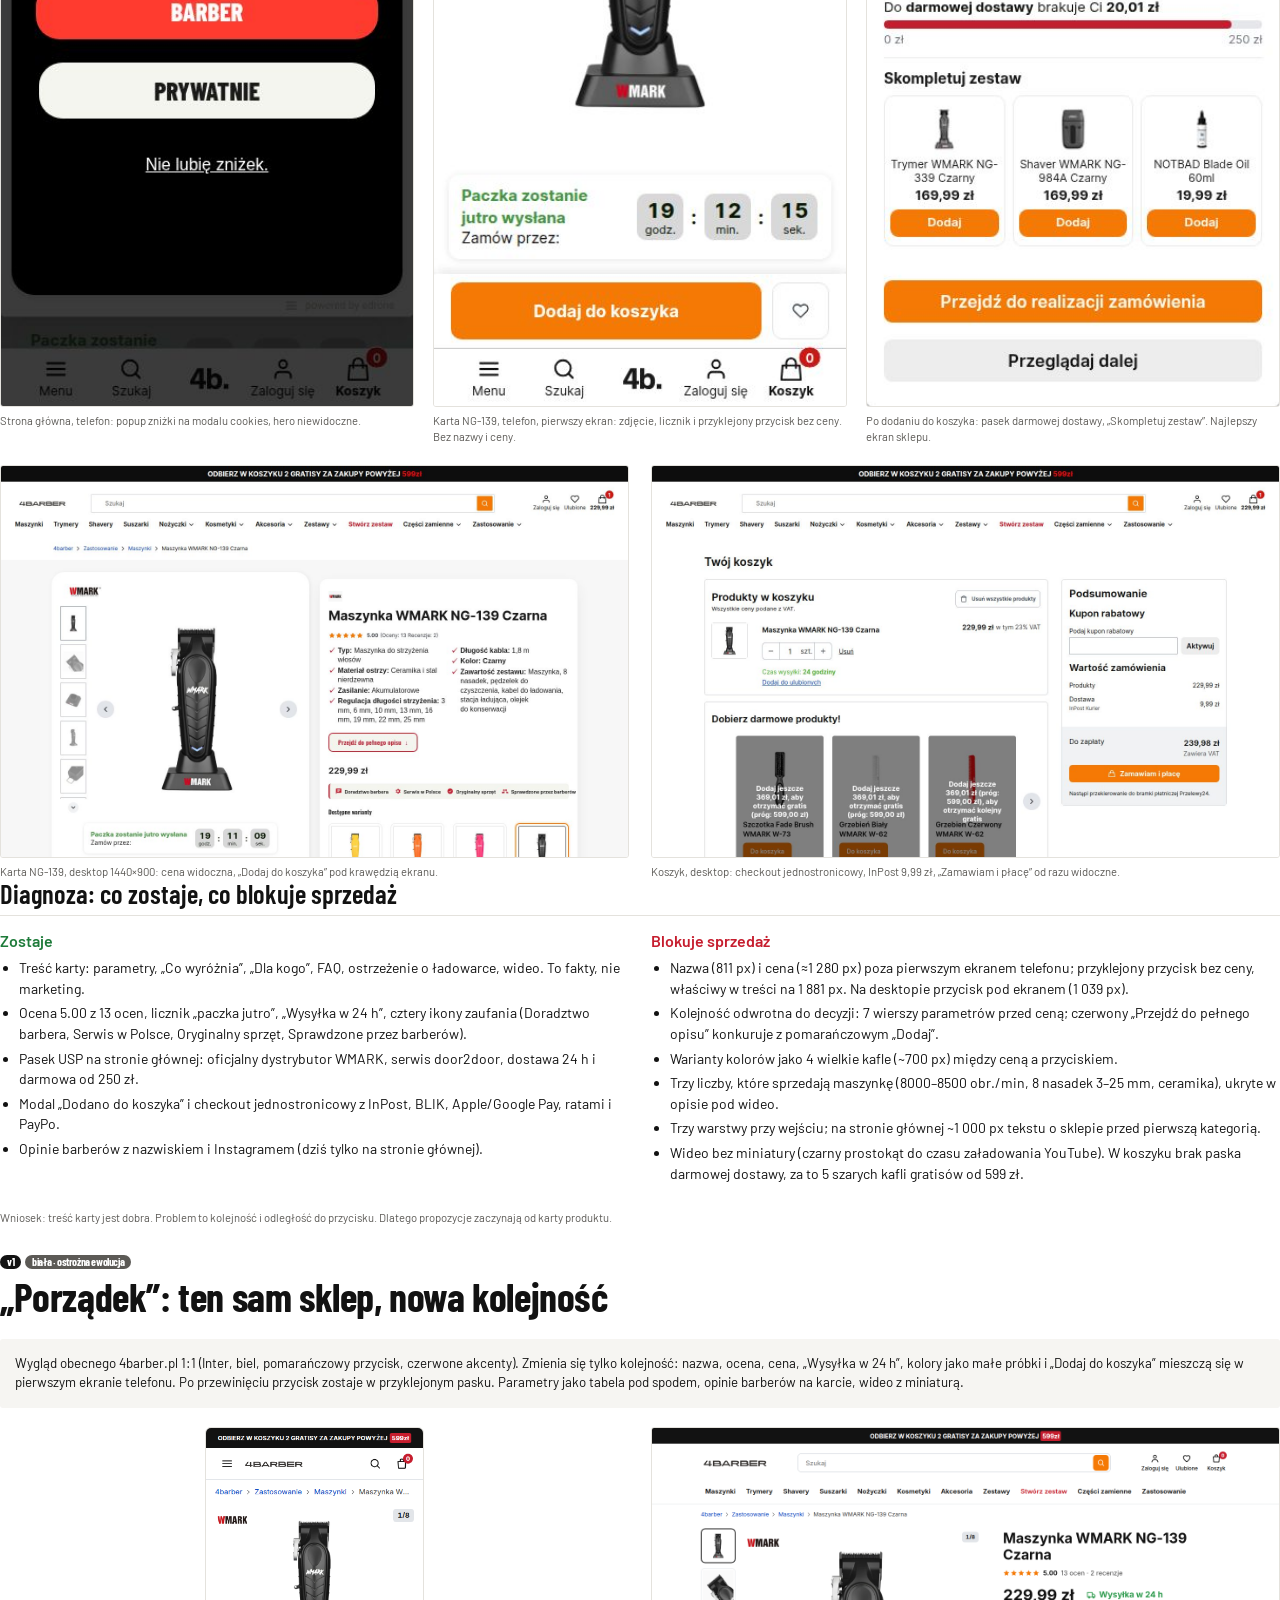
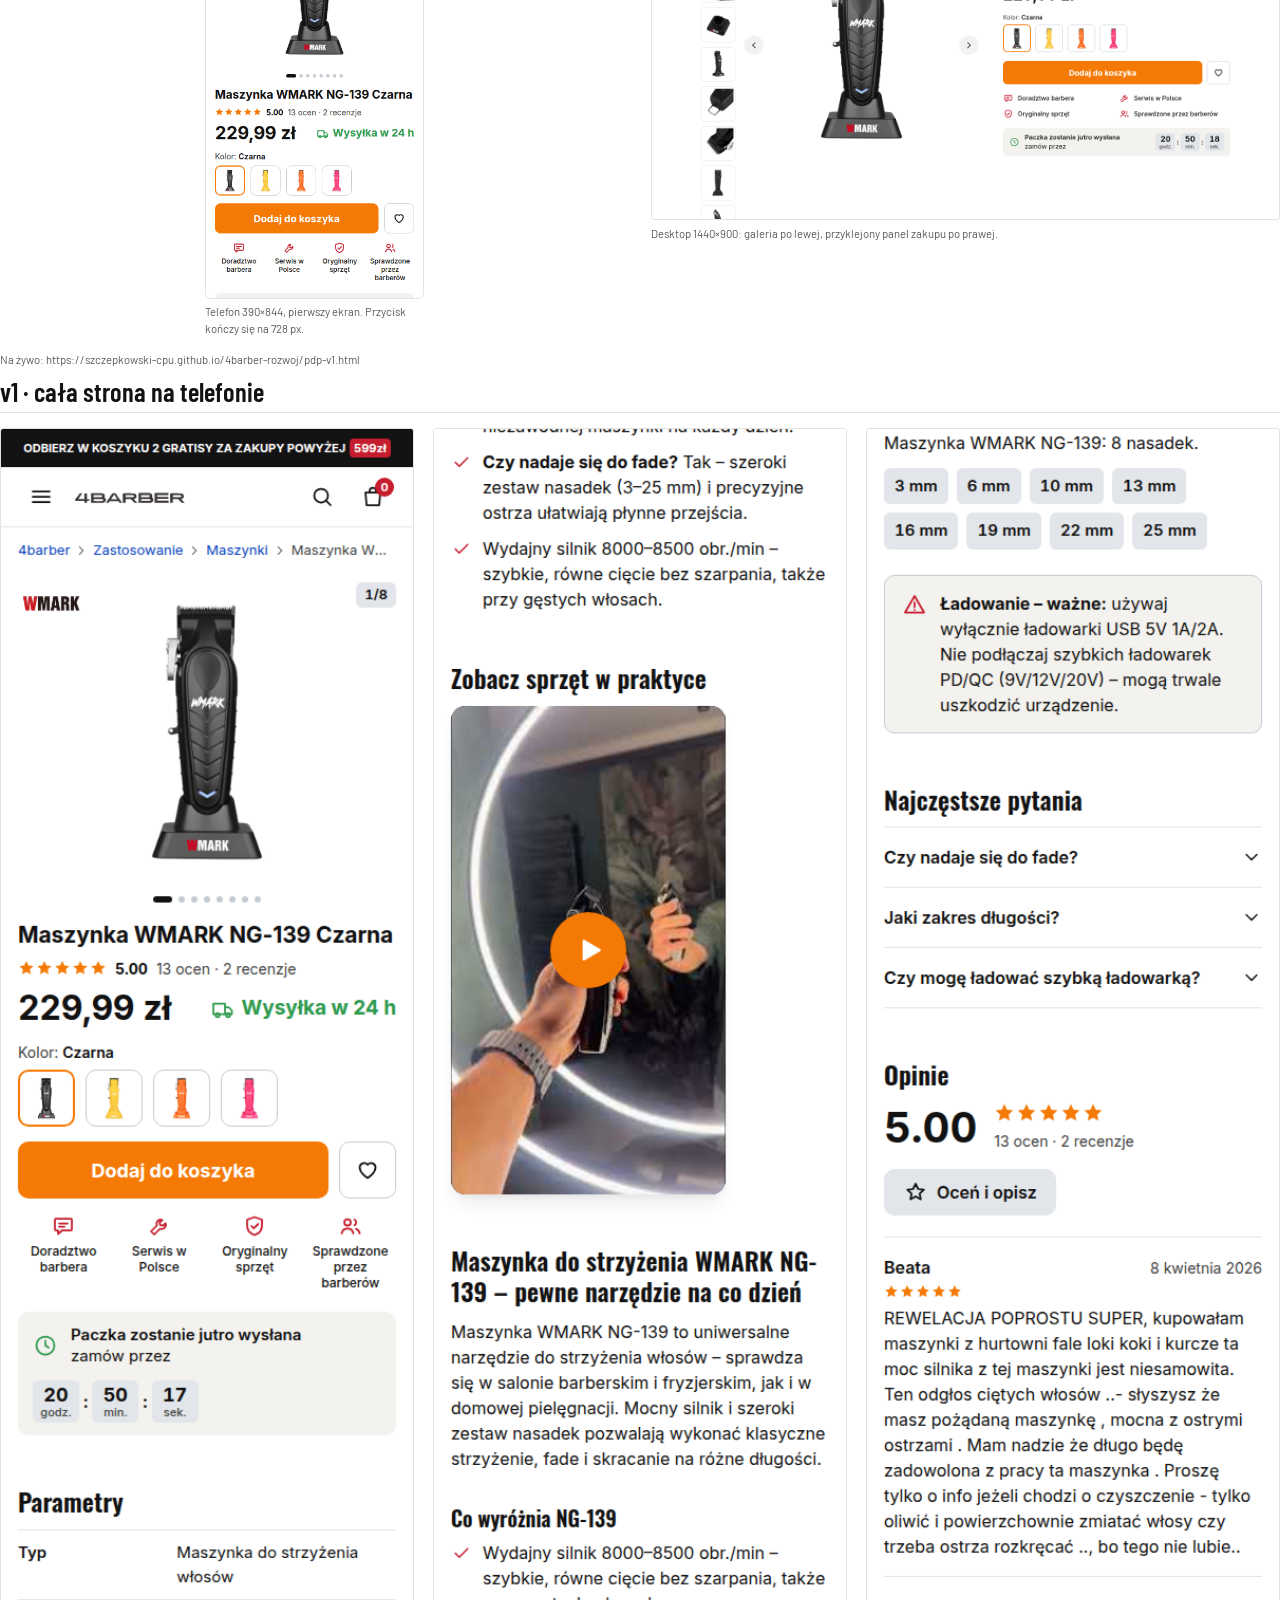
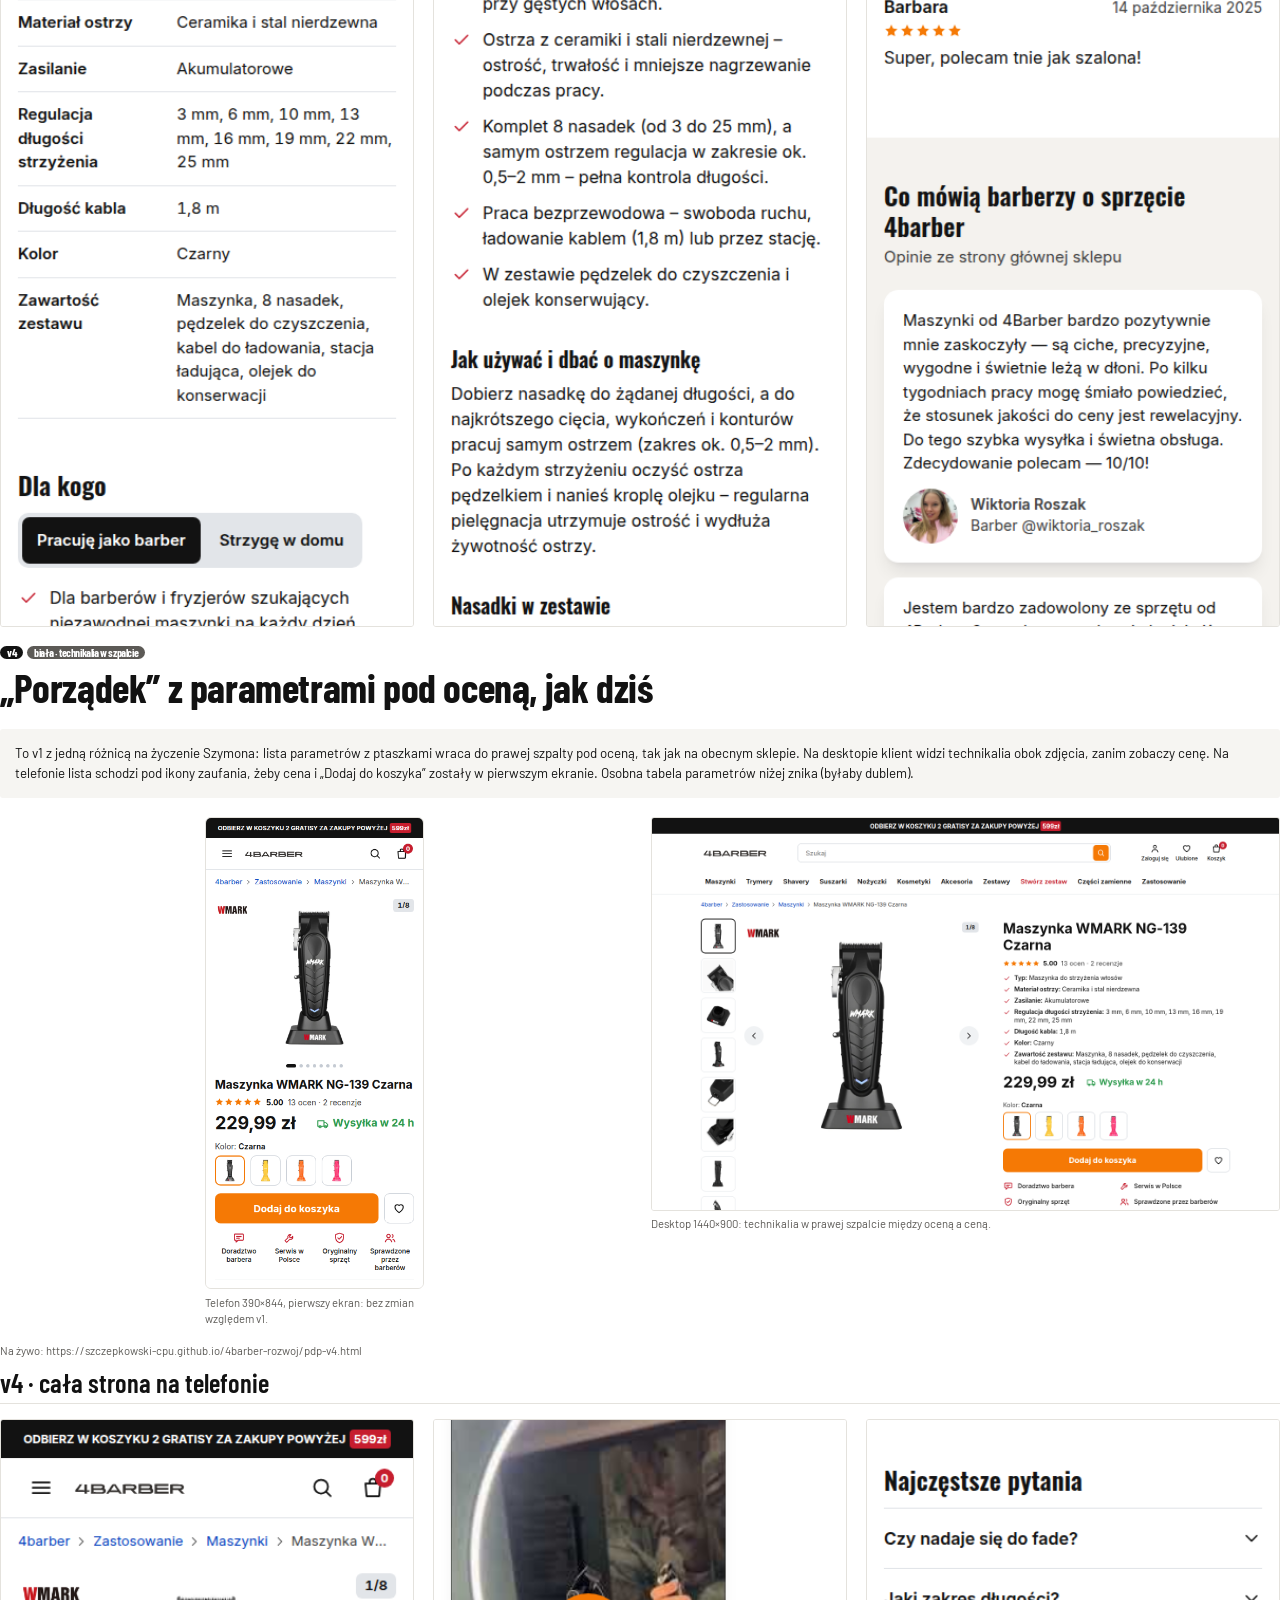
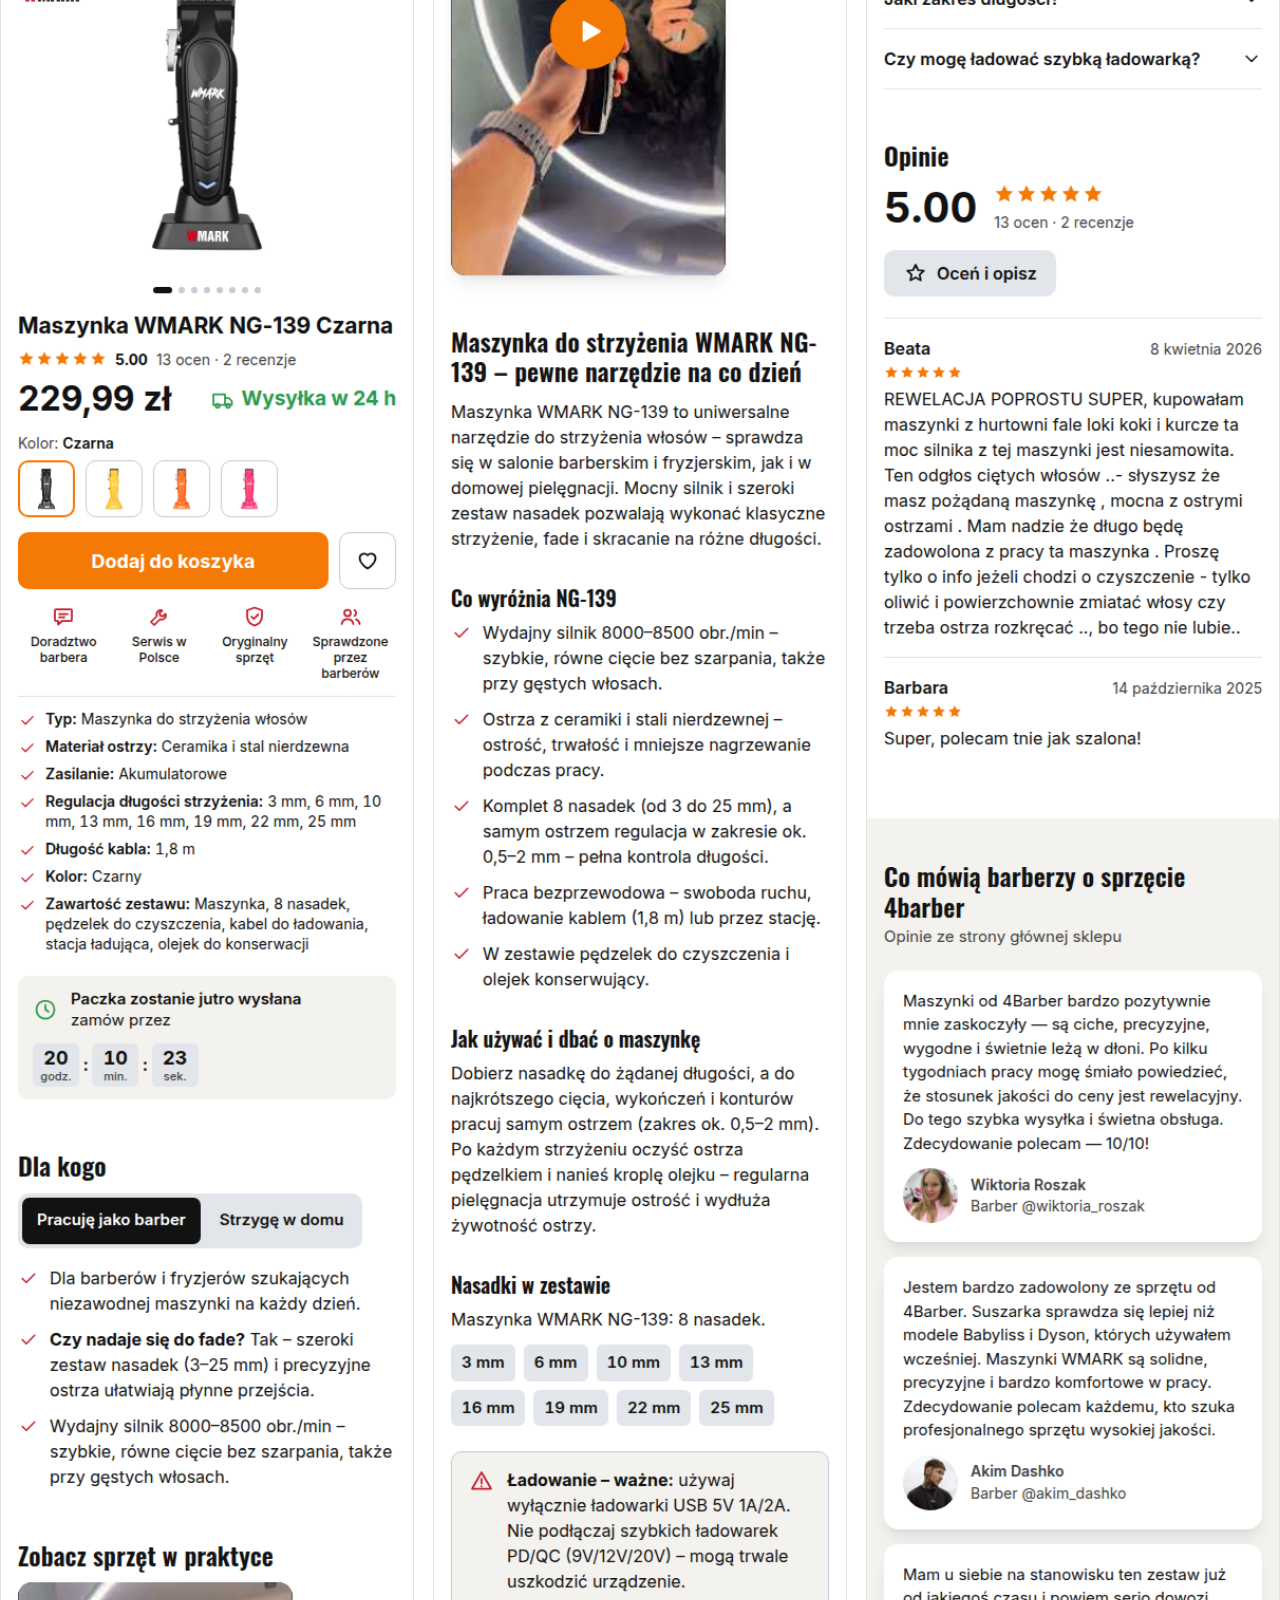
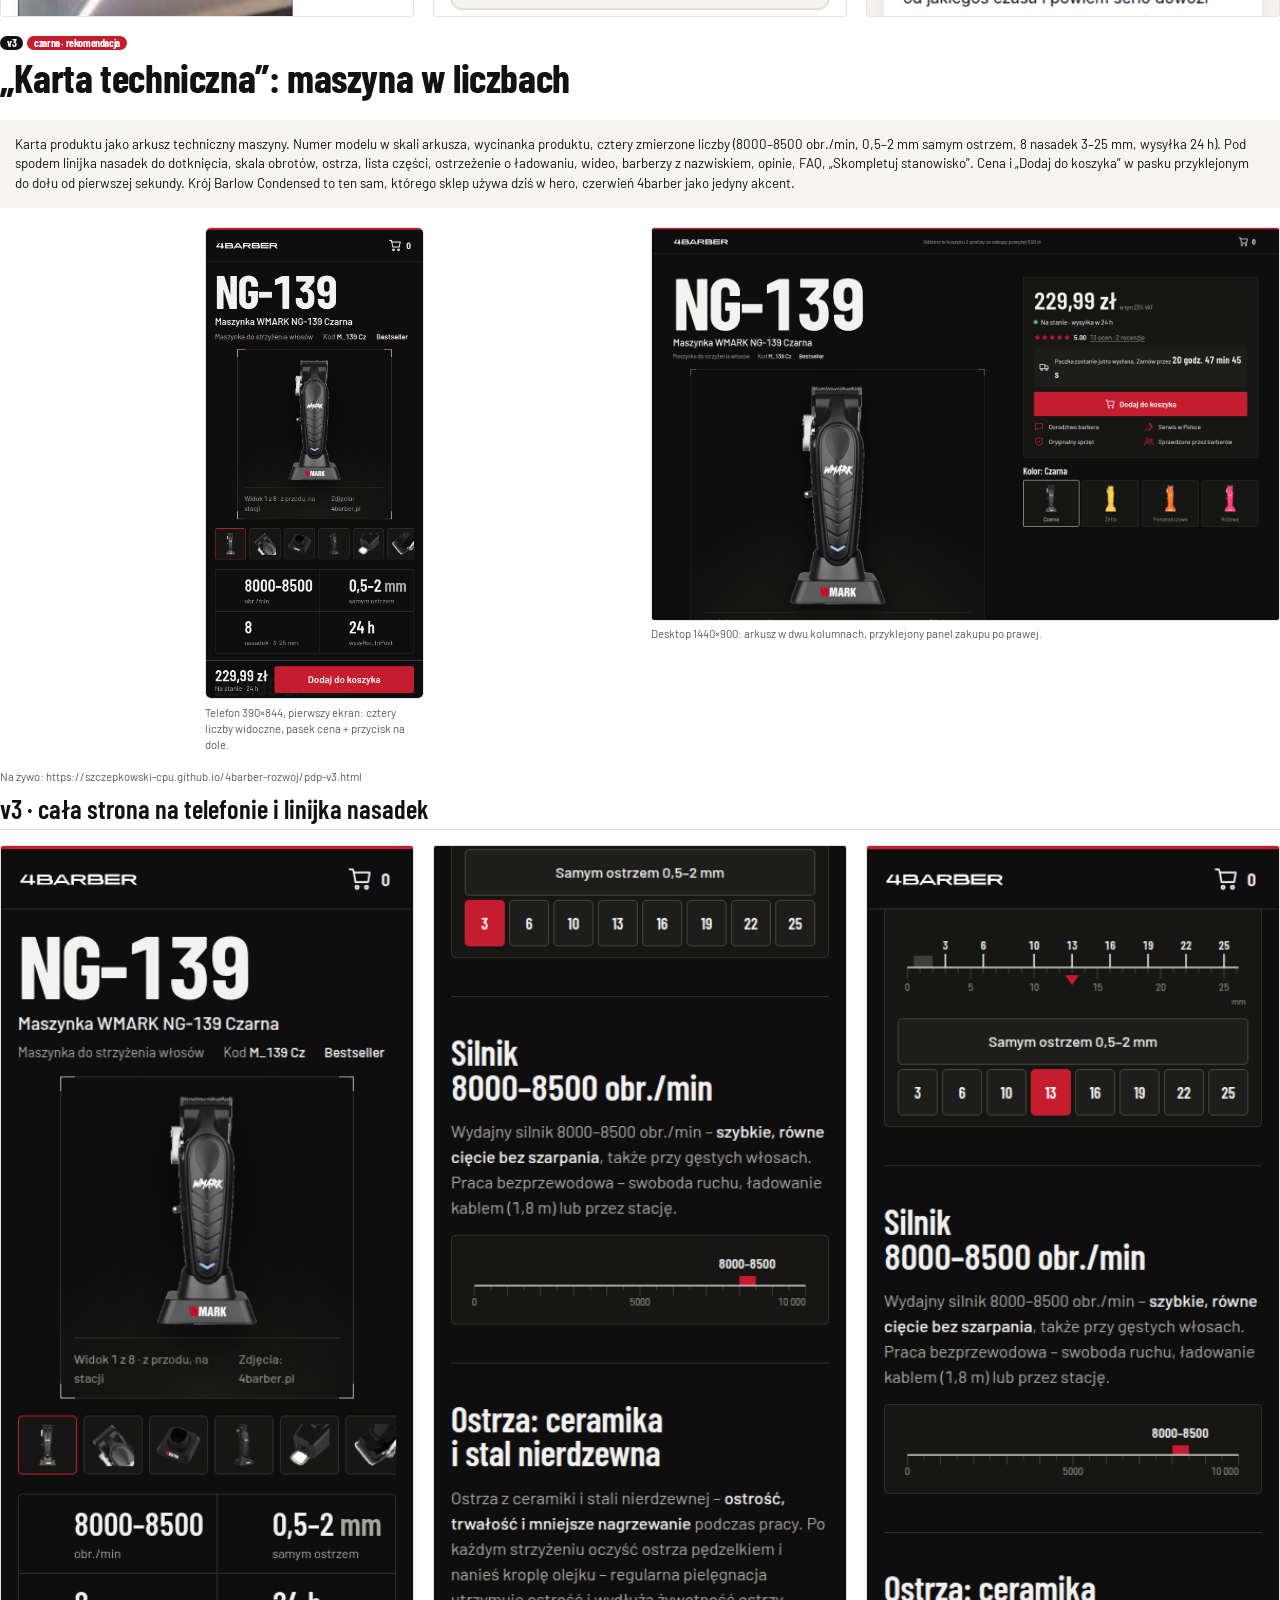
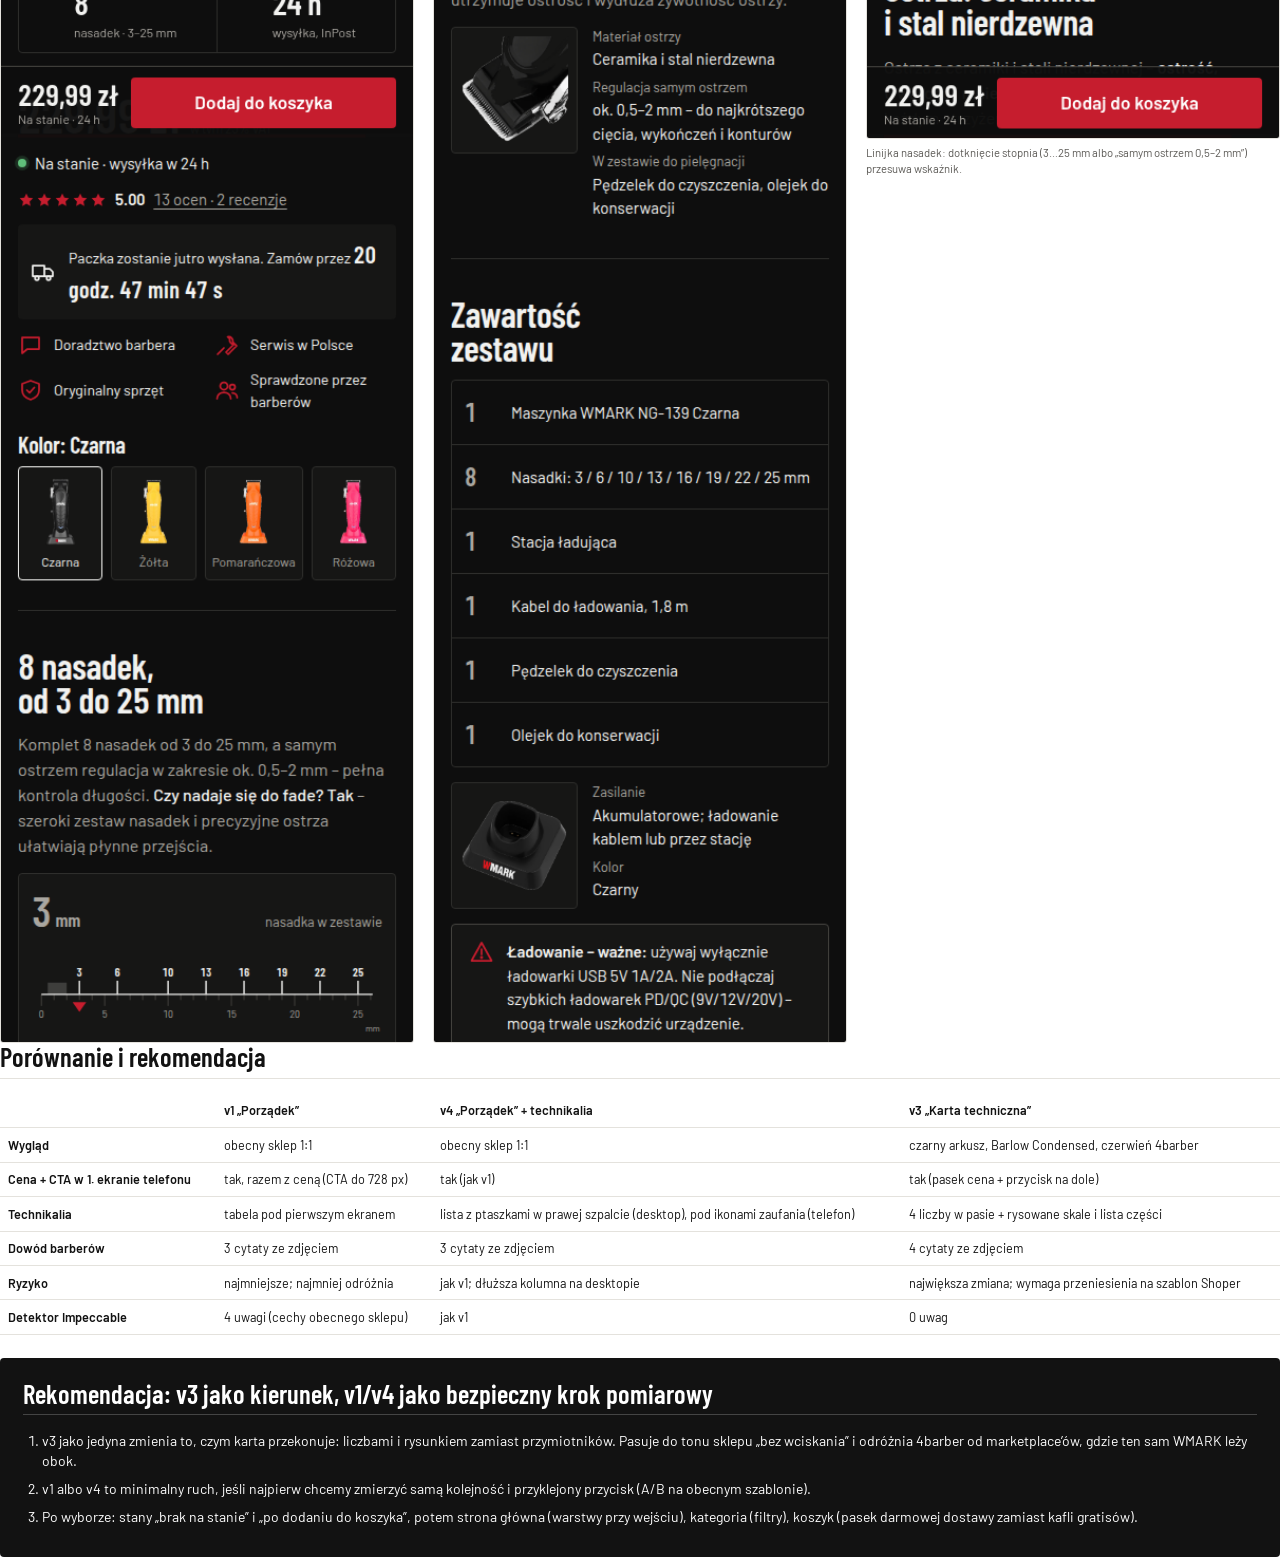
<file: raport-2026-09-27.html>
<!doctype html>
<html lang="pl">
<head>
<meta charset="UTF-8">
<meta name="robots" content="noindex">
<title>4barber — karta produktu: przegląd i propozycje (27.09.2026)</title>
<link href="https://fonts.googleapis.com/css2?family=Barlow:wght@400;500;600&family=Barlow+Condensed:wght@600;700&display=swap" rel="stylesheet">
<style>
/* Raport do druku (A4): przegląd obecnego sklepu + propozycje karty NG-139; renderowany do PDF przez Playwright. */
@page{size:A4;margin:14mm 14mm 16mm}
:root{--ink:#121212;--ink-2:#5C5A56;--line:#E4E2DD;--red:#C61D2E;--panel:#F6F5F2;--green:#1E7B3A}
*{box-sizing:border-box}
html,body{margin:0;color:var(--ink);font:400 10.5pt/1.45 Barlow,system-ui,sans-serif;background:#fff}
h1{font:700 30pt/1 'Barlow Condensed',sans-serif;margin:0 0 6mm;letter-spacing:-.01em}
h2{font:600 20pt/1 'Barlow Condensed',sans-serif;margin:0 0 4mm;padding-bottom:2mm;border-bottom:1px solid var(--line)}
h3{font:600 12pt/1.25 Barlow,sans-serif;margin:0 0 2mm}
p{margin:0 0 2.5mm}
.page{page-break-after:always;break-after:page}
.page:last-child{page-break-after:auto}
.muted{color:var(--ink-2)}
.cover{display:flex;flex-direction:column;justify-content:space-between;min-height:250mm}
.cover .big{font:700 64pt/.9 'Barlow Condensed',sans-serif;letter-spacing:-.02em;margin:30mm 0 8mm}
.cover .sub{font-size:14pt;max-width:120mm}
.cover .meta{font-size:9.5pt;color:var(--ink-2)}
.chip{display:inline-block;font-size:8.5pt;padding:1px 7px;border-radius:99px;background:var(--ink);color:#fff;margin-right:4px;vertical-align:middle}
.chip.red{background:var(--red)}
.chip.gray{background:var(--ink-2)}
.row{display:grid;grid-template-columns:1fr 1fr;gap:6mm;align-items:start}
.row3{display:grid;grid-template-columns:1fr 1fr 1fr;gap:5mm;align-items:start}
figure{margin:0}
figure img{width:100%;height:auto;border:1px solid var(--line);border-radius:3px;display:block}
figcaption{font-size:8.5pt;color:var(--ink-2);margin-top:1.5mm}
.phone{width:58mm;margin:0 auto}
.phone img{border-radius:6px}
ul{margin:0 0 3mm;padding-left:5mm}
li{margin-bottom:1.2mm}
.keep h3{color:var(--green)}.block h3{color:var(--red)}
.facts{display:grid;grid-template-columns:repeat(4,1fr);gap:3mm;margin:4mm 0 6mm}
.facts div{background:var(--panel);border-radius:3px;padding:3mm;font-size:8.5pt}
.facts b{display:block;font:600 18pt/1 'Barlow Condensed',sans-serif;margin-bottom:1mm}
.idea{background:var(--panel);border-radius:3px;padding:4mm;margin:0 0 5mm;font-size:10pt}
.tall{max-height:230mm;overflow:hidden;border:1px solid var(--line);border-radius:3px}
.tall img{width:100%;border:0;border-radius:0}
.reco{background:var(--ink);color:#fff;border-radius:4px;padding:6mm;margin-top:6mm}
.reco h2{color:#fff;border-color:#444}
.reco ol{margin:0;padding-left:5mm}
.reco li{margin-bottom:2mm}
table{width:100%;border-collapse:collapse;font-size:9.5pt}
td,th{text-align:left;padding:2mm 2mm;border-bottom:1px solid var(--line);vertical-align:top}
th{font-weight:600}
.src{font-size:8.5pt;color:var(--ink-2);margin-top:4mm}
</style>
</head>
<body>

<section class="page cover">
  <div>
    <p class="meta">4barber · rozwój obecnego sklepu · 27.09.2026</p>
    <p class="big">Karta produktu:<br>jak jest i trzy propozycje</p>
    <p class="sub">Przegląd żywego 4barber.pl (telefon 390×844 i desktop 1440) oraz propozycje nowej karty na przykładzie bestsellera Maszynka WMARK NG-139 Czarna. Wszystkie liczby ze sklepu z datą odczytu.</p>
  </div>
  <div class="meta">
    <p>Strony na żywo: https://szczepkowski-cpu.github.io/4barber-rozwoj/ · źródło faktów: dane/ng139-2026-09-27.md · żywy sklep oglądany read-only</p>
    <p>Propozycje: v1 „Porządek” (biała), v4 „Porządek” z technikaliami w szpalcie (biała), v3 „Karta techniczna” (czarna, rekomendacja). v2 wycofana z galerii (decyzja: jedna czarna).</p>
  </div>
</section>

<section class="page">
  <h1>Jak jest dziś (27.09.2026, ok. 20:45)</h1>
  <div class="facts">
    <div><b>1 881 px</b>od góry karty do „Dodaj do koszyka” w treści na telefonie; nazwa od 811 px, cena ≈1 280 px</div>
    <div><b>3 warstwy</b>przy wejściu: pasek gratisów, modal cookies, popup „Zgarnij tajną zniżkę”</div>
    <div><b>bez ceny</b>przyklejony przycisk na telefonie jest, ale bez ceny i nazwy</div>
    <div><b>6 300 px</b>długość karty produktu na telefonie; strona główna 8 360 px</div>
  </div>
  <div class="row3">
    <figure><img src="zrzuty/audyt-2026-09-27/m-home-fold.jpg" alt=""><figcaption>Strona główna, telefon: popup zniżki na modalu cookies, hero niewidoczne.</figcaption></figure>
    <figure><img src="zrzuty/audyt-2026-09-27/m-pdp-ng139-fold-clean.jpg" alt=""><figcaption>Karta NG-139, telefon, pierwszy ekran: zdjęcie, licznik i przyklejony przycisk bez ceny. Bez nazwy i ceny.</figcaption></figure>
    <figure><img src="zrzuty/audyt-2026-09-27/m-pdp-after-atc.jpg" alt=""><figcaption>Po dodaniu do koszyka: pasek darmowej dostawy, „Skompletuj zestaw”. Najlepszy ekran sklepu.</figcaption></figure>
  </div>
  <div class="row" style="margin-top:5mm">
    <figure><img src="zrzuty/audyt-2026-09-27/d-pdp-ng139-fold.jpg" alt=""><figcaption>Karta NG-139, desktop 1440×900: cena widoczna, „Dodaj do koszyka” pod krawędzią ekranu.</figcaption></figure>
    <figure><img src="zrzuty/audyt-2026-09-27/d-cart-fold.jpg" alt=""><figcaption>Koszyk, desktop: checkout jednostronicowy, InPost 9,99 zł, „Zamawiam i płacę” od razu widoczne.</figcaption></figure>
  </div>
</section>

<section class="page">
  <h2>Diagnoza: co zostaje, co blokuje sprzedaż</h2>
  <div class="row">
    <div class="keep"><h3>Zostaje</h3><ul>
      <li>Treść karty: parametry, „Co wyróżnia”, „Dla kogo”, FAQ, ostrzeżenie o ładowarce, wideo. To fakty, nie marketing.</li>
      <li>Ocena 5.00 z 13 ocen, licznik „paczka jutro”, „Wysyłka w 24 h”, cztery ikony zaufania (Doradztwo barbera, Serwis w Polsce, Oryginalny sprzęt, Sprawdzone przez barberów).</li>
      <li>Pasek USP na stronie głównej: oficjalny dystrybutor WMARK, serwis door2door, dostawa 24 h i darmowa od 250 zł.</li>
      <li>Modal „Dodano do koszyka” i checkout jednostronicowy z InPost, BLIK, Apple/Google Pay, ratami i PayPo.</li>
      <li>Opinie barberów z nazwiskiem i Instagramem (dziś tylko na stronie głównej).</li>
    </ul></div>
    <div class="block"><h3>Blokuje sprzedaż</h3><ul>
      <li>Nazwa (811 px) i cena (≈1 280 px) poza pierwszym ekranem telefonu; przyklejony przycisk bez ceny, właściwy w treści na 1 881 px. Na desktopie przycisk pod ekranem (1 039 px).</li>
      <li>Kolejność odwrotna do decyzji: 7 wierszy parametrów przed ceną; czerwony „Przejdź do pełnego opisu” konkuruje z pomarańczowym „Dodaj”.</li>
      <li>Warianty kolorów jako 4 wielkie kafle (~700 px) między ceną a przyciskiem.</li>
      <li>Trzy liczby, które sprzedają maszynkę (8000–8500 obr./min, 8 nasadek 3–25 mm, ceramika), ukryte w opisie pod wideo.</li>
      <li>Trzy warstwy przy wejściu; na stronie głównej ~1 000 px tekstu o sklepie przed pierwszą kategorią.</li>
      <li>Wideo bez miniatury (czarny prostokąt do czasu załadowania YouTube). W koszyku brak paska darmowej dostawy, za to 5 szarych kafli gratisów od 599 zł.</li>
    </ul></div>
  </div>
  <p class="src">Wniosek: treść karty jest dobra. Problem to kolejność i odległość do przycisku. Dlatego propozycje zaczynają od karty produktu.</p>
</section>

<section class="page">
  <h1><span class="chip">v1</span><span class="chip gray">biała · ostrożna ewolucja</span><br>„Porządek”: ten sam sklep, nowa kolejność</h1>
  <p class="idea">Wygląd obecnego 4barber.pl 1:1 (Inter, biel, pomarańczowy przycisk, czerwone akcenty). Zmienia się tylko kolejność: nazwa, ocena, cena, „Wysyłka w 24 h”, kolory jako małe próbki i „Dodaj do koszyka” mieszczą się w pierwszym ekranie telefonu. Po przewinięciu przycisk zostaje w przyklejonym pasku. Parametry jako tabela pod spodem, opinie barberów na karcie, wideo z miniaturą.</p>
  <div class="row">
    <figure class="phone"><img src="zrzuty/pdp-v1/m-fold.png" alt=""><figcaption>Telefon 390×844, pierwszy ekran. Przycisk kończy się na 728 px.</figcaption></figure>
    <figure><img src="zrzuty/pdp-v1/d-fold.png" alt=""><figcaption>Desktop 1440×900: galeria po lewej, przyklejony panel zakupu po prawej.</figcaption></figure>
  </div>
  <p class="src">Na żywo: https://szczepkowski-cpu.github.io/4barber-rozwoj/pdp-v1.html</p>
</section>
<section class="page">
  <h2>v1 · cała strona na telefonie</h2>
  <div class="row3">
    <figure><img src="zrzuty/pdp-v1/m-full-p1.png" alt=""></figure>
    <figure><img src="zrzuty/pdp-v1/m-full-p2.png" alt=""></figure>
    <figure><img src="zrzuty/pdp-v1/m-full-p3.png" alt=""></figure>
  </div>
</section>

<section class="page">
  <h1><span class="chip">v4</span><span class="chip gray">biała · technikalia w szpalcie</span><br>„Porządek” z parametrami pod oceną, jak dziś</h1>
  <p class="idea">To v1 z jedną różnicą na życzenie Szymona: lista parametrów z ptaszkami wraca do prawej szpalty pod oceną, tak jak na obecnym sklepie. Na desktopie klient widzi technikalia obok zdjęcia, zanim zobaczy cenę. Na telefonie lista schodzi pod ikony zaufania, żeby cena i „Dodaj do koszyka” zostały w pierwszym ekranie. Osobna tabela parametrów niżej znika (byłaby dublem).</p>
  <div class="row">
    <figure class="phone"><img src="zrzuty/pdp-v4/m-fold.png" alt=""><figcaption>Telefon 390×844, pierwszy ekran: bez zmian względem v1.</figcaption></figure>
    <figure><img src="zrzuty/pdp-v4/d-fold.png" alt=""><figcaption>Desktop 1440×900: technikalia w prawej szpalcie między oceną a ceną.</figcaption></figure>
  </div>
  <p class="src">Na żywo: https://szczepkowski-cpu.github.io/4barber-rozwoj/pdp-v4.html</p>
</section>
<section class="page">
  <h2>v4 · cała strona na telefonie</h2>
  <div class="row3">
    <figure><img src="zrzuty/pdp-v4/m-full-p1.png" alt=""></figure>
    <figure><img src="zrzuty/pdp-v4/m-full-p2.png" alt=""></figure>
    <figure><img src="zrzuty/pdp-v4/m-full-p3.png" alt=""></figure>
  </div>
</section>

<section class="page">
  <h1><span class="chip">v3</span><span class="chip red">czarna · rekomendacja</span><br>„Karta techniczna”: maszyna w liczbach</h1>
  <p class="idea">Karta produktu jako arkusz techniczny maszyny. Numer modelu w skali arkusza, wycinanka produktu, cztery zmierzone liczby (8000–8500 obr./min, 0,5–2 mm samym ostrzem, 8 nasadek 3–25 mm, wysyłka 24 h). Pod spodem linijka nasadek do dotknięcia, skala obrotów, ostrza, lista części, ostrzeżenie o ładowaniu, wideo, barberzy z nazwiskiem, opinie, FAQ, „Skompletuj stanowisko”. Cena i „Dodaj do koszyka” w pasku przyklejonym do dołu od pierwszej sekundy. Krój Barlow Condensed to ten sam, którego sklep używa dziś w hero, czerwień 4barber jako jedyny akcent.</p>
  <div class="row">
    <figure class="phone"><img src="zrzuty/pdp-v3/m-fold.png" alt=""><figcaption>Telefon 390×844, pierwszy ekran: cztery liczby widoczne, pasek cena + przycisk na dole.</figcaption></figure>
    <figure><img src="zrzuty/pdp-v3/d-fold.png" alt=""><figcaption>Desktop 1440×900: arkusz w dwu kolumnach, przyklejony panel zakupu po prawej.</figcaption></figure>
  </div>
  <p class="src">Na żywo: https://szczepkowski-cpu.github.io/4barber-rozwoj/pdp-v3.html</p>
</section>
<section class="page">
  <h2>v3 · cała strona na telefonie i linijka nasadek</h2>
  <div class="row3">
    <figure><img src="zrzuty/pdp-v3/m-full-p1.png" alt=""></figure>
    <figure><img src="zrzuty/pdp-v3/m-full-p2.png" alt=""></figure>
    <figure><img src="zrzuty/pdp-v3/m-ruler.png" alt=""><figcaption>Linijka nasadek: dotknięcie stopnia (3…25 mm albo „samym ostrzem 0,5–2 mm”) przesuwa wskaźnik.</figcaption></figure>
  </div>
</section>

<section class="page">
  <h2>Porównanie i rekomendacja</h2>
  <table>
    <tr><th></th><th>v1 „Porządek”</th><th>v4 „Porządek” + technikalia</th><th>v3 „Karta techniczna”</th></tr>
    <tr><th>Wygląd</th><td>obecny sklep 1:1</td><td>obecny sklep 1:1</td><td>czarny arkusz, Barlow Condensed, czerwień 4barber</td></tr>
    <tr><th>Cena + CTA w 1. ekranie telefonu</th><td>tak, razem z ceną (CTA do 728 px)</td><td>tak (jak v1)</td><td>tak (pasek cena + przycisk na dole)</td></tr>
    <tr><th>Technikalia</th><td>tabela pod pierwszym ekranem</td><td>lista z ptaszkami w prawej szpalcie (desktop), pod ikonami zaufania (telefon)</td><td>4 liczby w pasie + rysowane skale i lista części</td></tr>
    <tr><th>Dowód barberów</th><td>3 cytaty ze zdjęciem</td><td>3 cytaty ze zdjęciem</td><td>4 cytaty ze zdjęciem</td></tr>
    <tr><th>Ryzyko</th><td>najmniejsze; najmniej odróżnia</td><td>jak v1; dłuższa kolumna na desktopie</td><td>największa zmiana; wymaga przeniesienia na szablon Shoper</td></tr>
    <tr><th>Detektor Impeccable</th><td>4 uwagi (cechy obecnego sklepu)</td><td>jak v1</td><td>0 uwag</td></tr>
  </table>
  <div class="reco">
    <h2>Rekomendacja: v3 jako kierunek, v1/v4 jako bezpieczny krok pomiarowy</h2>
    <ol>
      <li>v3 jako jedyna zmienia to, czym karta przekonuje: liczbami i rysunkiem zamiast przymiotników. Pasuje do tonu sklepu „bez wciskania” i odróżnia 4barber od marketplace’ów, gdzie ten sam WMARK leży obok.</li>
      <li>v1 albo v4 to minimalny ruch, jeśli najpierw chcemy zmierzyć samą kolejność i przyklejony przycisk (A/B na obecnym szablonie).</li>
      <li>Po wyborze: stany „brak na stanie” i „po dodaniu do koszyka”, potem strona główna (warstwy przy wejściu), kategoria (filtry), koszyk (pasek darmowej dostawy zamiast kafli gratisów).</li>
    </ol>
  </div>
</section>
</body>
</html>
</file>
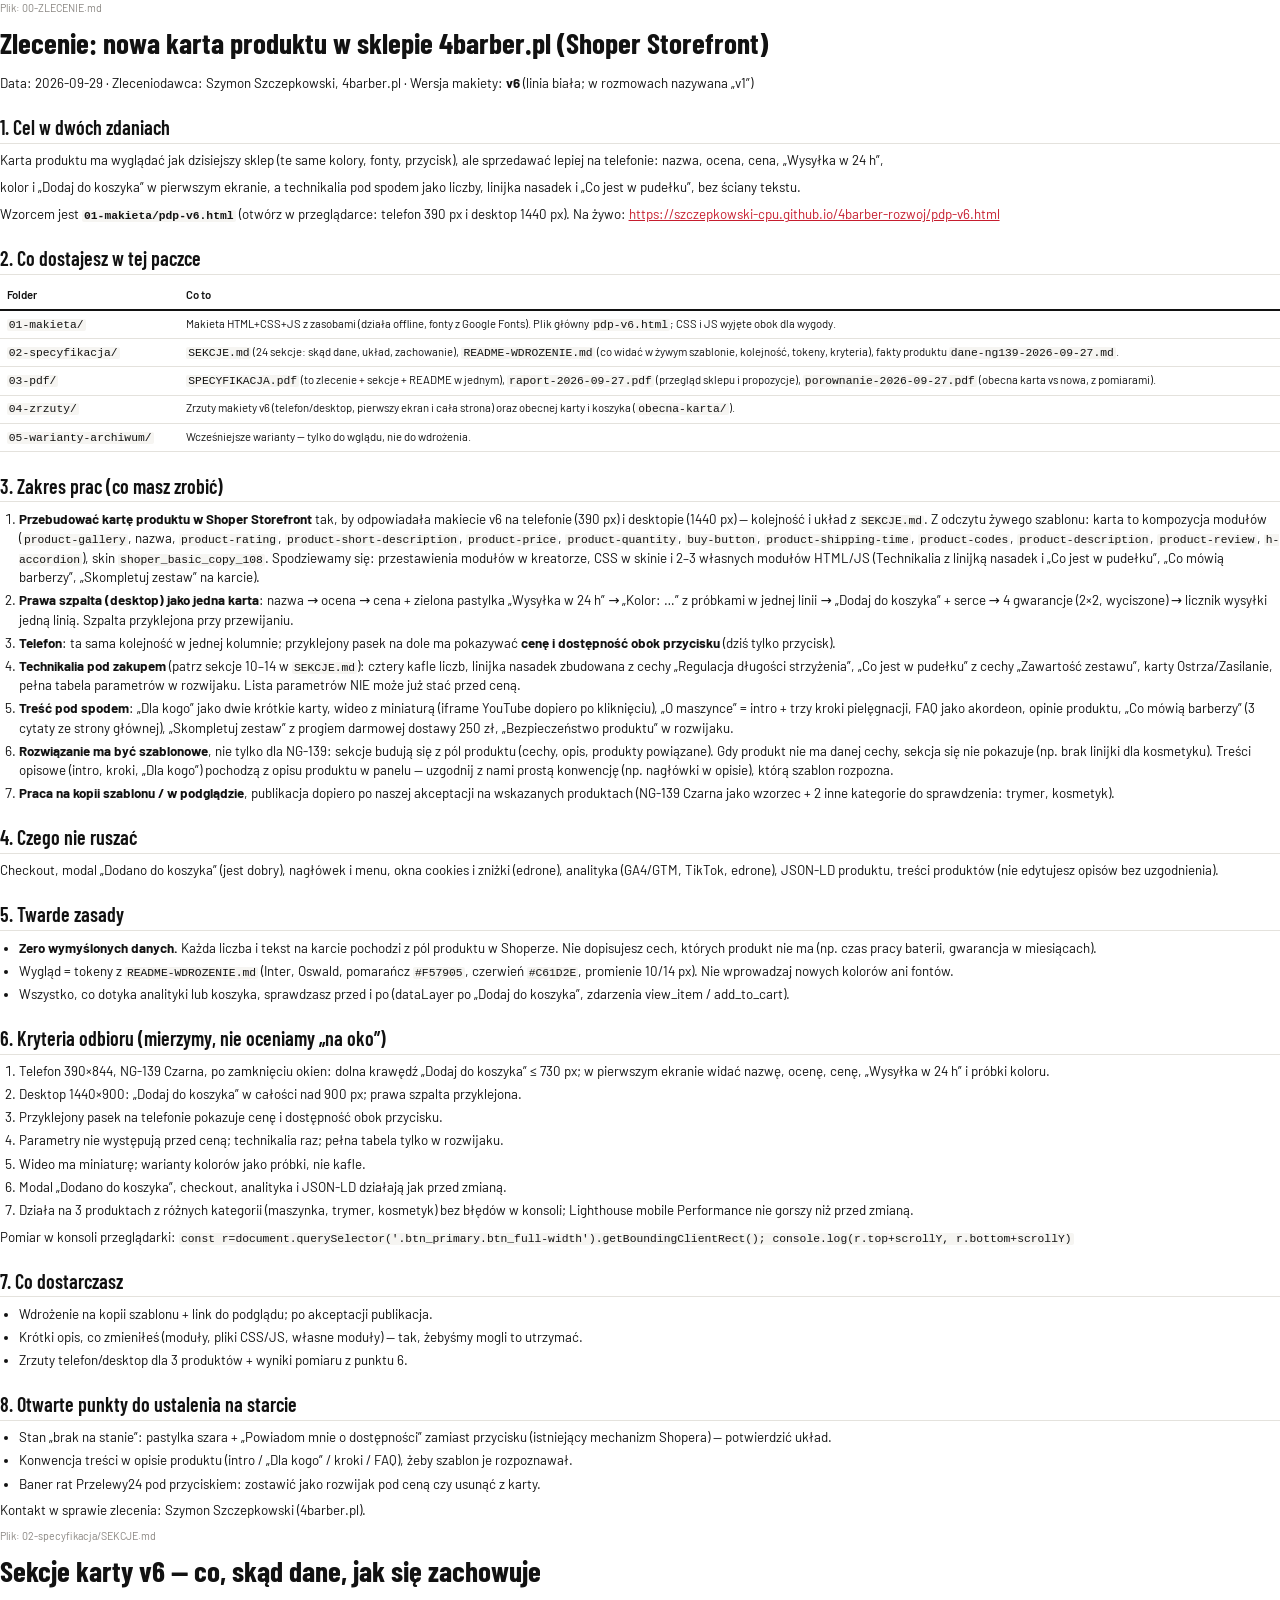
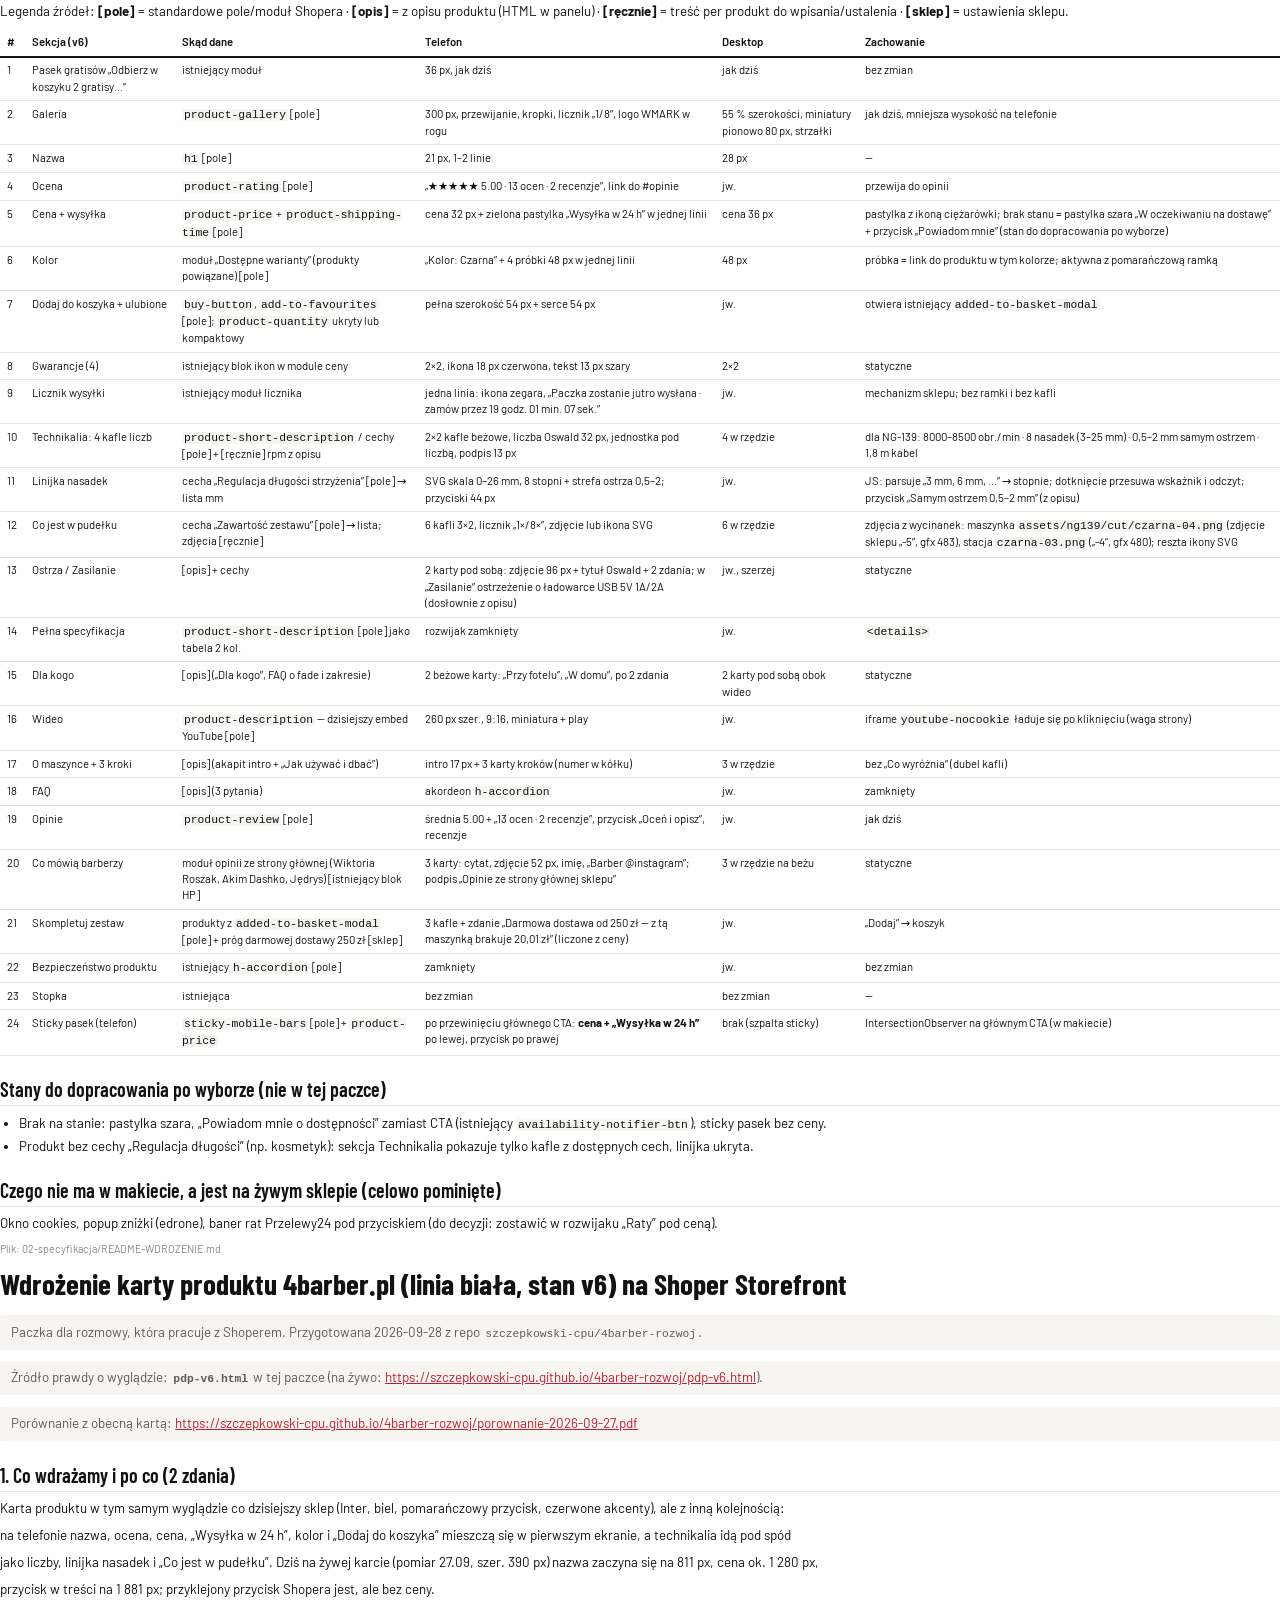
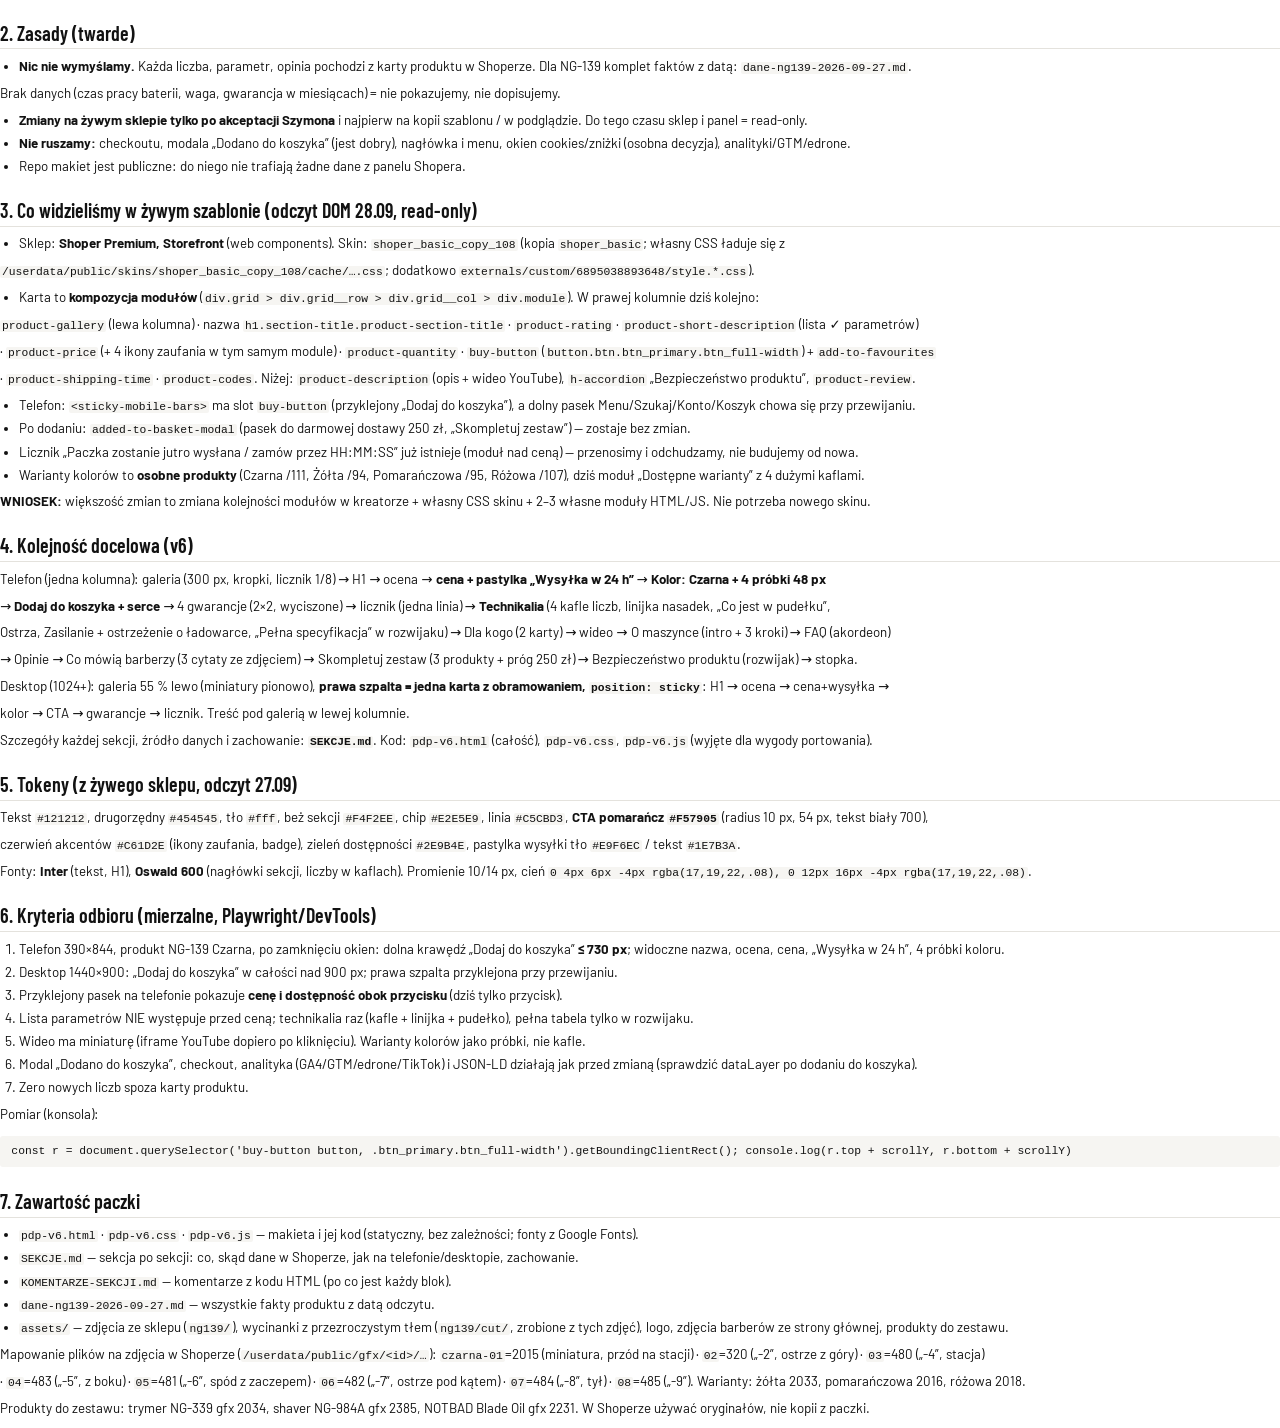
<file: eksport/v1-dla-wykonawcy/03-pdf/SPECYFIKACJA.html>
<!doctype html><html lang="pl"><head><meta charset="UTF-8"><title>4barber — specyfikacja wdrożenia karty produktu (v6)</title>
<link href="https://fonts.googleapis.com/css2?family=Barlow:wght@400;500;600&family=Barlow+Condensed:wght@600;700&display=swap" rel="stylesheet">
<style>
@page{size:A4;margin:14mm 14mm 16mm}
body{margin:0;font:400 10pt/1.45 Barlow,system-ui,sans-serif;color:#121212}
h1{font:700 22pt/1.1 'Barlow Condensed',sans-serif;margin:0 0 4mm}
h2{font:600 15pt/1.15 'Barlow Condensed',sans-serif;margin:6mm 0 2mm;padding-bottom:1mm;border-bottom:1px solid #E4E2DD}
h3{font:600 11pt/1.2 Barlow,sans-serif;margin:4mm 0 1.5mm}
p{margin:0 0 2mm} li{margin-bottom:1mm} ul,ol{margin:0 0 2mm;padding-left:5mm}
table{width:100%;border-collapse:collapse;font-size:8.5pt;margin:2mm 0 3mm} td,th{text-align:left;padding:1.3mm 1.8mm;border-bottom:1px solid #E4E2DD;vertical-align:top} th{font-weight:600;border-bottom:2px solid #121212}
code{font-family:ui-monospace,monospace;font-size:8.5pt;background:#F6F5F2;padding:0 2px;border-radius:2px} pre{background:#F6F5F2;padding:2mm 3mm;font-size:8.5pt;white-space:pre-wrap;border-radius:3px}
blockquote{margin:0 0 3mm;padding:2mm 3mm;background:#F6F5F2;border-radius:3px;color:#5C5A56}
a{color:#C61D2E} .doc{page-break-before:always} .doc:first-child{page-break-before:auto} .src{font-size:8pt;color:#8A8782;margin-bottom:3mm}
</style></head><body><section class="doc"><p class="src">Plik: 00-ZLECENIE.md</p><h1>Zlecenie: nowa karta produktu w sklepie 4barber.pl (Shoper Storefront)</h1>
<p>Data: 2026-09-29 · Zleceniodawca: Szymon Szczepkowski, 4barber.pl · Wersja makiety: <b>v6</b> (linia biała; w rozmowach nazywana „v1”)</p>
<h2>1. Cel w dwóch zdaniach</h2>
<p>Karta produktu ma wyglądać jak dzisiejszy sklep (te same kolory, fonty, przycisk), ale sprzedawać lepiej na telefonie: nazwa, ocena, cena, „Wysyłka w 24 h”,</p>
<p>kolor i „Dodaj do koszyka” w pierwszym ekranie, a technikalia pod spodem jako liczby, linijka nasadek i „Co jest w pudełku”, bez ściany tekstu.</p>
<p>Wzorcem jest <b><code>01-makieta/pdp-v6.html</code></b> (otwórz w przeglądarce: telefon 390 px i desktop 1440 px). Na żywo: <a href="https://szczepkowski-cpu.github.io/4barber-rozwoj/pdp-v6.html">https://szczepkowski-cpu.github.io/4barber-rozwoj/pdp-v6.html</a></p>
<h2>2. Co dostajesz w tej paczce</h2>
<table>
<tr><th>Folder</th><th>Co to</th></tr>
<tr><td><code>01-makieta/</code></td><td>Makieta HTML+CSS+JS z zasobami (działa offline, fonty z Google Fonts). Plik główny <code>pdp-v6.html</code>; CSS i JS wyjęte obok dla wygody.</td></tr>
<tr><td><code>02-specyfikacja/</code></td><td><code>SEKCJE.md</code> (24 sekcje: skąd dane, układ, zachowanie), <code>README-WDROZENIE.md</code> (co widać w żywym szablonie, kolejność, tokeny, kryteria), fakty produktu <code>dane-ng139-2026-09-27.md</code>.</td></tr>
<tr><td><code>03-pdf/</code></td><td><code>SPECYFIKACJA.pdf</code> (to zlecenie + sekcje + README w jednym), <code>raport-2026-09-27.pdf</code> (przegląd sklepu i propozycje), <code>porownanie-2026-09-27.pdf</code> (obecna karta vs nowa, z pomiarami).</td></tr>
<tr><td><code>04-zrzuty/</code></td><td>Zrzuty makiety v6 (telefon/desktop, pierwszy ekran i cała strona) oraz obecnej karty i koszyka (<code>obecna-karta/</code>).</td></tr>
<tr><td><code>05-warianty-archiwum/</code></td><td>Wcześniejsze warianty — tylko do wglądu, nie do wdrożenia.</td></tr>
</table>
<h2>3. Zakres prac (co masz zrobić)</h2>
<ol>
<li><b>Przebudować kartę produktu w Shoper Storefront</b> tak, by odpowiadała makiecie v6 na telefonie (390 px) i desktopie (1440 px) — kolejność i układ z <code>SEKCJE.md</code>. Z odczytu żywego szablonu: karta to kompozycja modułów (<code>product-gallery</code>, nazwa, <code>product-rating</code>, <code>product-short-description</code>, <code>product-price</code>, <code>product-quantity</code>, <code>buy-button</code>, <code>product-shipping-time</code>, <code>product-codes</code>, <code>product-description</code>, <code>product-review</code>, <code>h-accordion</code>), skin <code>shoper_basic_copy_108</code>. Spodziewamy się: przestawienia modułów w kreatorze, CSS w skinie i 2–3 własnych modułów HTML/JS (Technikalia z linijką nasadek i „Co jest w pudełku”, „Co mówią barberzy”, „Skompletuj zestaw” na karcie).</li>
<li><b>Prawa szpalta (desktop) jako jedna karta</b>: nazwa → ocena → cena + zielona pastylka „Wysyłka w 24 h” → „Kolor: …” z próbkami w jednej linii → „Dodaj do koszyka” + serce → 4 gwarancje (2×2, wyciszone) → licznik wysyłki jedną linią. Szpalta przyklejona przy przewijaniu.</li>
<li><b>Telefon</b>: ta sama kolejność w jednej kolumnie; przyklejony pasek na dole ma pokazywać <b>cenę i dostępność obok przycisku</b> (dziś tylko przycisk).</li>
<li><b>Technikalia pod zakupem</b> (patrz sekcje 10–14 w <code>SEKCJE.md</code>): cztery kafle liczb, linijka nasadek zbudowana z cechy „Regulacja długości strzyżenia”, „Co jest w pudełku” z cechy „Zawartość zestawu”, karty Ostrza/Zasilanie, pełna tabela parametrów w rozwijaku. Lista parametrów NIE może już stać przed ceną.</li>
<li><b>Treść pod spodem</b>: „Dla kogo” jako dwie krótkie karty, wideo z miniaturą (iframe YouTube dopiero po kliknięciu), „O maszynce” = intro + trzy kroki pielęgnacji, FAQ jako akordeon, opinie produktu, „Co mówią barberzy” (3 cytaty ze strony głównej), „Skompletuj zestaw” z progiem darmowej dostawy 250 zł, „Bezpieczeństwo produktu” w rozwijaku.</li>
<li><b>Rozwiązanie ma być szablonowe</b>, nie tylko dla NG-139: sekcje budują się z pól produktu (cechy, opis, produkty powiązane). Gdy produkt nie ma danej cechy, sekcja się nie pokazuje (np. brak linijki dla kosmetyku). Treści opisowe (intro, kroki, „Dla kogo”) pochodzą z opisu produktu w panelu — uzgodnij z nami prostą konwencję (np. nagłówki w opisie), którą szablon rozpozna.</li>
<li><b>Praca na kopii szablonu / w podglądzie</b>, publikacja dopiero po naszej akceptacji na wskazanych produktach (NG-139 Czarna jako wzorzec + 2 inne kategorie do sprawdzenia: trymer, kosmetyk).</li>
</ol>
<h2>4. Czego nie ruszać</h2>
<p>Checkout, modal „Dodano do koszyka” (jest dobry), nagłówek i menu, okna cookies i zniżki (edrone), analityka (GA4/GTM, TikTok, edrone), JSON-LD produktu, treści produktów (nie edytujesz opisów bez uzgodnienia).</p>
<h2>5. Twarde zasady</h2>
<ul>
<li><b>Zero wymyślonych danych.</b> Każda liczba i tekst na karcie pochodzi z pól produktu w Shoperze. Nie dopisujesz cech, których produkt nie ma (np. czas pracy baterii, gwarancja w miesiącach).</li>
<li>Wygląd = tokeny z <code>README-WDROZENIE.md</code> (Inter, Oswald, pomarańcz <code>#F57905</code>, czerwień <code>#C61D2E</code>, promienie 10/14 px). Nie wprowadzaj nowych kolorów ani fontów.</li>
<li>Wszystko, co dotyka analityki lub koszyka, sprawdzasz przed i po (dataLayer po „Dodaj do koszyka”, zdarzenia view_item / add_to_cart).</li>
</ul>
<h2>6. Kryteria odbioru (mierzymy, nie oceniamy „na oko”)</h2>
<ol>
<li>Telefon 390×844, NG-139 Czarna, po zamknięciu okien: dolna krawędź „Dodaj do koszyka” ≤ 730 px; w pierwszym ekranie widać nazwę, ocenę, cenę, „Wysyłka w 24 h” i próbki koloru.</li>
<li>Desktop 1440×900: „Dodaj do koszyka” w całości nad 900 px; prawa szpalta przyklejona.</li>
<li>Przyklejony pasek na telefonie pokazuje cenę i dostępność obok przycisku.</li>
<li>Parametry nie występują przed ceną; technikalia raz; pełna tabela tylko w rozwijaku.</li>
<li>Wideo ma miniaturę; warianty kolorów jako próbki, nie kafle.</li>
<li>Modal „Dodano do koszyka”, checkout, analityka i JSON-LD działają jak przed zmianą.</li>
<li>Działa na 3 produktach z różnych kategorii (maszynka, trymer, kosmetyk) bez błędów w konsoli; Lighthouse mobile Performance nie gorszy niż przed zmianą.</li>
</ol>
<p>Pomiar w konsoli przeglądarki: <code>const r=document.querySelector('.btn_primary.btn_full-width').getBoundingClientRect(); console.log(r.top+scrollY, r.bottom+scrollY)</code></p>
<h2>7. Co dostarczasz</h2>
<ul>
<li>Wdrożenie na kopii szablonu + link do podglądu; po akceptacji publikacja.</li>
<li>Krótki opis, co zmieniłeś (moduły, pliki CSS/JS, własne moduły) — tak, żebyśmy mogli to utrzymać.</li>
<li>Zrzuty telefon/desktop dla 3 produktów + wyniki pomiaru z punktu 6.</li>
</ul>
<h2>8. Otwarte punkty do ustalenia na starcie</h2>
<ul>
<li>Stan „brak na stanie”: pastylka szara + „Powiadom mnie o dostępności” zamiast przycisku (istniejący mechanizm Shopera) — potwierdzić układ.</li>
<li>Konwencja treści w opisie produktu (intro / „Dla kogo” / kroki / FAQ), żeby szablon je rozpoznawał.</li>
<li>Baner rat Przelewy24 pod przyciskiem: zostawić jako rozwijak pod ceną czy usunąć z karty.</li>
</ul>
<p>Kontakt w sprawie zlecenia: Szymon Szczepkowski (4barber.pl).</p></section><section class="doc"><p class="src">Plik: 02-specyfikacja/SEKCJE.md</p><h1>Sekcje karty v6 — co, skąd dane, jak się zachowuje</h1>
<p>Legenda źródeł: <b>[pole]</b> = standardowe pole/moduł Shopera · <b>[opis]</b> = z opisu produktu (HTML w panelu) · <b>[ręcznie]</b> = treść per produkt do wpisania/ustalenia · <b>[sklep]</b> = ustawienia sklepu.</p>
<table>
<tr><th>#</th><th>Sekcja (v6)</th><th>Skąd dane</th><th>Telefon</th><th>Desktop</th><th>Zachowanie</th></tr>
<tr><td>1</td><td>Pasek gratisów „Odbierz w koszyku 2 gratisy…”</td><td>istniejący moduł</td><td>36 px, jak dziś</td><td>jak dziś</td><td>bez zmian</td></tr>
<tr><td>2</td><td>Galeria</td><td><code>product-gallery</code> [pole]</td><td>300 px, przewijanie, kropki, licznik „1/8”, logo WMARK w rogu</td><td>55 % szerokości, miniatury pionowo 80 px, strzałki</td><td>jak dziś, mniejsza wysokość na telefonie</td></tr>
<tr><td>3</td><td>Nazwa</td><td><code>h1</code> [pole]</td><td>21 px, 1–2 linie</td><td>28 px</td><td>—</td></tr>
<tr><td>4</td><td>Ocena</td><td><code>product-rating</code> [pole]</td><td>„★★★★★ 5.00 · 13 ocen · 2 recenzje”, link do #opinie</td><td>jw.</td><td>przewija do opinii</td></tr>
<tr><td>5</td><td>Cena + wysyłka</td><td><code>product-price</code> + <code>product-shipping-time</code> [pole]</td><td>cena 32 px + zielona pastylka „Wysyłka w 24 h” w jednej linii</td><td>cena 36 px</td><td>pastylka z ikoną ciężarówki; brak stanu = pastylka szara „W oczekiwaniu na dostawę” + przycisk „Powiadom mnie” (stan do dopracowania po wyborze)</td></tr>
<tr><td>6</td><td>Kolor</td><td>moduł „Dostępne warianty” (produkty powiązane) [pole]</td><td>„Kolor: Czarna” + 4 próbki 48 px w jednej linii</td><td>48 px</td><td>próbka = link do produktu w tym kolorze; aktywna z pomarańczową ramką</td></tr>
<tr><td>7</td><td>Dodaj do koszyka + ulubione</td><td><code>buy-button</code>, <code>add-to-favourites</code> [pole]; <code>product-quantity</code> ukryty lub kompaktowy</td><td>pełna szerokość 54 px + serce 54 px</td><td>jw.</td><td>otwiera istniejący <code>added-to-basket-modal</code></td></tr>
<tr><td>8</td><td>Gwarancje (4)</td><td>istniejący blok ikon w module ceny</td><td>2×2, ikona 18 px czerwona, tekst 13 px szary</td><td>2×2</td><td>statyczne</td></tr>
<tr><td>9</td><td>Licznik wysyłki</td><td>istniejący moduł licznika</td><td>jedna linia: ikona zegara, „Paczka zostanie jutro wysłana · zamów przez 19 godz. 01 min. 07 sek.”</td><td>jw.</td><td>mechanizm sklepu; bez ramki i bez kafli</td></tr>
<tr><td>10</td><td>Technikalia: 4 kafle liczb</td><td><code>product-short-description</code> / cechy [pole] + [ręcznie] rpm z opisu</td><td>2×2 kafle beżowe, liczba Oswald 32 px, jednostka pod liczbą, podpis 13 px</td><td>4 w rzędzie</td><td>dla NG-139: 8000–8500 obr./min · 8 nasadek (3–25 mm) · 0,5–2 mm samym ostrzem · 1,8 m kabel</td></tr>
<tr><td>11</td><td>Linijka nasadek</td><td>cecha „Regulacja długości strzyżenia” [pole] → lista mm</td><td>SVG skala 0–26 mm, 8 stopni + strefa ostrza 0,5–2; przyciski 44 px</td><td>jw.</td><td>JS: parsuje „3 mm, 6 mm, …” → stopnie; dotknięcie przesuwa wskaźnik i odczyt; przycisk „Samym ostrzem 0,5–2 mm” (z opisu)</td></tr>
<tr><td>12</td><td>Co jest w pudełku</td><td>cecha „Zawartość zestawu” [pole] → lista; zdjęcia [ręcznie]</td><td>6 kafli 3×2, licznik „1×/8×”, zdjęcie lub ikona SVG</td><td>6 w rzędzie</td><td>zdjęcia z wycinanek: maszynka <code>assets/ng139/cut/czarna-04.png</code> (zdjęcie sklepu „-5”, gfx 483), stacja <code>czarna-03.png</code> („-4”, gfx 480); reszta ikony SVG</td></tr>
<tr><td>13</td><td>Ostrza / Zasilanie</td><td>[opis] + cechy</td><td>2 karty pod sobą: zdjęcie 96 px + tytuł Oswald + 2 zdania; w „Zasilanie” ostrzeżenie o ładowarce USB 5V 1A/2A (dosłownie z opisu)</td><td>jw., szerzej</td><td>statyczne</td></tr>
<tr><td>14</td><td>Pełna specyfikacja</td><td><code>product-short-description</code> [pole] jako tabela 2 kol.</td><td>rozwijak zamknięty</td><td>jw.</td><td><code>&lt;details&gt;</code></td></tr>
<tr><td>15</td><td>Dla kogo</td><td>[opis] („Dla kogo”, FAQ o fade i zakresie)</td><td>2 beżowe karty: „Przy fotelu”, „W domu”, po 2 zdania</td><td>2 karty pod sobą obok wideo</td><td>statyczne</td></tr>
<tr><td>16</td><td>Wideo</td><td><code>product-description</code> — dzisiejszy embed YouTube [pole]</td><td>260 px szer., 9:16, miniatura + play</td><td>jw.</td><td>iframe <code>youtube-nocookie</code> ładuje się po kliknięciu (waga strony)</td></tr>
<tr><td>17</td><td>O maszynce + 3 kroki</td><td>[opis] (akapit intro + „Jak używać i dbać”)</td><td>intro 17 px + 3 karty kroków (numer w kółku)</td><td>3 w rzędzie</td><td>bez „Co wyróżnia” (dubel kafli)</td></tr>
<tr><td>18</td><td>FAQ</td><td>[opis] (3 pytania)</td><td>akordeon <code>h-accordion</code></td><td>jw.</td><td>zamknięty</td></tr>
<tr><td>19</td><td>Opinie</td><td><code>product-review</code> [pole]</td><td>średnia 5.00 + „13 ocen · 2 recenzje”, przycisk „Oceń i opisz”, recenzje</td><td>jw.</td><td>jak dziś</td></tr>
<tr><td>20</td><td>Co mówią barberzy</td><td>moduł opinii ze strony głównej (Wiktoria Roszak, Akim Dashko, Jędrys) [istniejący blok HP]</td><td>3 karty: cytat, zdjęcie 52 px, imię, „Barber @instagram”; podpis „Opinie ze strony głównej sklepu”</td><td>3 w rzędzie na beżu</td><td>statyczne</td></tr>
<tr><td>21</td><td>Skompletuj zestaw</td><td>produkty z <code>added-to-basket-modal</code> [pole] + próg darmowej dostawy 250 zł [sklep]</td><td>3 kafle + zdanie „Darmowa dostawa od 250 zł — z tą maszynką brakuje 20,01 zł” (liczone z ceny)</td><td>jw.</td><td>„Dodaj” → koszyk</td></tr>
<tr><td>22</td><td>Bezpieczeństwo produktu</td><td>istniejący <code>h-accordion</code> [pole]</td><td>zamknięty</td><td>jw.</td><td>bez zmian</td></tr>
<tr><td>23</td><td>Stopka</td><td>istniejąca</td><td>bez zmian</td><td>bez zmian</td><td>—</td></tr>
<tr><td>24</td><td>Sticky pasek (telefon)</td><td><code>sticky-mobile-bars</code> [pole] + <code>product-price</code></td><td>po przewinięciu głównego CTA: <b>cena + „Wysyłka w 24 h”</b> po lewej, przycisk po prawej</td><td>brak (szpalta sticky)</td><td>IntersectionObserver na głównym CTA (w makiecie)</td></tr>
</table>
<h2>Stany do dopracowania po wyborze (nie w tej paczce)</h2>
<ul>
<li>Brak na stanie: pastylka szara, „Powiadom mnie o dostępności” zamiast CTA (istniejący <code>availability-notifier-btn</code>), sticky pasek bez ceny.</li>
<li>Produkt bez cechy „Regulacja długości” (np. kosmetyk): sekcja Technikalia pokazuje tylko kafle z dostępnych cech, linijka ukryta.</li>
</ul>
<h2>Czego nie ma w makiecie, a jest na żywym sklepie (celowo pominięte)</h2>
<p>Okno cookies, popup zniżki (edrone), baner rat Przelewy24 pod przyciskiem (do decyzji: zostawić w rozwijaku „Raty” pod ceną).</p></section><section class="doc"><p class="src">Plik: 02-specyfikacja/README-WDROZENIE.md</p><h1>Wdrożenie karty produktu 4barber.pl (linia biała, stan v6) na Shoper Storefront</h1>
<blockquote>Paczka dla rozmowy, która pracuje z Shoperem. Przygotowana 2026-09-28 z repo <code>szczepkowski-cpu/4barber-rozwoj</code>.</blockquote>
<blockquote>Źródło prawdy o wyglądzie: <b><code>pdp-v6.html</code></b> w tej paczce (na żywo: <a href="https://szczepkowski-cpu.github.io/4barber-rozwoj/pdp-v6.html">https://szczepkowski-cpu.github.io/4barber-rozwoj/pdp-v6.html</a>).</blockquote>
<blockquote>Porównanie z obecną kartą: <a href="https://szczepkowski-cpu.github.io/4barber-rozwoj/porownanie-2026-09-27.pdf">https://szczepkowski-cpu.github.io/4barber-rozwoj/porownanie-2026-09-27.pdf</a></blockquote>
<h2>1. Co wdrażamy i po co (2 zdania)</h2>
<p>Karta produktu w tym samym wyglądzie co dzisiejszy sklep (Inter, biel, pomarańczowy przycisk, czerwone akcenty), ale z inną kolejnością:</p>
<p>na telefonie nazwa, ocena, cena, „Wysyłka w 24 h”, kolor i „Dodaj do koszyka” mieszczą się w pierwszym ekranie, a technikalia idą pod spód</p>
<p>jako liczby, linijka nasadek i „Co jest w pudełku”. Dziś na żywej karcie (pomiar 27.09, szer. 390 px) nazwa zaczyna się na 811 px, cena ok. 1 280 px,</p>
<p>przycisk w treści na 1 881 px; przyklejony przycisk Shopera jest, ale bez ceny.</p>
<h2>2. Zasady (twarde)</h2>
<ul>
<li><b>Nic nie wymyślamy.</b> Każda liczba, parametr, opinia pochodzi z karty produktu w Shoperze. Dla NG-139 komplet faktów z datą: <code>dane-ng139-2026-09-27.md</code>.</li>
</ul>
<p>  Brak danych (czas pracy baterii, waga, gwarancja w miesiącach) = nie pokazujemy, nie dopisujemy.</p>
<ul>
<li><b>Zmiany na żywym sklepie tylko po akceptacji Szymona</b> i najpierw na kopii szablonu / w podglądzie. Do tego czasu sklep i panel = read-only.</li>
<li><b>Nie ruszamy:</b> checkoutu, modala „Dodano do koszyka” (jest dobry), nagłówka i menu, okien cookies/zniżki (osobna decyzja), analityki/GTM/edrone.</li>
<li>Repo makiet jest publiczne: do niego nie trafiają żadne dane z panelu Shopera.</li>
</ul>
<h2>3. Co widzieliśmy w żywym szablonie (odczyt DOM 28.09, read-only)</h2>
<ul>
<li>Sklep: <b>Shoper Premium, Storefront</b> (web components). Skin: <code>shoper_basic_copy_108</code> (kopia <code>shoper_basic</code>; własny CSS ładuje się z</li>
</ul>
<p>  <code>/userdata/public/skins/shoper_basic_copy_108/cache/….css</code>; dodatkowo <code>externals/custom/6895038893648/style.*.css</code>).</p>
<ul>
<li>Karta to <b>kompozycja modułów</b> (<code>div.grid &gt; div.grid__row &gt; div.grid__col &gt; div.module</code>). W prawej kolumnie dziś kolejno:</li>
</ul>
<p>  <code>product-gallery</code> (lewa kolumna) · nazwa <code>h1.section-title.product-section-title</code> · <code>product-rating</code> · <code>product-short-description</code> (lista ✓ parametrów)</p>
<p>  · <code>product-price</code> (+ 4 ikony zaufania w tym samym module) · <code>product-quantity</code> · <code>buy-button</code> (<code>button.btn.btn_primary.btn_full-width</code>) + <code>add-to-favourites</code></p>
<p>  · <code>product-shipping-time</code> · <code>product-codes</code>. Niżej: <code>product-description</code> (opis + wideo YouTube), <code>h-accordion</code> „Bezpieczeństwo produktu”, <code>product-review</code>.</p>
<ul>
<li>Telefon: <code>&lt;sticky-mobile-bars&gt;</code> ma slot <code>buy-button</code> (przyklejony „Dodaj do koszyka”), a dolny pasek Menu/Szukaj/Konto/Koszyk chowa się przy przewijaniu.</li>
<li>Po dodaniu: <code>added-to-basket-modal</code> (pasek do darmowej dostawy 250 zł, „Skompletuj zestaw”) — zostaje bez zmian.</li>
<li>Licznik „Paczka zostanie jutro wysłana / zamów przez HH:MM:SS” już istnieje (moduł nad ceną) — przenosimy i odchudzamy, nie budujemy od nowa.</li>
<li>Warianty kolorów to <b>osobne produkty</b> (Czarna /111, Żółta /94, Pomarańczowa /95, Różowa /107), dziś moduł „Dostępne warianty” z 4 dużymi kaflami.</li>
</ul>
<p><b>WNIOSEK:</b> większość zmian to zmiana kolejności modułów w kreatorze + własny CSS skinu + 2–3 własne moduły HTML/JS. Nie potrzeba nowego skinu.</p>
<h2>4. Kolejność docelowa (v6)</h2>
<p>Telefon (jedna kolumna): galeria (300 px, kropki, licznik 1/8) → H1 → ocena → <b>cena + pastylka „Wysyłka w 24 h”</b> → <b>Kolor: Czarna + 4 próbki 48 px</b></p>
<p>→ <b>Dodaj do koszyka + serce</b> → 4 gwarancje (2×2, wyciszone) → licznik (jedna linia) → <b>Technikalia</b> (4 kafle liczb, linijka nasadek, „Co jest w pudełku”,</p>
<p>Ostrza, Zasilanie + ostrzeżenie o ładowarce, „Pełna specyfikacja” w rozwijaku) → Dla kogo (2 karty) → wideo → O maszynce (intro + 3 kroki) → FAQ (akordeon)</p>
<p>→ Opinie → Co mówią barberzy (3 cytaty ze zdjęciem) → Skompletuj zestaw (3 produkty + próg 250 zł) → Bezpieczeństwo produktu (rozwijak) → stopka.</p>
<p>Desktop (1024+): galeria 55 % lewo (miniatury pionowo), <b>prawa szpalta = jedna karta z obramowaniem, <code>position: sticky</code></b>: H1 → ocena → cena+wysyłka →</p>
<p>kolor → CTA → gwarancje → licznik. Treść pod galerią w lewej kolumnie.</p>
<p>Szczegóły każdej sekcji, źródło danych i zachowanie: <b><code>SEKCJE.md</code></b>. Kod: <code>pdp-v6.html</code> (całość), <code>pdp-v6.css</code>, <code>pdp-v6.js</code> (wyjęte dla wygody portowania).</p>
<h2>5. Tokeny (z żywego sklepu, odczyt 27.09)</h2>
<p>Tekst <code>#121212</code>, drugorzędny <code>#454545</code>, tło <code>#fff</code>, beż sekcji <code>#F4F2EE</code>, chip <code>#E2E5E9</code>, linia <code>#C5CBD3</code>, <b>CTA pomarańcz <code>#F57905</code></b> (radius 10 px, 54 px, tekst biały 700),</p>
<p>czerwień akcentów <code>#C61D2E</code> (ikony zaufania, badge), zieleń dostępności <code>#2E9B4E</code>, pastylka wysyłki tło <code>#E9F6EC</code> / tekst <code>#1E7B3A</code>.</p>
<p>Fonty: <b>Inter</b> (tekst, H1), <b>Oswald 600</b> (nagłówki sekcji, liczby w kaflach). Promienie 10/14 px, cień <code>0 4px 6px -4px rgba(17,19,22,.08), 0 12px 16px -4px rgba(17,19,22,.08)</code>.</p>
<h2>6. Kryteria odbioru (mierzalne, Playwright/DevTools)</h2>
<ol>
<li>Telefon 390×844, produkt NG-139 Czarna, po zamknięciu okien: dolna krawędź „Dodaj do koszyka” <b>≤ 730 px</b>; widoczne nazwa, ocena, cena, „Wysyłka w 24 h”, 4 próbki koloru.</li>
<li>Desktop 1440×900: „Dodaj do koszyka” w całości nad 900 px; prawa szpalta przyklejona przy przewijaniu.</li>
<li>Przyklejony pasek na telefonie pokazuje <b>cenę i dostępność obok przycisku</b> (dziś tylko przycisk).</li>
<li>Lista parametrów NIE występuje przed ceną; technikalia raz (kafle + linijka + pudełko), pełna tabela tylko w rozwijaku.</li>
<li>Wideo ma miniaturę (iframe YouTube dopiero po kliknięciu). Warianty kolorów jako próbki, nie kafle.</li>
<li>Modal „Dodano do koszyka”, checkout, analityka (GA4/GTM/edrone/TikTok) i JSON-LD działają jak przed zmianą (sprawdzić dataLayer po dodaniu do koszyka).</li>
<li>Zero nowych liczb spoza karty produktu.</li>
</ol>
<p>Pomiar (konsola):</p>
<pre>
const r = document.querySelector(&#x27;buy-button button, .btn_primary.btn_full-width&#x27;).getBoundingClientRect(); console.log(r.top + scrollY, r.bottom + scrollY)
</pre>
<h2>7. Zawartość paczki</h2>
<ul>
<li><code>pdp-v6.html</code> · <code>pdp-v6.css</code> · <code>pdp-v6.js</code> — makieta i jej kod (statyczny, bez zależności; fonty z Google Fonts).</li>
<li><code>SEKCJE.md</code> — sekcja po sekcji: co, skąd dane w Shoperze, jak na telefonie/desktopie, zachowanie.</li>
<li><code>KOMENTARZE-SEKCJI.md</code> — komentarze z kodu HTML (po co jest każdy blok).</li>
<li><code>dane-ng139-2026-09-27.md</code> — wszystkie fakty produktu z datą odczytu.</li>
<li><code>assets/</code> — zdjęcia ze sklepu (<code>ng139/</code>), wycinanki z przezroczystym tłem (<code>ng139/cut/</code>, zrobione z tych zdjęć), logo, zdjęcia barberów ze strony głównej, produkty do zestawu.</li>
</ul>
<p>  Mapowanie plików na zdjęcia w Shoperze (<code>/userdata/public/gfx/&lt;id&gt;/…</code>): <code>czarna-01</code>=2015 (miniatura, przód na stacji) · <code>02</code>=320 („-2”, ostrze z góry) · <code>03</code>=480 („-4”, stacja)</p>
<p>  · <code>04</code>=483 („-5”, z boku) · <code>05</code>=481 („-6”, spód z zaczepem) · <code>06</code>=482 („-7”, ostrze pod kątem) · <code>07</code>=484 („-8”, tył) · <code>08</code>=485 („-9”). Warianty: żółta 2033, pomarańczowa 2016, różowa 2018.</p>
<p>  Produkty do zestawu: trymer NG-339 gfx 2034, shaver NG-984A gfx 2385, NOTBAD Blade Oil gfx 2231. W Shoperze używać oryginałów, nie kopii z paczki.</p>
<ul>
<li><code>zrzuty/</code> — v6 (telefon/desktop, pierwszy ekran i cała strona) oraz <code>obecna-karta/</code> (stan 27.09 do porównania).</li>
</ul></section></body></html>
</file>
